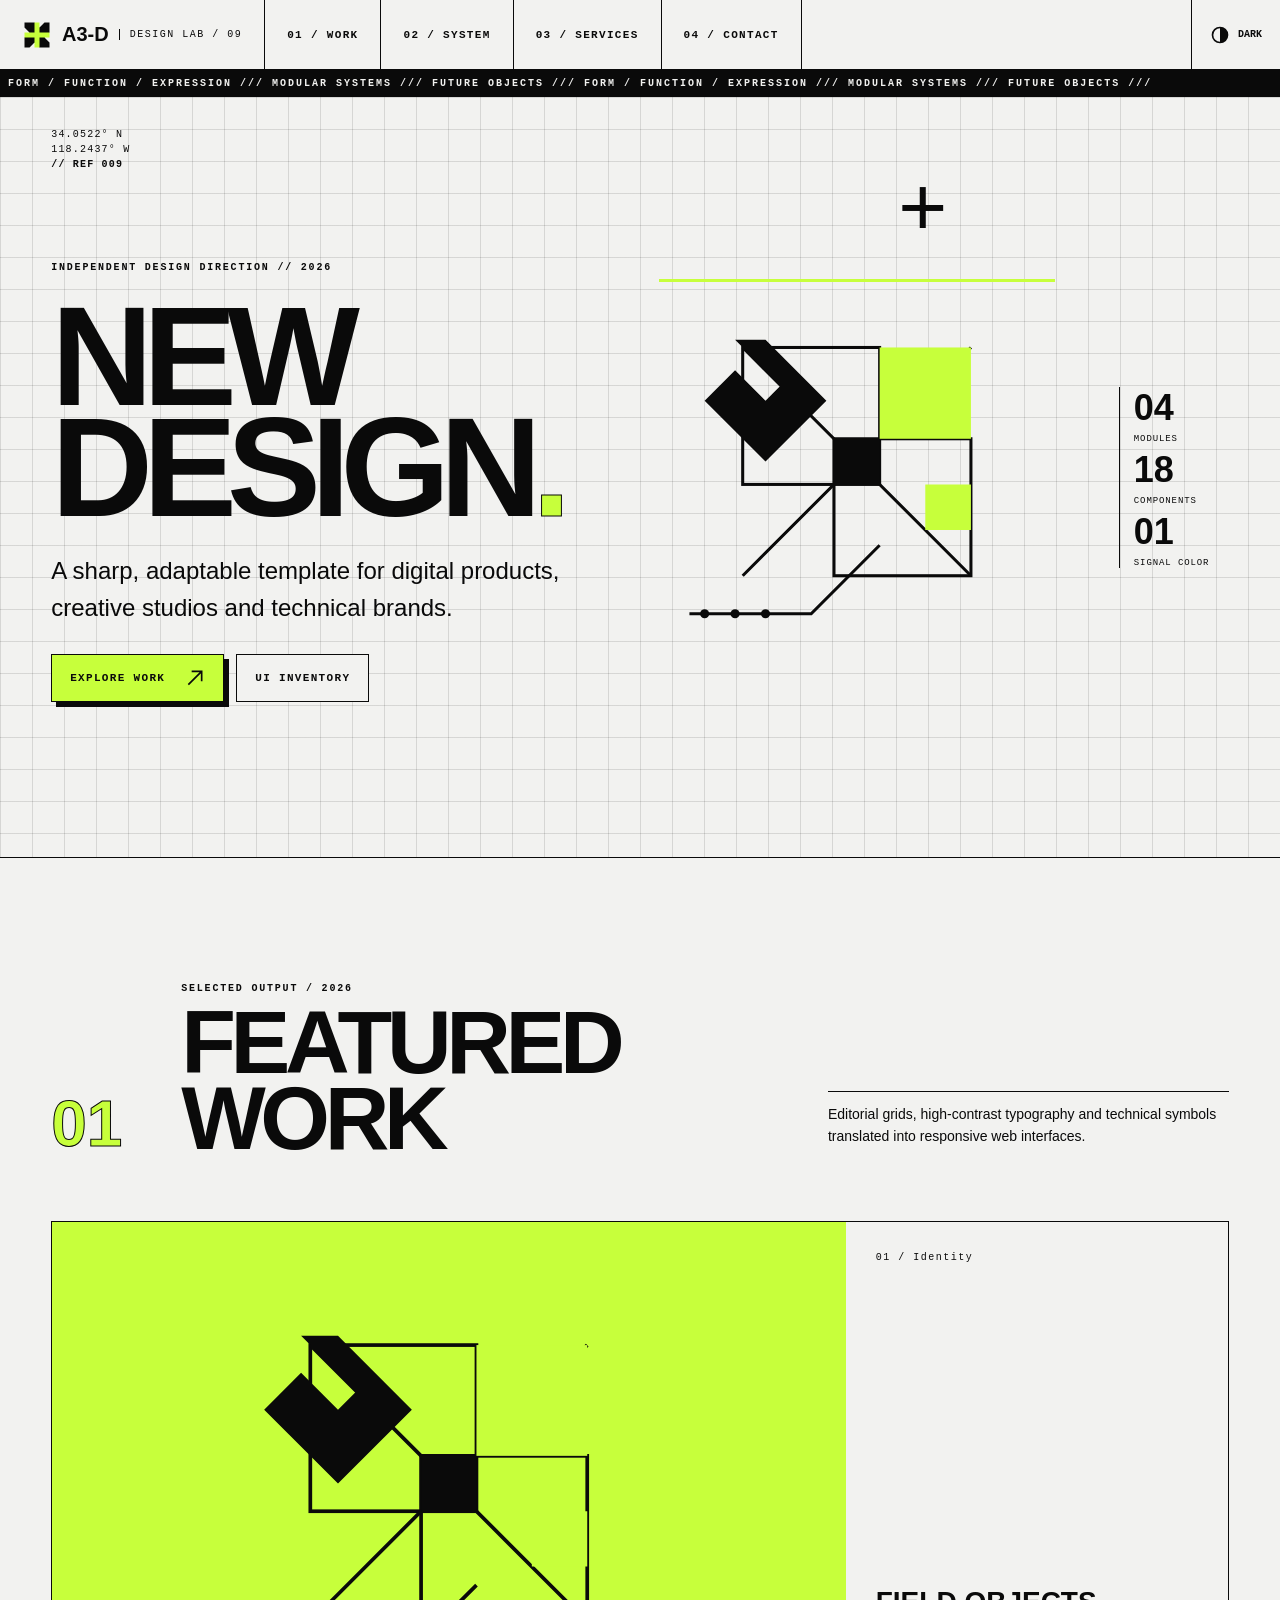
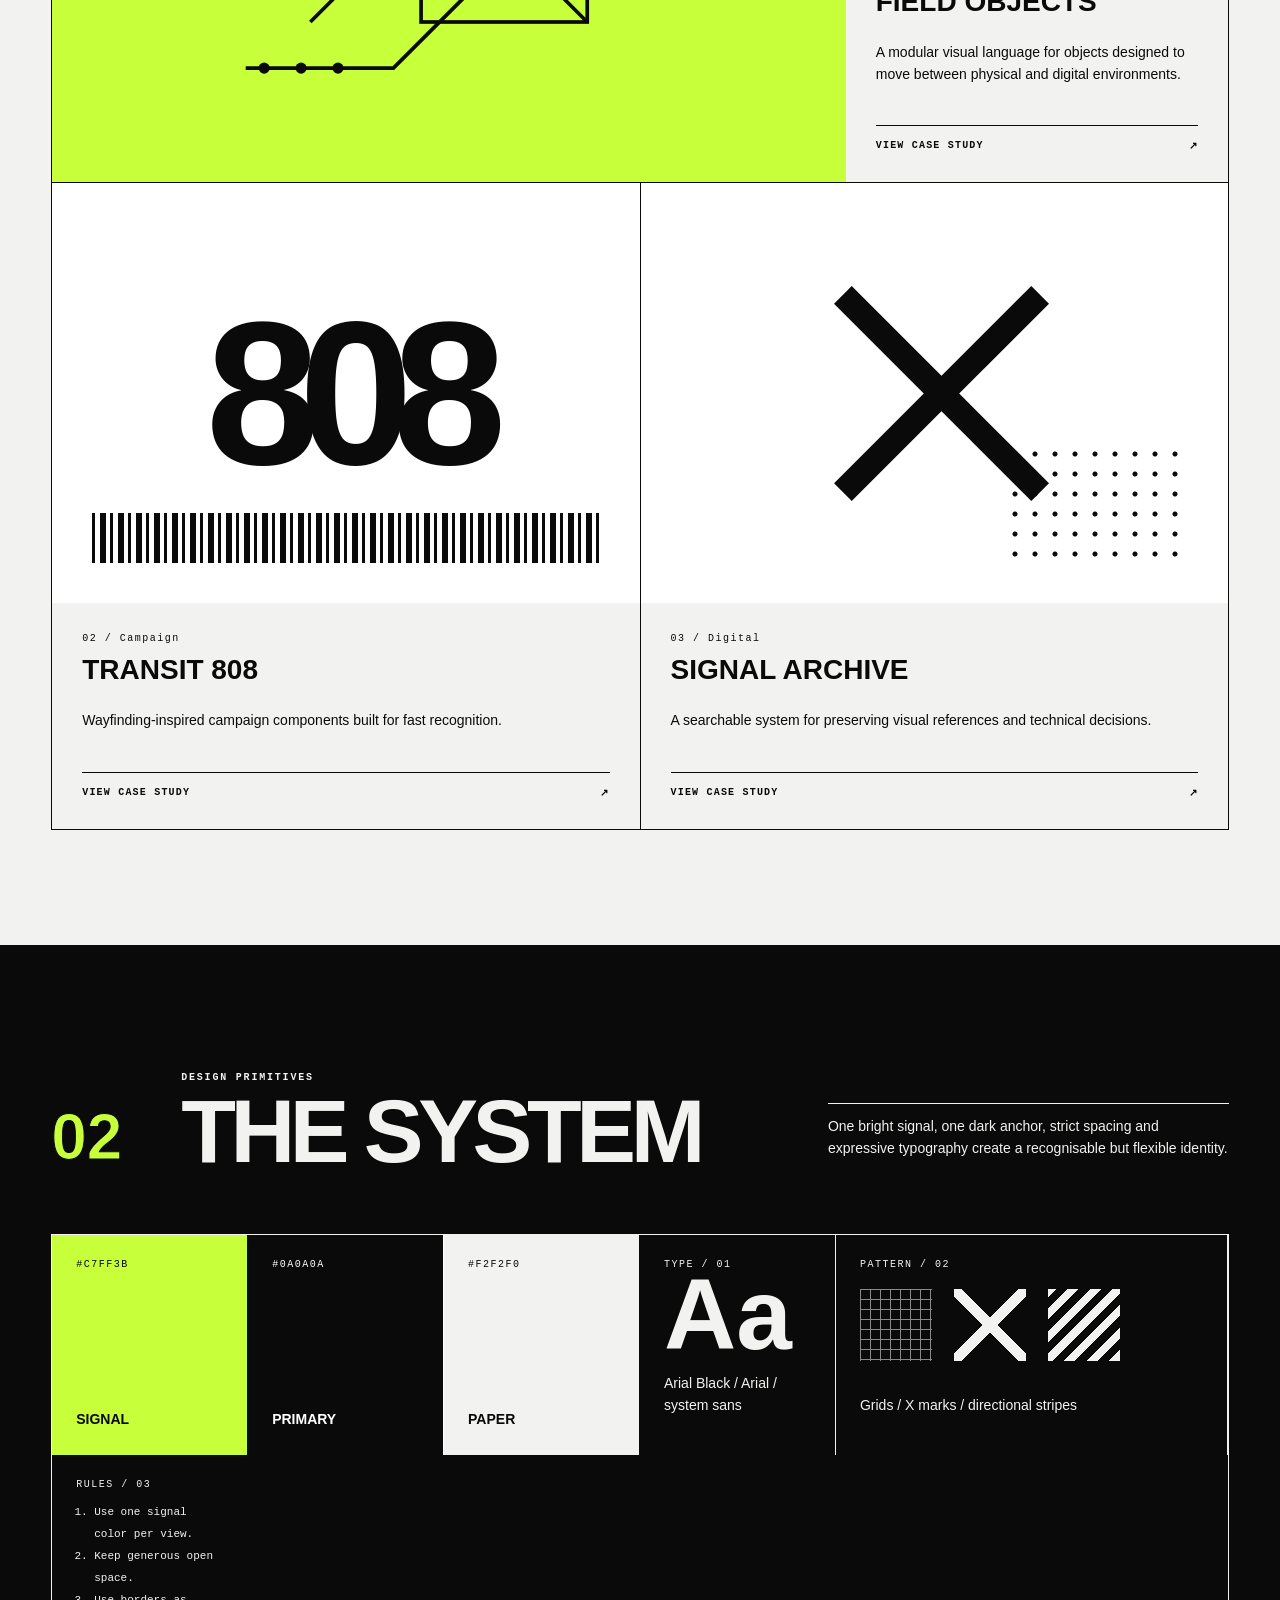
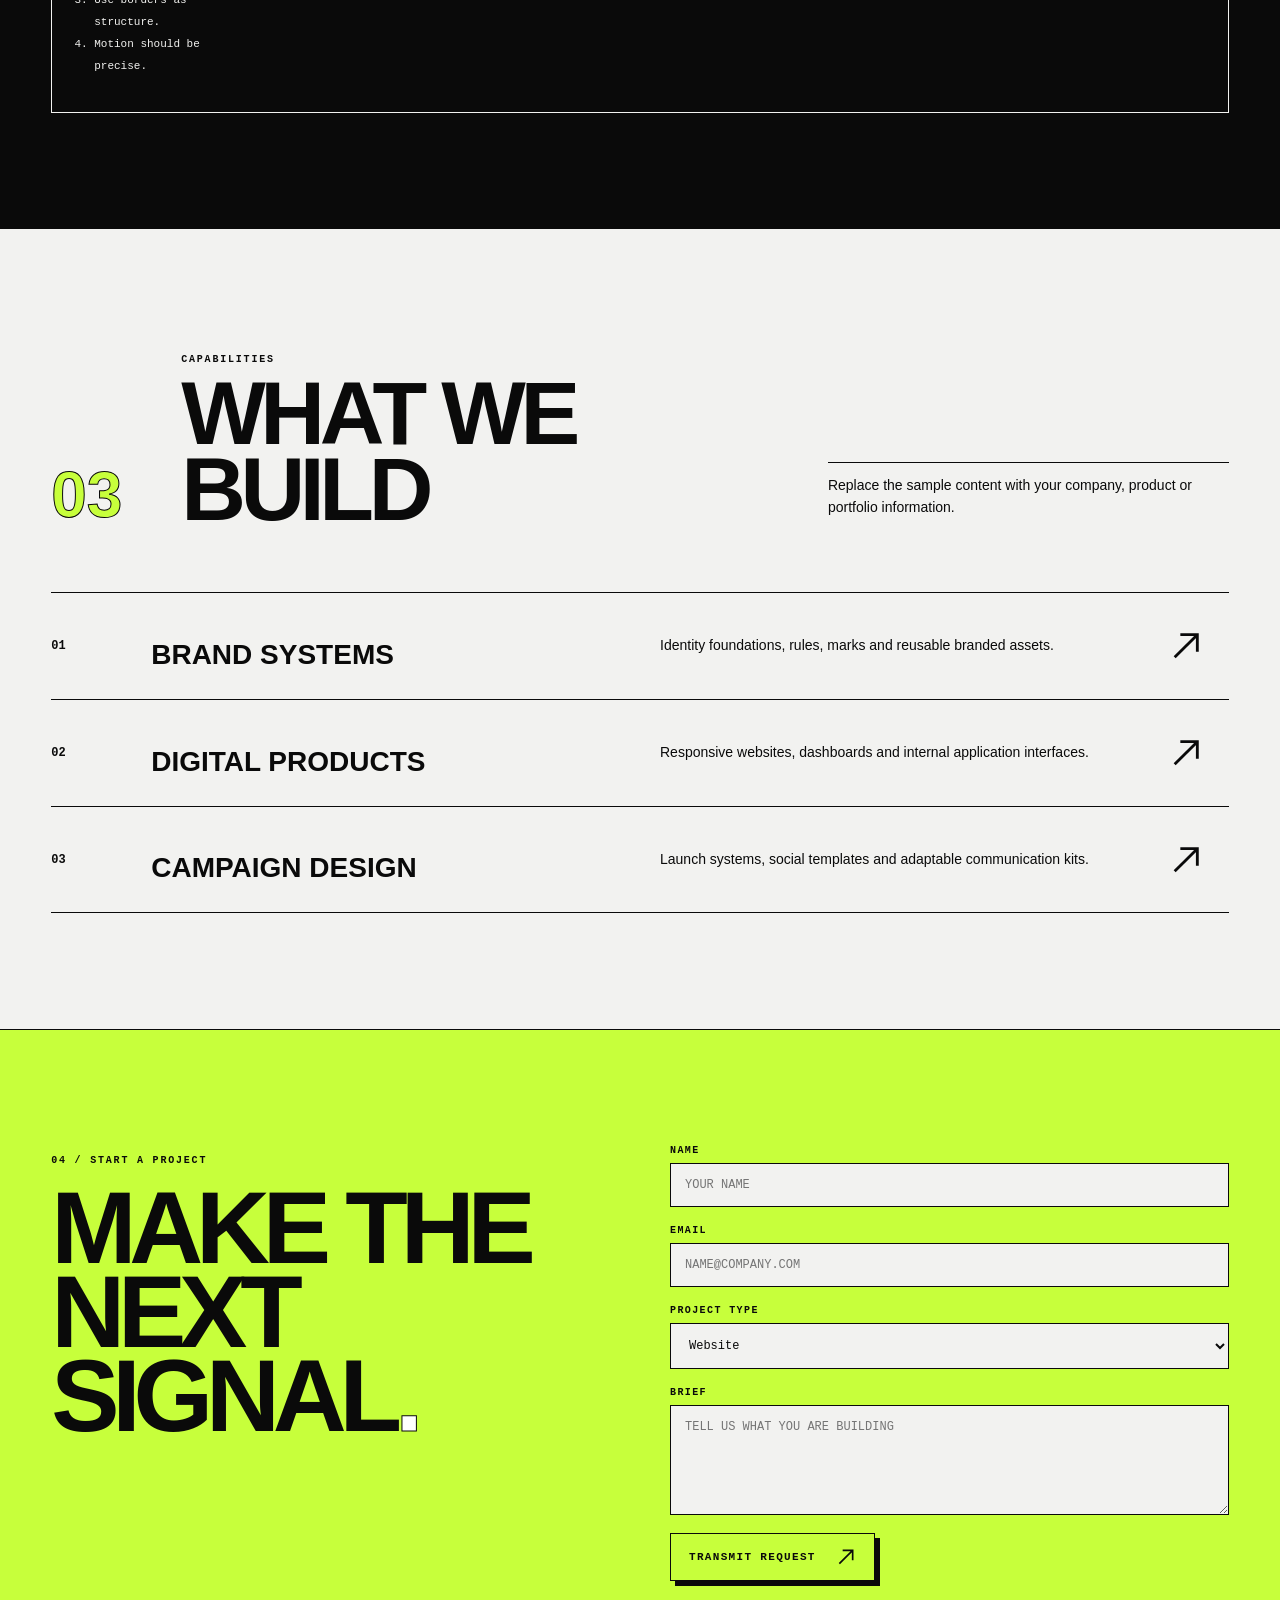
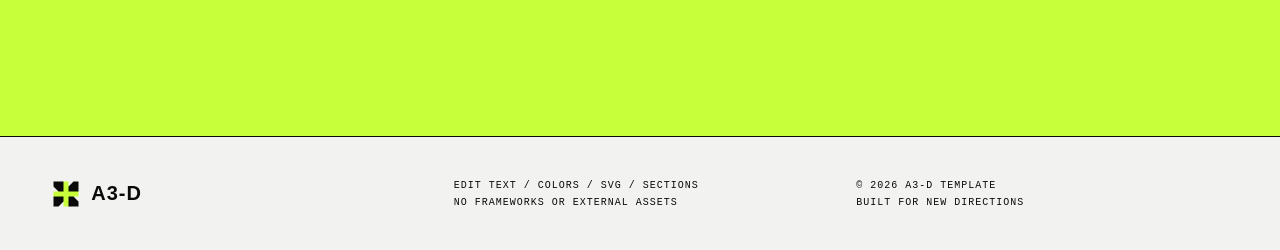
<file: a3d-tech-template/index.html>
<!doctype html>
<html lang="en" data-theme="light">
<head>
  <meta charset="utf-8">
  <meta name="viewport" content="width=device-width,initial-scale=1">
  <meta name="description" content="A3-D technical editorial website template">
  <title>A3-D // New Design System</title>
  <link rel="icon" href="assets/svg/mark.svg" type="image/svg+xml">
  <link rel="stylesheet" href="assets/css/a3d.css">
  <script>try{document.documentElement.dataset.theme=localStorage.getItem('a3d-theme')||'light'}catch(e){}</script>
</head>
<body>
<a class="skip" href="#main">Skip to content</a>
<header class="topbar" data-nav>
  <a class="brand" href="#top" aria-label="A3-D home"><svg aria-hidden="true"><use href="assets/svg/icons.svg#mark"></use></svg><span>A3-D</span><small>DESIGN LAB / 09</small></a>
  <button class="menu" type="button" data-menu aria-expanded="false" aria-controls="navlinks"><svg><use href="assets/svg/icons.svg#menu"></use></svg><span>Menu</span></button>
  <nav id="navlinks" aria-label="Primary"><a href="#work">01 / Work</a><a href="#system">02 / System</a><a href="#services">03 / Services</a><a href="#contact">04 / Contact</a></nav>
  <button class="theme" type="button" data-theme-toggle aria-label="Toggle dark mode"><svg><use href="assets/svg/icons.svg#contrast"></use></svg><span data-theme-label>Dark</span></button>
</header>
<div class="ticker" aria-hidden="true"><span>FORM / FUNCTION / EXPRESSION /// MODULAR SYSTEMS /// FUTURE OBJECTS /// FORM / FUNCTION / EXPRESSION /// MODULAR SYSTEMS /// FUTURE OBJECTS ///</span></div>
<main id="main">
  <section class="hero grid-field" id="top">
    <div class="hero-code">34.0522° N<br>118.2437° W<br><b>// REF 009</b></div>
    <div class="hero-copy"><p class="eyebrow">Independent design direction // 2026</p><h1>NEW<br>DESIGN<span>.</span></h1><p class="lead">A sharp, adaptable template for digital products, creative studios and technical brands.</p><div class="actions"><a class="button primary" href="#work">Explore work <svg><use href="assets/svg/icons.svg#arrow"></use></svg></a><a class="button" href="components.html">UI inventory</a></div></div>
    <div class="hero-art" aria-hidden="true"><svg viewBox="0 0 520 520"><use href="assets/svg/icons.svg#construct"></use></svg><span class="scan"></span></div>
    <aside class="hero-index"><b>04</b><span>MODULES</span><b>18</b><span>COMPONENTS</span><b>01</b><span>SIGNAL COLOR</span></aside>
  </section>

  <section class="section" id="work">
    <header class="section-head"><span class="section-no">01</span><div><p class="eyebrow">Selected output / 2026</p><h2>Featured work</h2></div><p>Editorial grids, high-contrast typography and technical symbols translated into responsive web interfaces.</p></header>
    <div class="project-grid">
      <article class="project project-wide"><div class="project-visual visual-a"><svg><use href="assets/svg/icons.svg#construct"></use></svg></div><div class="project-meta"><span>01 / Identity</span><h3>Field Objects</h3><p>A modular visual language for objects designed to move between physical and digital environments.</p><a href="#contact">View case study <span>↗</span></a></div></article>
      <article class="project"><div class="project-visual visual-b"><div class="big-number">808</div><div class="barcode"></div></div><div class="project-meta"><span>02 / Campaign</span><h3>Transit 808</h3><p>Wayfinding-inspired campaign components built for fast recognition.</p><a href="#contact">View case study <span>↗</span></a></div></article>
      <article class="project"><div class="project-visual visual-c"><span class="xmark"></span><div class="dot-matrix"></div></div><div class="project-meta"><span>03 / Digital</span><h3>Signal Archive</h3><p>A searchable system for preserving visual references and technical decisions.</p><a href="#contact">View case study <span>↗</span></a></div></article>
    </div>
  </section>

  <section class="section inverse" id="system">
    <header class="section-head"><span class="section-no">02</span><div><p class="eyebrow">Design primitives</p><h2>The system</h2></div><p>One bright signal, one dark anchor, strict spacing and expressive typography create a recognisable but flexible identity.</p></header>
    <div class="system-grid">
      <div class="swatch lime"><span>#C7FF3B</span><b>SIGNAL</b></div><div class="swatch ink"><span>#0A0A0A</span><b>PRIMARY</b></div><div class="swatch paper"><span>#F2F2F0</span><b>PAPER</b></div>
      <div class="type-card"><span>TYPE / 01</span><b>Aa</b><p>Arial Black / Arial / system sans</p></div>
      <div class="pattern-card"><span>PATTERN / 02</span><div class="pattern-row"><i class="grid-mini"></i><i class="xmini"></i><i class="stripe-mini"></i></div><p>Grids / X marks / directional stripes</p></div>
      <div class="rules"><span>RULES / 03</span><ol><li>Use one signal color per view.</li><li>Keep generous open space.</li><li>Use borders as structure.</li><li>Motion should be precise.</li></ol></div>
    </div>
  </section>

  <section class="section" id="services">
    <header class="section-head"><span class="section-no">03</span><div><p class="eyebrow">Capabilities</p><h2>What we build</h2></div><p>Replace the sample content with your company, product or portfolio information.</p></header>
    <div class="service-list">
      <article><span>01</span><h3>Brand systems</h3><p>Identity foundations, rules, marks and reusable branded assets.</p><svg><use href="assets/svg/icons.svg#arrow"></use></svg></article>
      <article><span>02</span><h3>Digital products</h3><p>Responsive websites, dashboards and internal application interfaces.</p><svg><use href="assets/svg/icons.svg#arrow"></use></svg></article>
      <article><span>03</span><h3>Campaign design</h3><p>Launch systems, social templates and adaptable communication kits.</p><svg><use href="assets/svg/icons.svg#arrow"></use></svg></article>
    </div>
  </section>

  <section class="contact" id="contact">
    <div><p class="eyebrow">04 / Start a project</p><h2>MAKE THE<br>NEXT SIGNAL<span>.</span></h2></div>
    <form class="contact-form" data-contact-form novalidate><label>Name<input name="name" required placeholder="YOUR NAME"></label><label>Email<input name="email" type="email" required placeholder="NAME@COMPANY.COM"></label><label>Project type<select name="type"><option>Website</option><option>Design system</option><option>Digital product</option><option>Brand identity</option></select></label><label>Brief<textarea name="brief" required placeholder="TELL US WHAT YOU ARE BUILDING"></textarea></label><button class="button primary" type="submit">Transmit request <svg><use href="assets/svg/icons.svg#arrow"></use></svg></button><p class="form-status" data-form-status role="status" aria-live="polite"></p></form>
  </section>
</main>
<footer><div class="brand-foot"><svg><use href="assets/svg/icons.svg#mark"></use></svg><b>A3-D</b></div><p>EDIT TEXT / COLORS / SVG / SECTIONS<br>NO FRAMEWORKS OR EXTERNAL ASSETS</p><p>© <span data-year></span> A3-D TEMPLATE<br>BUILT FOR NEW DIRECTIONS</p></footer>
<script src="assets/js/a3d.js" defer></script>
</body></html>
</file>
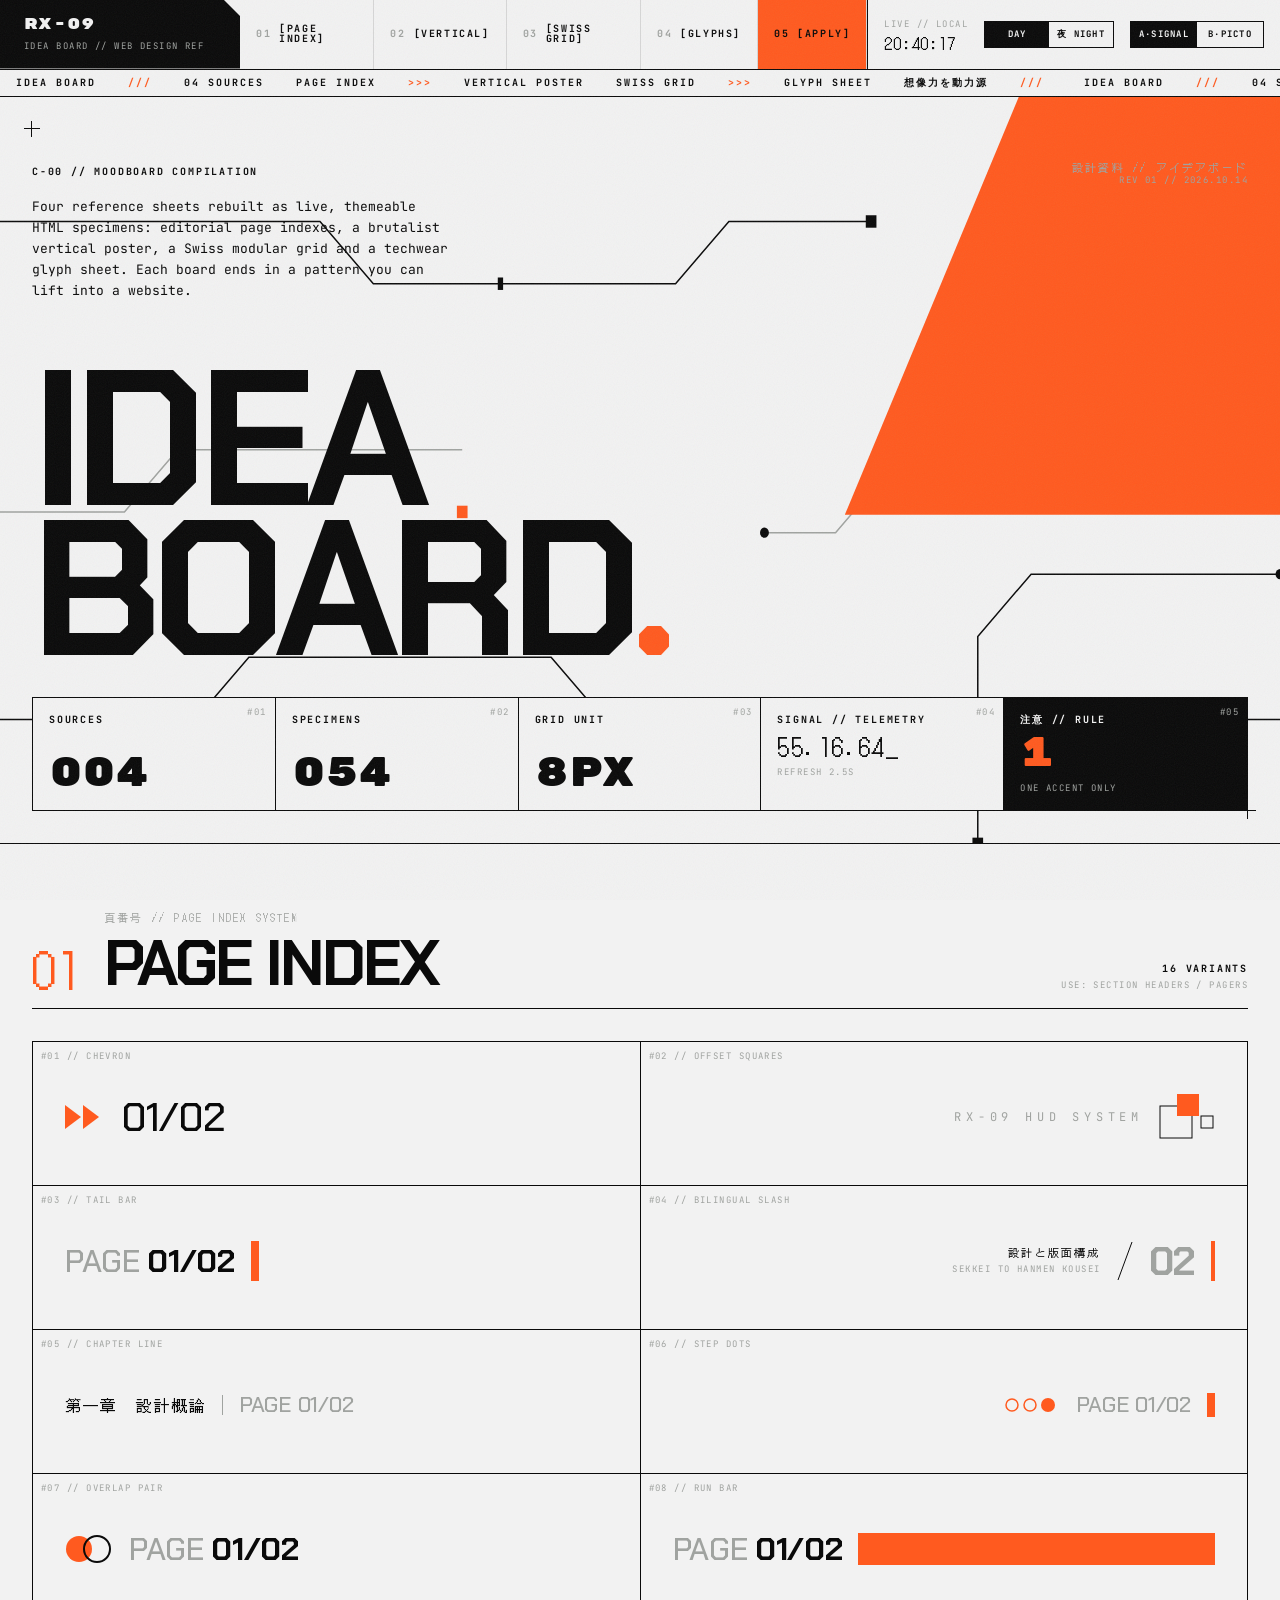
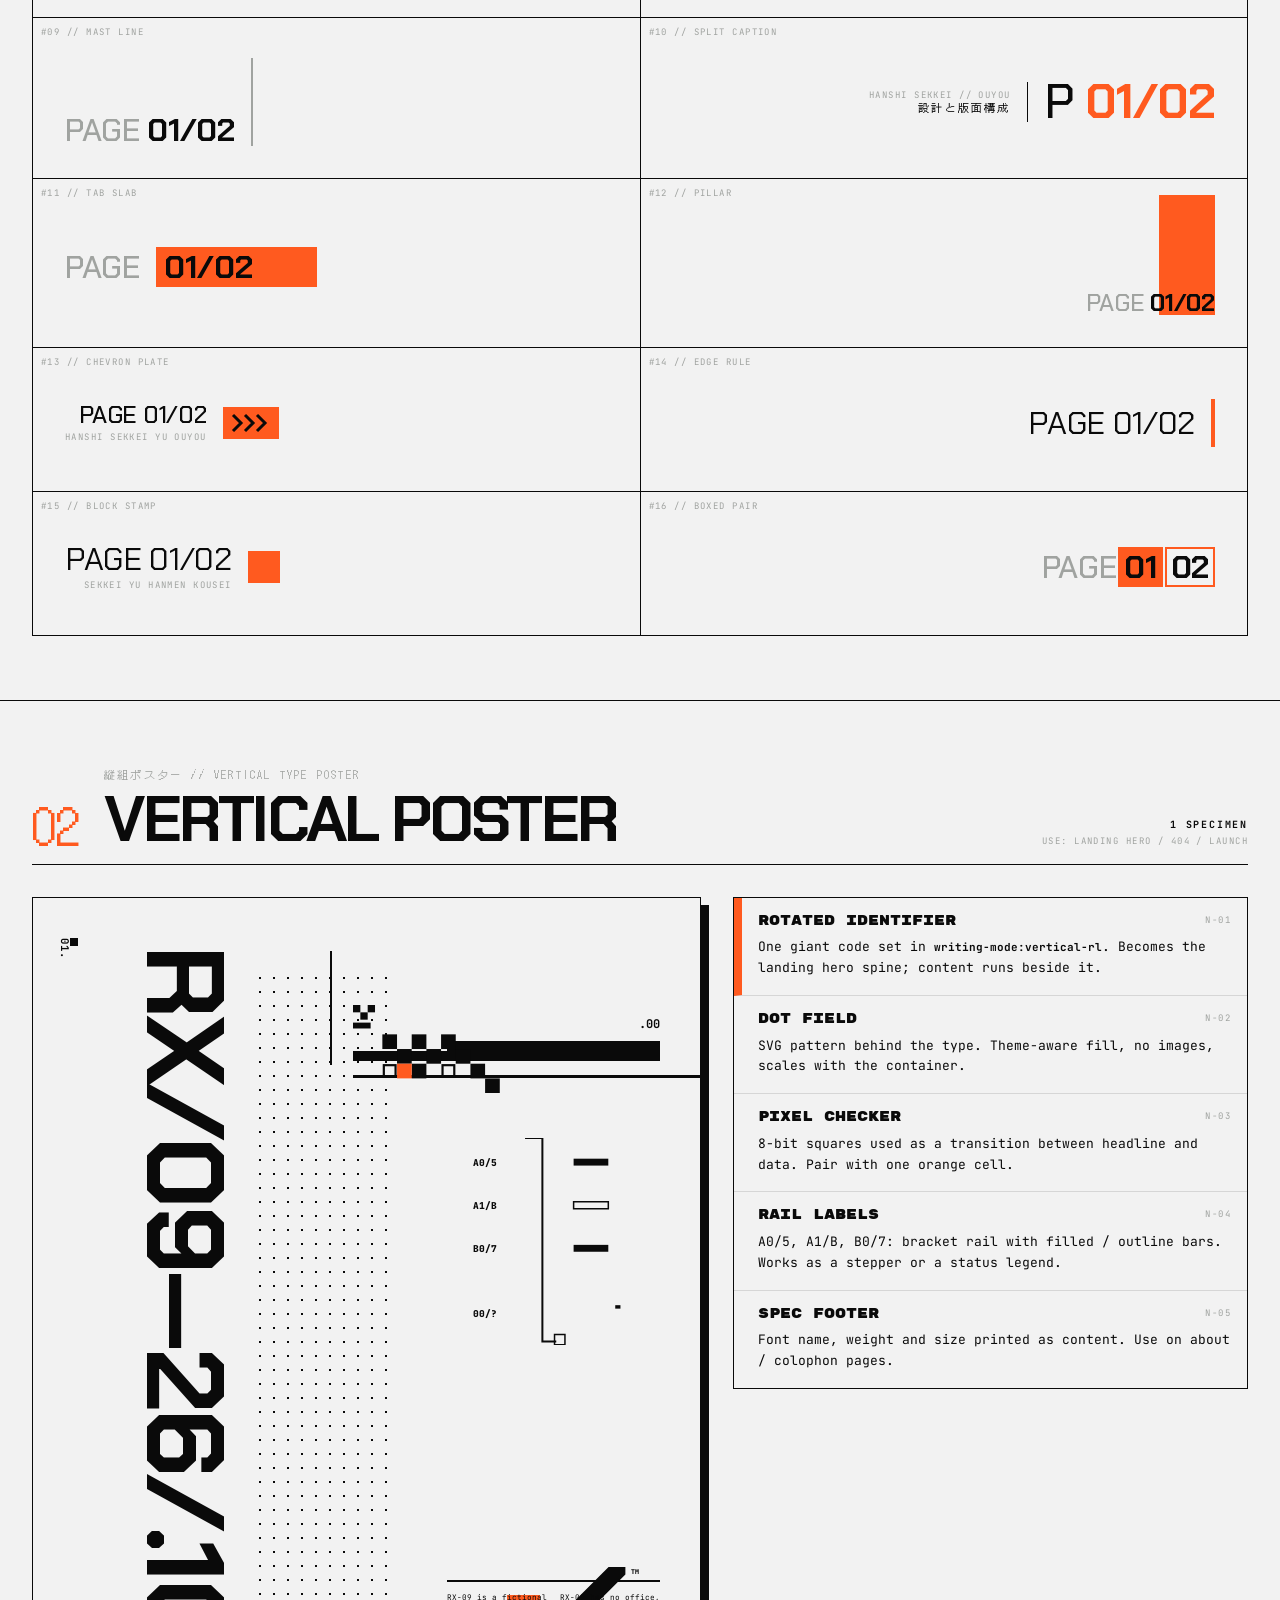
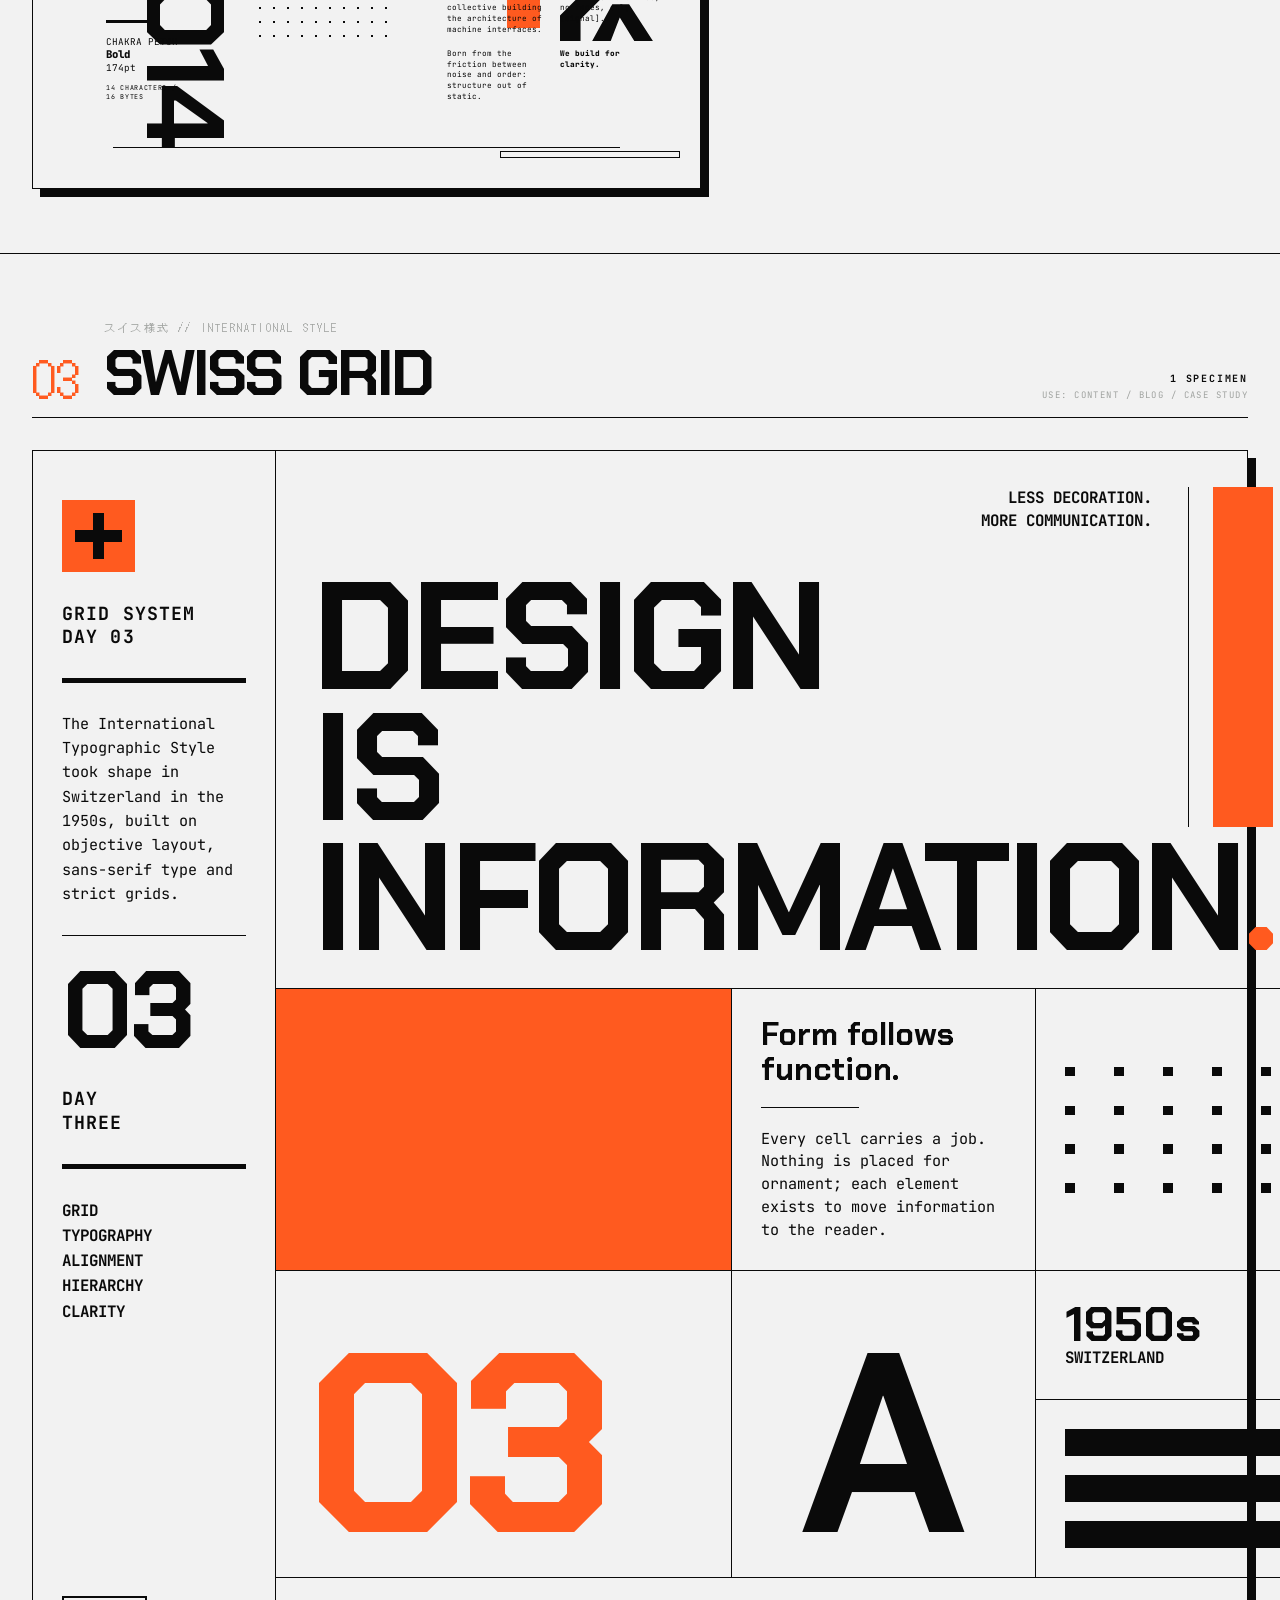
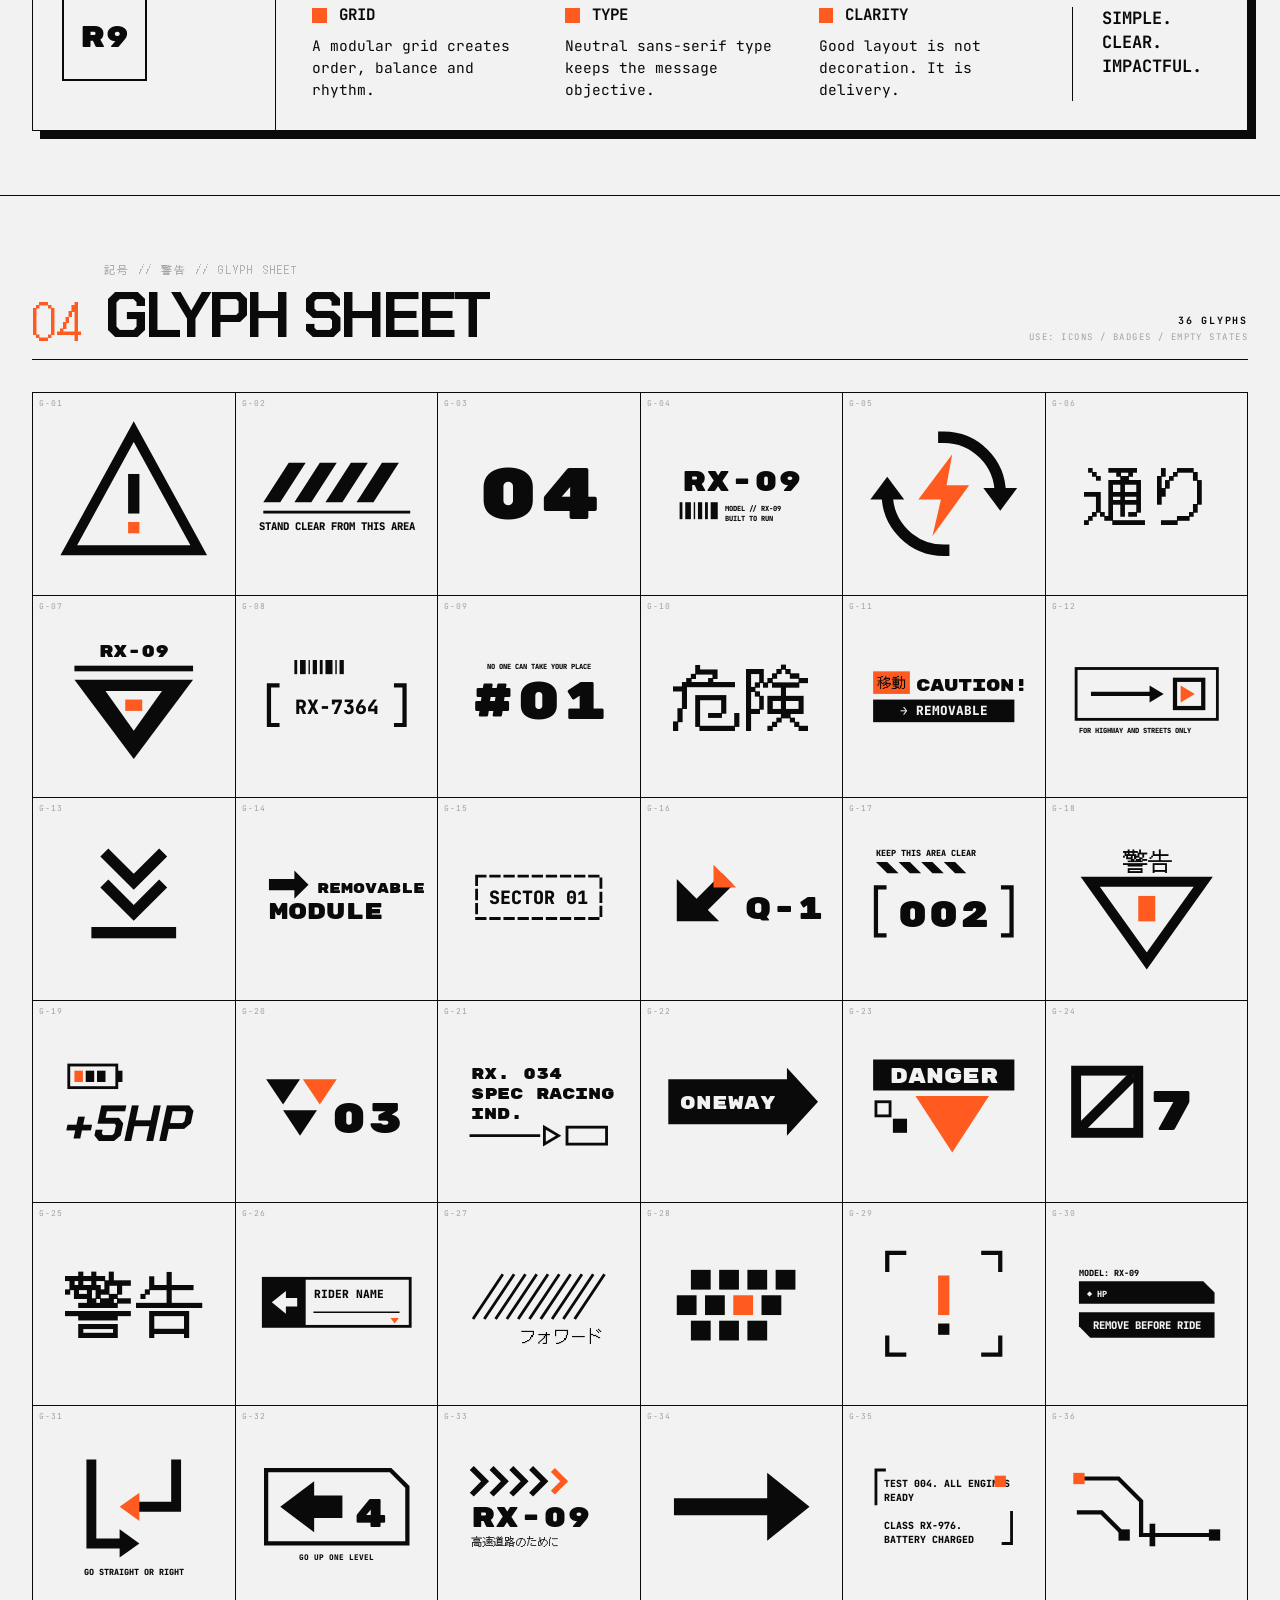
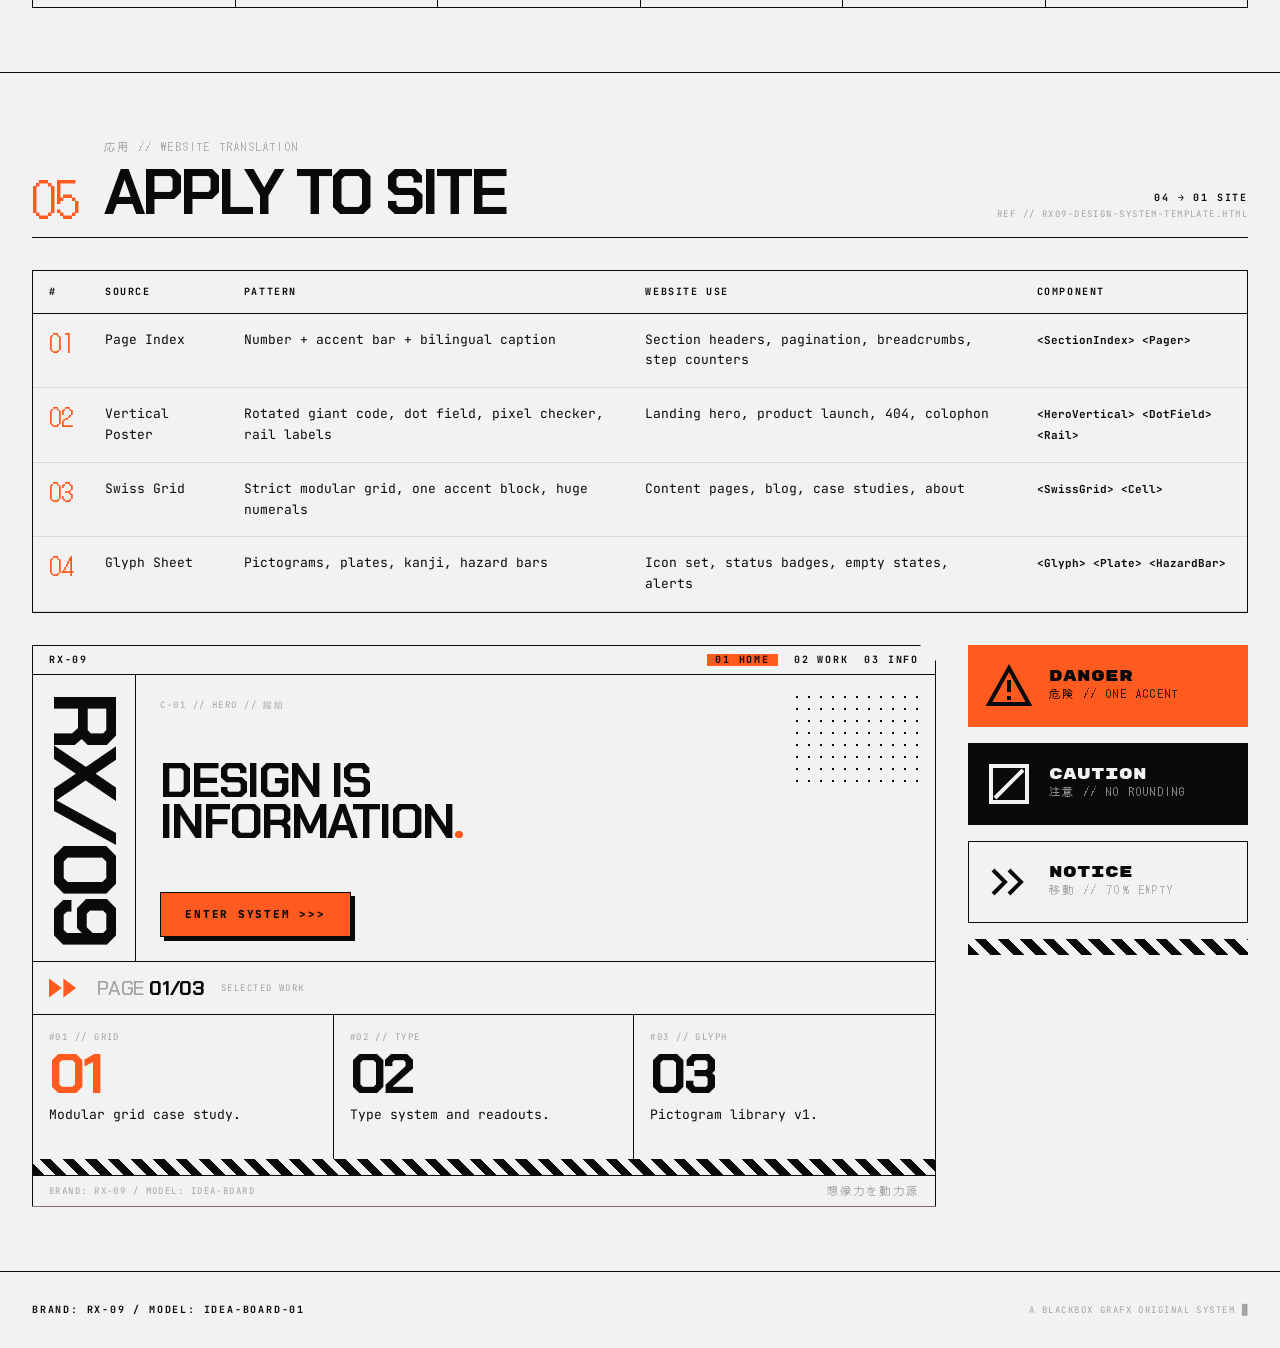
<file: rx09-idea-board.html>
<!DOCTYPE html>
<html lang="en" data-theme="light" data-accent="signal">
<head>
<meta charset="UTF-8">
<meta name="viewport" content="width=device-width, initial-scale=1">
<title>RX-09 // IDEA BOARD — WEBSITE DESIGN REFERENCE</title>
<script>
/* no-flash theme boot */
(function(){var d=document.documentElement;try{var t=localStorage.getItem("app_theme");var a=localStorage.getItem("app_accent");if(!t){t=window.matchMedia&&matchMedia("(prefers-color-scheme: dark)").matches?"dark":"light";}d.setAttribute("data-theme",t);d.setAttribute("data-accent",a==="mono"?"mono":"signal");}catch(e){d.setAttribute("data-theme","light");d.setAttribute("data-accent","signal");}})();
</script>
<link rel="preconnect" href="https://fonts.googleapis.com">
<link rel="preconnect" href="https://fonts.gstatic.com" crossorigin>
<link href="https://fonts.googleapis.com/css2?family=Chakra+Petch:wght@400;500;700&family=DotGothic16&family=JetBrains+Mono:wght@400;700;800&family=Rubik+Mono+One&display=swap" rel="stylesheet">
<style>
/* ===== 00 // TOKENS ===== */
:root{
  --bg:#F2F2F2;--ink:#0A0A0A;--line:#D6D6D6;--gray:#A0A3A0;--slate:#3A4550;
  --accent:#FF5A1F;--on-accent:#0A0A0A;--field-focus:#FFF4EE;--u:8px;
  --hero:"Chakra Petch","Rubik Mono One",sans-serif;
  --display:"Rubik Mono One","Orbitron",sans-serif;
  --mono:"JetBrains Mono","Space Mono",monospace;
  --dot:"DotGothic16","JetBrains Mono",monospace;
  color-scheme:light;
}
[data-theme="dark"]{--bg:#0D0E0F;--ink:#ECECEC;--line:#2A2D30;--gray:#7F8481;--field-focus:#1A1410;color-scheme:dark}
[data-accent="mono"],.mode-b{--accent:var(--ink);--on-accent:var(--bg)}

/* ===== 01 // BASE ===== */
*,*::before,*::after{box-sizing:border-box;margin:0;padding:0;border-radius:0}
html{background:var(--bg);color:var(--ink);scroll-behavior:smooth}
body{font:400 13px/1.6 var(--mono);background:var(--bg);color:var(--ink);overflow-x:hidden;min-width:320px}
body::after{content:"";position:fixed;inset:0;pointer-events:none;z-index:200;opacity:.06;
  background-image:url("data:image/svg+xml,%3Csvg xmlns='http://www.w3.org/2000/svg' width='160' height='160'%3E%3Cfilter id='n'%3E%3CfeTurbulence type='fractalNoise' baseFrequency='.9' numOctaves='2' stitchTiles='stitch'/%3E%3C/filter%3E%3Crect width='100%25' height='100%25' filter='url(%23n)'/%3E%3C/svg%3E")}
[data-theme="dark"] body::after{opacity:.08;filter:invert(1)}
a{color:inherit;text-decoration:none}
button{font:inherit;color:inherit;background:none;border:0;cursor:pointer}
:focus-visible{outline:2px solid var(--accent);outline-offset:2px}
.sr-only{position:absolute;width:1px;height:1px;overflow:hidden;clip:rect(0 0 0 0);white-space:nowrap}
.skip{position:absolute;left:-9999px;top:8px;background:var(--ink);color:var(--bg);padding:8px 16px;z-index:300}
.skip:focus{left:8px}

/* ===== 02 // PRIMITIVES ===== */
.label{font:700 10px/1.2 var(--mono);letter-spacing:.18em;text-transform:uppercase}
.micro{font:400 9px/1.4 var(--mono);letter-spacing:.16em;text-transform:uppercase;color:var(--gray)}
.jp{font:400 11px/1.2 var(--dot);letter-spacing:.2em;color:var(--gray)}
.readout{font:400 48px/1 var(--display);letter-spacing:-.02em}
.lcd{font:400 24px/1 var(--dot);letter-spacing:.06em}
.svg-ink{stroke:var(--ink);fill:none}
.svg-gray{stroke:var(--gray);fill:none}
.svg-track{stroke:var(--line);fill:none}
.svg-accent{stroke:var(--accent);fill:none}
.svg-fill-ink{fill:var(--ink)}
.svg-fill-accent{fill:var(--accent)}
.svg-fill-bg{fill:var(--bg)}
.svg-fill-gray{fill:var(--gray)}
.nss{vector-effect:non-scaling-stroke}
.hazard{background:repeating-linear-gradient(45deg,var(--ink) 0 8px,var(--bg) 8px 16px);height:16px}
.cross{position:absolute;width:16px;height:16px}
.cross::before,.cross::after{content:"";position:absolute;background:var(--ink)}
.cross::before{left:7px;top:0;width:1px;height:16px}
.cross::after{top:7px;left:0;height:1px;width:16px}
.brackets{position:relative}
.brackets::before,.brackets::after{content:"";position:absolute;width:16px;height:16px;pointer-events:none}
.brackets::before{top:-1px;left:-1px;border-top:2px solid var(--ink);border-left:2px solid var(--ink)}
.brackets::after{bottom:-1px;right:-1px;border-bottom:2px solid var(--ink);border-right:2px solid var(--ink)}
.chip{display:inline-block;font:700 9px/1 var(--mono);letter-spacing:.16em;text-transform:uppercase;padding:4px 8px;border:1px solid var(--ink)}
.chip.ok{background:var(--ink);color:var(--bg)}
.chip.warn{background:var(--accent);color:var(--on-accent);border-color:var(--accent)}
.blink{animation:blink 1s steps(1) infinite}
@keyframes blink{50%{opacity:0}}

/* ===== 03 // CONTROLS ===== */
.mode-switch{display:inline-grid;grid-template-columns:1fr 1fr;border:1px solid var(--ink);font:700 9px/1 var(--mono);letter-spacing:.14em;text-transform:uppercase}
.mode-switch span{padding:8px;white-space:nowrap}
.mode-switch[aria-checked="false"] span:first-child,.mode-switch[aria-checked="true"] span:last-child{background:var(--ink);color:var(--bg)}
.mode-switch:hover{box-shadow:4px 4px 0 var(--ink)}
.mode-switch:active{transform:translate(4px,4px);box-shadow:none}

/* ===== 04 // LAYOUT ===== */
.top{position:sticky;top:0;z-index:50;background:var(--bg);border-bottom:1px solid var(--ink);display:grid;grid-template-columns:240px 1fr auto;align-items:stretch}
.brand{background:var(--ink);color:var(--bg);padding:16px 24px;clip-path:polygon(0 0,calc(100% - 16px) 0,100% 16px,100% 100%,0 100%);display:flex;flex-direction:column;justify-content:center}
.brand b{font:400 16px/1 var(--display);letter-spacing:.02em}
.brand .micro{color:var(--gray);margin-top:8px}
.nav{display:flex;align-items:stretch}
.nav a{display:flex;align-items:center;gap:8px;padding:0 16px;border-right:1px solid var(--line);font:700 10px/1 var(--mono);letter-spacing:.16em;text-transform:uppercase}
.nav a i{font-style:normal;color:var(--gray)}
.nav a:hover{background:var(--ink);color:var(--bg)}
.nav a[aria-current="true"]{background:var(--accent);color:var(--on-accent)}
.nav a[aria-current="true"] i{color:var(--on-accent)}
.top-r{display:flex;align-items:center;gap:16px;padding:8px 16px;border-left:1px solid var(--ink)}
.clock{display:flex;flex-direction:column;gap:4px}
.clock .lcd{font-size:16px}
.ticker{border-bottom:1px solid var(--ink);overflow:hidden;white-space:nowrap;font:700 10px/1 var(--mono);letter-spacing:.2em;text-transform:uppercase;padding:8px 0}
.ticker-in{display:inline-block;animation:tick 40s steps(400) infinite}
.ticker-in span{padding:0 16px}
.ticker-in .hl{color:var(--accent)}
@keyframes tick{to{transform:translateX(-50%)}}

.sec{position:relative;padding:64px 32px;border-bottom:1px solid var(--ink)}
.sec-head{display:grid;grid-template-columns:auto 1fr auto;gap:24px;align-items:end;margin-bottom:32px;padding-bottom:16px;border-bottom:1px solid var(--ink)}
.sec-idx{font:400 48px/1 var(--dot);color:var(--accent)}
.sec-title{font:700 clamp(32px,5vw,64px)/.85 var(--hero);text-transform:uppercase;letter-spacing:-.045em;margin-top:8px}
.sec-meta{text-align:right;display:flex;flex-direction:column;gap:4px}

/* ===== 05 // HERO ===== */
.hero{position:relative;overflow:hidden;padding:64px 32px 32px;border-bottom:1px solid var(--ink);min-height:640px;display:flex;flex-direction:column;justify-content:space-between}
.trace{position:absolute;inset:0;width:100%;height:100%;pointer-events:none}
.hero-diag{position:absolute;right:0;top:0;width:34%;height:56%;background:var(--accent);clip-path:polygon(40% 0,100% 0,100% 100%,0 100%)}
.hero-top{position:relative;display:flex;justify-content:space-between;gap:24px;flex-wrap:wrap}
.hero-top .lead{max-width:420px}
.hero-top p{margin-top:16px}
.giant{position:relative;font:700 clamp(64px,15vw,232px)/.78 var(--hero);letter-spacing:-.045em;text-transform:uppercase;margin:64px 0 32px}
.giant em{font-style:normal;color:var(--accent)}
.hero .cross.c1{top:24px;left:24px}.hero .cross.c2{bottom:24px;right:24px}
.cells{position:relative;display:grid;grid-template-columns:repeat(5,1fr);border:1px solid var(--ink);background:var(--bg)}
.cell{position:relative;padding:16px;border-right:1px solid var(--ink);display:flex;flex-direction:column;gap:8px;min-height:112px}
.cell:last-child{border-right:0}
.cell .tag{position:absolute;top:8px;right:8px}
.cell .readout{font-size:40px;margin-top:auto}
.cell.warn{background:var(--ink);color:var(--bg)}
.cell.warn .readout{color:var(--accent)}

/* ===== 06 // BOARD 01 PAGE INDEX ===== */
.pg-grid{display:grid;grid-template-columns:repeat(2,1fr);border-top:1px solid var(--ink);border-left:1px solid var(--ink)}
.pg-cell{position:relative;border-right:1px solid var(--ink);border-bottom:1px solid var(--ink);padding:40px 32px 32px;min-height:144px;display:flex;align-items:center}
.pg-cell:nth-child(even){justify-content:flex-end}
.pg-cell .tag{position:absolute;top:8px;left:8px}
.pg{display:flex;align-items:center;gap:16px;flex-wrap:wrap}
.pg-t{font:500 clamp(22px,3.2vw,32px)/1 var(--hero);letter-spacing:-.01em;color:var(--gray);text-transform:uppercase;white-space:nowrap}
.pg-t b{font-weight:700;color:var(--ink)}
.pg-num{font:500 clamp(28px,3.6vw,40px)/1 var(--hero);letter-spacing:-.02em}
.pg-bar{width:8px;height:40px;background:var(--accent);flex:none}
.pg-sub{display:block;margin-top:4px}
.stack{display:flex;flex-direction:column}
.stack.r{align-items:flex-end;text-align:right}
.spaced{font:400 12px/1 var(--mono);letter-spacing:.4em;color:var(--gray);text-transform:uppercase}
.v8 .long{flex:1;min-width:96px;height:32px;background:var(--accent)}
.v8{flex-wrap:nowrap;width:100%}
.v9 .tall{width:2px;height:88px;background:var(--gray);align-self:flex-end}
.v9{align-items:flex-end}
.v10 .rule{width:1px;height:40px;background:var(--ink)}
.v10 .big{font:500 48px/1 var(--hero);letter-spacing:-.02em}
.v10 .big b{font-weight:700;color:var(--accent)}
.v11 .blk{display:flex;align-items:center;background:var(--accent);color:var(--on-accent);padding:4px 64px 4px 8px;font:700 clamp(22px,3.2vw,32px)/1 var(--hero)}
.v12{position:relative;height:96px;width:160px;justify-content:flex-end;align-items:flex-end}
.v12 .tblk{position:absolute;right:0;top:-24px;width:56px;height:120px;background:var(--accent)}
.v12 .pg-t{position:relative}
.v12 .pg-t b{color:var(--on-accent)}
.chev-blk{display:flex;align-items:center;background:var(--accent);padding:4px 8px;height:32px}
.sq{width:32px;height:32px;background:var(--accent)}
.v14 .vl{width:4px;height:48px;background:var(--accent)}
.v16 .b1,.v16 .b2{display:inline-block;padding:2px 4px;margin-left:2px;font-weight:700}
.v16 .b1{background:var(--accent);color:var(--on-accent);border:2px solid var(--accent)}
.v16 .b2{border:2px solid var(--accent);color:var(--ink)}

/* ===== 07 // BOARD 02 VERTICAL POSTER ===== */
.two-up{display:grid;grid-template-columns:minmax(0,1.3fr) minmax(0,1fr);gap:32px;align-items:start}
.poster{position:relative;container-type:inline-size;aspect-ratio:3/4;border:1px solid var(--ink);background:var(--bg);overflow:hidden;box-shadow:8px 8px 0 var(--ink)}
.poster>*{position:absolute}
.ps-idx{left:4cqw;top:6cqw;writing-mode:vertical-rl;font:700 1.6cqw/1 var(--mono);letter-spacing:.1em}
.ps-idx::before{content:"";display:block;width:1.2cqw;height:1.2cqw;background:var(--ink);margin-bottom:1cqw}
.ps-vt{left:16cqw;top:7cqw;writing-mode:vertical-rl;font:700 16.5cqw/.8 var(--hero);letter-spacing:-.03em;text-transform:uppercase;white-space:nowrap}
.ps-dots{left:33cqw;top:11cqw;width:21cqw;height:76%}
.ps-vline{left:44.5cqw;top:8cqw;width:.3cqw;height:17cqw;background:var(--ink)}
.ps-h1{left:48cqw;right:6cqw;top:23cqw;height:1.4cqw;background:var(--ink)}
.ps-h1b{left:62cqw;right:6cqw;top:21.4cqw;height:1.6cqw;background:var(--ink)}
.ps-h2{left:48cqw;right:0;top:26.5cqw;height:.5cqw;background:var(--ink)}
.ps-00{right:6cqw;top:18cqw;font:700 1.8cqw/1 var(--mono)}
.ps-chk{left:48cqw;top:16cqw;width:22cqw}
.ps-rail{left:66cqw;top:36cqw;width:26cqw;height:31cqw}
.ps-mark{right:7cqw;bottom:22cqw;width:14cqw}
.ps-acc{right:24cqw;bottom:24cqw;width:5cqw;height:5cqw;background:var(--accent)}
.ps-txt{left:62cqw;right:6cqw;bottom:13cqw;display:grid;grid-template-columns:1fr 1fr;gap:2cqw;border-top:.3cqw solid var(--ink);padding-top:1.4cqw;font:400 1.15cqw/1.4 var(--mono)}
.ps-txt b{font-weight:800}
.ps-spec{left:11cqw;bottom:13cqw;font:400 1.4cqw/1.3 var(--mono)}
.ps-spec::before{content:"";display:block;width:7cqw;height:.4cqw;background:var(--ink);margin-bottom:2cqw}
.ps-spec strong{display:block;font-weight:800;font-size:1.6cqw}
.ps-spec small{display:block;margin-top:1.5cqw;font-size:1cqw;letter-spacing:.1em}
.ps-foot{left:12cqw;right:12cqw;bottom:6cqw;height:.2cqw;background:var(--ink)}
.ps-foot2{right:3cqw;bottom:4.6cqw;width:27cqw;height:1cqw;border:.25cqw solid var(--ink)}
.notes{display:flex;flex-direction:column;border:1px solid var(--ink)}
.note{position:relative;padding:16px 16px 16px 24px;border-bottom:1px solid var(--line)}
.note:last-child{border-bottom:0}
.note h3{font:400 13px/1.2 var(--display);margin-bottom:8px;text-transform:uppercase}
.note p{color:var(--ink)}
.note .tag{position:absolute;top:16px;right:16px}
.note.hot{border-left:8px solid var(--accent);padding-left:16px}

/* ===== 08 // BOARD 03 SWISS GRID ===== */
.swiss{container-type:inline-size;border:1px solid var(--ink);background:var(--bg);box-shadow:8px 8px 0 var(--ink)}
.sw{display:grid;grid-template-columns:20% 1fr;min-height:100%}
.sw-aside{padding:4cqw 2.4cqw;border-right:1px solid var(--ink);display:flex;flex-direction:column;gap:2.4cqw;font-size:max(9px,1.25cqw)}
.sw-plus{width:6cqw;height:6cqw;background:var(--accent);position:relative}
.sw-plus::before,.sw-plus::after{content:"";position:absolute;background:var(--on-accent)}
.sw-plus::before{left:42%;top:18%;width:16%;height:64%}
.sw-plus::after{top:42%;left:18%;height:16%;width:64%}
.sw-aside h4{font:700 max(10px,1.5cqw)/1.3 var(--mono);text-transform:uppercase;letter-spacing:.06em}
.sw-rule{height:.4cqw;background:var(--ink)}
.sw-thin{height:1px;background:var(--ink)}
.sw-big{font:700 9cqw/.85 var(--hero);letter-spacing:-.03em}
.sw-list{list-style:none;font:700 max(9px,1.3cqw)/1.6 var(--mono);text-transform:uppercase}
.sw-mono{margin-top:auto;width:7cqw;height:7cqw;border:2px solid var(--ink);display:grid;place-items:center;font:400 2.4cqw/1 var(--display)}
.sw-main{display:grid;grid-template-rows:auto auto auto}
.sw-head{position:relative;padding:4cqw 3cqw 2cqw;border-bottom:1px solid var(--ink)}
.sw-tag{position:absolute;right:13cqw;top:3cqw;text-align:right;font:700 max(9px,1.3cqw)/1.4 var(--mono);text-transform:uppercase}
.sw-vbar{position:absolute;right:3cqw;top:3cqw;width:5cqw;height:28cqw;background:var(--accent)}
.sw-vl{position:absolute;right:10cqw;top:3cqw;width:1px;height:28cqw;background:var(--ink)}
.sw-h{font:700 12.5cqw/.86 var(--hero);text-transform:uppercase;letter-spacing:-.035em;margin-top:6cqw;position:relative}
.sw-h i{font-style:normal;color:var(--accent)}
.sw-grid{display:grid;grid-template-columns:1.5fr 1fr .9fr;grid-template-rows:auto auto;border-bottom:1px solid var(--ink)}
.sw-grid>div{border-right:1px solid var(--ink);border-bottom:1px solid var(--ink);padding:2.4cqw}
.sw-grid>div:nth-child(3n){border-right:0}
.sw-grid>div:nth-child(n+4){border-bottom:0}
.sw-red{background:var(--accent);min-height:22cqw}
.sw-form h5{font:700 2.6cqw/1.1 var(--hero);margin-bottom:1.6cqw}
.sw-form hr{border:0;height:1px;background:var(--ink);width:40%;margin-bottom:1.6cqw}
.sw-form p{font-size:max(9px,1.25cqw);line-height:1.5}
.sw-dots{display:grid;grid-template-columns:repeat(5,1fr);gap:2.4cqw;align-content:center}
.sw-dots span{width:.8cqw;height:.8cqw;background:var(--ink)}
.sw-03{font:700 21cqw/.8 var(--hero);color:var(--accent);letter-spacing:-.04em;display:flex;align-items:flex-end}
.sw-A{font:700 21cqw/.8 var(--hero);display:flex;align-items:flex-end;justify-content:center}
.sw-yr{display:flex;flex-direction:column;justify-content:space-between;gap:2.4cqw;padding:0!important}
.sw-yr .y{padding:2.4cqw;border-bottom:1px solid var(--ink)}
.sw-yr .y b{display:block;font:700 4cqw/1 var(--hero)}
.sw-yr .y span{font:700 max(9px,1.3cqw)/1 var(--mono)}
.sw-bars{padding:0 2.4cqw 2.4cqw;display:flex;flex-direction:column;gap:1.6cqw}
.sw-bars span{height:2.2cqw;background:var(--ink)}
.sw-foot{display:grid;grid-template-columns:1fr 1fr 1fr .9fr;gap:2.4cqw;padding:2.4cqw 3cqw;font-size:max(9px,1.2cqw);line-height:1.5}
.sw-foot h6{font:700 max(9px,1.3cqw)/1 var(--mono);text-transform:uppercase;margin-bottom:1cqw;display:flex;align-items:center;gap:1cqw}
.sw-foot h6::before{content:"";width:1.2cqw;height:1.2cqw;background:var(--accent)}
.sw-foot .end{border-left:1px solid var(--ink);padding-left:2.4cqw;font:700 max(9px,1.4cqw)/1.4 var(--mono);text-transform:uppercase}

/* ===== 09 // BOARD 04 GLYPH SHEET ===== */
.gl-grid{display:grid;grid-template-columns:repeat(6,1fr);border-top:1px solid var(--ink);border-left:1px solid var(--ink)}
.gl{position:relative;aspect-ratio:1;border-right:1px solid var(--ink);border-bottom:1px solid var(--ink);display:grid;place-items:center;padding:16px;color:var(--ink)}
.gl:hover{background:var(--ink);color:var(--bg)}
[data-accent="mono"] .gl:hover .a{fill:var(--bg)}
.gl .tag{position:absolute;top:6px;left:6px;font:400 8px/1 var(--mono);letter-spacing:.14em;color:var(--gray)}
.gl svg{width:100%;height:100%;overflow:visible}
.gl .f{fill:currentColor}
.gl .s{fill:none;stroke:currentColor;stroke-linecap:square;stroke-linejoin:miter}
.gl .a{fill:var(--accent)}
.gl .as{fill:none;stroke:var(--accent)}
.gl .oa{fill:var(--on-accent)}
.gl .bgf{fill:var(--bg)}
.gl:hover .bgf{fill:var(--ink)}
.t-hero{font-family:var(--hero);font-weight:700}
.t-disp{font-family:var(--display)}
.t-mono{font-family:var(--mono);font-weight:800}
.t-dot{font-family:var(--dot)}

/* ===== 10 // BOARD 05 APPLY ===== */
.tbl-wrap{overflow-x:auto;border:1px solid var(--ink)}
table{width:100%;border-collapse:collapse;min-width:720px}
th{font:700 10px/1 var(--mono);letter-spacing:.16em;text-transform:uppercase;text-align:left;padding:16px;border-bottom:1px solid var(--ink)}
td{padding:16px;border-bottom:1px solid var(--line);vertical-align:top}
tbody tr:hover{background:var(--ink);color:var(--bg)}
td .dot-n{font:400 24px/1 var(--dot);color:var(--accent)}
tbody tr:hover .dot-n{color:var(--accent)}
code{font:700 11px/1 var(--mono)}
.comp{margin-top:32px;display:grid;grid-template-columns:minmax(0,1fr) 280px;gap:32px}
.site{border:1px solid var(--ink);box-shadow:8px 8px 0 var(--accent);clip-path:polygon(0 0,calc(100% - 16px) 0,100% 16px,100% 100%,0 100%);background:var(--bg)}
.s-nav{display:flex;align-items:center;justify-content:space-between;border-bottom:1px solid var(--ink);padding:8px 16px;gap:16px;flex-wrap:wrap}
.s-nav ul{list-style:none;display:flex;gap:16px}
.s-nav li.on{background:var(--accent);color:var(--on-accent);padding:0 8px}
.s-hero{display:grid;grid-template-columns:auto 1fr;border-bottom:1px solid var(--ink);min-height:240px}
.s-vt{writing-mode:vertical-rl;font:700 88px/.8 var(--hero);letter-spacing:-.04em;padding:16px;border-right:1px solid var(--ink)}
.s-hero-r{position:relative;padding:24px;display:flex;flex-direction:column;justify-content:space-between;gap:16px}
.s-hero-r .dots{position:absolute;right:16px;top:16px;width:128px;height:96px}
.s-hero-r h3{font:700 clamp(28px,4vw,48px)/.85 var(--hero);text-transform:uppercase;letter-spacing:-.04em;position:relative;max-width:420px}
.s-hero-r h3 i{font-style:normal;color:var(--accent)}
.s-cta{align-self:flex-start;font:800 11px/1 var(--mono);letter-spacing:.16em;text-transform:uppercase;padding:16px 24px;background:var(--accent);color:var(--on-accent);border:1px solid var(--ink);box-shadow:4px 4px 0 var(--ink)}
.s-cta:hover{background:var(--ink);color:var(--bg)}
.s-cta:active{transform:translate(4px,4px);box-shadow:none}
.s-idx{display:flex;align-items:center;gap:16px;padding:16px;border-bottom:1px solid var(--ink)}
.s-cards{display:grid;grid-template-columns:repeat(3,1fr)}
.s-cards article{padding:16px;border-right:1px solid var(--ink);display:flex;flex-direction:column;gap:8px;min-height:144px}
.s-cards article:last-child{border-right:0}
.s-cards b{font:700 56px/.8 var(--hero);letter-spacing:-.04em}
.s-cards article:first-child b{color:var(--accent)}
.s-foot{border-top:1px solid var(--ink);display:flex;justify-content:space-between;align-items:center;gap:16px;padding:8px 16px;flex-wrap:wrap}
.plates{display:flex;flex-direction:column;gap:16px}
.plate{display:grid;grid-template-columns:48px 1fr;align-items:center;gap:16px;padding:16px;border:1px solid var(--ink)}
.plate svg{width:48px;height:48px}
.plate b{font:400 16px/1 var(--display);display:block}
.plate.danger{background:var(--accent);color:var(--on-accent);border-color:var(--accent)}
.plate.danger .jp{color:var(--on-accent)}
.plate.caution{background:var(--ink);color:var(--bg)}
.plate.notice{background:var(--bg)}

/* ===== 11 // FOOTER ===== */
.foot{padding:32px;display:flex;justify-content:space-between;align-items:center;gap:16px;flex-wrap:wrap}

/* ===== 12 // RESPONSIVE ===== */
@media (max-width:1100px){
  .two-up,.comp{grid-template-columns:1fr}
  .gl-grid{grid-template-columns:repeat(4,1fr)}
  .cells{grid-template-columns:repeat(3,1fr)}
  .cell:nth-child(3){border-right:0}
  .cell:nth-child(-n+3){border-bottom:1px solid var(--ink)}
  .nav a{padding:0 8px}
  .nav a span{display:none}
}
@media (max-width:960px){
  .top{position:relative;grid-template-columns:1fr}
  .nav{display:grid;grid-template-columns:1fr 1fr;border-top:1px solid var(--ink)}
  .nav a{padding:16px;border-bottom:1px solid var(--line)}
  .nav a span{display:inline}
  .top-r{border-left:0;border-top:1px solid var(--ink);flex-wrap:wrap}
  .pg-grid{grid-template-columns:1fr}
  .pg-cell:nth-child(even){justify-content:flex-start}
  .hero-diag{width:50%;height:32%}
}
@media (max-width:640px){
  .sec{padding:48px 16px}
  .hero{padding:48px 16px 16px;min-height:0}
  .sec-head{grid-template-columns:1fr}
  .sec-meta{text-align:left}
  .meta-ne{display:none}
  .cells{grid-template-columns:1fr 1fr}
  .cell{border-bottom:1px solid var(--ink)}
  .cell:nth-child(odd){border-right:1px solid var(--ink)}
  .cell:nth-child(even),.cell:last-child{border-right:0}
  .gl-grid{grid-template-columns:repeat(2,1fr)}
  .pg-cell{padding:40px 16px 24px}
  .v8 .long{min-width:40px}
  .s-hero{grid-template-columns:1fr}
  .s-vt{writing-mode:horizontal-tb;font-size:48px;border-right:0;border-bottom:1px solid var(--ink)}
  .s-cards{grid-template-columns:1fr}
  .s-cards article{border-right:0;border-bottom:1px solid var(--ink)}
  .poster,.swiss,.site{box-shadow:4px 4px 0 var(--ink)}
}

/* ===== 13 // MOTION ===== */
@media (prefers-reduced-motion:reduce){*,*::before,*::after{animation:none!important;transition:none!important}html{scroll-behavior:auto}}
</style>
</head>
<body>
<a class="skip" href="#main">SKIP TO CONTENT</a>

<header class="top">
  <div class="brand">
    <b>RX-09</b>
    <span class="micro">IDEA BOARD // WEB DESIGN REF</span>
  </div>
  <nav class="nav" aria-label="Board sections">
    <a href="#b01" data-sec="b01"><i>01</i><span>[PAGE INDEX]</span></a>
    <a href="#b02" data-sec="b02"><i>02</i><span>[VERTICAL]</span></a>
    <a href="#b03" data-sec="b03"><i>03</i><span>[SWISS GRID]</span></a>
    <a href="#b04" data-sec="b04"><i>04</i><span>[GLYPHS]</span></a>
    <a href="#b05" data-sec="b05"><i>05</i><span>[APPLY]</span></a>
  </nav>
  <div class="top-r">
    <div class="clock"><span class="micro">LIVE // LOCAL</span><span class="lcd" id="clock">00:00:00</span></div>
    <button class="mode-switch" id="sw-theme" role="switch" aria-checked="false" aria-label="Dark mode"><span>DAY</span><span>夜 NIGHT</span></button>
    <button class="mode-switch" id="sw-accent" role="switch" aria-checked="false" aria-label="Pictogram mode"><span>A·SIGNAL</span><span>B·PICTO</span></button>
  </div>
</header>

<div class="ticker" aria-hidden="true"><div class="ticker-in">
  <span>IDEA BOARD</span><span class="hl">///</span><span>04 SOURCES</span><span>PAGE INDEX</span><span class="hl">&gt;&gt;&gt;</span><span>VERTICAL POSTER</span><span>SWISS GRID</span><span class="hl">&gt;&gt;&gt;</span><span>GLYPH SHEET</span><span>想像力を動力源</span><span class="hl">///</span>
  <span>IDEA BOARD</span><span class="hl">///</span><span>04 SOURCES</span><span>PAGE INDEX</span><span class="hl">&gt;&gt;&gt;</span><span>VERTICAL POSTER</span><span>SWISS GRID</span><span class="hl">&gt;&gt;&gt;</span><span>GLYPH SHEET</span><span>想像力を動力源</span><span class="hl">///</span>
</div></div>

<main id="main">

<!-- ===== HERO ===== -->
<section class="hero" aria-labelledby="hero-t">
  <svg class="trace" viewBox="0 0 1440 720" preserveAspectRatio="none" aria-hidden="true">
    <g stroke-width="1.5">
      <path class="svg-ink nss" d="M0 120 H360 L420 180 H760 L820 120 H980"/>
      <path class="svg-ink nss" d="M0 600 H220 L280 540 H620 L680 600 H1440"/>
      <path class="svg-ink nss" d="M1100 720 V520 L1160 460 H1440"/>
      <path class="svg-gray nss" d="M0 400 H140 L200 340 H520"/>
      <path class="svg-gray nss" d="M1440 300 H1240 L1180 360 H1000 L940 420 H860"/>
    </g>
    <rect class="svg-fill-ink" x="974" y="114" width="12" height="12"/>
    <rect class="svg-fill-ink" x="1094" y="714" width="12" height="6"/>
    <rect class="svg-fill-accent" x="514" y="394" width="12" height="12"/>
    <circle class="svg-fill-ink" cx="860" cy="420" r="5"/>
    <circle class="svg-fill-ink" cx="1440" cy="460" r="5"/>
    <rect class="svg-fill-ink" x="560" y="174" width="6" height="12"/>
    <rect class="svg-fill-ink" x="400" y="594" width="6" height="12"/>
  </svg>
  <div class="hero-diag" aria-hidden="true"></div>
  <span class="cross c1" aria-hidden="true"></span>
  <span class="cross c2" aria-hidden="true"></span>

  <div class="hero-top">
    <div class="lead">
      <span class="label">C-00 // MOODBOARD COMPILATION</span>
      <p>Four reference sheets rebuilt as live, themeable HTML specimens: editorial page indexes, a brutalist vertical poster, a Swiss modular grid and a techwear glyph sheet. Each board ends in a pattern you can lift into a website.</p>
    </div>
    <div class="stack r">
      <span class="jp">設計資料 // アイデアボード</span>
      <span class="micro">REV 01 // 2026.10.14</span>
    </div>
  </div>

  <h1 class="giant" id="hero-t">IDEA<br>BOARD<em>.</em></h1>

  <div class="cells">
    <div class="cell"><span class="micro tag">#01</span><span class="label">SOURCES</span><span class="readout" data-count="4" data-pad="3">004</span></div>
    <div class="cell"><span class="micro tag">#02</span><span class="label">SPECIMENS</span><span class="readout" data-count="54" data-pad="3">054</span></div>
    <div class="cell"><span class="micro tag">#03</span><span class="label">GRID UNIT</span><span class="readout">8PX</span></div>
    <div class="cell"><span class="micro tag">#04</span><span class="label">SIGNAL // TELEMETRY</span><span class="lcd" id="telemetry">00.19.90_</span><span class="micro">REFRESH 2.5S</span></div>
    <div class="cell warn"><span class="micro tag">#05</span><span class="label">注意 // RULE</span><span class="readout">1</span><span class="micro">ONE ACCENT ONLY</span></div>
  </div>
</section>

<!-- ===== BOARD 01 ===== -->
<section class="sec" id="b01" aria-labelledby="b01-t">
  <div class="sec-head">
    <span class="sec-idx" aria-hidden="true">01</span>
    <div><span class="jp">頁番号 // PAGE INDEX SYSTEM</span><h2 class="sec-title" id="b01-t">Page Index</h2></div>
    <div class="sec-meta"><span class="label">16 VARIANTS</span><span class="micro meta-ne">USE: SECTION HEADERS / PAGERS</span></div>
  </div>

  <div class="pg-grid">
    <div class="pg-cell"><span class="micro tag">#01 // CHEVRON</span>
      <div class="pg"><svg width="40" height="24" viewBox="0 0 40 24" aria-hidden="true"><polygon class="svg-fill-accent" points="0,0 16,12 0,24"/><polygon class="svg-fill-accent" points="18,0 34,12 18,24"/></svg><span class="pg-num">01/02</span></div>
    </div>
    <div class="pg-cell"><span class="micro tag">#02 // OFFSET SQUARES</span>
      <div class="pg"><span class="spaced">RX-09 HUD SYSTEM</span><svg width="56" height="48" viewBox="0 0 56 48" aria-hidden="true"><rect class="svg-ink" x="1" y="13" width="32" height="32" stroke-width="1"/><rect class="svg-fill-accent" x="18" y="1" width="22" height="22"/><rect class="svg-ink" x="42" y="23" width="12" height="12" stroke-width="1"/></svg></div>
    </div>
    <div class="pg-cell"><span class="micro tag">#03 // TAIL BAR</span>
      <div class="pg"><span class="pg-t">PAGE <b>01/02</b></span><span class="pg-bar"></span></div>
    </div>
    <div class="pg-cell"><span class="micro tag">#04 // BILINGUAL SLASH</span>
      <div class="pg"><span class="stack r"><span class="jp" style="color:var(--ink)">設計と版面構成</span><span class="micro pg-sub">SEKKEI TO HANMEN KOUSEI</span></span>
        <svg width="16" height="40" viewBox="0 0 16 40" aria-hidden="true"><line class="svg-ink" x1="15" y1="1" x2="1" y2="39" stroke-width="1"/></svg>
        <span class="pg-num" style="color:var(--gray);font-weight:700">02</span><span class="pg-bar" style="width:4px"></span></div>
    </div>
    <div class="pg-cell"><span class="micro tag">#05 // CHAPTER LINE</span>
      <div class="pg"><span class="jp" style="color:var(--ink);font-size:16px;letter-spacing:.1em">第一章　設計概論</span><span style="width:1px;height:20px;background:var(--gray)"></span><span class="pg-t" style="font-size:22px">PAGE 01/02</span></div>
    </div>
    <div class="pg-cell"><span class="micro tag">#06 // STEP DOTS</span>
      <div class="pg"><svg width="56" height="16" viewBox="0 0 56 16" aria-hidden="true"><circle class="svg-accent" cx="8" cy="8" r="6" stroke-width="1.5"/><circle class="svg-accent" cx="26" cy="8" r="6" stroke-width="1.5"/><circle class="svg-fill-accent" cx="44" cy="8" r="7"/></svg><span class="pg-t" style="font-size:22px">PAGE 01/02</span><span class="pg-bar" style="height:24px"></span></div>
    </div>
    <div class="pg-cell"><span class="micro tag">#07 // OVERLAP PAIR</span>
      <div class="pg"><svg width="48" height="28" viewBox="0 0 48 28" aria-hidden="true"><circle class="svg-fill-accent" cx="14" cy="14" r="13"/><circle class="svg-ink" cx="32" cy="14" r="13" stroke-width="2"/></svg><span class="pg-t">PAGE <b>01/02</b></span></div>
    </div>
    <div class="pg-cell"><span class="micro tag">#08 // RUN BAR</span>
      <div class="pg v8"><span class="pg-t">PAGE <b>01/02</b></span><span class="long"></span></div>
    </div>
    <div class="pg-cell"><span class="micro tag">#09 // MAST LINE</span>
      <div class="pg v9"><span class="pg-t">PAGE <b>01/02</b></span><span class="tall"></span></div>
    </div>
    <div class="pg-cell"><span class="micro tag">#10 // SPLIT CAPTION</span>
      <div class="pg v10"><span class="stack r"><span class="micro">HANSHI SEKKEI // OUYOU</span><span class="jp" style="color:var(--ink)">設計と版面構成</span></span><span class="rule"></span><span class="big">P <b>01/02</b></span></div>
    </div>
    <div class="pg-cell"><span class="micro tag">#11 // TAB SLAB</span>
      <div class="pg v11"><span class="pg-t">PAGE</span><span class="blk">01/02</span></div>
    </div>
    <div class="pg-cell"><span class="micro tag">#12 // PILLAR</span>
      <div class="pg v12"><span class="tblk" aria-hidden="true"></span><span class="pg-t" style="font-size:24px">PAGE <b>01/02</b></span></div>
    </div>
    <div class="pg-cell"><span class="micro tag">#13 // CHEVRON PLATE</span>
      <div class="pg"><span class="stack r"><span class="pg-t" style="font-size:24px;color:var(--ink)">PAGE 01/02</span><span class="micro pg-sub">HANSHI SEKKEI YU OUYOU</span></span>
        <span class="chev-blk" aria-hidden="true"><svg width="40" height="20" viewBox="0 0 40 20"><g fill="none" stroke="var(--on-accent)" stroke-width="3"><polyline points="2,2 10,10 2,18"/><polyline points="14,2 22,10 14,18"/><polyline points="26,2 34,10 26,18"/></g></svg></span></div>
    </div>
    <div class="pg-cell"><span class="micro tag">#14 // EDGE RULE</span>
      <div class="pg v14"><span class="pg-t" style="color:var(--ink);font-weight:400">PAGE 01/02</span><span class="vl"></span></div>
    </div>
    <div class="pg-cell"><span class="micro tag">#15 // BLOCK STAMP</span>
      <div class="pg"><span class="stack r"><span class="pg-t" style="color:var(--ink);font-weight:400">PAGE 01/02</span><span class="micro pg-sub">SEKKEI YU HANMEN KOUSEI</span></span><span class="sq"></span></div>
    </div>
    <div class="pg-cell"><span class="micro tag">#16 // BOXED PAIR</span>
      <div class="pg v16"><span class="pg-t">PAGE<span class="b1">01</span><span class="b2">02</span></span></div>
    </div>
  </div>
</section>

<!-- ===== BOARD 02 ===== -->
<section class="sec" id="b02" aria-labelledby="b02-t">
  <div class="sec-head">
    <span class="sec-idx" aria-hidden="true">02</span>
    <div><span class="jp">縦組ポスター // VERTICAL TYPE POSTER</span><h2 class="sec-title" id="b02-t">Vertical Poster</h2></div>
    <div class="sec-meta"><span class="label">1 SPECIMEN</span><span class="micro meta-ne">USE: LANDING HERO / 404 / LAUNCH</span></div>
  </div>

  <div class="two-up">
    <figure class="poster" role="img" aria-label="Brutalist poster with vertical identifier RX/09-26/.1014, dot field, pixel checker and rail labels">
      <span class="ps-idx" aria-hidden="true">01.</span>
      <span class="ps-vt" aria-hidden="true">RX/09—26/.1014</span>
      <svg class="ps-dots" aria-hidden="true"><defs><pattern id="dp" width="14" height="14" patternUnits="userSpaceOnUse"><rect class="svg-fill-ink" x="6" y="6" width="2" height="2"/></pattern></defs><rect width="100%" height="100%" fill="url(#dp)"/></svg>
      <span class="ps-vline"></span>
      <span class="ps-00">.00</span>
      <span class="ps-h1b"></span><span class="ps-h1"></span><span class="ps-h2"></span>
      <svg class="ps-chk" viewBox="0 0 100 60" aria-hidden="true">
        <g class="svg-fill-ink"><rect x="0" y="0" width="5" height="5"/><rect x="10" y="0" width="5" height="5"/><rect x="5" y="5" width="5" height="5"/><rect x="0" y="12" width="12" height="4"/>
        <rect x="20" y="20" width="10" height="10"/><rect x="40" y="20" width="10" height="10"/><rect x="60" y="20" width="10" height="10"/>
        <rect x="30" y="30" width="10" height="10"/><rect x="50" y="30" width="10" height="10"/><rect x="70" y="30" width="10" height="10"/>
        <rect x="40" y="40" width="10" height="10"/><rect x="80" y="40" width="10" height="10"/><rect x="90" y="50" width="10" height="10"/></g>
        <g class="svg-ink" stroke-width="1.5"><rect x="21" y="41" width="8" height="8"/><rect x="61" y="41" width="8" height="8"/></g>
        <rect class="svg-fill-accent" x="30" y="40" width="10" height="10"/>
      </svg>
      <svg class="ps-rail" viewBox="0 0 100 120" preserveAspectRatio="none" aria-hidden="true">
        <polyline class="svg-ink nss" points="30,0 40,0 40,118 48,118" stroke-width="2"/>
        <rect class="svg-ink nss" x="47" y="114" width="6" height="6" stroke-width="1.5"/>
        <g class="svg-fill-ink"><rect x="58" y="12" width="20" height="4"/><rect x="58" y="62" width="20" height="4"/><rect x="82" y="97" width="3" height="2"/></g>
        <rect class="svg-ink nss" x="58" y="37" width="20" height="4" stroke-width="1.5"/>
        <g class="t-mono svg-fill-ink" font-size="5.5"><text x="0" y="16">A0/5</text><text x="0" y="41">A1/B</text><text x="0" y="66">B0/7</text><text x="0" y="104">00/?</text></g>
      </svg>
      <span class="ps-acc" aria-hidden="true"></span>
      <svg class="ps-mark" viewBox="0 0 100 80" aria-hidden="true"><polygon class="svg-fill-ink" points="0,52 52,0 70,0 70,8 22,56 22,80 0,80"/><polygon class="svg-fill-ink" points="34,80 56,40 74,40 100,80 80,80 64,54 54,80"/><text x="76" y="8" font-size="7" class="t-mono" fill="var(--ink)">TM</text></svg>
      <div class="ps-txt">
        <p>RX-09 is a fictional collective building the architecture of machine interfaces.</p>
        <p>RX-09 has no office, no faces, only [signal].</p>
        <p>Born from the friction between noise and order: structure out of static.</p>
        <p><b>We build for clarity.</b></p>
      </div>
      <div class="ps-spec"><span>CHAKRA PETCH</span><strong>Bold</strong><span>174pt</span><small>14 CHARACTERS /<br>16 BYTES</small></div>
      <span class="ps-foot"></span><span class="ps-foot2"></span>
    </figure>

    <div class="notes">
      <div class="note hot"><span class="micro tag">N-01</span><h3>Rotated Identifier</h3><p>One giant code set in <code>writing-mode:vertical-rl</code>. Becomes the landing hero spine; content runs beside it.</p></div>
      <div class="note"><span class="micro tag">N-02</span><h3>Dot Field</h3><p>SVG pattern behind the type. Theme-aware fill, no images, scales with the container.</p></div>
      <div class="note"><span class="micro tag">N-03</span><h3>Pixel Checker</h3><p>8-bit squares used as a transition between headline and data. Pair with one orange cell.</p></div>
      <div class="note"><span class="micro tag">N-04</span><h3>Rail Labels</h3><p>A0/5, A1/B, B0/7: bracket rail with filled / outline bars. Works as a stepper or a status legend.</p></div>
      <div class="note"><span class="micro tag">N-05</span><h3>Spec Footer</h3><p>Font name, weight and size printed as content. Use on about / colophon pages.</p></div>
    </div>
  </div>
</section>

<!-- ===== BOARD 03 ===== -->
<section class="sec" id="b03" aria-labelledby="b03-t">
  <div class="sec-head">
    <span class="sec-idx" aria-hidden="true">03</span>
    <div><span class="jp">スイス様式 // INTERNATIONAL STYLE</span><h2 class="sec-title" id="b03-t">Swiss Grid</h2></div>
    <div class="sec-meta"><span class="label">1 SPECIMEN</span><span class="micro meta-ne">USE: CONTENT / BLOG / CASE STUDY</span></div>
  </div>

  <article class="swiss" aria-label="Swiss grid poster: Design is information">
    <div class="sw">
      <aside class="sw-aside">
        <span class="sw-plus" aria-hidden="true"></span>
        <h4>Grid System<br>Day 03</h4>
        <span class="sw-rule"></span>
        <p>The International Typographic Style took shape in Switzerland in the 1950s, built on objective layout, sans-serif type and strict grids.</p>
        <span class="sw-thin"></span>
        <span class="sw-big">03</span>
        <h4>Day<br>Three</h4>
        <span class="sw-rule"></span>
        <ul class="sw-list"><li>Grid</li><li>Typography</li><li>Alignment</li><li>Hierarchy</li><li>Clarity</li></ul>
        <span class="sw-mono" aria-hidden="true">R9</span>
      </aside>
      <div class="sw-main">
        <div class="sw-head">
          <span class="sw-tag">Less decoration.<br>More communication.</span>
          <span class="sw-vl" aria-hidden="true"></span>
          <span class="sw-vbar" aria-hidden="true"></span>
          <h3 class="sw-h">Design<br>is<br>information<i>.</i></h3>
        </div>
        <div class="sw-grid">
          <div class="sw-red" aria-hidden="true"></div>
          <div class="sw-form"><h5>Form follows function.</h5><hr><p>Every cell carries a job. Nothing is placed for ornament; each element exists to move information to the reader.</p></div>
          <div class="sw-dots" aria-hidden="true"><span></span><span></span><span></span><span></span><span></span><span></span><span></span><span></span><span></span><span></span><span></span><span></span><span></span><span></span><span></span><span></span><span></span><span></span><span></span><span></span></div>
          <div class="sw-03">03</div>
          <div class="sw-A" aria-hidden="true">A</div>
          <div class="sw-yr"><div class="y"><b>1950s</b><span>SWITZERLAND</span></div><div class="sw-bars" aria-hidden="true"><span></span><span></span><span></span></div></div>
        </div>
        <div class="sw-foot">
          <div><h6>Grid</h6><p>A modular grid creates order, balance and rhythm.</p></div>
          <div><h6>Type</h6><p>Neutral sans-serif type keeps the message objective.</p></div>
          <div><h6>Clarity</h6><p>Good layout is not decoration. It is delivery.</p></div>
          <div class="end">Simple.<br>Clear.<br>Impactful.</div>
        </div>
      </div>
    </div>
  </article>
</section>

<!-- ===== BOARD 04 ===== -->
<section class="sec" id="b04" aria-labelledby="b04-t">
  <div class="sec-head">
    <span class="sec-idx" aria-hidden="true">04</span>
    <div><span class="jp">記号 // 警告 // GLYPH SHEET</span><h2 class="sec-title" id="b04-t">Glyph Sheet</h2></div>
    <div class="sec-meta"><span class="label">36 GLYPHS</span><span class="micro meta-ne">USE: ICONS / BADGES / EMPTY STATES</span></div>
  </div>

  <div class="gl-grid" role="list" aria-label="Techwear glyph specimens">
    <div class="gl" role="listitem" aria-label="Warning triangle"><span class="tag">G-01</span><svg viewBox="0 0 120 120"><polygon class="s" points="60,16 106,100 14,100" stroke-width="7"/><rect class="f" x="56" y="46" width="8" height="28"/><rect class="a" x="56" y="80" width="8" height="8"/></svg></div>
    <div class="gl" role="listitem" aria-label="Stand clear hazard"><span class="tag">G-02</span><svg viewBox="0 0 120 120"><g class="f"><polygon points="8,66 20,66 38,38 26,38"/><polygon points="30,66 42,66 60,38 48,38"/><polygon points="52,66 64,66 82,38 70,38"/><polygon points="74,66 86,66 104,38 92,38"/></g><rect class="f" x="8" y="72" width="104" height="2"/><text class="t-mono f" x="60" y="86" font-size="7.5" text-anchor="middle">STAND CLEAR FROM THIS AREA</text></svg></div>
    <div class="gl" role="listitem" aria-label="04"><span class="tag">G-03</span><svg viewBox="0 0 120 120"><text class="t-disp f" x="60" y="78" font-size="52" text-anchor="middle">04</text></svg></div>
    <div class="gl" role="listitem" aria-label="RX-09 wordmark"><span class="tag">G-04</span><svg viewBox="0 0 120 120"><text class="t-disp f" x="60" y="58" font-size="20" text-anchor="middle">RX-09</text><g class="f"><rect x="16" y="66" width="2" height="12"/><rect x="20" y="66" width="4" height="12"/><rect x="26" y="66" width="1" height="12"/><rect x="29" y="66" width="3" height="12"/><rect x="34" y="66" width="2" height="12"/><rect x="38" y="66" width="5" height="12"/></g><text class="t-mono f" x="48" y="72" font-size="5">MODEL // RX-09</text><text class="t-mono f" x="48" y="79" font-size="5">BUILT TO RUN</text></svg></div>
    <div class="gl" role="listitem" aria-label="Power cycle bolt"><span class="tag">G-05</span><svg viewBox="0 0 120 120"><path class="s" d="M60 20 A40 40 0 0 1 100 60" stroke-width="8"/><path class="s" d="M60 100 A40 40 0 0 1 20 60" stroke-width="8"/><polygon class="f" points="100,72 88,56 112,56"/><polygon class="f" points="20,48 8,64 32,64"/><polygon class="a" points="66,32 42,64 58,64 52,90 78,54 62,54"/></svg></div>
    <div class="gl" role="listitem" aria-label="Kanji: street"><span class="tag">G-06</span><svg viewBox="0 0 120 120"><text class="t-dot f" x="60" y="78" font-size="46" text-anchor="middle">通り</text></svg></div>

    <div class="gl" role="listitem" aria-label="RX-09 chevron badge"><span class="tag">G-07</span><svg viewBox="0 0 120 120"><text class="t-disp f" x="60" y="32" font-size="12" text-anchor="middle">RX-09</text><rect class="f" x="18" y="38" width="84" height="4"/><polygon class="f" points="18,48 102,48 60,104"/><polygon class="bgf" points="40,56 80,56 60,84"/><rect class="a" x="54" y="62" width="12" height="8"/></svg></div>
    <div class="gl" role="listitem" aria-label="Bracket code RX-7364"><span class="tag">G-08</span><svg viewBox="0 0 120 120"><g class="f"><rect x="30" y="34" width="2" height="10"/><rect x="34" y="34" width="4" height="10"/><rect x="40" y="34" width="1" height="10"/><rect x="43" y="34" width="3" height="10"/><rect x="48" y="34" width="2" height="10"/><rect x="52" y="34" width="5" height="10"/><rect x="59" y="34" width="1" height="10"/><rect x="62" y="34" width="3" height="10"/></g><polyline class="s" points="18,52 12,52 12,80 18,80" stroke-width="3"/><polyline class="s" points="102,52 108,52 108,80 102,80" stroke-width="3"/><text class="t-mono f" x="60" y="72" font-size="14" text-anchor="middle">RX-7364</text></svg></div>
    <div class="gl" role="listitem" aria-label="#01"><span class="tag">G-09</span><svg viewBox="0 0 120 120"><text class="t-disp f" x="60" y="76" font-size="38" text-anchor="middle">#01</text><text class="t-mono f" x="60" y="40" font-size="5" text-anchor="middle">NO ONE CAN TAKE YOUR PLACE</text></svg></div>
    <div class="gl" role="listitem" aria-label="Kanji: danger"><span class="tag">G-10</span><svg viewBox="0 0 120 120"><text class="t-dot f" x="60" y="80" font-size="50" text-anchor="middle">危険</text></svg></div>
    <div class="gl" role="listitem" aria-label="Caution removable"><span class="tag">G-11</span><svg viewBox="0 0 120 120"><rect class="a" x="10" y="42" width="26" height="16"/><text class="t-dot oa" x="23" y="54" font-size="10" text-anchor="middle">移動</text><text class="t-disp f" x="40" y="56" font-size="12">CAUTION!</text><rect class="f" x="10" y="62" width="100" height="16"/><text class="t-mono bgf" x="60" y="73" font-size="9" text-anchor="middle">→ REMOVABLE</text></svg></div>
    <div class="gl" role="listitem" aria-label="Exit route"><span class="tag">G-12</span><svg viewBox="0 0 120 120"><rect class="s" x="10" y="40" width="100" height="36" stroke-width="2"/><polyline class="s" points="22,58 62,58" stroke-width="3"/><polygon class="f" points="62,52 72,58 62,64"/><rect class="s" x="80" y="48" width="20" height="20" stroke-width="3"/><polygon class="a" points="84,52 94,58 84,64"/><text class="t-mono f" x="12" y="86" font-size="5">FOR HIGHWAY AND STREETS ONLY</text></svg></div>

    <div class="gl" role="listitem" aria-label="Drop zone"><span class="tag">G-13</span><svg viewBox="0 0 120 120"><polyline class="s" points="42,30 60,48 78,30" stroke-width="8"/><polyline class="s" points="42,52 60,70 78,52" stroke-width="8"/><rect class="f" x="30" y="80" width="60" height="8"/></svg></div>
    <div class="gl" role="listitem" aria-label="Removable module"><span class="tag">G-14</span><svg viewBox="0 0 120 120"><polygon class="f" points="12,46 30,46 30,40 40,50 30,60 30,54 12,54"/><text class="t-disp f" x="46" y="56" font-size="10">REMOVABLE</text><text class="t-disp f" x="12" y="74" font-size="16">MODULE</text></svg></div>
    <div class="gl" role="listitem" aria-label="Sector 01"><span class="tag">G-15</span><svg viewBox="0 0 120 120"><rect class="s" x="16" y="44" width="88" height="30" stroke-width="2" stroke-dasharray="6 4"/><text class="t-mono f" x="60" y="64" font-size="13" text-anchor="middle">SECTOR 01</text></svg></div>
    <div class="gl" role="listitem" aria-label="Diagonal arrows Q-1"><span class="tag">G-16</span><svg viewBox="0 0 120 120"><polygon class="f" points="14,46 14,76 44,76 36,68 54,50 46,42 28,60 22,54"/><polygon class="a" points="40,36 40,52 56,52"/><text class="t-disp f" x="62" y="74" font-size="22">Q-1</text></svg></div>
    <div class="gl" role="listitem" aria-label="Keep clear 002"><span class="tag">G-17</span><svg viewBox="0 0 120 120"><text class="t-mono f" x="12" y="30" font-size="6">KEEP THIS AREA CLEAR</text><g class="f"><polygon points="12,34 20,34 28,42 20,42"/><polygon points="28,34 36,34 44,42 36,42"/><polygon points="44,34 52,34 60,42 52,42"/><polygon points="60,34 68,34 76,42 68,42"/></g><polyline class="s" points="18,52 12,52 12,86 18,86" stroke-width="3"/><polyline class="s" points="102,52 108,52 108,86 102,86" stroke-width="3"/><text class="t-disp f" x="60" y="80" font-size="26" text-anchor="middle">002</text></svg></div>
    <div class="gl" role="listitem" aria-label="Warning kanji triangle"><span class="tag">G-18</span><svg viewBox="0 0 120 120"><text class="t-dot f" x="60" y="40" font-size="18" text-anchor="middle">警告</text><polygon class="s" points="20,48 100,48 60,104" stroke-width="7"/><rect class="a" x="54" y="58" width="12" height="18"/></svg></div>

    <div class="gl" role="listitem" aria-label="Battery plus 5 HP"><span class="tag">G-19</span><svg viewBox="0 0 120 120"><rect class="s" x="14" y="34" width="34" height="16" stroke-width="2"/><rect class="f" x="48" y="38" width="4" height="8"/><rect class="a" x="18" y="38" width="6" height="8"/><rect class="f" x="26" y="38" width="6" height="8"/><rect class="f" x="34" y="38" width="6" height="8"/><text class="t-hero f" x="14" y="88" font-size="36" transform="skewX(-12) translate(14 0)">+5HP</text></svg></div>
    <div class="gl" role="listitem" aria-label="Down triangles 03"><span class="tag">G-20</span><svg viewBox="0 0 120 120"><polygon class="f" points="10,44 34,44 22,62"/><polygon class="f" points="22,66 46,66 34,84"/><polygon class="a" points="36,44 60,44 48,62"/><text class="t-disp f" x="56" y="82" font-size="30">03</text></svg></div>
    <div class="gl" role="listitem" aria-label="Spec racing"><span class="tag">G-21</span><svg viewBox="0 0 120 120"><text class="t-disp f" x="12" y="44" font-size="11">RX. 034</text><text class="t-disp f" x="12" y="58" font-size="11">SPEC RACING</text><text class="t-disp f" x="12" y="72" font-size="11">IND.</text><polyline class="s" points="12,84 60,84" stroke-width="2"/><polygon class="s" points="64,78 74,84 64,90" stroke-width="2"/><rect class="s" x="80" y="78" width="28" height="12" stroke-width="2"/></svg></div>
    <div class="gl" role="listitem" aria-label="One way"><span class="tag">G-22</span><svg viewBox="0 0 120 120"><polygon class="f" points="8,44 92,44 92,36 114,60 92,84 92,76 8,76"/><text class="t-disp bgf" x="50" y="65" font-size="13" text-anchor="middle">ONEWAY</text></svg></div>
    <div class="gl" role="listitem" aria-label="Danger plate"><span class="tag">G-23</span><svg viewBox="0 0 120 120"><polygon class="f" points="10,30 110,30 110,52 10,52"/><text class="t-disp bgf" x="60" y="47" font-size="15" text-anchor="middle">DANGER</text><polygon class="a" points="40,56 92,56 66,96"/><rect class="s" x="12" y="60" width="10" height="10" stroke-width="2"/><rect class="f" x="24" y="72" width="10" height="10"/></svg></div>
    <div class="gl" role="listitem" aria-label="No entry 07"><span class="tag">G-24</span><svg viewBox="0 0 120 120"><rect class="s" x="10" y="38" width="44" height="44" stroke-width="7"/><line class="s" x1="16" y1="76" x2="48" y2="44" stroke-width="7"/><text class="t-disp f" x="60" y="80" font-size="40">7</text></svg></div>

    <div class="gl" role="listitem" aria-label="Kanji: warning"><span class="tag">G-25</span><svg viewBox="0 0 120 120"><text class="t-dot f" x="60" y="80" font-size="50" text-anchor="middle">警告</text></svg></div>
    <div class="gl" role="listitem" aria-label="Rider name plate"><span class="tag">G-26</span><svg viewBox="0 0 120 120"><rect class="s" x="8" y="42" width="104" height="34" stroke-width="2"/><rect class="f" x="8" y="42" width="30" height="34"/><polygon class="bgf" points="14,59 24,51 24,56 32,56 32,62 24,62 24,67"/><text class="t-mono f" x="44" y="56" font-size="8">RIDER NAME</text><line class="s" x1="44" y1="66" x2="104" y2="66" stroke-width="1"/><polygon class="a" points="98,70 104,70 101,74"/></svg></div>
    <div class="gl" role="listitem" aria-label="Forward hatching"><span class="tag">G-27</span><svg viewBox="0 0 120 120"><g class="s" stroke-width="2"><line x1="14" y1="70" x2="34" y2="40"/><line x1="22" y1="70" x2="42" y2="40"/><line x1="30" y1="70" x2="50" y2="40"/><line x1="38" y1="70" x2="58" y2="40"/><line x1="46" y1="70" x2="66" y2="40"/><line x1="54" y1="70" x2="74" y2="40"/><line x1="62" y1="70" x2="82" y2="40"/><line x1="70" y1="70" x2="90" y2="40"/><line x1="78" y1="70" x2="98" y2="40"/><line x1="86" y1="70" x2="106" y2="40"/></g><text class="t-dot f" x="106" y="88" font-size="12" text-anchor="end">フォワード</text></svg></div>
    <div class="gl" role="listitem" aria-label="Module cluster"><span class="tag">G-28</span><svg viewBox="0 0 120 120"><g class="f"><rect x="24" y="36" width="14" height="14"/><rect x="44" y="36" width="14" height="14"/><rect x="64" y="36" width="14" height="14"/><rect x="84" y="36" width="14" height="14"/><rect x="14" y="54" width="14" height="14"/><rect x="34" y="54" width="14" height="14"/><rect x="74" y="54" width="14" height="14"/><rect x="24" y="72" width="14" height="14"/><rect x="44" y="72" width="14" height="14"/><rect x="64" y="72" width="14" height="14"/></g><rect class="a" x="54" y="54" width="14" height="14"/></svg></div>
    <div class="gl" role="listitem" aria-label="Alert brackets"><span class="tag">G-29</span><svg viewBox="0 0 120 120"><g class="s" stroke-width="3"><polyline points="20,36 20,24 32,24"/><polyline points="88,24 100,24 100,36"/><polyline points="100,84 100,96 88,96"/><polyline points="32,96 20,96 20,84"/></g><rect class="a" x="56" y="40" width="8" height="28"/><rect class="f" x="56" y="74" width="8" height="8"/></svg></div>
    <div class="gl" role="listitem" aria-label="Remove before ride tag"><span class="tag">G-30</span><svg viewBox="0 0 120 120"><text class="t-mono f" x="12" y="40" font-size="6">MODEL: RX-09</text><polygon class="f" points="12,44 100,44 108,52 108,60 12,60"/><text class="t-mono bgf" x="18" y="55" font-size="6">◆ HP</text><polygon class="f" points="12,66 108,66 108,84 20,84 12,76"/><text class="t-mono bgf" x="60" y="78" font-size="7.5" text-anchor="middle">REMOVE BEFORE RIDE</text></svg></div>

    <div class="gl" role="listitem" aria-label="Turn route"><span class="tag">G-31</span><svg viewBox="0 0 120 120"><polyline class="s" points="30,30 30,86 50,86" stroke-width="7"/><polyline class="s" points="90,30 90,60 64,60" stroke-width="7"/><polygon class="f" points="50,76 64,86 50,96"/><polygon class="a" points="64,50 50,60 64,70"/><text class="t-mono f" x="60" y="108" font-size="6" text-anchor="middle">GO STRAIGHT OR RIGHT</text></svg></div>
    <div class="gl" role="listitem" aria-label="Up one level 4"><span class="tag">G-32</span><svg viewBox="0 0 120 120"><polygon class="s" points="10,34 98,34 110,46 110,86 10,86" stroke-width="3"/><polygon class="f" points="20,60 44,42 44,52 64,52 64,68 44,68 44,78"/><text class="t-disp f" x="72" y="74" font-size="28">4</text><text class="t-mono f" x="60" y="98" font-size="5.5" text-anchor="middle">GO UP ONE LEVEL</text></svg></div>
    <div class="gl" role="listitem" aria-label="Chevrons RX-09 highway"><span class="tag">G-33</span><svg viewBox="0 0 120 120"><g class="s" stroke-width="4"><polyline points="14,34 22,42 14,50"/><polyline points="28,34 36,42 28,50"/><polyline points="42,34 50,42 42,50"/><polyline points="56,34 64,42 56,50"/></g><polyline class="as" points="70,34 78,42 70,50" stroke-width="4"/><text class="t-disp f" x="12" y="74" font-size="20">RX-09</text><text class="t-dot f" x="12" y="88" font-size="8">高速道路のために</text></svg></div>
    <div class="gl" role="listitem" aria-label="Arrow"><span class="tag">G-34</span><svg viewBox="0 0 120 120"><polygon class="f" points="12,54 78,54 78,36 108,60 78,84 78,66 12,66"/></svg></div>
    <div class="gl" role="listitem" aria-label="Engines ready"><span class="tag">G-35</span><svg viewBox="0 0 120 120"><polyline class="s" points="18,34 12,34 12,58" stroke-width="2"/><text class="t-mono f" x="18" y="46" font-size="7">TEST 004. ALL ENGINES</text><text class="t-mono f" x="18" y="56" font-size="7">READY</text><text class="t-mono f" x="18" y="76" font-size="7">CLASS RX-976.</text><text class="t-mono f" x="18" y="86" font-size="7">BATTERY CHARGED</text><polyline class="s" points="102,86 108,86 108,64" stroke-width="2"/><rect class="a" x="96" y="38" width="8" height="8"/></svg></div>
    <div class="gl" role="listitem" aria-label="Circuit route"><span class="tag">G-36</span><svg viewBox="0 0 120 120"><polyline class="s" points="12,40 40,40 56,56 56,80 108,80" stroke-width="3"/><polyline class="s" points="12,64 28,64 44,80" stroke-width="3"/><rect class="f" x="104" y="76" width="8" height="8"/><rect class="a" x="8" y="36" width="8" height="8"/><rect class="f" x="40" y="76" width="8" height="8"/><rect class="f" x="62" y="72" width="4" height="16"/></svg></div>
  </div>
</section>

<!-- ===== BOARD 05 ===== -->
<section class="sec" id="b05" aria-labelledby="b05-t">
  <div class="sec-head">
    <span class="sec-idx" aria-hidden="true">05</span>
    <div><span class="jp">応用 // WEBSITE TRANSLATION</span><h2 class="sec-title" id="b05-t">Apply to Site</h2></div>
    <div class="sec-meta"><span class="label">04 → 01 SITE</span><span class="micro meta-ne">REF // rx09-design-system-template.html</span></div>
  </div>

  <div class="tbl-wrap">
    <table>
      <thead><tr><th scope="col">#</th><th scope="col">Source</th><th scope="col">Pattern</th><th scope="col">Website use</th><th scope="col">Component</th></tr></thead>
      <tbody>
        <tr><td><span class="dot-n">01</span></td><td>Page Index</td><td>Number + accent bar + bilingual caption</td><td>Section headers, pagination, breadcrumbs, step counters</td><td><code>&lt;SectionIndex&gt; &lt;Pager&gt;</code></td></tr>
        <tr><td><span class="dot-n">02</span></td><td>Vertical Poster</td><td>Rotated giant code, dot field, pixel checker, rail labels</td><td>Landing hero, product launch, 404, colophon</td><td><code>&lt;HeroVertical&gt; &lt;DotField&gt; &lt;Rail&gt;</code></td></tr>
        <tr><td><span class="dot-n">03</span></td><td>Swiss Grid</td><td>Strict modular grid, one accent block, huge numerals</td><td>Content pages, blog, case studies, about</td><td><code>&lt;SwissGrid&gt; &lt;Cell&gt;</code></td></tr>
        <tr><td><span class="dot-n">04</span></td><td>Glyph Sheet</td><td>Pictograms, plates, kanji, hazard bars</td><td>Icon set, status badges, empty states, alerts</td><td><code>&lt;Glyph&gt; &lt;Plate&gt; &lt;HazardBar&gt;</code></td></tr>
      </tbody>
    </table>
  </div>

  <div class="comp">
    <div class="site" aria-label="Composite homepage wireframe">
      <div class="s-nav"><span class="label">RX-09</span><ul class="label"><li class="on">01 HOME</li><li>02 WORK</li><li>03 INFO</li></ul></div>
      <div class="s-hero">
        <span class="s-vt" aria-hidden="true">RX/09</span>
        <div class="s-hero-r">
          <svg class="dots" aria-hidden="true"><defs><pattern id="dp2" width="12" height="12" patternUnits="userSpaceOnUse"><rect class="svg-fill-ink" x="5" y="5" width="2" height="2"/></pattern></defs><rect width="100%" height="100%" fill="url(#dp2)"/></svg>
          <span class="micro">C-01 // HERO // 縦組</span>
          <h3>Design is information<i>.</i></h3>
          <a class="s-cta" href="#b01">Enter system &gt;&gt;&gt;</a>
        </div>
      </div>
      <div class="s-idx">
        <svg width="32" height="20" viewBox="0 0 40 24" aria-hidden="true"><polygon class="svg-fill-accent" points="0,0 16,12 0,24"/><polygon class="svg-fill-accent" points="18,0 34,12 18,24"/></svg>
        <span class="pg-t" style="font-size:20px">PAGE <b>01/03</b></span><span class="micro">SELECTED WORK</span>
      </div>
      <div class="s-cards">
        <article><span class="micro">#01 // GRID</span><b>01</b><p>Modular grid case study.</p></article>
        <article><span class="micro">#02 // TYPE</span><b>02</b><p>Type system and readouts.</p></article>
        <article><span class="micro">#03 // GLYPH</span><b>03</b><p>Pictogram library v1.</p></article>
      </div>
      <div class="hazard" aria-hidden="true"></div>
      <div class="s-foot"><span class="micro">BRAND: RX-09 / MODEL: IDEA-BOARD</span><span class="jp">想像力を動力源</span></div>
    </div>

    <div class="plates">
      <div class="plate danger" role="note"><svg viewBox="0 0 24 24" aria-hidden="true"><polygon points="12,3 22,21 2,21" fill="none" stroke="currentColor" stroke-width="2" stroke-linejoin="miter"/><rect x="11" y="9" width="2" height="6" fill="currentColor"/><rect x="11" y="17" width="2" height="2" fill="currentColor"/></svg><div><b>DANGER</b><span class="jp">危険 // ONE ACCENT</span></div></div>
      <div class="plate caution" role="note"><svg viewBox="0 0 24 24" aria-hidden="true"><rect x="3" y="3" width="18" height="18" fill="none" stroke="currentColor" stroke-width="2"/><line x1="5" y1="19" x2="19" y2="5" stroke="currentColor" stroke-width="2"/></svg><div><b>CAUTION</b><span class="jp" style="color:var(--gray)">注意 // NO ROUNDING</span></div></div>
      <div class="plate notice" role="note"><svg viewBox="0 0 24 24" aria-hidden="true"><polyline points="4,6 10,12 4,18" fill="none" stroke="currentColor" stroke-width="2"/><polyline points="12,6 18,12 12,18" fill="none" stroke="currentColor" stroke-width="2"/></svg><div><b>NOTICE</b><span class="jp">移動 // 70% EMPTY</span></div></div>
      <div class="hazard" aria-hidden="true"></div>
    </div>
  </div>
</section>
</main>

<footer class="foot">
  <span class="label">BRAND: RX-09 / MODEL: IDEA-BOARD-01</span>
  <span class="micro">A BLACKBOX GRAFX ORIGINAL SYSTEM <span class="blink" aria-hidden="true">█</span></span>
</footer>

<script>
(function(){
  var d=document.documentElement;
  var reduced=window.matchMedia&&matchMedia("(prefers-reduced-motion: reduce)").matches;
  var timers=[];

  /* mode switches */
  var swT=document.getElementById("sw-theme"),swA=document.getElementById("sw-accent");
  function sync(){
    swT.setAttribute("aria-checked",d.getAttribute("data-theme")==="dark"?"true":"false");
    swA.setAttribute("aria-checked",d.getAttribute("data-accent")==="mono"?"true":"false");
  }
  function save(k,v){try{localStorage.setItem(k,v);}catch(e){}}
  swT.addEventListener("click",function(){var v=d.getAttribute("data-theme")==="dark"?"light":"dark";d.setAttribute("data-theme",v);save("app_theme",v);sync();});
  swA.addEventListener("click",function(){var v=d.getAttribute("data-accent")==="mono"?"signal":"mono";d.setAttribute("data-accent",v);save("app_accent",v);sync();});
  sync();

  /* live clock */
  var clk=document.getElementById("clock");
  function p2(n){return (n<10?"0":"")+n;}
  function tickClock(){var t=new Date();clk.textContent=p2(t.getHours())+":"+p2(t.getMinutes())+":"+p2(t.getSeconds());}
  tickClock();timers.push(setInterval(tickClock,1000));

  /* count-up readouts */
  function pad(n,l){n=String(n);while(n.length<l)n="0"+n;return n;}
  if(!reduced){
    Array.prototype.forEach.call(document.querySelectorAll("[data-count]"),function(el){
      var end=+el.getAttribute("data-count"),len=+el.getAttribute("data-pad")||3,i=0,steps=12;
      el.textContent=pad(0,len);
      var id=setInterval(function(){i++;el.textContent=pad(Math.round(end*i/steps),len);if(i>=steps)clearInterval(id);},60);
      timers.push(id);
    });
  }

  /* telemetry (seeded, stable sequence) */
  var tel=document.getElementById("telemetry"),seed=1990;
  function rnd(){seed=(seed*9301+49297)%233280;return seed/233280;}
  if(!reduced){
    timers.push(setInterval(function(){tel.textContent=pad(Math.floor(rnd()*100),2)+"."+pad(Math.floor(rnd()*100),2)+"."+pad(Math.floor(rnd()*100),2)+"_";},2500));
  }

  /* active nav on scroll */
  var links=document.querySelectorAll(".nav a");
  if("IntersectionObserver" in window){
    var io=new IntersectionObserver(function(es){
      es.forEach(function(e){
        if(e.isIntersecting){
          Array.prototype.forEach.call(links,function(a){
            if(a.getAttribute("data-sec")===e.target.id)a.setAttribute("aria-current","true");else a.removeAttribute("aria-current");
          });
        }
      });
    },{rootMargin:"-40% 0px -55% 0px"});
    Array.prototype.forEach.call(document.querySelectorAll(".sec"),function(s){io.observe(s);});
  }

  window.addEventListener("pagehide",function(){timers.forEach(clearInterval);});
})();
</script>
</body>
</html>
</file>
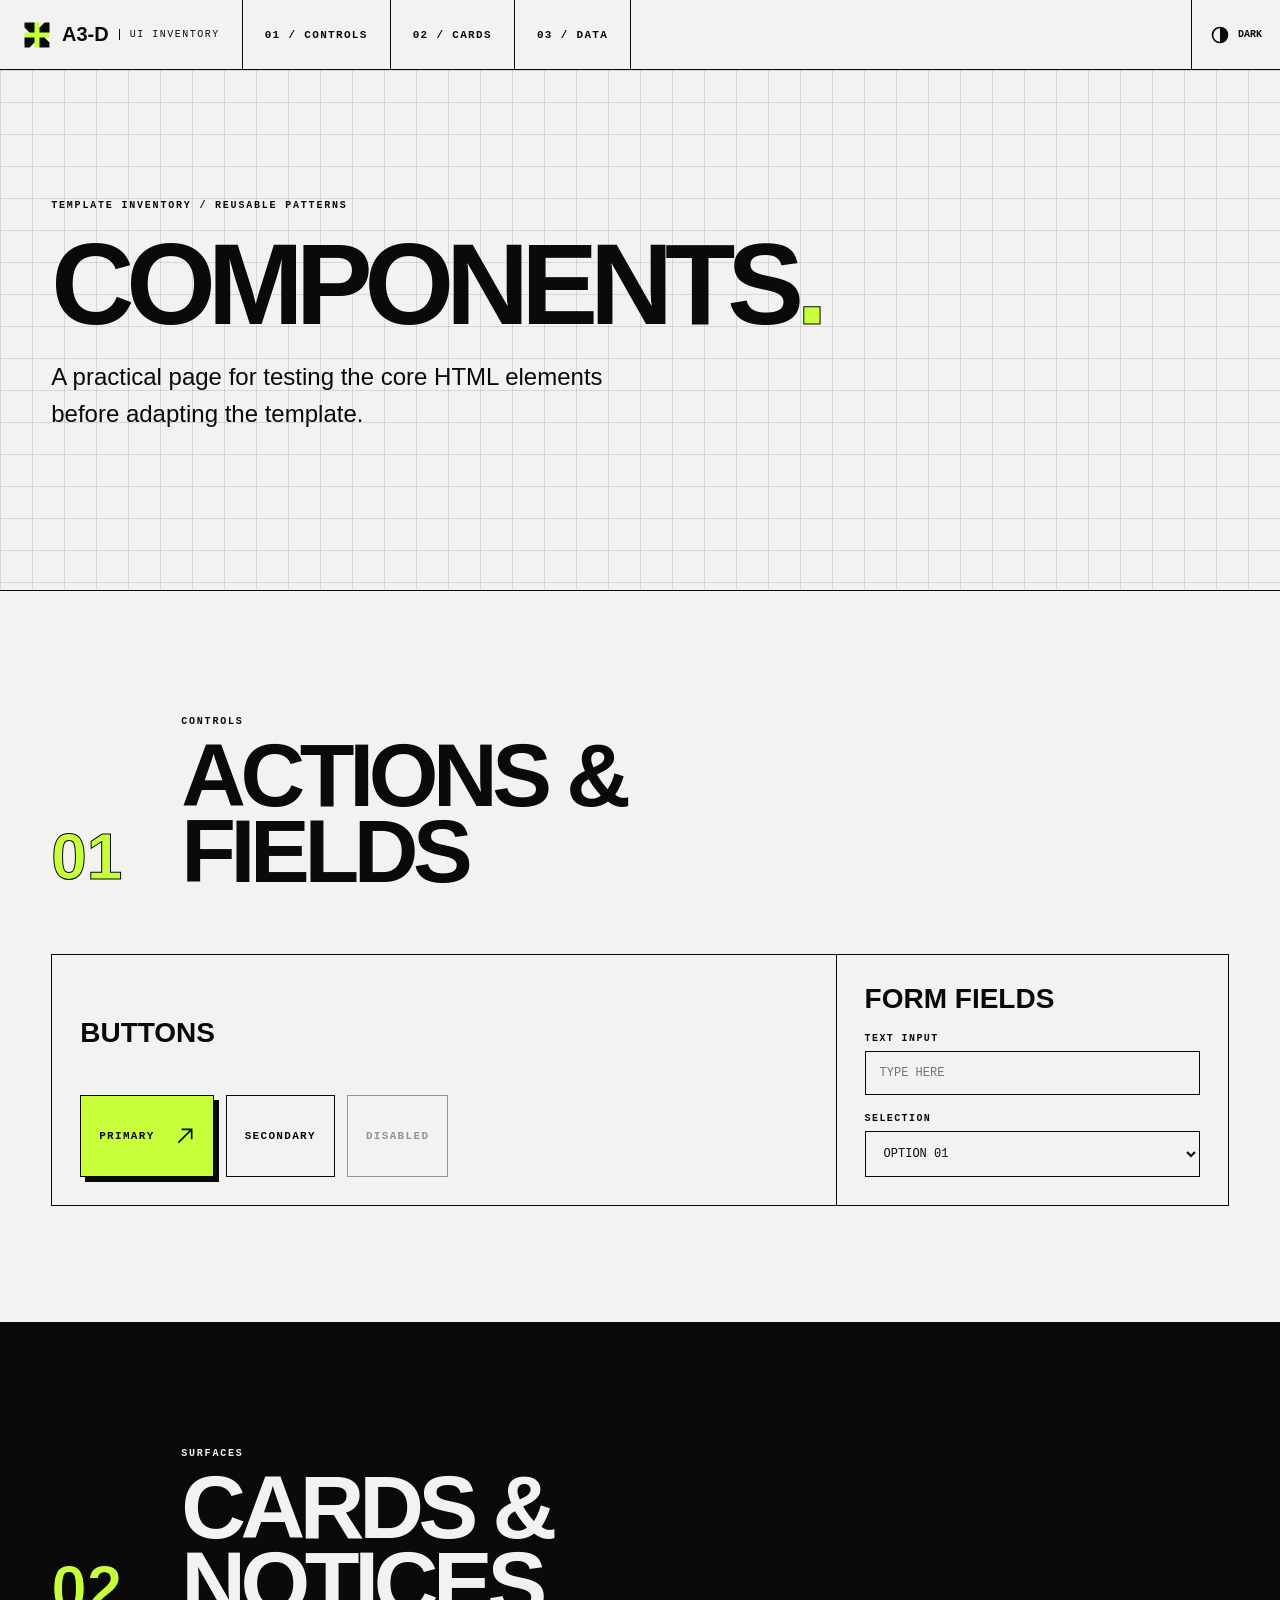
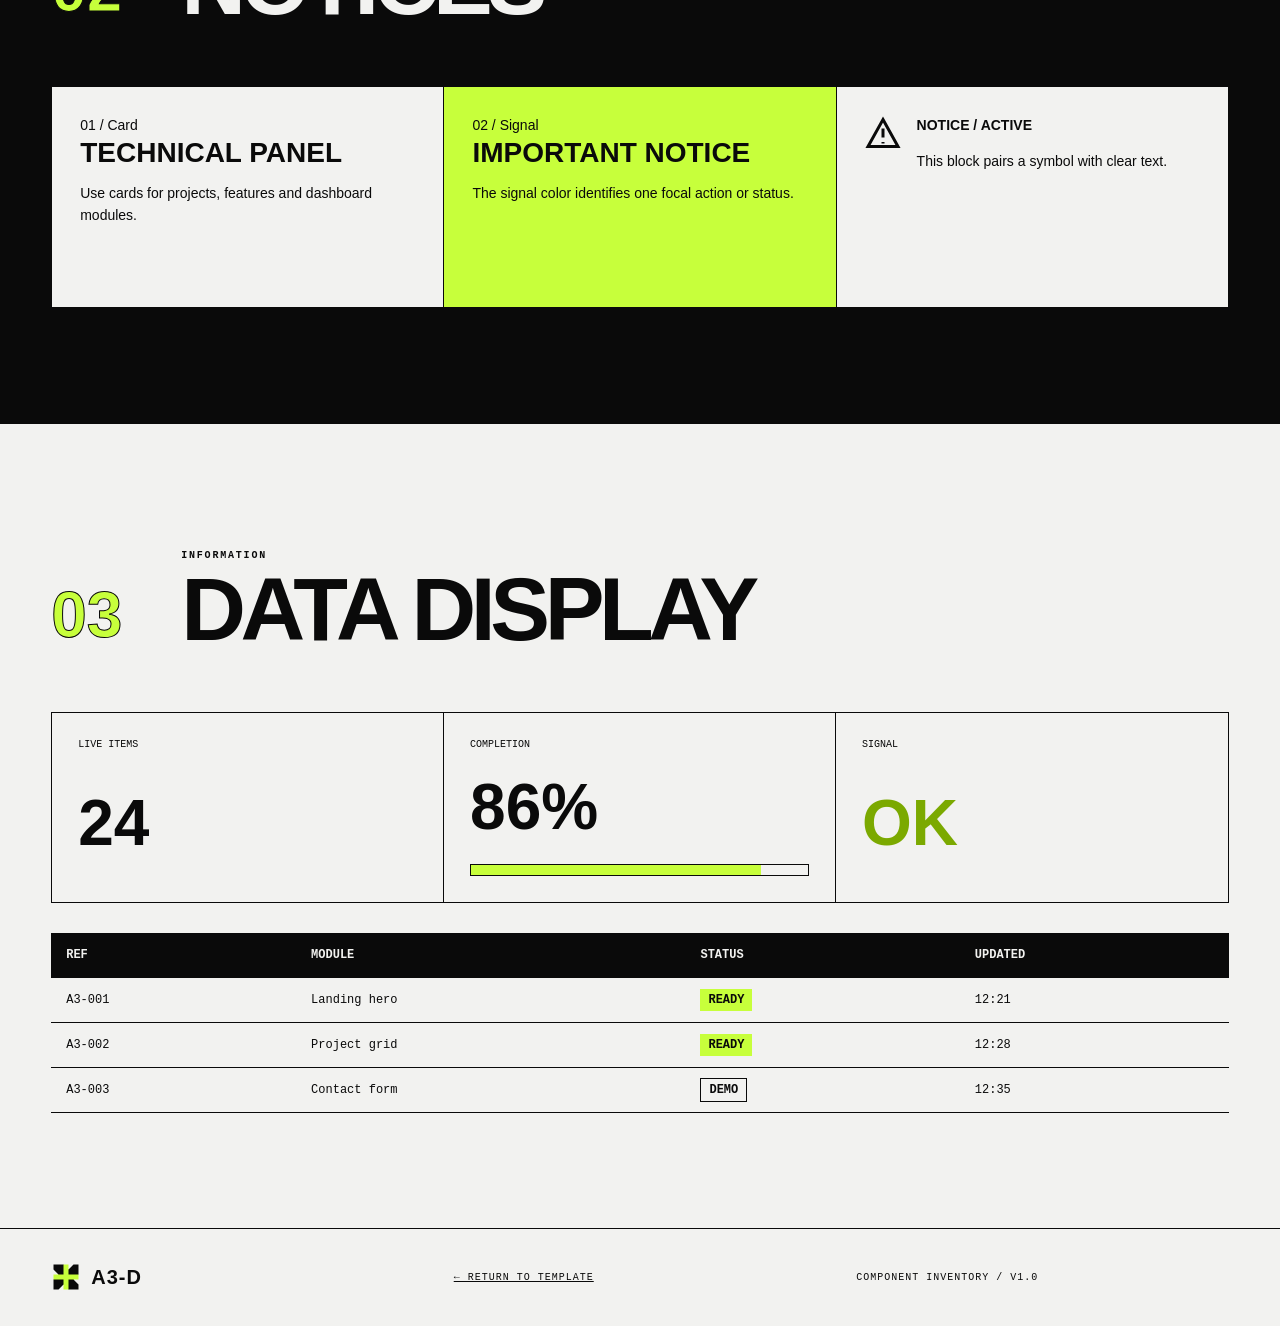
<file: a3d-tech-template/components.html>
<!doctype html><html lang="en" data-theme="light"><head><meta charset="utf-8"><meta name="viewport" content="width=device-width,initial-scale=1"><title>A3-D // Components</title><link rel="icon" href="assets/svg/mark.svg" type="image/svg+xml"><link rel="stylesheet" href="assets/css/a3d.css"></head><body><header class="topbar"><a class="brand" href="index.html"><svg><use href="assets/svg/icons.svg#mark"></use></svg><span>A3-D</span><small>UI INVENTORY</small></a><nav><a href="#buttons">01 / Controls</a><a href="#cards">02 / Cards</a><a href="#data">03 / Data</a></nav><button class="theme" type="button" data-theme-toggle><svg><use href="assets/svg/icons.svg#contrast"></use></svg><span data-theme-label>Dark</span></button></header><main class="component-main"><section class="component-hero grid-field"><p class="eyebrow">Template inventory / reusable patterns</p><h1>COMPONENTS<span>.</span></h1><p class="lead">A practical page for testing the core HTML elements before adapting the template.</p></section><section class="section" id="buttons"><header class="section-head"><span class="section-no">01</span><div><p class="eyebrow">Controls</p><h2>Actions & fields</h2></div></header><div class="component-grid"><div class="demo"><h3>Buttons</h3><div class="actions"><button class="button primary">Primary <svg><use href="assets/svg/icons.svg#arrow"></use></svg></button><button class="button">Secondary</button><button class="button" disabled>Disabled</button></div></div><div class="demo"><h3>Form fields</h3><label>Text input<input placeholder="TYPE HERE"></label><label>Selection<select><option>OPTION 01</option><option>OPTION 02</option></select></label></div></div></section><section class="section inverse" id="cards"><header class="section-head"><span class="section-no">02</span><div><p class="eyebrow">Surfaces</p><h2>Cards & notices</h2></div></header><div class="component-grid"><article class="ui-card"><span>01 / Card</span><h3>Technical panel</h3><p>Use cards for projects, features and dashboard modules.</p></article><article class="ui-card signal"><span>02 / Signal</span><h3>Important notice</h3><p>The signal color identifies one focal action or status.</p></article><article class="notice"><svg><use href="assets/svg/icons.svg#warning"></use></svg><div><b>NOTICE / ACTIVE</b><p>This block pairs a symbol with clear text.</p></div></article></div></section><section class="section" id="data"><header class="section-head"><span class="section-no">03</span><div><p class="eyebrow">Information</p><h2>Data display</h2></div></header><div class="stats"><div><span>LIVE ITEMS</span><b data-count="24">00</b></div><div><span>COMPLETION</span><b>86%</b><i style="--value:86%"></i></div><div><span>SIGNAL</span><b class="signal-text">OK</b></div></div><div class="table-wrap"><table><thead><tr><th>REF</th><th>MODULE</th><th>STATUS</th><th>UPDATED</th></tr></thead><tbody><tr><td>A3-001</td><td>Landing hero</td><td><span class="badge">READY</span></td><td>12:21</td></tr><tr><td>A3-002</td><td>Project grid</td><td><span class="badge">READY</span></td><td>12:28</td></tr><tr><td>A3-003</td><td>Contact form</td><td><span class="badge outline">DEMO</span></td><td>12:35</td></tr></tbody></table></div></section></main><footer><div class="brand-foot"><svg><use href="assets/svg/icons.svg#mark"></use></svg><b>A3-D</b></div><p><a href="index.html">← RETURN TO TEMPLATE</a></p><p>COMPONENT INVENTORY / V1.0</p></footer><script src="assets/js/a3d.js" defer></script></body></html>
</file>
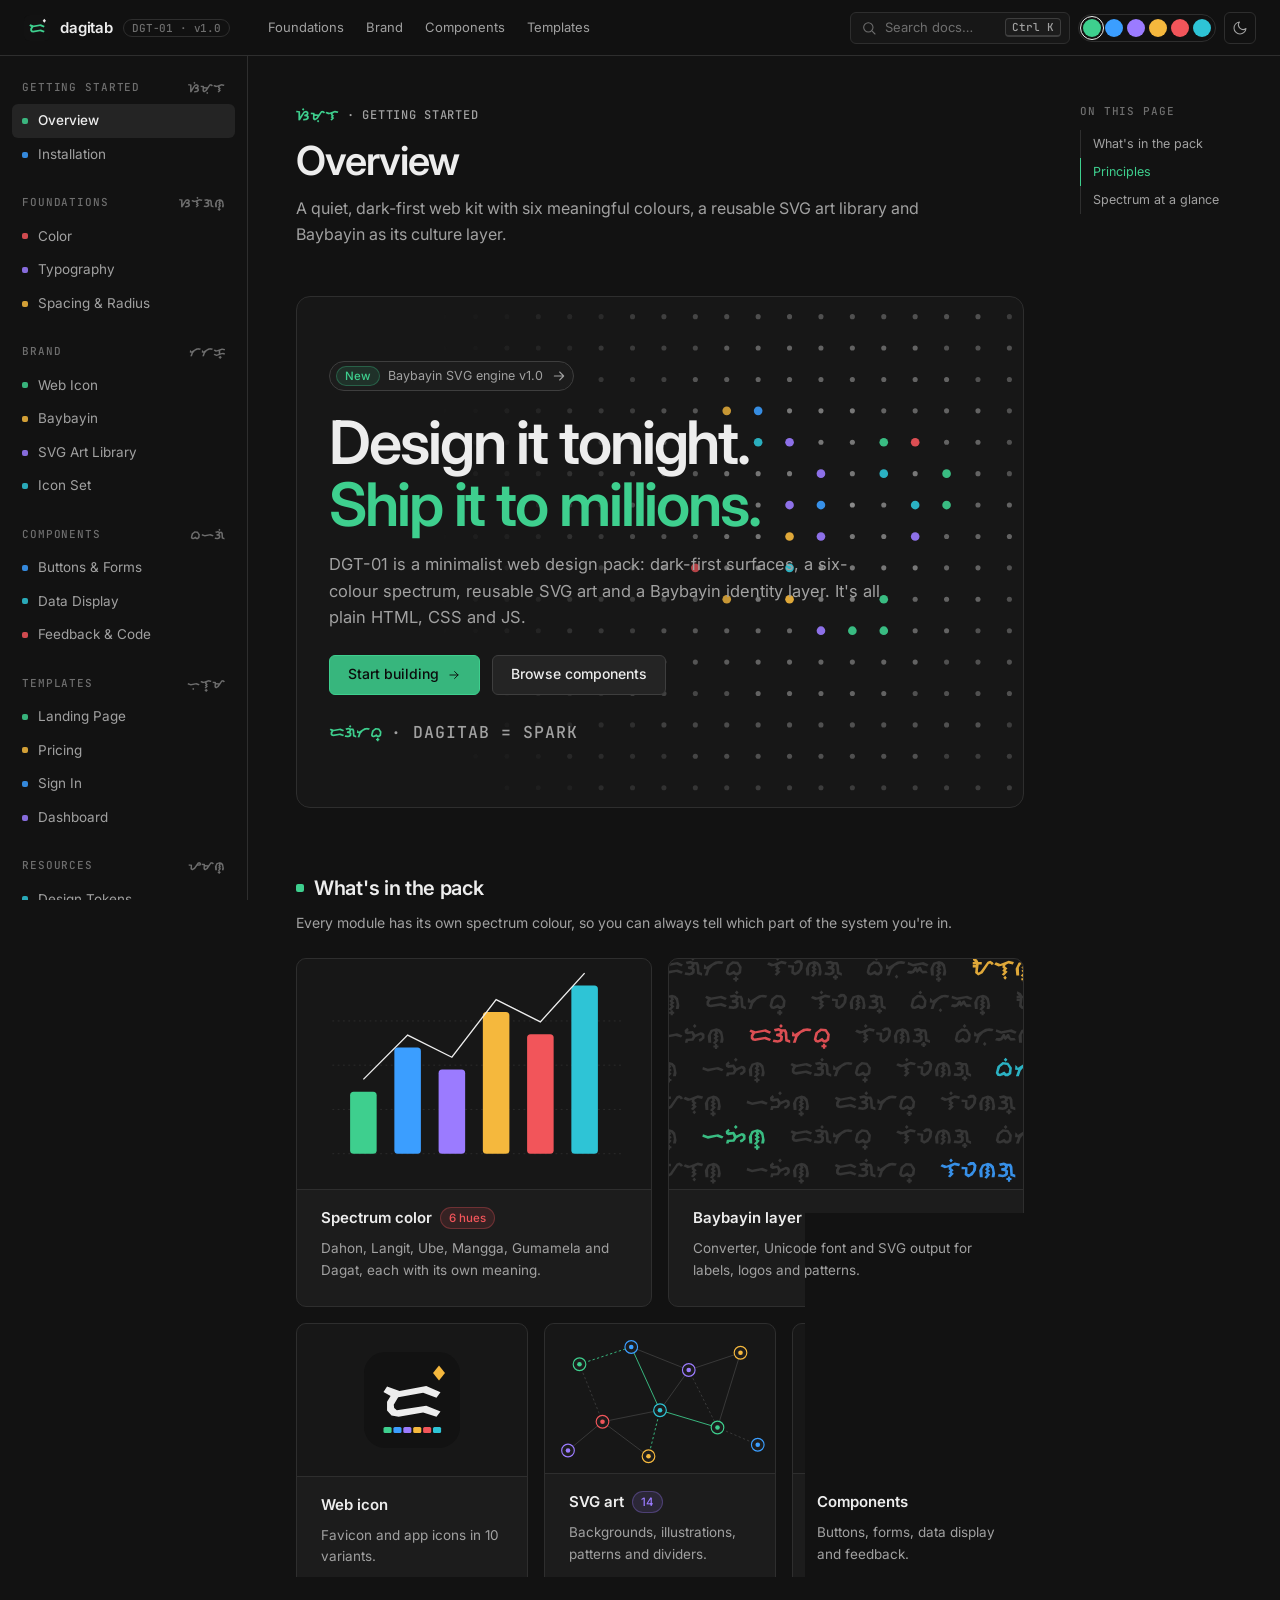
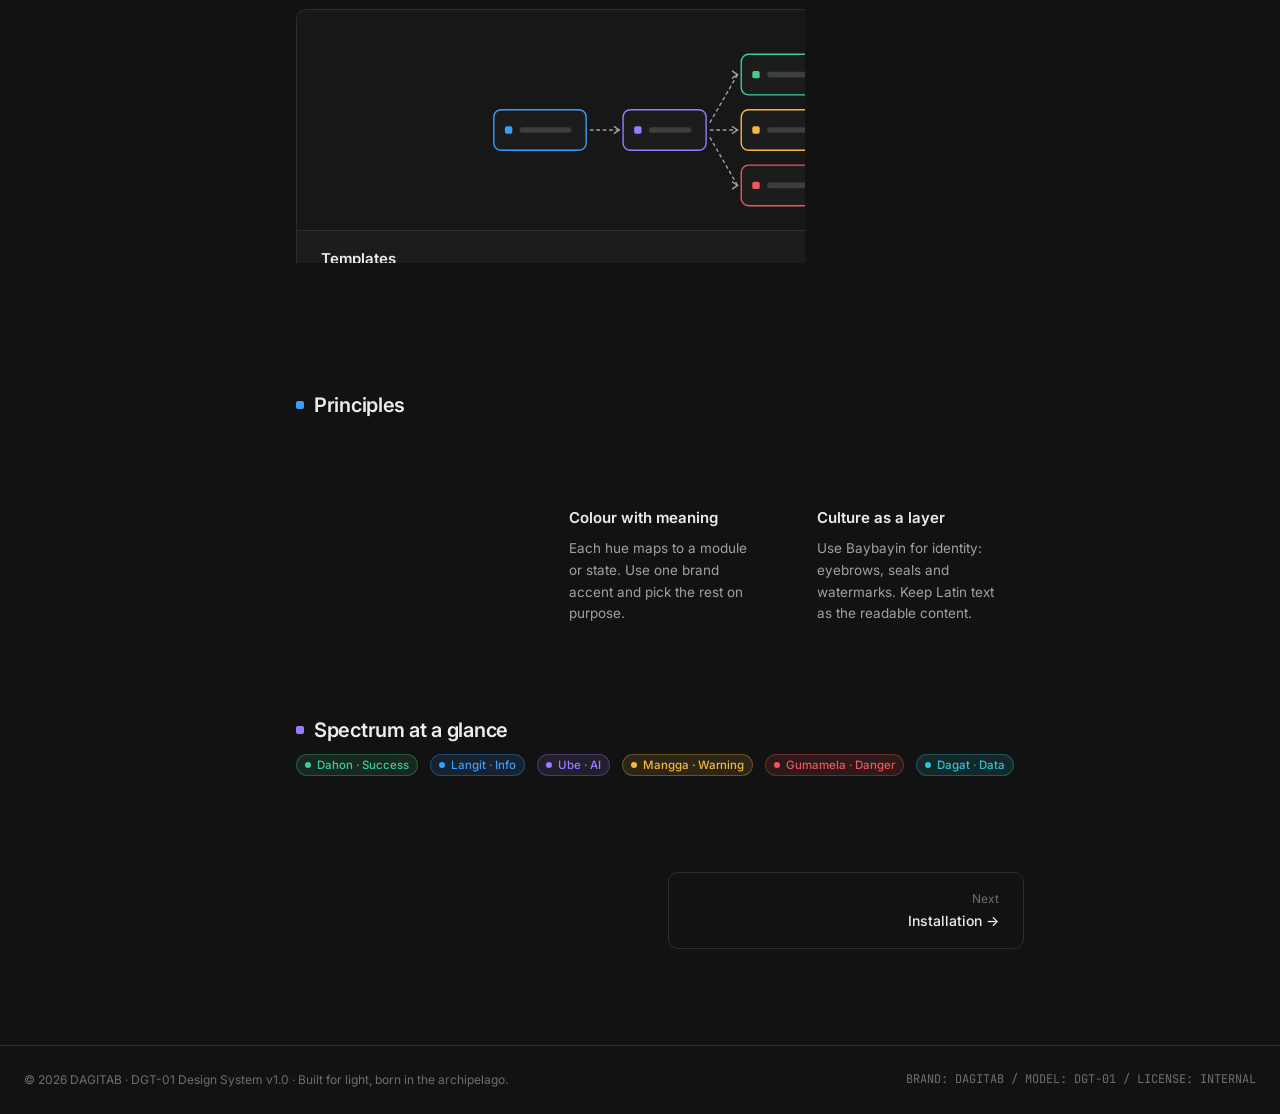
<file: digiTab/dgt01-dagitab-design-system.html>
<!DOCTYPE html>
<html lang="en" data-theme="dark" data-accent="dahon">
<head>
<meta charset="UTF-8">
<meta name="viewport" content="width=device-width, initial-scale=1.0">
<title>Dagitab DGT-01 // Design System</title>
<meta name="theme-color" content="#121212">
<link rel="icon" href="data:,">
<!-- set theme + accent before first paint (no flash) -->
<script>(function(d,g){d.setAttribute("data-theme",g("dgt_theme","dark"));d.setAttribute("data-accent",g("dgt_accent","dahon"));})(document.documentElement,function(k,f){try{return localStorage.getItem(k)||f}catch(e){return f}});</script>
<link rel="preconnect" href="https://fonts.googleapis.com">
<link rel="preconnect" href="https://fonts.gstatic.com" crossorigin>
<link href="https://fonts.googleapis.com/css2?family=Inter:wght@400;500;600&family=JetBrains+Mono:wght@400;500&display=swap" rel="stylesheet">
<style>
/* 00 // RX09 BAYBAYIN FONT (embedded WOFF2 · angular derivative of Noto Sans Tagalog · SIL OFL 1.1) */
@font-face{font-family:"RX09 Baybayin";src:url([data-uri]) format("woff2");font-weight:400;font-style:normal;font-display:swap;unicode-range:U+1700-171F,U+1735-1736,U+25CC}
@font-face{font-family:"RX09 Baybayin";src:url([data-uri]) format("woff2");font-weight:700;font-style:normal;font-display:swap;unicode-range:U+1700-171F,U+1735-1736,U+25CC}
/* =========================================================
   DGT-01 // DAGITAB DESIGN SYSTEM v1.0
   Minimal dark-first web kit · six-colour spectrum · Baybayin layer
   01 TOKENS
   ========================================================= */
:root{
  --c-dahon:#3ECF8E; --c-langit:#3B9EFF; --c-ube:#9B7BFF;
  --c-mangga:#F5B83D; --c-gumamela:#F2555A; --c-dagat:#2EC4D6;
  --accent:var(--c-dahon); --on-accent:#0B0B0B;
  --sans:"Inter",ui-sans-serif,system-ui,-apple-system,"Segoe UI",Roboto,"RX09 Baybayin",sans-serif;
  --mono:"JetBrains Mono",ui-monospace,"SFMono-Regular",Consolas,"RX09 Baybayin",monospace;
  --bb:"RX09 Baybayin","Noto Sans Tagalog",sans-serif;
  --r-sm:4px; --r:6px; --r-lg:10px; --r-xl:14px; --r-pill:999px;
  --s1:4px; --s2:8px; --s3:12px; --s4:16px; --s5:24px; --s6:32px; --s7:48px; --s8:64px; --s9:96px;
  --hdr:56px; --side:248px; --toc:208px; --max:880px;
  --ease:cubic-bezier(.2,.8,.2,1);
}
[data-theme="dark"]{
  --bg:#121212; --bg-alt:#171717; --surface:#1C1C1C; --surface-2:#242424;
  --border:#2E2E2E; --border-strong:#3E3E3E;
  --text:#EDEDED; --text-muted:#A1A1A1; --text-faint:#6E6E6E;
  --accent-text:var(--accent); --shadow:0 8px 24px rgba(0,0,0,.45);
  color-scheme:dark;
}
[data-theme="light"]{
  --bg:#FCFCFC; --bg-alt:#F6F6F6; --surface:#FFFFFF; --surface-2:#F1F1F1;
  --border:#E6E6E6; --border-strong:#D2D2D2;
  --text:#171717; --text-muted:#5E5E5E; --text-faint:#8C8C8C;
  --accent-text:color-mix(in srgb,var(--accent) 62%,#000); --shadow:0 8px 24px rgba(0,0,0,.08);
  color-scheme:light;
}
[data-accent="dahon"]{--accent:var(--c-dahon)}
[data-accent="langit"]{--accent:var(--c-langit)}
[data-accent="ube"]{--accent:var(--c-ube)}
[data-accent="mangga"]{--accent:var(--c-mangga)}
[data-accent="gumamela"]{--accent:var(--c-gumamela)}
[data-accent="dagat"]{--accent:var(--c-dagat)}
/* tone helper: any element can carry its own spectrum colour via --t */
.t-dahon{--t:var(--c-dahon)} .t-langit{--t:var(--c-langit)} .t-ube{--t:var(--c-ube)}
.t-mangga{--t:var(--c-mangga)} .t-gumamela{--t:var(--c-gumamela)} .t-dagat{--t:var(--c-dagat)}
.t-accent{--t:var(--accent)}

/* 02 BASE */
*{box-sizing:border-box;margin:0;padding:0}
html{scroll-padding-top:calc(var(--hdr) + 16px)}
body{background:var(--bg);color:var(--text);font:14px/1.6 var(--sans);-webkit-font-smoothing:antialiased;min-height:100vh}
a{color:inherit;text-decoration:none}
button{font:inherit;color:inherit}
svg{display:block;max-width:100%}
::selection{background:color-mix(in srgb,var(--accent) 35%,transparent)}
:focus-visible{outline:2px solid var(--accent);outline-offset:2px;border-radius:var(--r-sm)}
code,kbd,pre{font-family:var(--mono)}
.mono{font-family:var(--mono)}
.muted{color:var(--text-muted)} .faint{color:var(--text-faint)}
.accent-text{color:var(--accent-text)}
.rx-bb{font-family:var(--bb);font-weight:700;letter-spacing:0;text-transform:none;line-height:1.35}
.sr{position:absolute;width:1px;height:1px;overflow:hidden;clip:rect(0 0 0 0);white-space:nowrap}
.eyebrow{font:500 12px/1 var(--mono);letter-spacing:.06em;text-transform:uppercase;color:var(--text-muted);display:inline-flex;gap:8px;align-items:center}
.eyebrow .rx-bb{font-size:14px;color:var(--t,var(--accent-text))}
.ic{width:16px;height:16px;flex:none;stroke:currentColor;fill:none;stroke-width:1.6;stroke-linecap:round;stroke-linejoin:round}
.ic.lg{width:20px;height:20px}

/* 03 SHELL // header + sidebar + content + toc */
.hdr{position:sticky;top:0;z-index:50;height:var(--hdr);display:flex;align-items:center;gap:var(--s4);padding:0 var(--s5);
  background:color-mix(in srgb,var(--bg) 82%,transparent);backdrop-filter:saturate(1.4) blur(10px);-webkit-backdrop-filter:saturate(1.4) blur(10px);border-bottom:1px solid var(--border)}
.logo{display:flex;align-items:center;gap:10px;font-weight:600;font-size:15px;letter-spacing:-.01em;flex:none}
.logo svg{width:26px;height:26px}
.logo .ver{font:500 11px var(--mono);color:var(--text-faint);border:1px solid var(--border);border-radius:var(--r-pill);padding:1px 8px}
.hdr-nav{display:flex;gap:2px;margin-left:var(--s3)}
.hdr-nav a{padding:6px 10px;border-radius:var(--r);color:var(--text-muted);font-size:13px}
.hdr-nav a:hover,.hdr-nav a.on{color:var(--text);background:var(--surface-2)}
.hdr-tools{margin-left:auto;display:flex;align-items:center;gap:var(--s2)}
.search{display:flex;align-items:center;gap:8px;height:32px;min-width:220px;padding:0 8px 0 10px;border:1px solid var(--border);border-radius:var(--r);background:var(--bg-alt);color:var(--text-faint);cursor:pointer;font-size:13px}
.search:hover{border-color:var(--border-strong);color:var(--text-muted)}
.search kbd{margin-left:auto}
kbd{font:500 11px var(--mono);padding:1px 6px;border:1px solid var(--border-strong);border-bottom-width:2px;border-radius:var(--r-sm);background:var(--surface);color:var(--text-muted)}
.dots{display:flex;gap:4px;padding:4px;border:1px solid var(--border);border-radius:var(--r-pill)}
.dot{width:18px;height:18px;border-radius:50%;border:0;background:var(--t);cursor:pointer;position:relative}
.dot[aria-pressed="true"]::after{content:"";position:absolute;inset:-3px;border-radius:50%;border:1.5px solid var(--text)}
.icon-btn{width:32px;height:32px;display:grid;place-items:center;border:1px solid var(--border);border-radius:var(--r);background:transparent;cursor:pointer;color:var(--text-muted)}
.icon-btn:hover{color:var(--text);border-color:var(--border-strong);background:var(--surface-2)}
.theme-ic-sun{display:none}
[data-theme="light"] .theme-ic-sun{display:block}[data-theme="light"] .theme-ic-moon{display:none}
.menu-btn{display:none}

.shell{display:grid;grid-template-columns:var(--side) minmax(0,1fr) var(--toc);max-width:1440px;margin:0 auto}
.side{position:sticky;top:var(--hdr);height:calc(100vh - var(--hdr));overflow-y:auto;padding:var(--s5) var(--s3) var(--s7);border-right:1px solid var(--border);scrollbar-width:thin}
.side h6{font:500 11px var(--mono);letter-spacing:.08em;text-transform:uppercase;color:var(--text-faint);padding:0 10px;margin:var(--s5) 0 var(--s2);display:flex;justify-content:space-between}
.side h6:first-child{margin-top:0}
.side h6 .rx-bb{font-size:12px;letter-spacing:0}
.side a{display:flex;align-items:center;gap:10px;padding:6px 10px;border-radius:var(--r);color:var(--text-muted);font-size:13.5px}
.side a .pip{width:6px;height:6px;border-radius:2px;background:var(--t);opacity:.85;flex:none}
.side a:hover{color:var(--text);background:var(--surface)}
.side a[aria-current="page"]{color:var(--text);background:var(--surface-2);font-weight:500}
.side-foot{margin-top:var(--s6);padding:var(--s4) 10px 0;border-top:1px solid var(--border)}

.page{min-width:0;padding:var(--s7) var(--s7) var(--s9)}
.page-in{max-width:var(--max);margin:0 auto}
.page.wide .page-in{max-width:1080px}
.toc{position:sticky;top:var(--hdr);height:calc(100vh - var(--hdr));padding:var(--s7) var(--s4) 0 var(--s2);font-size:12.5px}
.toc p{font:500 11px var(--mono);letter-spacing:.08em;text-transform:uppercase;color:var(--text-faint);margin-bottom:var(--s3)}
.toc a{display:block;padding:4px 0 4px 12px;border-left:1px solid var(--border);color:var(--text-muted)}
.toc a:hover{color:var(--text)}
.toc a.on{color:var(--accent-text);border-left-color:var(--accent)}
.page-head{margin-bottom:var(--s7)}
.page-head h1{font-size:clamp(28px,4vw,40px);line-height:1.15;letter-spacing:-.025em;font-weight:600;margin:var(--s3) 0 var(--s3)}
.page-head p{font-size:16px;color:var(--text-muted);max-width:640px}
.page h2{font-size:20px;letter-spacing:-.015em;font-weight:600;margin:var(--s8) 0 var(--s2);display:flex;align-items:center;gap:10px}
.page h2::before{content:"";width:8px;height:8px;border-radius:2px;background:var(--t,var(--accent));flex:none}
.page h2 + .lead{margin-bottom:var(--s5)}
.page h3{font-size:15px;font-weight:600;margin-bottom:var(--s2)}
.lead{color:var(--text-muted);max-width:680px}
.pager{display:grid;grid-template-columns:1fr 1fr;gap:var(--s4);margin-top:var(--s9)}
.pager a{border:1px solid var(--border);border-radius:var(--r-lg);padding:var(--s4) var(--s5);display:grid;gap:2px}
.pager a:hover{border-color:var(--border-strong);background:var(--surface)}
.pager a span{font-size:12px;color:var(--text-faint)} .pager a b{font-weight:500}
.pager a.next{text-align:right;grid-column:2}
.site-foot{border-top:1px solid var(--border);padding:var(--s5);display:flex;justify-content:space-between;flex-wrap:wrap;gap:var(--s3);color:var(--text-faint);font-size:12px}

/* 04 PRIMITIVES */
.row{display:flex;gap:var(--s3);align-items:center;flex-wrap:wrap}
.stack{display:grid;gap:var(--s3)}
.grid{display:grid;gap:var(--s4)}
.g2{grid-template-columns:repeat(2,minmax(0,1fr))}
.g3{grid-template-columns:repeat(3,minmax(0,1fr))}
.g4{grid-template-columns:repeat(4,minmax(0,1fr))}
.card{background:var(--surface);border:1px solid var(--border);border-radius:var(--r-lg);padding:var(--s5);position:relative;min-width:0;transition:border-color .15s var(--ease)}
a.card:hover,.card.hover:hover{border-color:var(--border-strong)}
.card.tone{border-color:color-mix(in srgb,var(--t) 30%,var(--border))}
.card .art{color:var(--text);margin:calc(var(--s5) * -1) calc(var(--s5) * -1) var(--s4);border-bottom:1px solid var(--border);border-radius:var(--r-lg) var(--r-lg) 0 0;overflow:hidden;background:var(--bg-alt)}
.card .art svg{width:100%;height:auto}
.card-ic{width:36px;height:36px;border-radius:var(--r);display:grid;place-items:center;color:var(--t);background:color-mix(in srgb,var(--t) 12%,transparent);border:1px solid color-mix(in srgb,var(--t) 30%,transparent);margin-bottom:var(--s4)}
.card h3{display:flex;gap:8px;align-items:center}
.card p{color:var(--text-muted);font-size:13.5px}
.panel{border:1px solid var(--border);border-radius:var(--r-lg);overflow:hidden;background:var(--surface)}
.panel-head{display:flex;align-items:center;justify-content:space-between;gap:var(--s3);padding:10px var(--s4);border-bottom:1px solid var(--border);background:var(--bg-alt);font-size:12.5px;color:var(--text-muted)}
.panel-body{padding:var(--s5)}
.demo{border:1px solid var(--border);border-radius:var(--r-lg);background:var(--bg-alt);background-image:radial-gradient(var(--border) 1px,transparent 1px);background-size:16px 16px;padding:var(--s6) var(--s5);display:flex;flex-wrap:wrap;gap:var(--s3);align-items:center}
.hr{height:1px;background:var(--border);border:0;margin:var(--s6) 0}

/* 05 COMPONENTS */
.btn{--t:var(--accent);display:inline-flex;align-items:center;justify-content:center;gap:8px;height:32px;padding:0 12px;border-radius:var(--r);border:1px solid var(--border-strong);background:var(--surface-2);color:var(--text);font-size:13px;font-weight:500;cursor:pointer;white-space:nowrap;transition:background .15s var(--ease),border-color .15s var(--ease),color .15s var(--ease)}
.btn:hover{background:color-mix(in srgb,var(--surface-2) 70%,var(--text) 8%);border-color:color-mix(in srgb,var(--border-strong) 70%,var(--text) 20%)}
.btn-primary{background:color-mix(in srgb,var(--t) 88%,#000);border-color:var(--t);color:var(--on-accent)}
.btn-primary:hover{background:var(--t);border-color:var(--t)}
.btn-soft{background:color-mix(in srgb,var(--t) 14%,transparent);border-color:color-mix(in srgb,var(--t) 40%,transparent);color:var(--t)}
[data-theme="light"] .btn-soft{color:color-mix(in srgb,var(--t) 62%,#000)}
.btn-soft:hover{background:color-mix(in srgb,var(--t) 22%,transparent);border-color:var(--t)}
.btn-outline{background:transparent}
.btn-ghost{background:transparent;border-color:transparent;color:var(--text-muted)}
.btn-ghost:hover{background:var(--surface-2);border-color:transparent;color:var(--text)}
.btn-danger{--t:var(--c-gumamela)}
.btn-link{background:none;border:0;padding:0;height:auto;color:var(--accent-text)}
.btn-link:hover{background:none;text-decoration:underline;text-underline-offset:3px}
.btn-sm{height:26px;padding:0 10px;font-size:12px}
.btn-lg{height:40px;padding:0 18px;font-size:14px}
.btn[disabled]{opacity:.45;cursor:not-allowed}
.btn .ic{width:14px;height:14px}
.badge{--t:var(--text-muted);display:inline-flex;align-items:center;gap:6px;height:22px;padding:0 8px;border-radius:var(--r-pill);font:500 11.5px var(--sans);color:var(--t);background:color-mix(in srgb,var(--t) 12%,transparent);border:1px solid color-mix(in srgb,var(--t) 30%,transparent);white-space:nowrap}
[data-theme="light"] .badge{color:color-mix(in srgb,var(--t) 65%,#000)}
.badge.dot-b::before{content:"";width:6px;height:6px;border-radius:50%;background:var(--t)}
.pill{display:inline-flex;align-items:center;gap:8px;height:30px;padding:0 6px 0 6px;border:1px solid var(--border-strong);border-radius:var(--r-pill);font-size:12.5px;color:var(--text-muted);background:var(--surface)}
.pill .badge{height:20px}
.field{display:grid;gap:6px}
.field label{font-size:13px;color:var(--text-muted)}
.field .hint{font-size:12px;color:var(--text-faint)}
.field.err .hint{color:var(--c-gumamela)}
.field.err .input{border-color:var(--c-gumamela)}
.input,.select,.textarea{width:100%;height:36px;padding:0 12px;border-radius:var(--r);border:1px solid var(--border-strong);background:var(--bg-alt);color:var(--text);font:14px var(--sans);transition:border-color .15s,box-shadow .15s}
.textarea{height:auto;min-height:88px;padding:10px 12px;resize:vertical}
.input::placeholder,.textarea::placeholder{color:var(--text-faint)}
.input:focus,.select:focus,.textarea:focus{outline:0;border-color:var(--accent);box-shadow:0 0 0 3px color-mix(in srgb,var(--accent) 22%,transparent)}
.input-group{display:flex;align-items:center;border:1px solid var(--border-strong);border-radius:var(--r);background:var(--bg-alt);padding-left:10px;color:var(--text-faint)}
.input-group .input{border:0;background:transparent;box-shadow:none!important}
.input-group:focus-within{border-color:var(--accent);box-shadow:0 0 0 3px color-mix(in srgb,var(--accent) 22%,transparent)}
.switch{appearance:none;-webkit-appearance:none;width:34px;height:20px;border-radius:var(--r-pill);background:var(--border-strong);position:relative;cursor:pointer;flex:none;transition:background .15s}
.switch::after{content:"";position:absolute;top:2px;left:2px;width:16px;height:16px;border-radius:50%;background:#fff;transition:transform .18s var(--ease)}
.switch:checked{background:var(--t,var(--accent))}
.switch:checked::after{transform:translateX(14px)}
.chk{appearance:none;-webkit-appearance:none;width:16px;height:16px;border-radius:var(--r-sm);border:1px solid var(--border-strong);background:var(--bg-alt);cursor:pointer;display:inline-grid;place-content:center;flex:none}
.chk:checked{background:var(--t,var(--accent));border-color:var(--t,var(--accent))}
.chk:checked::after{content:"";width:8px;height:4px;border-left:2px solid var(--on-accent);border-bottom:2px solid var(--on-accent);transform:rotate(-45deg) translate(1px,-1px)}
.opt{display:flex;gap:10px;align-items:center;font-size:13.5px;cursor:pointer}
.range{width:100%;accent-color:var(--accent)}
.tabs{display:flex;gap:var(--s4);border-bottom:1px solid var(--border);overflow-x:auto;scrollbar-width:none}
.tabs button{background:none;border:0;padding:10px 0;color:var(--text-muted);font-size:13px;cursor:pointer;border-bottom:2px solid transparent;margin-bottom:-1px;white-space:nowrap}
.tabs button:hover{color:var(--text)}
.tabs button[aria-selected="true"]{color:var(--text);border-bottom-color:var(--accent)}
.seg{display:inline-flex;padding:3px;border:1px solid var(--border);border-radius:var(--r);background:var(--bg-alt);gap:2px}
.seg button{border:0;background:none;padding:4px 10px;border-radius:var(--r-sm);font-size:12.5px;color:var(--text-muted);cursor:pointer}
.seg button[aria-pressed="true"]{background:var(--surface-2);color:var(--text);box-shadow:0 0 0 1px var(--border-strong)}
.alert{--t:var(--c-langit);display:grid;grid-template-columns:auto 1fr;gap:12px;padding:12px 14px;border-radius:var(--r-lg);border:1px solid color-mix(in srgb,var(--t) 35%,var(--border));background:color-mix(in srgb,var(--t) 7%,var(--surface));font-size:13.5px}
.alert .ic{color:var(--t);margin-top:3px}
.alert b{font-weight:600;display:block}
.alert p{color:var(--text-muted)}
.avatar{width:28px;height:28px;border-radius:50%;display:grid;place-items:center;font:600 11px var(--sans);color:var(--on-accent);background:var(--t);border:2px solid var(--bg)}
.avatars{display:flex}.avatars .avatar+.avatar{margin-left:-8px}
.tbl{width:100%;border-collapse:collapse;font-size:13px}
.tbl th{font:500 12px var(--sans);color:var(--text-muted);text-align:left;padding:8px 12px;border-bottom:1px solid var(--border);background:var(--bg-alt);white-space:nowrap}
.tbl td{padding:9px 12px;border-bottom:1px solid var(--border);white-space:nowrap}
.tbl tr:last-child td{border-bottom:0}
.tbl tbody tr:hover td{background:var(--surface-2)}
.tbl .mono{font-size:12px;color:var(--text-muted)}
.progress{height:6px;border-radius:var(--r-pill);background:var(--surface-2);overflow:hidden}
.progress i{display:block;height:100%;background:var(--t,var(--accent));border-radius:inherit}
.tip{position:relative}
.tip:hover::after,.tip:focus-visible::after{content:attr(data-tip);position:absolute;bottom:calc(100% + 8px);left:50%;transform:translateX(-50%);background:var(--text);color:var(--bg);font-size:12px;padding:4px 8px;border-radius:var(--r);white-space:nowrap;z-index:5}
.crumbs{display:flex;gap:6px;align-items:center;font-size:13px;color:var(--text-muted)}
.crumbs b{color:var(--text);font-weight:500}
.pages{display:flex;gap:4px}
.pages button{min-width:30px;height:30px;border-radius:var(--r);border:1px solid var(--border);background:var(--surface);cursor:pointer;font-size:12.5px;color:var(--text-muted)}
.pages button[aria-current="true"]{border-color:var(--accent);color:var(--accent-text);background:color-mix(in srgb,var(--accent) 10%,transparent)}
.skeleton{background:linear-gradient(90deg,var(--surface-2),var(--border),var(--surface-2));background-size:200% 100%;animation:sk 1.4s linear infinite;border-radius:var(--r-sm)}
@keyframes sk{to{background-position:-200% 0}}

/* code block */
.code{border:1px solid var(--border);border-radius:var(--r-lg);background:var(--bg-alt);overflow:hidden}
.code-head{display:flex;align-items:center;justify-content:space-between;border-bottom:1px solid var(--border);padding:0 8px 0 14px}
.code-head .tabs{border:0;gap:var(--s4)}
.code pre{padding:14px 16px;overflow-x:auto;font-size:12.5px;line-height:1.7;color:var(--text);margin:0;tab-size:2}
.tk-k{color:var(--c-ube)} .tk-s{color:var(--c-dahon)} .tk-f{color:var(--c-langit)} .tk-n{color:var(--c-mangga)} .tk-c{color:var(--text-faint)} .tk-p{color:var(--c-dagat)}
[data-theme="light"] .tk-k{color:#6D45E8}[data-theme="light"] .tk-s{color:#13834F}[data-theme="light"] .tk-f{color:#1666C5}[data-theme="light"] .tk-n{color:#9A6400}[data-theme="light"] .tk-p{color:#0B7F8D}

/* toast + palette */
.toasts{position:fixed;right:16px;bottom:16px;z-index:200;display:grid;gap:8px;max-width:min(360px,calc(100vw - 32px))}
.toast{display:flex;gap:10px;align-items:center;background:var(--surface);border:1px solid var(--border-strong);border-radius:var(--r-lg);padding:10px 14px;font-size:13px;box-shadow:var(--shadow);animation:tin .2s var(--ease)}
.toast .ic{color:var(--c-dahon)}
@keyframes tin{from{opacity:0;transform:translateY(6px)}}
.overlay{position:fixed;inset:0;z-index:150;background:rgba(0,0,0,.55);display:flex;justify-content:center;align-items:flex-start;padding:12vh 16px 16px}
.cmd{width:min(560px,100%);background:var(--surface);border:1px solid var(--border-strong);border-radius:var(--r-xl);box-shadow:var(--shadow);overflow:hidden}
.cmd .input-group{border:0;border-bottom:1px solid var(--border);border-radius:0;background:transparent;padding-left:16px;box-shadow:none}
.cmd .input-group .input{height:48px;font-size:15px}
.cmd ul{list-style:none;max-height:340px;overflow-y:auto;padding:6px}
.cmd li button{width:100%;display:flex;align-items:center;gap:10px;padding:9px 10px;border-radius:var(--r);border:0;background:none;cursor:pointer;text-align:left;font-size:13.5px;color:var(--text-muted)}
.cmd li button .pip{width:8px;height:8px;border-radius:2px;background:var(--t)}
.cmd li button small{margin-left:auto;color:var(--text-faint);font-size:11.5px}
.cmd li button[aria-selected="true"]{background:var(--surface-2);color:var(--text)}
.cmd-foot{display:flex;gap:14px;padding:8px 14px;border-top:1px solid var(--border);font-size:11.5px;color:var(--text-faint)}

/* 06 PAGE-SPECIFIC */
.hero{position:relative;border:1px solid var(--border);border-radius:var(--r-xl);overflow:hidden;padding:var(--s8) var(--s6);background:var(--bg-alt);isolation:isolate}
.hero .bgart{position:absolute;inset:0;z-index:-1;opacity:.9;color:var(--text)}
.hero .bgart svg{width:100%;height:100%;object-fit:cover}
.hero h1{font-size:clamp(34px,5.4vw,60px);line-height:1.04;letter-spacing:-.035em;font-weight:600;max-width:720px}
.hero h1 span{color:var(--accent-text)}
.hero p{font-size:16.5px;color:var(--text-muted);max-width:560px;margin:var(--s4) 0 var(--s5)}
.bento{display:grid;grid-template-columns:repeat(6,minmax(0,1fr));gap:var(--s4)}
.bento > *{grid-column:span 2}
.bento .w3{grid-column:span 3}.bento .w4{grid-column:span 4}.bento .w6{grid-column:span 6}
.sw{border:1px solid var(--border);border-radius:var(--r-lg);overflow:hidden;background:var(--surface);cursor:pointer;text-align:left;padding:0;display:grid}
.sw:hover{border-color:var(--border-strong)}
.sw .chipc{height:84px;background:var(--t);position:relative}
.sw .chipc .rx-bb{position:absolute;right:12px;bottom:6px;font-size:26px;color:rgba(0,0,0,.55)}
.sw .meta{padding:12px 14px;display:grid;gap:2px}
.sw .meta b{font-weight:600}
.sw .meta code{font-size:12px;color:var(--text-muted)}
.sw .meta small{font-size:12px;color:var(--text-faint)}
.scale{display:grid;grid-template-columns:repeat(10,1fr);border-radius:var(--r);overflow:hidden;border:1px solid var(--border)}
.scale div{height:40px;display:flex;align-items:flex-end;padding:4px;font:500 9.5px var(--mono)}
.surf{display:grid;grid-template-columns:repeat(4,1fr);gap:var(--s3)}
.surf div{border:1px solid var(--border);border-radius:var(--r);padding:var(--s3);height:96px;display:flex;flex-direction:column;justify-content:flex-end;font-size:12px}
.surf code{font-size:11px;color:var(--text-muted)}
.type-row{display:grid;grid-template-columns:140px 1fr;gap:var(--s4);align-items:baseline;padding:var(--s4) 0;border-bottom:1px solid var(--border)}
.type-row .k{font:500 12px var(--mono);color:var(--text-faint)}
.type-row .k b{display:block;color:var(--text-muted);font-weight:500}
.space-row{display:grid;grid-template-columns:60px 70px 1fr;align-items:center;gap:var(--s3);padding:6px 0;font-size:12.5px}
.space-row i{display:block;height:12px;background:var(--accent);border-radius:2px;opacity:.85}
.rad-grid{display:grid;grid-template-columns:repeat(5,1fr);gap:var(--s3)}
.rad-grid div{height:88px;border:1px solid var(--border-strong);background:var(--surface);display:flex;align-items:flex-end;padding:10px;font:500 11.5px var(--mono);color:var(--text-muted)}
.icon-hero{display:grid;grid-template-columns:auto 1fr;gap:var(--s6);align-items:center}
.icon-hero .big svg{width:180px;height:180px}
.variants{display:grid;grid-template-columns:repeat(auto-fill,minmax(150px,1fr));gap:var(--s3)}
.variant{border:1px solid var(--border);border-radius:var(--r-lg);padding:var(--s4);display:grid;gap:10px;justify-items:center;background:var(--surface)}
.variant svg{width:72px;height:72px}
.variant .row{gap:6px;justify-content:center}
.ladder{display:flex;align-items:flex-end;gap:var(--s5);flex-wrap:wrap}
.ladder div{display:grid;gap:6px;justify-items:center;font:500 11px var(--mono);color:var(--text-faint)}
.browser-tab{display:inline-flex;align-items:center;gap:8px;padding:8px 14px;border:1px solid var(--border);border-bottom:0;border-radius:var(--r-lg) var(--r-lg) 0 0;background:var(--surface);font-size:12.5px}
.browser-tab svg{width:16px;height:16px}
.icons{display:grid;grid-template-columns:repeat(auto-fill,minmax(104px,1fr));gap:2px;border:1px solid var(--border);border-radius:var(--r-lg);overflow:hidden;background:var(--border)}
.icons button{background:var(--surface);border:0;padding:18px 6px 12px;display:grid;justify-items:center;gap:10px;cursor:pointer;color:var(--text-muted);font-size:11.5px}
.icons button:hover{background:var(--surface-2);color:var(--text)}
.icons .ic{width:22px;height:22px}
.art-grid{display:grid;grid-template-columns:repeat(auto-fill,minmax(250px,1fr));gap:var(--s4)}
.art-card{border:1px solid var(--border);border-radius:var(--r-lg);overflow:hidden;background:var(--surface);display:grid}
.art-card .pv{background:var(--bg-alt);border-bottom:1px solid var(--border);color:var(--text)}
.art-card .pv svg{width:100%;height:auto}
.art-card .ft{display:flex;align-items:center;justify-content:space-between;gap:8px;padding:10px 12px}
.art-card .ft b{font-weight:500;font-size:13px}
.art-card .ft small{display:block;font:500 10.5px var(--mono);color:var(--text-faint);letter-spacing:.04em}
.chips{display:flex;gap:6px;flex-wrap:wrap;margin-bottom:var(--s4)}
.chips button{height:28px;padding:0 12px;border-radius:var(--r-pill);border:1px solid var(--border);background:transparent;color:var(--text-muted);cursor:pointer;font-size:12.5px}
.chips button[aria-pressed="true"]{background:var(--text);color:var(--bg);border-color:var(--text)}
.bb-conv{display:grid;grid-template-columns:minmax(0,1fr) minmax(0,1.3fr);gap:var(--s4)}
.bb-out{min-height:140px;display:flex;align-items:center;overflow-x:auto;color:var(--accent-text)}
.bb-out svg{height:var(--bb-h,96px);width:auto;max-width:none;flex:none}
.bb-uni{font-size:30px;word-break:break-all;color:var(--text)}
.bb-chart{display:grid;grid-template-columns:repeat(auto-fill,minmax(76px,1fr));gap:2px;background:var(--border);border:1px solid var(--border);border-radius:var(--r-lg);overflow:hidden}
.bb-chart button{background:var(--surface);border:0;padding:12px 4px 8px;display:grid;justify-items:center;gap:2px;cursor:pointer}
.bb-chart button:hover{background:var(--surface-2)}
.bb-chart .g{font-family:var(--bb);font-weight:700;font-size:32px;line-height:1.3;color:var(--t,var(--text))}
.bb-chart small{font:500 10.5px var(--mono);color:var(--text-faint)}
.frame{border:1px solid var(--border-strong);border-radius:var(--r-xl);overflow:hidden;background:var(--bg);box-shadow:var(--shadow)}
.frame-bar{display:flex;align-items:center;gap:6px;padding:10px 14px;border-bottom:1px solid var(--border);background:var(--bg-alt)}
.frame-bar i{width:10px;height:10px;border-radius:50%;background:var(--border-strong)}
.frame-bar span{margin:0 auto;font:500 11.5px var(--mono);color:var(--text-faint);border:1px solid var(--border);padding:2px 14px;border-radius:var(--r-pill);background:var(--surface)}
/* landing template */
.lp-nav{display:flex;align-items:center;gap:var(--s5);padding:14px var(--s5);border-bottom:1px solid var(--border)}
.lp-nav nav{display:flex;gap:var(--s4);font-size:13px;color:var(--text-muted)}
.lp-hero{text-align:center;padding:var(--s9) var(--s5) var(--s8);position:relative;isolation:isolate;overflow:hidden}
.lp-hero .bgart{position:absolute;inset:0;z-index:-1;opacity:.55}
.lp-hero .bgart svg{width:100%;height:100%}
.lp-hero h2{display:block;font-size:clamp(32px,5.5vw,64px);line-height:1.02;letter-spacing:-.04em;margin:var(--s4) auto 0;font-weight:600}
.lp-hero h2::before{display:none}
.lp-hero h2 span{color:var(--accent-text);display:block}
.lp-hero p{max-width:540px;margin:var(--s4) auto var(--s5);color:var(--text-muted);font-size:16px}
.logos{display:flex;justify-content:center;flex-wrap:wrap;gap:var(--s6);padding:var(--s5);border-top:1px solid var(--border);border-bottom:1px solid var(--border);color:var(--text-faint);font:600 15px var(--sans);letter-spacing:.12em}
.lp-sec{padding:var(--s8) var(--s5)}
.lp-foot{display:grid;grid-template-columns:1.4fr repeat(3,1fr);gap:var(--s5);padding:var(--s7) var(--s5);border-top:1px solid var(--border);font-size:13px}
.lp-foot ul{list-style:none;display:grid;gap:6px;color:var(--text-muted)}
.lp-foot h5{font-size:13px;font-weight:500;margin-bottom:var(--s2)}
.tier{border:1px solid var(--border);border-radius:var(--r-xl);padding:var(--s5);background:var(--surface);display:grid;gap:var(--s4);align-content:start}
.tier.feat{border-color:var(--accent);box-shadow:0 0 0 1px var(--accent)}
.tier .price{font-size:34px;font-weight:600;letter-spacing:-.03em}
.tier .price small{font-size:13px;color:var(--text-muted);font-weight:400;letter-spacing:0}
.tier ul{list-style:none;display:grid;gap:8px;font-size:13px;color:var(--text-muted)}
.tier li{display:flex;gap:8px;align-items:flex-start}
.tier li .ic{color:var(--t,var(--accent));margin-top:3px;width:14px;height:14px}
.auth{display:grid;grid-template-columns:1fr 1fr;min-height:520px}
.auth-form{padding:var(--s7) var(--s6);display:grid;gap:var(--s4);align-content:center;max-width:420px;width:100%;margin:0 auto}
.auth-art{border-left:1px solid var(--border);background:var(--bg-alt);position:relative;overflow:hidden;display:flex;flex-direction:column;justify-content:flex-end;padding:var(--s6);isolation:isolate}
.auth-art .bgart{position:absolute;inset:0;z-index:-1;color:var(--text)}
.auth-art .bgart svg{width:100%;height:100%}
.or{display:flex;align-items:center;gap:10px;color:var(--text-faint);font-size:12px}
.or::before,.or::after{content:"";flex:1;height:1px;background:var(--border)}
.studio{display:grid;grid-template-columns:52px 210px 1fr;min-height:560px;font-size:13px}
.rail{border-right:1px solid var(--border);display:flex;flex-direction:column;align-items:center;gap:6px;padding:10px 0;background:var(--bg-alt)}
.rail button{width:36px;height:36px;border-radius:var(--r);border:0;background:none;display:grid;place-items:center;color:var(--text-faint);cursor:pointer}
.rail button:hover{color:var(--text);background:var(--surface-2)}
.rail button[aria-current="page"]{color:var(--accent-text);background:color-mix(in srgb,var(--accent) 12%,transparent)}
.studio-side{border-right:1px solid var(--border);padding:var(--s4) var(--s3);display:grid;gap:4px;align-content:start}
.studio-side a{display:flex;align-items:center;gap:8px;padding:6px 8px;border-radius:var(--r);color:var(--text-muted);cursor:pointer}
.studio-side a.on{background:var(--surface-2);color:var(--text)}
.studio-main{min-width:0;display:flex;flex-direction:column}
.studio-top{display:flex;align-items:center;justify-content:space-between;gap:var(--s3);padding:10px var(--s4);border-bottom:1px solid var(--border);flex-wrap:wrap}
.stat{display:grid;gap:6px}
.stat .v{font-size:26px;font-weight:600;letter-spacing:-.02em}
.stat .d{font-size:12px}
.stat svg{height:40px;width:100%}

/* 07 RESPONSIVE */
@media (max-width:1240px){.shell{grid-template-columns:var(--side) minmax(0,1fr)}.toc{display:none}}
@media (max-width:960px){
  .hdr-nav,.search span.txt{display:none}.search{min-width:0}
  .menu-btn{display:grid}
  .shell{grid-template-columns:1fr}
  .side{position:fixed;left:0;top:var(--hdr);bottom:0;width:min(300px,86vw);z-index:60;background:var(--bg);transform:translateX(-100%);transition:transform .2s var(--ease);height:auto}
  body.nav-open .side{transform:none;box-shadow:var(--shadow)}
  .page{padding:var(--s6) var(--s4) var(--s8)}
  .g3,.g4{grid-template-columns:repeat(2,minmax(0,1fr))}
  .bento > *,.bento .w3,.bento .w4{grid-column:span 3}
  .auth{grid-template-columns:1fr}.auth-art{border-left:0;border-top:1px solid var(--border);min-height:260px}
  .studio{grid-template-columns:52px 1fr}.studio-side{display:none}
  .lp-foot{grid-template-columns:1fr 1fr}
  .surf{grid-template-columns:repeat(2,1fr)}
}
@media (max-width:640px){
  .hdr{padding:0 var(--s3);gap:var(--s2)}.logo .ver,.dots{display:none}
  .g2,.g3,.g4,.bb-conv{grid-template-columns:1fr}
  .bento > *,.bento .w3,.bento .w4,.bento .w6{grid-column:span 6}
  .hero{padding:var(--s6) var(--s4)}
  .icon-hero{grid-template-columns:1fr}
  .type-row{grid-template-columns:1fr;gap:4px}
  .rad-grid{grid-template-columns:repeat(2,1fr)}
  .pager{grid-template-columns:1fr}.pager a.next{grid-column:1}
  .scale{grid-template-columns:repeat(5,1fr)}
  .lp-nav nav{display:none}
}
@media (prefers-reduced-motion:reduce){*,*::before,*::after{animation:none!important;transition:none!important}html{scroll-behavior:auto}}
/* 08 FIXES */
.card .art .mk svg{width:96px;height:96px}
.hero .bgart{-webkit-mask-image:linear-gradient(90deg,transparent 15%,#000 65%);mask-image:linear-gradient(90deg,transparent 15%,#000 65%)}
.card .art svg{max-height:240px}
.bb-chart,.icons{gap:0;background:var(--surface)}
.bb-chart button,.icons button{box-shadow:inset -1px -1px 0 var(--border)}

</style>
</head>
<body>
<div class="shell">
  <aside class="side" id="side" aria-label="Documentation"></aside>
  <main class="page" id="page"></main>
  <aside class="toc" id="toc" aria-label="On this page"></aside>
</div>
<footer class="site-foot"><span>© 2026 DAGITAB · DGT-01 Design System v1.0 · Built for light, born in the archipelago.</span><span class="mono">BRAND: DAGITAB / MODEL: DGT-01 / LICENSE: INTERNAL</span></footer>
<div class="toasts" id="toasts" aria-live="polite"></div>
<!-- RX09 BAYBAYIN SVG ENGINE // window.RX09Baybayin -->
<script>


/*! RX09 Baybayin SVG Engine v1.0 | glyph outlines: angular derivative of Noto Sans Tagalog (SIL OFL 1.1) */
(function(root){
"use strict";
var DATA={"unitsHeight":1300,"baselineY":1000,"units":{"a":{"d":"M196 904 220 648H84V528H236V504H84V392H188L92 296L116 184L292 280L348 392H508V504H364L324 824L356 896L460 832L780 376L908 336L1028 400L1076 480L972 528L908 464L836 488L548 920L340 1032Z","w":1066,"u":"ᜀ"},"i":{"d":"M96 392 328 480 808 392 1056 504 984 600 744 520 320 600 64 512ZM96 800H288L408 616H488L536 720L608 616H688L776 800H952L1016 904L760 936L632 800L512 912L440 816L360 904L224 952L32 904Z","w":1063,"u":"ᜁ"},"u":{"d":"M48 992 88 872 296 904 392 856 400 752 208 712V600L360 576L392 504L328 464L152 496L104 384L360 344L520 448L512 584L448 640L520 696L544 832L456 976L280 1024Z","w":587,"u":"ᜂ"},"e":{"d":"M96 392 328 480 808 392 1056 504 984 600 744 520 320 600 64 512ZM96 800H288L408 616H488L536 720L608 616H688L776 800H952L1016 904L760 936L632 800L512 912L440 816L360 904L224 952L32 904Z","w":1063,"u":"ᜁ"},"o":{"d":"M48 992 88 872 296 904 392 856 400 752 208 712V600L360 576L392 504L328 464L152 496L104 384L360 344L520 448L512 584L448 640L520 696L544 832L456 976L280 1024Z","w":587,"u":"ᜂ"},"ka":{"d":"M51 904 131 808 299 888 475 824V592L227 648L59 544L131 456L307 528L747 368L1011 424L963 536L779 488L603 552V776L843 728L1011 784L963 888L755 848L291 1008Z","w":1036,"u":"ᜃ"},"ki":{"d":"M51 904 131 808 299 888 475 824V592L227 648L59 544L131 456L307 528L747 368L1011 424L963 536L779 488L603 552V776L843 728L1011 784L963 888L755 848L291 1008Z M439 240 527 144 615 240 527 336Z","w":1036,"u":"ᜃᜒ"},"ku":{"d":"M51 904 131 808 299 888 475 824V592L227 648L59 544L131 456L307 528L747 368L1011 424L963 536L779 488L603 552V776L843 728L1011 784L963 888L755 848L291 1008Z M487 1080 575 984 655 1080 575 1176Z","w":1036,"u":"ᜃᜓ"},"k":{"d":"M51 904 131 808 299 888 475 824V592L227 648L59 544L131 456L307 528L747 368L1011 424L963 536L779 488L603 552V776L843 728L1011 784L963 888L755 848L291 1008Z M517 1160H445V1064H517V992H621V1064H685V1160H621V1232H517Z","w":1036,"u":"ᜃ᜔"},"k_p":{"d":"M51 904 131 808 299 888 475 824V592L227 648L59 544L131 456L307 528L747 368L1011 424L963 536L779 488L603 552V776L843 728L1011 784L963 888L755 848L291 1008Z M1220 560V896L1172 1040L1012 1152L716 1160V1040L972 1032L1076 960L1100 560Z","w":1284,"u":"ᜃ᜕"},"ke":{"d":"M51 904 131 808 299 888 475 824V592L227 648L59 544L131 456L307 528L747 368L1011 424L963 536L779 488L603 552V776L843 728L1011 784L963 888L755 848L291 1008Z M439 240 527 144 615 240 527 336Z","w":1036,"u":"ᜃᜒ"},"ko":{"d":"M51 904 131 808 299 888 475 824V592L227 648L59 544L131 456L307 528L747 368L1011 424L963 536L779 488L603 552V776L843 728L1011 784L963 888L755 848L291 1008Z M487 1080 575 984 655 1080 575 1176Z","w":1036,"u":"ᜃᜓ"},"ga":{"d":"M48 992 88 872 296 904 392 856 400 752 208 712V600L360 576L392 504L328 464L152 496L104 384L336 336L472 392H664L736 528L752 864L872 912V1040L640 952L608 544L552 496L520 504L512 592L448 648L536 720L520 904L424 992L280 1024Z","w":889,"u":"ᜄ"},"gi":{"d":"M48 992 88 872 296 904 392 856 400 752 208 712V600L360 576L392 504L328 464L152 496L104 384L336 336L472 392H664L736 528L752 864L872 912V1040L640 952L608 544L552 496L520 504L512 592L448 648L536 720L520 904L424 992L280 1024Z M351 240 439 144 527 240 439 336Z","w":889,"u":"ᜄᜒ"},"gu":{"d":"M48 992 88 872 296 904 392 856 400 752 208 712V600L360 576L392 504L328 464L152 496L104 384L336 336L472 392H664L736 528L752 864L872 912V1040L640 952L608 544L552 496L520 504L512 592L448 648L536 720L520 904L424 992L280 1024Z M493 1080 581 984 661 1080 581 1176Z","w":889,"u":"ᜄᜓ"},"g":{"d":"M48 992 88 872 296 904 392 856 400 752 208 712V600L360 576L392 504L328 464L152 496L104 384L336 336L472 392H664L736 528L752 864L872 912V1040L640 952L608 544L552 496L520 504L512 592L448 648L536 720L520 904L424 992L280 1024Z M523 1160H451V1064H523V992H627V1064H691V1160H627V1232H523Z","w":889,"u":"ᜄ᜔"},"g_p":{"d":"M48 992 88 872 296 904 392 856 400 752 208 712V600L360 576L392 504L328 464L152 496L104 384L336 336L472 392H664L736 528L752 864L872 912V1040L640 952L608 544L552 496L520 504L512 592L448 648L536 720L520 904L424 992L280 1024Z M1073 560V896L1025 1040L865 1152L569 1160V1040L825 1032L929 960L953 560Z","w":1137,"u":"ᜄ᜕"},"ge":{"d":"M48 992 88 872 296 904 392 856 400 752 208 712V600L360 576L392 504L328 464L152 496L104 384L336 336L472 392H664L736 528L752 864L872 912V1040L640 952L608 544L552 496L520 504L512 592L448 648L536 720L520 904L424 992L280 1024Z M351 240 439 144 527 240 439 336Z","w":889,"u":"ᜄᜒ"},"go":{"d":"M48 992 88 872 296 904 392 856 400 752 208 712V600L360 576L392 504L328 464L152 496L104 384L336 336L472 392H664L736 528L752 864L872 912V1040L640 952L608 544L552 496L520 504L512 592L448 648L536 720L520 904L424 992L280 1024Z M493 1080 581 984 661 1080 581 1176Z","w":889,"u":"ᜄᜓ"},"nga":{"d":"M108 840 380 832 436 744 388 592 180 632 68 576 52 440 180 320 252 424 180 480V496L444 472L556 640L804 528L916 552L988 632V816L844 944L748 976L716 864L844 800L876 712L804 648L564 768L460 936L212 944L188 1024H68Z","w":1063,"u":"ᜅ"},"ngi":{"d":"M108 840 380 832 436 744 388 592 180 632 68 576 52 440 180 320 252 424 180 480V496L444 472L556 640L804 528L916 552L988 632V816L844 944L748 976L716 864L844 800L876 712L804 648L564 768L460 936L212 944L188 1024H68Z M439 240 527 144 615 240 527 336Z","w":1063,"u":"ᜅᜒ"},"ngu":{"d":"M108 840 380 832 436 744 388 592 180 632 68 576 52 440 180 320 252 424 180 480V496L444 472L556 640L804 528L916 552L988 632V816L844 944L748 976L716 864L844 800L876 712L804 648L564 768L460 936L212 944L188 1024H68Z M512 1080 600 984 680 1080 600 1176Z","w":1063,"u":"ᜅᜓ"},"ng":{"d":"M108 840 380 832 436 744 388 592 180 632 68 576 52 440 180 320 252 424 180 480V496L444 472L556 640L804 528L916 552L988 632V816L844 944L748 976L716 864L844 800L876 712L804 648L564 768L460 936L212 944L188 1024H68Z M542 1160H470V1064H542V992H646V1064H710V1160H646V1232H542Z","w":1063,"u":"ᜅ᜔"},"ng_p":{"d":"M108 840 380 832 436 744 388 592 180 632 68 576 52 440 180 320 252 424 180 480V496L444 472L556 640L804 528L916 552L988 632V816L844 944L748 976L716 864L844 800L876 712L804 648L564 768L460 936L212 944L188 1024H68Z M1247 560V896L1199 1040L1039 1152L743 1160V1040L999 1032L1103 960L1127 560Z","w":1311,"u":"ᜅ᜕"},"nge":{"d":"M108 840 380 832 436 744 388 592 180 632 68 576 52 440 180 320 252 424 180 480V496L444 472L556 640L804 528L916 552L988 632V816L844 944L748 976L716 864L844 800L876 712L804 648L564 768L460 936L212 944L188 1024H68Z M439 240 527 144 615 240 527 336Z","w":1063,"u":"ᜅᜒ"},"ngo":{"d":"M108 840 380 832 436 744 388 592 180 632 68 576 52 440 180 320 252 424 180 480V496L444 472L556 640L804 528L916 552L988 632V816L844 944L748 976L716 864L844 800L876 712L804 648L564 768L460 936L212 944L188 1024H68Z M512 1080 600 984 680 1080 600 1176Z","w":1063,"u":"ᜅᜓ"},"ta":{"d":"M212 728 68 720 84 496 188 584 180 624 188 632 604 368 788 344 988 384 932 488 716 472 500 568 332 760 244 1024H108Z","w":1027,"u":"ᜆ"},"ti":{"d":"M212 728 68 720 84 496 188 584 180 624 188 632 604 368 788 344 988 384 932 488 716 472 500 568 332 760 244 1024H108Z M439 240 527 144 615 240 527 336Z","w":1027,"u":"ᜆᜒ"},"tu":{"d":"M212 728 68 720 84 496 188 584 180 624 188 632 604 368 788 344 988 384 932 488 716 472 500 568 332 760 244 1024H108Z M487 1080 575 984 655 1080 575 1176Z","w":1027,"u":"ᜆᜓ"},"t":{"d":"M212 728 68 720 84 496 188 584 180 624 188 632 604 368 788 344 988 384 932 488 716 472 500 568 332 760 244 1024H108Z M517 1160H445V1064H517V992H621V1064H685V1160H621V1232H517Z","w":1027,"u":"ᜆ᜔"},"t_p":{"d":"M212 728 68 720 84 496 188 584 180 624 188 632 604 368 788 344 988 384 932 488 716 472 500 568 332 760 244 1024H108Z M1211 560V896L1163 1040L1003 1152L707 1160V1040L963 1032L1067 960L1091 560Z","w":1275,"u":"ᜆ᜕"},"te":{"d":"M212 728 68 720 84 496 188 584 180 624 188 632 604 368 788 344 988 384 932 488 716 472 500 568 332 760 244 1024H108Z M439 240 527 144 615 240 527 336Z","w":1027,"u":"ᜆᜒ"},"to":{"d":"M212 728 68 720 84 496 188 584 180 624 188 632 604 368 788 344 988 384 932 488 716 472 500 568 332 760 244 1024H108Z M487 1080 575 984 655 1080 575 1176Z","w":1027,"u":"ᜆᜓ"},"da":{"d":"M195 920 115 832V672L179 568L51 496L115 400L339 480L819 392L1075 504L1003 600L763 512L315 592L235 728L243 784L291 824L819 744L1075 848L1003 944L763 864L323 944Z","w":1100,"u":"ᜇ"},"di":{"d":"M195 920 115 832V672L179 568L51 496L115 400L339 480L819 392L1075 504L1003 600L763 512L315 592L235 728L243 784L291 824L819 744L1075 848L1003 944L763 864L323 944Z M478 240 566 144 654 240 566 336Z","w":1100,"u":"ᜇᜒ"},"du":{"d":"M195 920 115 832V672L179 568L51 496L115 400L339 480L819 392L1075 504L1003 600L763 512L315 592L235 728L243 784L291 824L819 744L1075 848L1003 944L763 864L323 944Z M500 1080 588 984 668 1080 588 1176Z","w":1100,"u":"ᜇᜓ"},"d":{"d":"M195 920 115 832V672L179 568L51 496L115 400L339 480L819 392L1075 504L1003 600L763 512L315 592L235 728L243 784L291 824L819 744L1075 848L1003 944L763 864L323 944Z M530 1160H458V1064H530V992H634V1064H698V1160H634V1232H530Z","w":1100,"u":"ᜇ᜔"},"d_p":{"d":"M195 920 115 832V672L179 568L51 496L115 400L339 480L819 392L1075 504L1003 600L763 512L315 592L235 728L243 784L291 824L819 744L1075 848L1003 944L763 864L323 944Z M1284 560V896L1236 1040L1076 1152L780 1160V1040L1036 1032L1140 960L1164 560Z","w":1348,"u":"ᜇ᜕"},"de":{"d":"M195 920 115 832V672L179 568L51 496L115 400L339 480L819 392L1075 504L1003 600L763 512L315 592L235 728L243 784L291 824L819 744L1075 848L1003 944L763 864L323 944Z M478 240 566 144 654 240 566 336Z","w":1100,"u":"ᜇᜒ"},"do":{"d":"M195 920 115 832V672L179 568L51 496L115 400L339 480L819 392L1075 504L1003 600L763 512L315 592L235 728L243 784L291 824L819 744L1075 848L1003 944L763 864L323 944Z M500 1080 588 984 668 1080 588 1176Z","w":1100,"u":"ᜇᜓ"},"na":{"d":"M314 1040 434 904 346 808 434 736 346 648 434 560 386 472 298 520 226 648 242 1024H106L74 712L210 432L482 344L642 392L762 512L826 864L794 1024H658L698 792L666 624L578 504L522 480L578 576L498 648L602 728L498 816L594 896L426 1096Z","w":902,"u":"ᜈ"},"ni":{"d":"M314 1040 434 904 346 808 434 736 346 648 434 560 386 472 298 520 226 648 242 1024H106L74 712L210 432L482 344L642 392L762 512L826 864L794 1024H658L698 792L666 624L578 504L522 480L578 576L498 648L602 728L498 816L594 896L426 1096Z M361 240 449 144 537 240 449 336Z","w":902,"u":"ᜈᜒ"},"nu":{"d":"M314 1040 434 904 346 808 434 736 346 648 434 560 386 472 298 520 226 648 242 1024H106L74 712L210 432L482 344L642 392L762 512L826 864L794 1024H658L698 792L666 624L578 504L522 480L578 576L498 648L602 728L498 816L594 896L426 1096Z M385 1168 473 1072 553 1168 473 1264Z","w":902,"u":"ᜈᜓ"},"n":{"d":"M314 1040 434 904 346 808 434 736 346 648 434 560 386 472 298 520 226 648 242 1024H106L74 712L210 432L482 344L642 392L762 512L826 864L794 1024H658L698 792L666 624L578 504L522 480L578 576L498 648L602 728L498 816L594 896L426 1096Z M415 1248H343V1152H415V1080H519V1152H583V1248H519V1320H415Z","w":902,"u":"ᜈ᜔"},"n_p":{"d":"M314 1040 434 904 346 808 434 736 346 648 434 560 386 472 298 520 226 648 242 1024H106L74 712L210 432L482 344L642 392L762 512L826 864L794 1024H658L698 792L666 624L578 504L522 480L578 576L498 648L602 728L498 816L594 896L426 1096Z M1086 560V896L1038 1040L878 1152L582 1160V1040L838 1032L942 960L966 560Z","w":1150,"u":"ᜈ᜕"},"ne":{"d":"M314 1040 434 904 346 808 434 736 346 648 434 560 386 472 298 520 226 648 242 1024H106L74 712L210 432L482 344L642 392L762 512L826 864L794 1024H658L698 792L666 624L578 504L522 480L578 576L498 648L602 728L498 816L594 896L426 1096Z M361 240 449 144 537 240 449 336Z","w":902,"u":"ᜈᜒ"},"no":{"d":"M314 1040 434 904 346 808 434 736 346 648 434 560 386 472 298 520 226 648 242 1024H106L74 712L210 432L482 344L642 392L762 512L826 864L794 1024H658L698 792L666 624L578 504L522 480L578 576L498 648L602 728L498 816L594 896L426 1096Z M385 1168 473 1072 553 1168 473 1264Z","w":902,"u":"ᜈᜓ"},"pa":{"d":"M202 920 218 648H58V528L338 560L322 864L378 896L514 800L818 376L954 336L1074 400L1122 480L1010 528L954 464L898 472L802 600L914 776L802 832L730 704L546 944L354 1032Z","w":1122,"u":"ᜉ"},"pi":{"d":"M202 920 218 648H58V528L338 560L322 864L378 896L514 800L818 376L954 336L1074 400L1122 480L1010 528L954 464L898 472L802 600L914 776L802 832L730 704L546 944L354 1032Z M439 240 527 144 615 240 527 336Z","w":1122,"u":"ᜉᜒ"},"pu":{"d":"M202 920 218 648H58V528L338 560L322 864L378 896L514 800L818 376L954 336L1074 400L1122 480L1010 528L954 464L898 472L802 600L914 776L802 832L730 704L546 944L354 1032Z M538 1080 626 984 706 1080 626 1176Z","w":1122,"u":"ᜉᜓ"},"p":{"d":"M202 920 218 648H58V528L338 560L322 864L378 896L514 800L818 376L954 336L1074 400L1122 480L1010 528L954 464L898 472L802 600L914 776L802 832L730 704L546 944L354 1032Z M568 1160H496V1064H568V992H672V1064H736V1160H672V1232H568Z","w":1122,"u":"ᜉ᜔"},"p_p":{"d":"M202 920 218 648H58V528L338 560L322 864L378 896L514 800L818 376L954 336L1074 400L1122 480L1010 528L954 464L898 472L802 600L914 776L802 832L730 704L546 944L354 1032Z M1306 560V896L1258 1040L1098 1152L802 1160V1040L1058 1032L1162 960L1186 560Z","w":1370,"u":"ᜉ᜕"},"pe":{"d":"M202 920 218 648H58V528L338 560L322 864L378 896L514 800L818 376L954 336L1074 400L1122 480L1010 528L954 464L898 472L802 600L914 776L802 832L730 704L546 944L354 1032Z M439 240 527 144 615 240 527 336Z","w":1122,"u":"ᜉᜒ"},"po":{"d":"M202 920 218 648H58V528L338 560L322 864L378 896L514 800L818 376L954 336L1074 400L1122 480L1010 528L954 464L898 472L802 600L914 776L802 832L730 704L546 944L354 1032Z M538 1080 626 984 706 1080 626 1176Z","w":1122,"u":"ᜉᜓ"},"ba":{"d":"M136 992 64 872 144 544 384 352 656 384 824 624 792 912 640 1024 512 1016 440 960 264 1024ZM464 792 560 896 664 864 704 672 600 496 432 472 272 584 192 832 216 888 264 904Z","w":903,"u":"ᜊ"},"bi":{"d":"M136 992 64 872 144 544 384 352 656 384 824 624 792 912 640 1024 512 1016 440 960 264 1024ZM464 792 560 896 664 864 704 672 600 496 432 472 272 584 192 832 216 888 264 904Z M439 240 527 144 615 240 527 336Z","w":903,"u":"ᜊᜒ"},"bu":{"d":"M136 992 64 872 144 544 384 352 656 384 824 624 792 912 640 1024 512 1016 440 960 264 1024ZM464 792 560 896 664 864 704 672 600 496 432 472 272 584 192 832 216 888 264 904Z M468 1159 556 1063 636 1159 556 1255Z","w":903,"u":"ᜊᜓ"},"b":{"d":"M136 992 64 872 144 544 384 352 656 384 824 624 792 912 640 1024 512 1016 440 960 264 1024ZM464 792 560 896 664 864 704 672 600 496 432 472 272 584 192 832 216 888 264 904Z M498 1239H426V1143H498V1071H602V1143H666V1239H602V1311H498Z","w":903,"u":"ᜊ᜔"},"b_p":{"d":"M136 992 64 872 144 544 384 352 656 384 824 624 792 912 640 1024 512 1016 440 960 264 1024ZM464 792 560 896 664 864 704 672 600 496 432 472 272 584 192 832 216 888 264 904Z M1087 560V896L1039 1040L879 1152L583 1160V1040L839 1032L943 960L967 560Z","w":1151,"u":"ᜊ᜕"},"be":{"d":"M136 992 64 872 144 544 384 352 656 384 824 624 792 912 640 1024 512 1016 440 960 264 1024ZM464 792 560 896 664 864 704 672 600 496 432 472 272 584 192 832 216 888 264 904Z M439 240 527 144 615 240 527 336Z","w":903,"u":"ᜊᜒ"},"bo":{"d":"M136 992 64 872 144 544 384 352 656 384 824 624 792 912 640 1024 512 1016 440 960 264 1024ZM464 792 560 896 664 864 704 672 600 496 432 472 272 584 192 832 216 888 264 904Z M468 1159 556 1063 636 1159 556 1255Z","w":903,"u":"ᜊᜓ"},"ma":{"d":"M250 992 202 888 218 592H58V472L314 488L338 584L610 608L794 360L922 344L1018 392L1074 480L970 528L906 464L834 488L554 912L354 1032ZM434 856 538 712H330L322 848L362 896Z","w":1082,"u":"ᜋ"},"mi":{"d":"M250 992 202 888 218 592H58V472L314 488L338 584L610 608L794 360L922 344L1018 392L1074 480L970 528L906 464L834 488L554 912L354 1032ZM434 856 538 712H330L322 848L362 896Z M439 240 527 144 615 240 527 336Z","w":1082,"u":"ᜋᜒ"},"mu":{"d":"M250 992 202 888 218 592H58V472L314 488L338 584L610 608L794 360L922 344L1018 392L1074 480L970 528L906 464L834 488L554 912L354 1032ZM434 856 538 712H330L322 848L362 896Z M525 1080 613 984 693 1080 613 1176Z","w":1082,"u":"ᜋᜓ"},"m":{"d":"M250 992 202 888 218 592H58V472L314 488L338 584L610 608L794 360L922 344L1018 392L1074 480L970 528L906 464L834 488L554 912L354 1032ZM434 856 538 712H330L322 848L362 896Z M555 1160H483V1064H555V992H659V1064H723V1160H659V1232H555Z","w":1082,"u":"ᜋ᜔"},"m_p":{"d":"M250 992 202 888 218 592H58V472L314 488L338 584L610 608L794 360L922 344L1018 392L1074 480L970 528L906 464L834 488L554 912L354 1032ZM434 856 538 712H330L322 848L362 896Z M1266 560V896L1218 1040L1058 1152L762 1160V1040L1018 1032L1122 960L1146 560Z","w":1330,"u":"ᜋ᜕"},"me":{"d":"M250 992 202 888 218 592H58V472L314 488L338 584L610 608L794 360L922 344L1018 392L1074 480L970 528L906 464L834 488L554 912L354 1032ZM434 856 538 712H330L322 848L362 896Z M439 240 527 144 615 240 527 336Z","w":1082,"u":"ᜋᜒ"},"mo":{"d":"M250 992 202 888 218 592H58V472L314 488L338 584L610 608L794 360L922 344L1018 392L1074 480L970 528L906 464L834 488L554 912L354 1032ZM434 856 538 712H330L322 848L362 896Z M525 1080 613 984 693 1080 613 1176Z","w":1082,"u":"ᜋᜓ"},"ya":{"d":"M202 928 226 648H58V528L338 560L330 864L378 896L522 792L810 376L946 336L1058 392L1098 512L1034 632L778 648L786 624L586 912L354 1032ZM850 536 930 544 962 520 954 472H898Z","w":1081,"u":"ᜌ"},"yi":{"d":"M202 928 226 648H58V528L338 560L330 864L378 896L522 792L810 376L946 336L1058 392L1098 512L1034 632L778 648L786 624L586 912L354 1032ZM850 536 930 544 962 520 954 472H898Z M471 240 559 144 647 240 559 336Z","w":1081,"u":"ᜌᜒ"},"yu":{"d":"M202 928 226 648H58V528L338 560L330 864L378 896L522 792L810 376L946 336L1058 392L1098 512L1034 632L778 648L786 624L586 912L354 1032ZM850 536 930 544 962 520 954 472H898Z M531 1080 619 984 699 1080 619 1176Z","w":1081,"u":"ᜌᜓ"},"y":{"d":"M202 928 226 648H58V528L338 560L330 864L378 896L522 792L810 376L946 336L1058 392L1098 512L1034 632L778 648L786 624L586 912L354 1032ZM850 536 930 544 962 520 954 472H898Z M561 1160H489V1064H561V992H665V1064H729V1160H665V1232H561Z","w":1081,"u":"ᜌ᜔"},"y_p":{"d":"M202 928 226 648H58V528L338 560L330 864L378 896L522 792L810 376L946 336L1058 392L1098 512L1034 632L778 648L786 624L586 912L354 1032ZM850 536 930 544 962 520 954 472H898Z M1265 560V896L1217 1040L1057 1152L761 1160V1040L1017 1032L1121 960L1145 560Z","w":1329,"u":"ᜌ᜕"},"ye":{"d":"M202 928 226 648H58V528L338 560L330 864L378 896L522 792L810 376L946 336L1058 392L1098 512L1034 632L778 648L786 624L586 912L354 1032ZM850 536 930 544 962 520 954 472H898Z M471 240 559 144 647 240 559 336Z","w":1081,"u":"ᜌᜒ"},"yo":{"d":"M202 928 226 648H58V528L338 560L330 864L378 896L522 792L810 376L946 336L1058 392L1098 512L1034 632L778 648L786 624L586 912L354 1032ZM850 536 930 544 962 520 954 472H898Z M531 1080 619 984 699 1080 619 1176Z","w":1081,"u":"ᜌᜓ"},"ra":{"d":"M323 944 195 920 115 832V672L179 568L51 496L115 400L339 480L819 392L1075 504L1003 600L763 512L315 592L235 728L243 784L291 824L547 784L523 672L635 648L667 768L819 744L1075 848L1003 944L763 864L699 872L723 984L611 1016L579 896Z","w":1100,"u":"ᜍ"},"ri":{"d":"M323 944 195 920 115 832V672L179 568L51 496L115 400L339 480L819 392L1075 504L1003 600L763 512L315 592L235 728L243 784L291 824L547 784L523 672L635 648L667 768L819 744L1075 848L1003 944L763 864L699 872L723 984L611 1016L579 896Z M478 240 566 144 654 240 566 336Z","w":1100,"u":"ᜍᜒ"},"ru":{"d":"M323 944 195 920 115 832V672L179 568L51 496L115 400L339 480L819 392L1075 504L1003 600L763 512L315 592L235 728L243 784L291 824L547 784L523 672L635 648L667 768L819 744L1075 848L1003 944L763 864L699 872L723 984L611 1016L579 896Z M500 1080 588 984 668 1080 588 1176Z","w":1100,"u":"ᜍᜓ"},"r":{"d":"M323 944 195 920 115 832V672L179 568L51 496L115 400L339 480L819 392L1075 504L1003 600L763 512L315 592L235 728L243 784L291 824L547 784L523 672L635 648L667 768L819 744L1075 848L1003 944L763 864L699 872L723 984L611 1016L579 896Z M530 1160H458V1064H530V992H634V1064H698V1160H634V1232H530Z","w":1100,"u":"ᜍ᜔"},"r_p":{"d":"M323 944 195 920 115 832V672L179 568L51 496L115 400L339 480L819 392L1075 504L1003 600L763 512L315 592L235 728L243 784L291 824L547 784L523 672L635 648L667 768L819 744L1075 848L1003 944L763 864L699 872L723 984L611 1016L579 896Z M1284 560V896L1236 1040L1076 1152L780 1160V1040L1036 1032L1140 960L1164 560Z","w":1348,"u":"ᜍ᜕"},"re":{"d":"M323 944 195 920 115 832V672L179 568L51 496L115 400L339 480L819 392L1075 504L1003 600L763 512L315 592L235 728L243 784L291 824L547 784L523 672L635 648L667 768L819 744L1075 848L1003 944L763 864L699 872L723 984L611 1016L579 896Z M478 240 566 144 654 240 566 336Z","w":1100,"u":"ᜍᜒ"},"ro":{"d":"M323 944 195 920 115 832V672L179 568L51 496L115 400L339 480L819 392L1075 504L1003 600L763 512L315 592L235 728L243 784L291 824L547 784L523 672L635 648L667 768L819 744L1075 848L1003 944L763 864L699 872L723 984L611 1016L579 896Z M500 1080 588 984 668 1080 588 1176Z","w":1100,"u":"ᜍᜓ"},"la":{"d":"M380 984 492 864 404 800 484 704 412 648 428 560 236 600 28 504 108 408 316 480 708 336 956 392 908 504 692 464 556 536 540 600 652 696 564 776 660 856 484 1040Z","w":965,"u":"ᜎ"},"li":{"d":"M380 984 492 864 404 800 484 704 412 648 428 560 236 600 28 504 108 408 316 480 708 336 956 392 908 504 692 464 556 536 540 600 652 696 564 776 660 856 484 1040Z M439 240 527 144 615 240 527 336Z","w":965,"u":"ᜎᜒ"},"lu":{"d":"M380 984 492 864 404 800 484 704 412 648 428 560 236 600 28 504 108 408 316 480 708 336 956 392 908 504 692 464 556 536 540 600 652 696 564 776 660 856 484 1040Z M455 1129 543 1033 623 1129 543 1225Z","w":965,"u":"ᜎᜓ"},"l":{"d":"M380 984 492 864 404 800 484 704 412 648 428 560 236 600 28 504 108 408 316 480 708 336 956 392 908 504 692 464 556 536 540 600 652 696 564 776 660 856 484 1040Z M485 1209H413V1113H485V1041H589V1113H653V1209H589V1281H485Z","w":965,"u":"ᜎ᜔"},"l_p":{"d":"M380 984 492 864 404 800 484 704 412 648 428 560 236 600 28 504 108 408 316 480 708 336 956 392 908 504 692 464 556 536 540 600 652 696 564 776 660 856 484 1040Z M1149 560V896L1101 1040L941 1152L645 1160V1040L901 1032L1005 960L1029 560Z","w":1213,"u":"ᜎ᜕"},"le":{"d":"M380 984 492 864 404 800 484 704 412 648 428 560 236 600 28 504 108 408 316 480 708 336 956 392 908 504 692 464 556 536 540 600 652 696 564 776 660 856 484 1040Z M439 240 527 144 615 240 527 336Z","w":965,"u":"ᜎᜒ"},"lo":{"d":"M380 984 492 864 404 800 484 704 412 648 428 560 236 600 28 504 108 408 316 480 708 336 956 392 908 504 692 464 556 536 540 600 652 696 564 776 660 856 484 1040Z M455 1129 543 1033 623 1129 543 1225Z","w":965,"u":"ᜎᜓ"},"wa":{"d":"M202 920 226 648H58V528L338 560L330 864L426 888L586 720L626 496L570 432L402 488L314 416L466 304L642 312L762 456L730 712L578 936L378 1032Z","w":813,"u":"ᜏ"},"wi":{"d":"M202 920 226 648H58V528L338 560L330 864L426 888L586 720L626 496L570 432L402 488L314 416L466 304L642 312L762 456L730 712L578 936L378 1032Z M488 191 576 95 664 191 576 287Z","w":813,"u":"ᜏᜒ"},"wu":{"d":"M202 920 226 648H58V528L338 560L330 864L426 888L586 720L626 496L570 432L402 488L314 416L466 304L642 312L762 456L730 712L578 936L378 1032Z M405 1110 493 1014 573 1110 493 1206Z","w":813,"u":"ᜏᜓ"},"w":{"d":"M202 920 226 648H58V528L338 560L330 864L426 888L586 720L626 496L570 432L402 488L314 416L466 304L642 312L762 456L730 712L578 936L378 1032Z M435 1190H363V1094H435V1022H539V1094H603V1190H539V1262H435Z","w":813,"u":"ᜏ᜔"},"w_p":{"d":"M202 920 226 648H58V528L338 560L330 864L426 888L586 720L626 496L570 432L402 488L314 416L466 304L642 312L762 456L730 712L578 936L378 1032Z M997 560V896L949 1040L789 1152L493 1160V1040L749 1032L853 960L877 560Z","w":1061,"u":"ᜏ᜕"},"we":{"d":"M202 920 226 648H58V528L338 560L330 864L426 888L586 720L626 496L570 432L402 488L314 416L466 304L642 312L762 456L730 712L578 936L378 1032Z M488 191 576 95 664 191 576 287Z","w":813,"u":"ᜏᜒ"},"wo":{"d":"M202 920 226 648H58V528L338 560L330 864L426 888L586 720L626 496L570 432L402 488L314 416L466 304L642 312L762 456L730 712L578 936L378 1032Z M405 1110 493 1014 573 1110 493 1206Z","w":813,"u":"ᜏᜓ"},"sa":{"d":"M515 920 715 896 787 848 763 760 587 728V624L763 568V488L683 464L595 512L283 1024H171V456H19V336L291 376L299 760L547 392L723 336L875 416L899 576L835 664L915 736L907 904L779 1008L515 1040Z","w":974,"u":"ᜐ"},"si":{"d":"M515 920 715 896 787 848 763 760 587 728V624L763 568V488L683 464L595 512L283 1024H171V456H19V336L291 376L299 760L547 392L723 336L875 416L899 576L835 664L915 736L907 904L779 1008L515 1040Z M439 240 527 144 615 240 527 336Z","w":974,"u":"ᜐᜒ"},"su":{"d":"M515 920 715 896 787 848 763 760 587 728V624L763 568V488L683 464L595 512L283 1024H171V456H19V336L291 376L299 760L547 392L723 336L875 416L899 576L835 664L915 736L907 904L779 1008L515 1040Z M557 1159 645 1063 725 1159 645 1255Z","w":974,"u":"ᜐᜓ"},"s":{"d":"M515 920 715 896 787 848 763 760 587 728V624L763 568V488L683 464L595 512L283 1024H171V456H19V336L291 376L299 760L547 392L723 336L875 416L899 576L835 664L915 736L907 904L779 1008L515 1040Z M587 1239H515V1143H587V1071H691V1143H755V1239H691V1311H587Z","w":974,"u":"ᜐ᜔"},"s_p":{"d":"M515 920 715 896 787 848 763 760 587 728V624L763 568V488L683 464L595 512L283 1024H171V456H19V336L291 376L299 760L547 392L723 336L875 416L899 576L835 664L915 736L907 904L779 1008L515 1040Z M1158 560V896L1110 1040L950 1152L654 1160V1040L910 1032L1014 960L1038 560Z","w":1222,"u":"ᜐ᜕"},"se":{"d":"M515 920 715 896 787 848 763 760 587 728V624L763 568V488L683 464L595 512L283 1024H171V456H19V336L291 376L299 760L547 392L723 336L875 416L899 576L835 664L915 736L907 904L779 1008L515 1040Z M439 240 527 144 615 240 527 336Z","w":974,"u":"ᜐᜒ"},"so":{"d":"M515 920 715 896 787 848 763 760 587 728V624L763 568V488L683 464L595 512L283 1024H171V456H19V336L291 376L299 760L547 392L723 336L875 416L899 576L835 664L915 736L907 904L779 1008L515 1040Z M557 1159 645 1063 725 1159 645 1255Z","w":974,"u":"ᜐᜓ"},"ha":{"d":"M52 704 84 584 316 672 796 584 1052 688 980 784 732 704 316 792Z","w":1101,"u":"ᜑ"},"hi":{"d":"M52 704 84 584 316 672 796 584 1052 688 980 784 732 704 316 792Z M483 240 571 144 659 240 571 336Z","w":1101,"u":"ᜑᜒ"},"hu":{"d":"M52 704 84 584 316 672 796 584 1052 688 980 784 732 704 316 792Z M455 1080 543 984 623 1080 543 1176Z","w":1101,"u":"ᜑᜓ"},"h":{"d":"M52 704 84 584 316 672 796 584 1052 688 980 784 732 704 316 792Z M485 1160H413V1064H485V992H589V1064H653V1160H589V1232H485Z","w":1101,"u":"ᜑ᜔"},"h_p":{"d":"M52 704 84 584 316 672 796 584 1052 688 980 784 732 704 316 792Z M1285 560V896L1237 1040L1077 1152L781 1160V1040L1037 1032L1141 960L1165 560Z","w":1349,"u":"ᜑ᜕"},"he":{"d":"M52 704 84 584 316 672 796 584 1052 688 980 784 732 704 316 792Z M483 240 571 144 659 240 571 336Z","w":1101,"u":"ᜑᜒ"},"ho":{"d":"M52 704 84 584 316 672 796 584 1052 688 980 784 732 704 316 792Z M455 1080 543 984 623 1080 543 1176Z","w":1101,"u":"ᜑᜓ"},"|":{"d":"M234 224H362L146 1168H18Z","w":381,"u":"᜵"},"||":{"d":"M522 224 298 1168H178L394 224ZM362 224 146 1168H18L234 224Z","w":540,"u":"᜶"}," ":{"d":"","w":312,"u":" "}}};
var U=DATA.units, H=DATA.unitsHeight;
var V="aeiou";
// Modern-chart convention for letters not native to Baybayin
function normalize(s){
  return String(s).toLowerCase().normalize("NFC")
   .replace(/\u00f1/g,"ny")
   .replace(/c(?=[ei])/g,"s").replace(/c/g,"k").replace(/q/g,"k")
   .replace(/f/g,"p").replace(/v/g,"b").replace(/z/g,"s")
   .replace(/x/g,"ks").replace(/j/g,"dy");
}
// Latin -> array of unit keys (e.g. "ba","ng","i","|"," ")
function tokenize(text,opt){
  opt=opt||{}; var s=normalize(text), out=[], i=0, kill=opt.killer==="pamudpod"?"_p":"";
  while(i<s.length){
    var ch=s[i], c=null;
    if(s.substr(i,2)==="ng"){c="ng";}
    else if("kgtdnpbmyrlwsh".indexOf(ch)>-1){c=ch;}
    if(c){
      var nx=s[i+c.length];
      if(nx&&V.indexOf(nx)>-1){out.push(c+nx); i+=c.length+1;}
      else {out.push(c+kill); i+=c.length;}
    } else if(V.indexOf(ch)>-1){out.push(ch); i++;}
    else if(/\s/.test(ch)){ if(out.length&&out[out.length-1]!==" ") out.push(" "); i++;}
    else if(".!?;".indexOf(ch)>-1){out.push("||"); i++;}
    else if(",:".indexOf(ch)>-1){out.push("|"); i++;}
    else i++;
  }
  return out;
}
// Latin -> Unicode Baybayin (U+1700 block). Display with the RX09 Baybayin font.
function transliterate(text,opt){return tokenize(text,opt).map(function(k){return U[k]?U[k].u:"";}).join("");}
// Latin -> standalone SVG markup (pure vector, no font needed)
function toSVG(text,opt){
  opt=opt||{}; var toks=tokenize(text,opt), x=0, paths=[], track=opt.tracking||0;
  toks.forEach(function(k){var g=U[k]; if(!g)return; if(g.d) paths.push('<path transform="translate('+x+' 0)" d="'+g.d+'"/>'); x+=g.w+track;});
  x=Math.max(1,x-track);
  var h=opt.height||64, w=Math.round(h*x/H*100)/100;
  var t=String(text).replace(/[<>&"]/g,"");
  return '<svg xmlns="http://www.w3.org/2000/svg" viewBox="0 0 '+x+' '+H+'" width="'+w+'" height="'+h+'" role="img" aria-label="'+t+'"><title>'+t+'</title><g fill="'+(opt.color||"currentColor")+'">'+paths.join("")+'</g></svg>';
}
function render(el,text,opt){el.innerHTML=toSVG(text,opt);return el;}
var api={tokenize:tokenize,transliterate:transliterate,toSVG:toSVG,render:render,units:U,version:"1.0.0"};
if(typeof module==="object"&&module.exports) module.exports=api; else root.RX09Baybayin=api;
})(typeof self!=="undefined"?self:this);


</script>
<!-- DGT ART KIT // window.DGTArt -->
<script>
/*! DGT-01 // DAGITAB SVG ART KIT v1.0
 *  Pure functions -> SVG strings. Every colour comes from the palette object,
 *  so the same art works with CSS variables (live theming) or hex (static export).
 *  Requires RX09Baybayin for Baybayin-based pieces (mark, watermark, seal, divider).
 */
(function (root) {
"use strict";
var B = root.RX09Baybayin || (typeof require === "function" ? require("./engine.js") : null);

/* ---------- palette ---------- */
var CSSPAL = {
  bg: "var(--bg)", surf: "var(--surface)", ink: "var(--text)", muted: "var(--text-muted)",
  line: "var(--border)", strong: "var(--border-strong)", acc: "var(--accent)",
  a: ["var(--c-dahon)", "var(--c-langit)", "var(--c-ube)", "var(--c-mangga)", "var(--c-gumamela)", "var(--c-dagat)"]
};
var SPECTRUM = [
  { key: "dahon",    hex: "#3ECF8E", name: "Dahon",    en: "Leaf · Success · Database" },
  { key: "langit",   hex: "#3B9EFF", name: "Langit",   en: "Sky · Info · Auth" },
  { key: "ube",      hex: "#9B7BFF", name: "Ube",      en: "Violet · AI · Functions" },
  { key: "mangga",   hex: "#F5B83D", name: "Mangga",   en: "Mango · Warning · Storage" },
  { key: "gumamela", hex: "#F2555A", name: "Gumamela", en: "Hibiscus · Danger · Realtime" },
  { key: "dagat",    hex: "#2EC4D6", name: "Dagat",    en: "Sea · Data · Vector" }
];
function hexPal(dark, accentIdx) {
  var a = SPECTRUM.map(function (s) { return s.hex; });
  return dark
    ? { bg: "#121212", surf: "#1C1C1C", ink: "#EDEDED", muted: "#8F8F8F", line: "#2E2E2E", strong: "#3E3E3E", acc: a[accentIdx || 0], a: a }
    : { bg: "#FCFCFC", surf: "#FFFFFF", ink: "#171717", muted: "#6F6F6F", line: "#E4E4E4", strong: "#D0D0D0", acc: a[accentIdx || 0], a: a };
}

/* ---------- helpers ---------- */
function r(n) { return Math.round(n * 10) / 10; }
function S(o) { var k, s = ""; for (k in o) s += k + ":" + o[k] + ";"; return ' style="' + s + '"'; }
function wrap(vb, body, label, cls) {
  return '<svg xmlns="http://www.w3.org/2000/svg" viewBox="' + vb + '"' + (cls ? ' class="' + cls + '"' : "") +
    ' role="img" aria-label="' + label + '" fill="none"><title>' + label + "</title>" + body + "</svg>";
}
function rnd(seed) { var s = seed; return function () { s = (s * 9301 + 49297) % 233280; return s / 233280; }; }
function bbPath(syl) { return B && B.units[syl] ? B.units[syl] : null; }

/* =====================================================
   WEB ICON // Baybayin ᜇ (DA) for "Dagitab" + spark
   variant: "solid" | "outline" | "spectrum" | "mono"
   ===================================================== */
function mark(o) {
  o = o || {};
  var P = o.pal || CSSPAL, v = o.variant || "solid", g = bbPath("da"), size = o.size || 64;
  /* glyph bbox approx x 51..1075, y 392..944 */
  var sc = 38 / 1024, tx = 32 - (51 + 512) * sc, ty = 33 - (392 + 276) * sc;
  var bg = o.bg || P.bg, fg = o.fg || (v === "mono" ? P.ink : P.acc), body = "";
  if (v === "outline") body += '<rect x="1.5" y="1.5" width="61" height="61" rx="14"' + S({ fill: "none", stroke: o.fg || P.acc, "stroke-width": 3 }) + "/>";
  else body += '<rect width="64" height="64" rx="14"' + S({ fill: bg }) + "/>";
  body += '<path transform="translate(' + r(tx) + " " + r(ty) + ") scale(" + sc.toFixed(5) + ')" d="' + g.d + '"' + S({ fill: v === "spectrum" ? P.ink : fg }) + "/>";
  /* spark (a kudlit diamond) */
  body += '<path d="M50 9l4 5-4 5-4-5z"' + S({ fill: v === "spectrum" ? P.a[3] : (v === "mono" ? P.ink : (o.spark || P.ink)) }) + "/>";
  if (v === "spectrum") for (var i = 0; i < 6; i++) body += '<rect x="' + (13 + i * 6.6) + '" y="50" width="5.4" height="4" rx="1"' + S({ fill: P.a[i] }) + "/>";
  return '<svg xmlns="http://www.w3.org/2000/svg" viewBox="0 0 64 64" width="' + size + '" height="' + size + '" role="img" aria-label="Dagitab icon"><title>Dagitab</title>' + body + "</svg>";
}

/* =====================================================
   ART PIECES  (viewBox 400 x 260 unless noted)
   ===================================================== */
var ART = [];
function def(id, name, tag, fn) { ART.push({ id: id, name: name, tag: tag, fn: fn }); }

def("A01", "Dot Field", "BACKGROUND", function (P) {
  var b = "", x, y, d, op, R = rnd(4);
  for (y = 10; y < 260; y += 16) for (x = 10; x < 400; x += 16) {
    d = Math.hypot(x - 280, y - 110); op = Math.max(0.08, 1 - d / 240);
    var hot = d < 70 && R() > 0.55;
    b += '<circle cx="' + x + '" cy="' + y + '" r="' + (hot ? 2.2 : 1.3) + '"' + S({ fill: hot ? P.a[Math.floor(R() * 6)] : P.ink, opacity: r(hot ? 1 : op * 0.6) }) + "/>";
  }
  return b;
});

def("A02", "Realtime Nodes", "ILLUSTRATION", function (P) {
  var N = [[60, 70], [150, 40], [250, 80], [340, 50], [100, 170], [200, 150], [300, 180], [370, 210], [40, 220], [180, 230]];
  var E = [[0, 1], [1, 2], [2, 3], [0, 4], [1, 5], [2, 5], [2, 6], [3, 6], [5, 6], [6, 7], [4, 8], [4, 9], [5, 9], [4, 5]];
  var b = E.map(function (e, i) { var a = N[e[0]], c = N[e[1]]; return '<path d="M' + a + "L" + c + '"' + S({ stroke: i % 4 === 0 ? P.acc : P.strong, "stroke-width": 1.5, "stroke-dasharray": i % 3 === 0 ? "4 4" : "none" }) + "/>"; }).join("");
  b += N.map(function (n, i) { var c = P.a[i % 6]; return '<circle cx="' + n[0] + '" cy="' + n[1] + '" r="11"' + S({ fill: P.surf, stroke: c, "stroke-width": 2 }) + '/><circle cx="' + n[0] + '" cy="' + n[1] + '" r="4"' + S({ fill: c }) + "/>"; }).join("");
  return b;
});

def("A03", "Layer Stack", "ILLUSTRATION", function (P) {
  var b = "", i, y, cx = 200;
  for (i = 4; i >= 0; i--) {
    y = 70 + i * 34; var c = P.a[i];
    b += '<path d="M' + (cx - 120) + " " + y + "L" + cx + " " + (y - 44) + "L" + (cx + 120) + " " + y + "L" + cx + " " + (y + 44) + 'Z"' + S({ fill: P.surf, stroke: i === 0 ? P.acc : P.strong, "stroke-width": 1.5 }) + "/>";
    b += '<path d="M' + (cx - 120) + " " + y + "v8L" + cx + " " + (y + 52) + "L" + (cx + 120) + " " + (y + 8) + "v-8" + '"' + S({ stroke: c, "stroke-width": 1.5 }) + "/>";
  }
  b += '<path d="M' + (cx - 40) + " 70h80M" + (cx - 24) + ' 80h48"' + S({ stroke: P.ink, "stroke-width": 2, "stroke-linecap": "round", opacity: 0.6 }) + "/>";
  return b;
});

def("A04", "Flow Lines", "BACKGROUND", function (P) {
  var b = "", i, x, d;
  for (i = 0; i < 14; i++) {
    d = "M-10 " + (40 + i * 14);
    for (x = 0; x <= 410; x += 10) d += "L" + x + " " + r(40 + i * 14 + Math.sin(x / 60 + i * 0.35) * (18 + i * 1.5));
    b += '<path d="' + d + '"' + S({ stroke: i === 6 ? P.acc : (i % 5 === 2 ? P.a[(i + 1) % 6] : P.strong), "stroke-width": i === 6 ? 2 : 1 }) + "/>";
  }
  return b;
});

def("A05", "Orbit", "ILLUSTRATION", function (P) {
  var b = "", R = [30, 60, 90, 120], i, a;
  R.forEach(function (rr, k) { b += '<circle cx="200" cy="130" r="' + rr + '"' + S({ stroke: P.strong, "stroke-width": 1, "stroke-dasharray": k % 2 ? "3 5" : "none" }) + "/>"; });
  b += '<circle cx="200" cy="130" r="14"' + S({ fill: P.acc }) + "/>";
  for (i = 0; i < 6; i++) { a = i * 1.05 + 0.4; var rr = R[i % 4]; b += '<circle cx="' + r(200 + Math.cos(a) * rr) + '" cy="' + r(130 + Math.sin(a) * rr) + '" r="' + (5 + (i % 3)) + '"' + S({ fill: P.a[i] }) + "/>"; }
  return b;
});

def("A06", "Terminal", "UI MOCK", function (P) {
  var b = '<rect x="40" y="30" width="320" height="200" rx="10"' + S({ fill: P.surf, stroke: P.strong }) + "/>";
  b += '<path d="M40 60h320"' + S({ stroke: P.line }) + "/>";
  [P.a[4], P.a[3], P.a[0]].forEach(function (c, i) { b += '<circle cx="' + (60 + i * 16) + '" cy="45" r="5"' + S({ fill: c }) + "/>"; });
  var L = [[0, 60, 0], [1, 120, 1], [1, 90, 2], [2, 150, 5], [1, 70, 3], [0, 110, 0], [1, 40, 1]], y = 84;
  L.forEach(function (l) { var x = 60 + l[0] * 18; b += '<rect x="' + x + '" y="' + y + '" width="' + l[1] + '" height="7" rx="3.5"' + S({ fill: P.a[l[2]], opacity: 0.85 }) + '/><rect x="' + (x + l[1] + 8) + '" y="' + y + '" width="' + (200 - l[1] - l[0] * 18) + '" height="7" rx="3.5"' + S({ fill: P.strong }) + "/>"; y += 20; });
  b += '<rect x="60" y="' + y + '" width="8" height="12"' + S({ fill: P.acc }) + "/>";
  return b;
});

def("A07", "Baybayin Watermark", "PATTERN", function (P) {
  var words = ["dagitab", "liwanag", "bituin", "alon", "hangin"], b = "", row, x, k = 0;
  for (row = 0; row < 7; row++) {
    x = row % 2 ? -60 : -10;
    while (x < 420) {
      var w = words[k % words.length], toks = B.tokenize(w), sx = 0.024, gx = x;
      toks.forEach(function (t) { var u = B.units[t]; if (!u || !u.d) return; b += '<path transform="translate(' + r(gx) + " " + (row * 38 - 6) + ") scale(" + sx + ')" d="' + u.d + '"' + S({ fill: (k % 7 === 3) ? P.a[k % 6] : P.ink, opacity: (k % 7 === 3) ? 0.9 : 0.14 }) + "/>"; gx += u.w * sx; });
      x = gx + 26; k++;
    }
  }
  return b;
});

def("A08", "Edge Globe", "ILLUSTRATION", function (P) {
  var b = '<circle cx="200" cy="130" r="100"' + S({ stroke: P.strong, "stroke-width": 1.2 }) + "/>", i;
  for (i = 1; i < 6; i++) b += '<ellipse cx="200" cy="130" rx="' + Math.abs(100 * Math.cos(i * Math.PI / 12 * 2)).toFixed(1) + '" ry="100"' + S({ stroke: P.line }) + "/>";
  for (i = -2; i <= 2; i++) { var y = 130 + i * 36, w = Math.sqrt(10000 - (i * 36) * (i * 36)); b += '<path d="M' + r(200 - w) + " " + y + "H" + r(200 + w) + '"' + S({ stroke: P.line }) + "/>"; }
  var pts = [[150, 80], [240, 70], [270, 150], [180, 175], [130, 140], [225, 205]];
  b += '<path d="M' + pts.map(function (p) { return p.join(" "); }).join("L") + '"' + S({ stroke: P.acc, "stroke-width": 1.5, "stroke-dasharray": "3 4" }) + "/>";
  pts.forEach(function (p, k) { b += '<circle cx="' + p[0] + '" cy="' + p[1] + '" r="5"' + S({ fill: P.a[k] }) + '/><circle cx="' + p[0] + '" cy="' + p[1] + '" r="10"' + S({ stroke: P.a[k], opacity: 0.45 }) + "/>"; });
  return b;
});

def("A09", "Spark Grid", "BACKGROUND", function (P) {
  var b = "", x, y, c = 20, path = { "8,1": 1, "7,2": 1, "6,3": 1, "5,4": 1, "6,4": 1, "7,4": 1, "8,4": 1, "7,5": 1, "6,6": 1, "5,7": 1, "4,8": 1, "9,0": 1, "4,9": 1 };
  for (y = 0; y < 13; y++) for (x = 0; x < 20; x++) {
    var on = path[(x - 5) + "," + y];
    b += '<rect x="' + (x * c + 2) + '" y="' + (y * c + 2) + '" width="' + (c - 4) + '" height="' + (c - 4) + '" rx="3"' + S(on ? { fill: P.a[y % 6] } : { stroke: P.line }) + "/>";
  }
  return b;
});

def("A10", "Spectrum Bars", "DATA", function (P) {
  var b = "", v = [70, 120, 95, 160, 135, 190], i;
  for (i = 0; i < 4; i++) b += '<path d="M40 ' + (220 - i * 50) + 'H370"' + S({ stroke: P.line, "stroke-dasharray": "2 4" }) + "/>";
  v.forEach(function (h, k) { b += '<rect x="' + (60 + k * 50) + '" y="' + (220 - h) + '" width="30" height="' + h + '" rx="4"' + S({ fill: P.a[k] }) + "/>"; });
  b += '<path d="M75 ' + (220 - 70 - 14) + v.slice(1).map(function (h, k) { return "L" + (125 + k * 50) + " " + (220 - h - 14); }).join("") + '"' + S({ stroke: P.ink, "stroke-width": 1.5 }) + "/>";
  return b;
});

def("A11", "Kudlit Scatter", "PATTERN", function (P) {
  var b = "", R = rnd(11), i, x, y, s;
  for (i = 0; i < 70; i++) { x = R() * 400; y = R() * 260; s = 3 + R() * 6; var hot = R() > 0.8;
    b += '<path d="M' + r(x) + " " + r(y - s) + "l" + r(s * 0.8) + " " + r(s) + "l" + r(-s * 0.8) + " " + r(s) + "l" + r(-s * 0.8) + " " + r(-s) + 'z"' + S(hot ? { fill: P.a[i % 6] } : { stroke: P.strong }) + "/>"; }
  return b;
});

def("A12", "Flow Diagram", "DIAGRAM", function (P) {
  var box = function (x, y, w, t, c) { return '<rect x="' + x + '" y="' + y + '" width="' + w + '" height="44" rx="8"' + S({ fill: P.surf, stroke: c, "stroke-width": 1.5 }) + '/><rect x="' + (x + 12) + '" y="' + (y + 18) + '" width="8" height="8" rx="2"' + S({ fill: c }) + '/><rect x="' + (x + 28) + '" y="' + (y + 19) + '" width="' + (w - 44) + '" height="6" rx="3"' + S({ fill: P.strong }) + "/>"; };
  var arr = function (x1, y1, x2, y2, c) { return '<path d="M' + x1 + " " + y1 + "L" + x2 + " " + y2 + '"' + S({ stroke: c, "stroke-width": 1.5, "stroke-dasharray": "4 3" }) + '/><path d="M' + (x2 - 6) + " " + (y2 - 4) + "L" + x2 + " " + y2 + "L" + (x2 - 6) + " " + (y2 + 4) + '"' + S({ stroke: c, "stroke-width": 1.5 }) + "/>"; };
  return box(20, 108, 100, "", P.a[1]) + arr(124, 130, 156, 130, P.muted) + box(160, 108, 90, "", P.a[2]) +
    arr(254, 122, 284, 70, P.muted) + arr(254, 130, 284, 130, P.muted) + arr(254, 138, 284, 190, P.muted) +
    box(288, 48, 92, "", P.a[0]) + box(288, 108, 92, "", P.a[3]) + box(288, 168, 92, "", P.a[4]);
});

def("A13", "Baybayin Seal", "EMBLEM", function (P) {
  var b = '<circle cx="200" cy="130" r="104"' + S({ stroke: P.strong, "stroke-width": 1.2 }) + '/><circle cx="200" cy="130" r="88"' + S({ stroke: P.acc, "stroke-width": 2 }) + "/>", i, a;
  for (i = 0; i < 72; i++) { a = i * 5 * Math.PI / 180; var rr = i % 6 === 0 ? 92 : 96; b += '<path d="M' + r(200 + Math.cos(a) * rr) + " " + r(130 + Math.sin(a) * rr) + "L" + r(200 + Math.cos(a) * 102) + " " + r(130 + Math.sin(a) * 102) + '"' + S({ stroke: i % 12 === 0 ? P.a[(i / 12) % 6] : P.muted, "stroke-width": i % 6 === 0 ? 2 : 1 }) + "/>"; }
  var toks = B.tokenize("dagitab"), sc = 1, tw = 0; toks.forEach(function (t) { tw += B.units[t].w; }); sc = 150 / tw; tw = 150;
  var x = 200 - tw / 2; toks.forEach(function (t) { var u = B.units[t]; b += '<path transform="translate(' + r(x) + " 100) scale(" + sc.toFixed(4) + ')" d="' + u.d + '"' + S({ fill: P.ink }) + "/>"; x += u.w * sc; });
  for (i = 0; i < 6; i++) b += '<rect x="' + (164 + i * 12.5) + '" y="172" width="9" height="4" rx="2"' + S({ fill: P.a[i] }) + "/>";
  return b;
});

def("A14", "Danda Divider", "DIVIDER", function (P) {
  var b = '<path d="M20 130H160M240 130H380"' + S({ stroke: P.strong }) + "/>", u = B.units["||"], sc = 0.07;
  b += '<path transform="translate(' + r(200 - u.w * sc / 2) + " " + r(130 - 696 * sc) + ") scale(" + sc + ')" d="' + u.d + '"' + S({ fill: P.acc }) + "/>";
  for (var i = 0; i < 6; i++) { b += '<circle cx="' + (60 + i * 12) + '" cy="130" r="2.5"' + S({ fill: P.a[i] }) + '/><circle cx="' + (280 + i * 12) + '" cy="130" r="2.5"' + S({ fill: P.a[5 - i] }) + "/>"; }
  return b;
});

function art(id, pal, cls) {
  var a = ART.filter(function (x) { return x.id === id; })[0]; if (!a) return "";
  return wrap("0 0 400 260", a.fn(pal || CSSPAL), a.name, cls);
}

var api = { mark: mark, art: art, list: ART, SPECTRUM: SPECTRUM, CSSPAL: CSSPAL, hexPal: hexPal, version: "1.0.0" };
if (typeof module === "object" && module.exports) module.exports = api; else root.DGTArt = api;
})(typeof self !== "undefined" ? self : this);

</script>
<script>
/* =========================================================
   DGT-01 // DAGITAB DESIGN SYSTEM v1.0 — app shell + pages
   Vanilla JS · needs window.RX09Baybayin + window.DGTArt
   ========================================================= */
(function () {
"use strict";
var B = window.RX09Baybayin, A = window.DGTArt, doc = document.documentElement;
var LS = { get: function (k, d) { try { var v = localStorage.getItem(k); return v === null ? d : v; } catch (e) { return d; } }, set: function (k, v) { try { localStorage.setItem(k, v); } catch (e) {} } };
var reduced = function () { return !!(window.matchMedia && matchMedia("(prefers-reduced-motion: reduce)").matches); };
function esc(s) { return String(s).replace(/[&<>"]/g, function (c) { return { "&": "&amp;", "<": "&lt;", ">": "&gt;", '"': "&quot;" }[c]; }); }
function $(s, r) { return (r || document).querySelector(s); }
function $$(s, r) { return Array.prototype.slice.call((r || document).querySelectorAll(s)); }
function slug(s) { return String(s).toLowerCase().replace(/&amp;|&/g, "and").replace(/[^a-z0-9]+/g, "-").replace(/^-|-$/g, ""); }

/* ---------- STATE ---------- */
var SPEC = A.SPECTRUM, KEYS = SPEC.map(function (s) { return s.key; });
var state = { theme: doc.getAttribute("data-theme") || "dark", accent: doc.getAttribute("data-accent") || "dahon" };
function accIdx() { return Math.max(0, KEYS.indexOf(state.accent)); }
function isDark() { return state.theme === "dark"; }
function hexPal() { return A.hexPal(isDark(), accIdx()); }
function applyTheme() {
  doc.setAttribute("data-theme", state.theme); doc.setAttribute("data-accent", state.accent);
  LS.set("dgt_theme", state.theme); LS.set("dgt_accent", state.accent);
  var tb = $("#theme-btn"); if (tb) { tb.setAttribute("aria-label", isDark() ? "Switch to light mode" : "Switch to night mode"); tb.setAttribute("aria-pressed", String(isDark())); }
  $$(".dots .dot").forEach(function (d) { d.setAttribute("aria-pressed", String(d.getAttribute("data-v") === state.accent)); });
  setFavicon();
}
function setFavicon() {
  var svg = A.mark({ pal: A.hexPal(true, accIdx()), size: 64 });
  var l = $("link[rel=icon]"); if (!l) { l = document.createElement("link"); l.rel = "icon"; document.head.appendChild(l); }
  l.type = "image/svg+xml"; l.href = "data:image/svg+xml," + encodeURIComponent(svg);
}

/* ---------- BAYBAYIN + ICON HELPERS ---------- */
function bbu(w, o) { return B.transliterate(w, o); }
function bbs(w, st) { return '<span class="rx-bb" lang="tl-Tglg" title="' + esc(w) + '"' + (st ? ' style="' + st + '"' : "") + ">" + bbu(w) + "</span>"; }
var IC = {
  home: '<path d="M3 10.5 12 3l9 7.5V20a1 1 0 0 1-1 1h-5v-6H9v6H4a1 1 0 0 1-1-1z"/>',
  palette: '<path d="M12 21a9 9 0 1 1 9-9c0 2.2-1.8 3.5-4 3.5h-1.8a1.7 1.7 0 0 0-1.2 2.9A1.6 1.6 0 0 1 12 21z"/><circle cx="7.5" cy="11" r="1"/><circle cx="10" cy="7" r="1"/><circle cx="15" cy="7.5" r="1"/>',
  type: '<path d="M4 7V5h16v2M9 19h6M12 5v14"/>',
  layout: '<rect x="3" y="3" width="18" height="18" rx="2"/><path d="M3 9h18M9 21V9"/>',
  image: '<rect x="3" y="3" width="18" height="18" rx="2"/><circle cx="9" cy="9" r="2"/><path d="m21 15-5-5L5 21"/>',
  sparkles: '<path d="m12 3 1.8 5.2L19 10l-5.2 1.8L12 17l-1.8-5.2L5 10l5.2-1.8z"/><path d="M19 3v4M17 5h4"/>',
  code: '<path d="m16 18 6-6-6-6M8 6l-6 6 6 6"/>',
  terminal: '<path d="m4 17 6-6-6-6M12 19h8"/>',
  database: '<ellipse cx="12" cy="5" rx="8" ry="3"/><path d="M4 5v14c0 1.7 3.6 3 8 3s8-1.3 8-3V5M4 12c0 1.7 3.6 3 8 3s8-1.3 8-3"/>',
  lock: '<rect x="4" y="11" width="16" height="10" rx="2"/><path d="M8 11V7a4 4 0 0 1 8 0v4"/>',
  zap: '<path d="M13 2 4 14h7l-1 8 9-12h-7z"/>',
  globe: '<circle cx="12" cy="12" r="9"/><path d="M3 12h18M12 3a14 14 0 0 1 0 18M12 3a14 14 0 0 0 0 18"/>',
  table: '<rect x="3" y="4" width="18" height="16" rx="2"/><path d="M3 10h18M3 15h18M9 4v16"/>',
  chart: '<path d="M3 3v18h18"/><path d="m7 15 4-4 3 3 5-6"/>',
  settings: '<circle cx="12" cy="12" r="3"/><path d="M12 2v3M12 19v3M2 12h3M19 12h3M4.9 4.9 7 7M17 17l2.1 2.1M4.9 19.1 7 17M17 7l2.1-2.1"/>',
  search: '<circle cx="11" cy="11" r="7"/><path d="m21 21-4.3-4.3"/>',
  sun: '<circle cx="12" cy="12" r="4"/><path d="M12 2v2M12 20v2M4.9 4.9l1.4 1.4M17.7 17.7l1.4 1.4M2 12h2M20 12h2M4.9 19.1l1.4-1.4M17.7 6.3l1.4-1.4"/>',
  moon: '<path d="M21 12.8A9 9 0 1 1 11.2 3a7 7 0 0 0 9.8 9.8z"/>',
  copy: '<rect x="9" y="9" width="12" height="12" rx="2"/><path d="M5 15H4a1 1 0 0 1-1-1V4a1 1 0 0 1 1-1h10a1 1 0 0 1 1 1v1"/>',
  check: '<path d="M20 6 9 17l-5-5"/>',
  download: '<path d="M12 3v12M7 10l5 5 5-5M5 21h14"/>',
  arrow: '<path d="M5 12h14M13 6l6 6-6 6"/>',
  external: '<path d="M14 3h7v7M10 14 21 3M19 14v5a2 2 0 0 1-2 2H5a2 2 0 0 1-2-2V7a2 2 0 0 1 2-2h5"/>',
  menu: '<path d="M4 6h16M4 12h16M4 18h16"/>',
  x: '<path d="M18 6 6 18M6 6l12 12"/>',
  info: '<circle cx="12" cy="12" r="9"/><path d="M12 16v-4M12 8h.01"/>',
  warn: '<path d="M10.3 3.9 1.8 18a2 2 0 0 0 1.7 3h17a2 2 0 0 0 1.7-3L13.7 3.9a2 2 0 0 0-3.4 0z"/><path d="M12 9v4M12 17h.01"/>',
  alert: '<circle cx="12" cy="12" r="9"/><path d="M12 8v4M12 16h.01"/>',
  ok: '<circle cx="12" cy="12" r="9"/><path d="m8.5 12 2.5 2.5 4.5-5"/>',
  user: '<circle cx="12" cy="8" r="4"/><path d="M4 21a8 8 0 0 1 16 0"/>',
  box: '<path d="M21 8 12 3 3 8v8l9 5 9-5z"/><path d="m3 8 9 5 9-5M12 13v8"/>',
  layers: '<path d="m12 2 10 5-10 5L2 7z"/><path d="m2 12 10 5 10-5M2 17l10 5 10-5"/>',
  branch: '<circle cx="6" cy="5" r="2"/><circle cx="6" cy="19" r="2"/><circle cx="18" cy="7" r="2"/><path d="M6 7v10M18 9a6 6 0 0 1-6 6H6"/>',
  bell: '<path d="M6 8a6 6 0 0 1 12 0c0 7 3 9 3 9H3s3-2 3-9"/><path d="M10.3 21a1.9 1.9 0 0 0 3.4 0"/>',
  key: '<circle cx="7.5" cy="15.5" r="4.5"/><path d="m10.7 12.3 9.3-9.3M17 6l3 3M14 9l2 2"/>',
  cloud: '<path d="M17.5 19H7a5 5 0 1 1 1.2-9.9A6 6 0 0 1 19.5 11a4 4 0 0 1-2 8z"/>',
  folder: '<path d="M3 6a2 2 0 0 1 2-2h4l2 2h8a2 2 0 0 1 2 2v10a2 2 0 0 1-2 2H5a2 2 0 0 1-2-2z"/>',
  plus: '<path d="M12 5v14M5 12h14"/>',
  filter: '<path d="M3 5h18l-7 8v6l-4 2v-8z"/>',
  feather: '<path d="M20 4c-7 0-13 5-14 13l-2 3M8 15h6M10 11h7"/>',
  shapes: '<circle cx="7" cy="7" r="4"/><rect x="13" y="13" width="8" height="8" rx="1"/><path d="m17 3 4 7h-8z"/>',
  play: '<path d="M6 4v16l14-8z"/>',
  calendar: '<rect x="3" y="5" width="18" height="16" rx="2"/><path d="M3 10h18M8 3v4M16 3v4"/>',
  mail: '<rect x="3" y="5" width="18" height="14" rx="2"/><path d="m3 7 9 6 9-6"/>',
  eye: '<path d="M2 12s3.6-7 10-7 10 7 10 7-3.6 7-10 7S2 12 2 12z"/><circle cx="12" cy="12" r="3"/>',
  refresh: '<path d="M21 12a9 9 0 1 1-2.6-6.4L21 8M21 3v5h-5"/>',
  trash: '<path d="M3 6h18M8 6V4h8v2M6 6l1 15h10l1-15"/>',
  book: '<path d="M4 4h6a3 3 0 0 1 3 3v13a2 2 0 0 0-2-2H4z"/><path d="M20 4h-6a3 3 0 0 0-3 3v13a2 2 0 0 1 2-2h7z"/>'
};
function ic(n, cls) { return '<svg class="ic' + (cls ? " " + cls : "") + '" viewBox="0 0 24 24" aria-hidden="true">' + (IC[n] || "") + "</svg>"; }
function art(id, cls) { return A.art(id, null, cls); }
function bgArt(id) { return A.art(id).replace("<svg ", '<svg preserveAspectRatio="xMidYMid slice" '); }
function staticArt(id, pal) { return A.art(id, pal || hexPal()); }

/* ---------- CODE BLOCK ---------- */
var KW = "const|let|var|function|return|import|from|export|new|if|else|await|async|true|false|null|for|of";
var RX = new RegExp("(\\/\\/[^\\n]*|\\/\\*[\\s\\S]*?\\*\\/|<!--[\\s\\S]*?-->|#(?= )[^\\n]*)|(\"(?:[^\"\\\\\\n]|\\\\.)*\"|'(?:[^'\\\\\\n]|\\\\.)*')|\\b(" + KW + ")\\b|(--[\\w-]+)|\\b(\\d+(?:\\.\\d+)?(?:px|ms|%)?)\\b|([A-Za-z_$][\\w$]*)(?=\\()", "g");
function hl(src, lang) {
  var out = "", last = 0, m;
  if (lang === "tree") return esc(src).replace(/( # [^\n]*)/g, '<span class="tk-c">$1</span>');
  if (lang === "bash") return esc(src).replace(/^(# [^\n]*)/gm, '<span class="tk-c">$1</span>').replace(/^(\$ )/gm, '<span class="tk-p">$1</span>');
  RX.lastIndex = 0;
  while ((m = RX.exec(src))) {
    out += esc(src.slice(last, m.index));
    { var c = m[1] ? "c" : m[2] ? "s" : m[3] ? "k" : m[4] ? "p" : m[5] ? "n" : "f"; out += '<span class="tk-' + c + '">' + esc(m[0]) + "</span>"; }
    last = RX.lastIndex;
  }
  return out + esc(src.slice(last));
}
var CODES = {}, codeN = 0;
function codeBlock(files, title) {
  var id = "cb" + (++codeN); CODES[id] = files;
  var tabs = files.length > 1 ? '<div class="tabs" role="tablist">' + files.map(function (f, i) { return '<button role="tab" data-act="cbtab" data-cb="' + id + '" data-i="' + i + '" aria-selected="' + (i === 0) + '">' + esc(f.name) + "</button>"; }).join("") + "</div>" : '<span class="mono faint" style="font-size:12px;padding:10px 0">' + esc(title || files[0].name) + "</span>";
  return '<div class="code" id="' + id + '"><div class="code-head">' + tabs + '<button class="btn btn-ghost btn-sm" data-act="cbcopy" data-cb="' + id + '">' + ic("copy") + "Copy</button></div><pre><code>" + hl(files[0].code, files[0].lang) + "</code></pre></div>";
}

/* ---------- SMALL BUILDERS ---------- */
function spark(vals, tone) {
  var w = 120, h = 40, mx = Math.max.apply(null, vals), mn = Math.min.apply(null, vals);
  var pts = vals.map(function (v, i) { return (i / (vals.length - 1) * w).toFixed(1) + "," + (h - 4 - (v - mn) / (mx - mn || 1) * (h - 8)).toFixed(1); });
  return '<svg viewBox="0 0 ' + w + " " + h + '" preserveAspectRatio="none" aria-hidden="true"><polyline points="' + pts.join(" ") + '" fill="none" style="stroke:var(--c-' + tone + ');stroke-width:1.6" vector-effect="non-scaling-stroke"/></svg>';
}
function card(o) {
  return '<' + (o.href ? 'a href="' + o.href + '"' : "div") + ' class="card hover t-' + o.tone + (o.cls ? " " + o.cls : "") + '">' + (o.art ? '<div class="art">' + o.art + "</div>" : '<div class="card-ic">' + ic(o.icon || "box", "lg") + "</div>") +
    "<h3>" + o.title + (o.badge ? ' <span class="badge t-' + o.tone + '" style="--t:var(--c-' + o.tone + ')">' + o.badge + "</span>" : "") + "</h3><p>" + o.text + "</p>" + (o.foot || "") + "</" + (o.href ? "a" : "div") + ">";
}
function badge(txt, tone, dot) { return '<span class="badge' + (dot ? " dot-b" : "") + '" style="--t:var(--c-' + tone + ')">' + txt + "</span>"; }
function toneVar(k) { return "--t:var(--c-" + k + ")"; }

/* =========================================================
   PAGES
   ========================================================= */
var PAGES = [
  ["overview", "Getting started", "Overview", "dahon", "home", "Simula", "A quiet, dark-first web kit with six meaningful colours, a reusable SVG art library and Baybayin as its culture layer."],
  ["install", "Getting started", "Installation", "langit", "download", "Gamit", "Drop the tokens, the Baybayin engine and the art kit into any static site, PHP app or Next.js project."],
  ["color", "Foundations", "Color", "gumamela", "palette", "Kulay", "Neutral surfaces do the work. Six spectrum colours carry meaning: one is your brand accent, the others label modules and states."],
  ["typography", "Foundations", "Typography", "ube", "type", "Titik", "Inter for interface, JetBrains Mono for data and code, RX09 Baybayin for identity."],
  ["layout", "Foundations", "Spacing & Radius", "mangga", "layout", "Sukat", "A 4px base grid, soft 6px radius and border-first elevation."],
  ["web-icon", "Brand", "Web Icon", "dahon", "zap", "Tatak", "The DA glyph (ᜇ) for Dagitab, plus a kudlit-shaped spark. Ships as favicon, app icon and avatar in every spectrum colour."],
  ["baybayin", "Brand", "Baybayin", "mangga", "feather", "Baybayin", "Live Latin-to-Baybayin conversion as Unicode text or pure SVG, with usage patterns for minimalist layouts."],
  ["svg-art", "Brand", "SVG Art Library", "ube", "image", "Sining", "Fourteen reusable vector pieces. Each one reads your theme and accent live, and exports as a static SVG file."],
  ["icons", "Brand", "Icon Set", "dagat", "shapes", "Simbolo", Object.keys(IC).length + " interface icons on a 24px grid, 1.6px round stroke, drawn in currentColor."],
  ["actions", "Components", "Buttons & Forms", "langit", "box", "Pindot", "Buttons, inputs and selection controls. Any control accepts a spectrum tone through the --t variable."],
  ["display", "Components", "Data Display", "dagat", "table", "Datos", "Cards, badges, tables, avatars, progress and stat blocks."],
  ["feedback", "Components", "Feedback & Code", "gumamela", "bell", "Tugon", "Alerts, toasts, tooltips, navigation helpers and the tabbed code block."],
  ["landing", "Templates", "Landing Page", "dahon", "globe", "Bungad", "A complete marketing page: nav, hero, logo strip, feature bento, code section, CTA and footer."],
  ["pricing", "Templates", "Pricing", "mangga", "chart", "Presyo", "Four-tier pricing with a highlighted plan and a comparison table."],
  ["auth", "Templates", "Sign In", "langit", "lock", "Pasok", "Split-screen authentication with an art panel."],
  ["dashboard", "Templates", "Dashboard", "ube", "database", "Tanaw", "A studio-style console: icon rail, project sidebar, stat cards and a table editor."],
  ["tokens", "Resources", "Design Tokens", "dagat", "code", "Tuntunin", "Copy-ready CSS variables and a JSON token map."]
].map(function (p) { return { id: p[0], g: p[1], t: p[2], tone: p[3], icon: p[4], bb: p[5], d: p[6] }; });
var R = {}; /* renderers */

/* ---------- OVERVIEW ---------- */
R.overview = function () {
  return '<section class="hero"><div class="bgart" aria-hidden="true">' + bgArt("A01") + '</div>' +
    '<a class="pill" href="#/baybayin">' + badge("New", "dahon") + " Baybayin SVG engine v1.0 " + ic("arrow") + "</a>" +
    '<h1 style="margin-top:20px">Design it tonight.<br><span>Ship it to millions.</span></h1>' +
    "<p>DGT-01 is a minimalist web design pack: dark-first surfaces, a six-colour spectrum, reusable SVG art and a Baybayin identity layer. It's all plain HTML, CSS and JS.</p>" +
    '<div class="row"><a class="btn btn-primary btn-lg" href="#/install">Start building ' + ic("arrow") + '</a><a class="btn btn-lg" href="#/actions">Browse components</a></div>' +
    '<p class="eyebrow" style="margin:28px 0 0">' + bbs("Dagitab") + " · Dagitab = spark</p></section>" +
    "<h2>What's in the pack</h2><p class=\"lead\">Every module has its own spectrum colour, so you can always tell which part of the system you're in.</p>" +
    '<div class="bento">' +
    card({ cls: "w3", tone: "gumamela", href: "#/color", art: art("A10"), title: "Spectrum color", badge: "6 hues", text: "Dahon, Langit, Ube, Mangga, Gumamela and Dagat, each with its own meaning." }) +
    card({ cls: "w3", tone: "mangga", href: "#/baybayin", art: art("A07"), title: "Baybayin layer", text: "Converter, Unicode font and SVG output for labels, logos and patterns." }) +
    card({ tone: "dahon", href: "#/web-icon", art: '<div class="mk" style="display:grid;place-items:center;padding:28px 0">' + A.mark({ size: 96, variant: "spectrum" }) + "</div>", title: "Web icon", text: "Favicon and app icons in 10 variants." }) +
    card({ tone: "ube", href: "#/svg-art", art: art("A02"), title: "SVG art", badge: "14", text: "Backgrounds, illustrations, patterns and dividers." }) +
    card({ tone: "langit", href: "#/actions", art: art("A06"), title: "Components", text: "Buttons, forms, data display and feedback." }) +
    card({ cls: "w6", tone: "dagat", href: "#/landing", art: '<div style="max-height:220px;overflow:hidden">' + art("A12") + "</div>", title: "Templates", text: "Landing, pricing, sign-in and dashboard pages, built only from the pack's components." }) +
    "</div>" +
    "<h2 style=\"--t:var(--c-langit)\">Principles</h2>" +
    '<div class="grid g3">' +
    card({ tone: "langit", icon: "layers", title: "Quiet surfaces", text: "Use neutrals for about 90% of the screen. Show depth with 1px borders, not shadows." }) +
    card({ tone: "gumamela", icon: "palette", title: "Colour with meaning", text: "Each hue maps to a module or state. Use one brand accent and pick the rest on purpose." }) +
    card({ tone: "mangga", icon: "feather", title: "Culture as a layer", text: "Use Baybayin for identity: eyebrows, seals and watermarks. Keep Latin text as the readable content." }) +
    "</div>" +
    "<h2 style=\"--t:var(--c-ube)\">Spectrum at a glance</h2>" +
    '<div class="row">' + SPEC.map(function (s) { return badge(s.name + " · " + s.en.split(" · ")[1], s.key, true); }).join("") + "</div>";
};

/* ---------- INSTALL ---------- */
var TREE = "dgt01-dagitab-pack/\n├── index.html                 # this showcase (single file)\n├── assets/\n│   ├── tokens.css             # colour, type, radius, spacing variables\n│   ├── components.css         # buttons, inputs, cards, badges, code ...\n│   ├── baybayin-engine.js     # window.RX09Baybayin (font + SVG)\n│   └── dgt-art.js             # window.DGTArt (14 art pieces + web icon)\n├── icons/                     # favicon.svg, favicon.ico, PNG 16-512, variants\n├── art/dark/  art/light/      # static SVG exports of every art piece\n└── README.md";
R.install = function () {
  return "<h2>1. Folder structure</h2><p class=\"lead\">Unzip the pack. Everything is static, so it runs from Apache, IIS, Vercel or straight off the disk.</p>" + codeBlock([{ name: "tree", lang: "tree", code: TREE }]) +
    "<h2 style=\"--t:var(--c-langit)\">2. Link the styles and set the theme</h2><p class=\"lead\">Set the theme and accent on <code>&lt;html&gt;</code>. Every component reads them through CSS variables.</p>" +
    codeBlock([{ name: "index.html", lang: "html", code: '<html data-theme="dark" data-accent="dahon">\n<head>\n  <link rel="icon" type="image/svg+xml" href="icons/favicon.svg">\n  <link rel="icon" href="icons/favicon.ico" sizes="any">\n  <link rel="apple-touch-icon" href="icons/icon-180.png">\n  <link rel="stylesheet" href="assets/tokens.css">\n  <link rel="stylesheet" href="assets/components.css">\n</head>' }]) +
    "<h2 style=\"--t:var(--c-ube)\">3. Use the art kit and Baybayin engine</h2>" +
    codeBlock([{ name: "app.js", lang: "js", code: '<script src="assets/baybayin-engine.js"><\/script>\n<script src="assets/dgt-art.js"><\/script>\n<script>\n  // live art: follows theme + accent through CSS variables\n  document.querySelector("#hero-bg").innerHTML = DGTArt.art("A01");\n\n  // web icon in any variant\n  document.querySelector("#logo").innerHTML = DGTArt.mark({ size: 28, variant: "spectrum" });\n\n  // Baybayin text\n  RX09Baybayin.transliterate("Dagitab");         // "ᜇᜄᜒᜆᜊ᜔"\n  RX09Baybayin.render(el, "Dagitab", { height: 64 });\n<\/script>' },
      { name: "theme-toggle.js", lang: "js", code: 'const root = document.documentElement;\nfunction toggleNight() {\n  const next = root.dataset.theme === "dark" ? "light" : "dark";\n  root.dataset.theme = next;\n  localStorage.setItem("dgt_theme", next);\n}\nfunction setAccent(key) {          // dahon | langit | ube | mangga | gumamela | dagat\n  root.dataset.accent = key;\n  localStorage.setItem("dgt_accent", key);\n}' },
      { name: "React / Next.js", lang: "js", code: '// app/layout.jsx\nimport "./tokens.css";\nimport "./components.css";\nexport default function RootLayout({ children }) {\n  return (\n    <html lang="en" data-theme="dark" data-accent="dahon">\n      <body>{children}</body>\n    </html>\n  );\n}\n// any component\nexport const Badge = ({ tone = "langit", children }) =>\n  <span className="badge" style={{ "--t": "var(--c-" + tone + ")" }}>{children}</span>;' }]) +
    '<div class="alert" style="margin-top:24px;' + toneVar("mangga") + '">' + ic("warn") + "<div><b>Offline servers</b><p>Inter and JetBrains Mono load from Google Fonts. On air-gapped servers the system font stack takes over automatically. The Baybayin font is embedded as WOFF2, so it always works.</p></div></div>";
};

/* ---------- COLOR ---------- */
R.color = function () {
  var sw = SPEC.map(function (s) { return '<button class="sw" style="' + toneVar(s.key) + '" data-act="copy" data-v="' + s.hex + '" aria-label="Copy ' + s.name + " " + s.hex + '"><div class="chipc">' + bbs(s.name) + '</div><div class="meta"><b>' + s.name + "</b><code>" + s.hex + " · --c-" + s.key + "</code><small>" + s.en + "</small></div></button>"; }).join("");
  var steps = [[92, "#fff", "50"], [80, "#fff", "100"], [62, "#fff", "200"], [40, "#fff", "300"], [18, "#fff", "400"], [0, "", "500"], [18, "#000", "600"], [36, "#000", "700"], [54, "#000", "800"], [70, "#000", "900"]];
  var scales = SPEC.map(function (s) { return '<div class="stack" style="gap:6px"><span class="mono faint" style="font-size:12px">' + s.name.toUpperCase() + '</span><div class="scale">' + steps.map(function (st) { var bg = st[0] ? "color-mix(in srgb,var(--c-" + s.key + ") " + (100 - st[0]) + "%," + st[1] + ")" : "var(--c-" + s.key + ")"; return '<div style="background:' + bg + ";color:" + (+st[2] >= 600 || +st[2] <= 200 ? (+st[2] >= 600 ? "#fff" : "#111") : "#111") + '">' + st[2] + "</div>"; }).join("") + "</div></div>"; }).join("");
  var surf = function (dark) { var p = dark ? [["bg", "#121212"], ["bg-alt", "#171717"], ["surface", "#1C1C1C"], ["surface-2", "#242424"], ["border", "#2E2E2E"], ["border-strong", "#3E3E3E"], ["text-muted", "#A1A1A1"], ["text", "#EDEDED"]] : [["bg", "#FCFCFC"], ["bg-alt", "#F6F6F6"], ["surface", "#FFFFFF"], ["surface-2", "#F1F1F1"], ["border", "#E6E6E6"], ["border-strong", "#D2D2D2"], ["text-muted", "#5E5E5E"], ["text", "#171717"]];
    return '<div class="surf">' + p.map(function (x, i) { var light = i < 6 ? !dark : dark; return '<div style="background:' + x[1] + ";color:" + (light ? "#171717" : "#EDEDED") + '"><b style="font-weight:500">--' + x[0] + '</b><code style="color:inherit;opacity:.7">' + x[1] + "</code></div>"; }).join("") + "</div>"; };
  var map = [["Success · Online", "dahon", "Database, storage health, confirmations"], ["Info · Link", "langit", "Auth, help, neutral notices"], ["AI · Functions", "ube", "Edge logic, AI and automation features"], ["Warning · Pending", "mangga", "Storage, quotas, unsaved changes"], ["Danger · Error", "gumamela", "Destructive actions, realtime alerts"], ["Data · Vector", "dagat", "Analytics, charts, embeddings"]];
  return "<h2>Spectrum</h2><p class=\"lead\">Click a swatch to copy it. Choose your brand accent with the dots in the header; the other five stay available as tones.</p><div class=\"grid g3\">" + sw + "</div>" +
    '<h2 style="--t:var(--c-langit)">Tints &amp; shades</h2><p class="lead">Built with <code>color-mix()</code>, so they follow any accent you change. Use 50–200 for soft fills, 500 for solids and 700–900 for text on light surfaces.</p><div class="stack" style="gap:16px">' + scales + "</div>" +
    '<h2 style="--t:var(--c-dagat)">Surfaces</h2><p class="lead">Two neutral ramps. Night mode is the default. Day mode swaps the ramp and leaves every component unchanged.</p><div class="stack"><span class="mono faint" style="font-size:12px">NIGHT · data-theme="dark"</span>' + surf(true) + '<span class="mono faint" style="font-size:12px;margin-top:8px">DAY · data-theme="light"</span>' + surf(false) + "</div>" +
    '<h2 style="--t:var(--c-ube)">Semantic mapping</h2><div class="panel"><table class="tbl"><thead><tr><th>Role</th><th>Tone</th><th>Use for</th></tr></thead><tbody>' + map.map(function (m) { return "<tr><td>" + m[0] + "</td><td>" + badge(A.SPECTRUM[KEYS.indexOf(m[1])].name, m[1], true) + '</td><td class="muted">' + m[2] + "</td></tr>"; }).join("") + "</tbody></table></div>" +
    '<h2 style="--t:var(--c-mangga)">Composition ratio</h2><div style="display:flex;height:40px;border-radius:var(--r);overflow:hidden;border:1px solid var(--border);font:500 11px var(--mono)"><div style="flex:86;background:var(--surface);display:flex;align-items:center;padding:0 12px">86% NEUTRAL</div><div style="flex:9;background:var(--accent);color:var(--on-accent);display:flex;align-items:center;padding:0 8px">9% ACCENT</div>' + KEYS.map(function (k) { return '<div style="flex:.85;background:var(--c-' + k + ')"></div>'; }).join("") + "</div>";
};

/* ---------- TYPOGRAPHY ---------- */
var tt = { f: 0, txt: "Ship it to millions", size: 48 };
var TF = [["Inter", "var(--sans)", 600, "-.03em"], ["JetBrains Mono", "var(--mono)", 500, "0"], ["RX09 Baybayin", "var(--bb)", 700, "0"]];
R.typography = function () {
  var rows = [["Display", "60 / 600 / −3.5%", "font-size:60px;font-weight:600;letter-spacing:-.035em;line-height:1", "Design it tonight"], ["H1", "40 / 600 / −2.5%", "font-size:40px;font-weight:600;letter-spacing:-.025em;line-height:1.1", "Spectrum color"], ["H2", "20 / 600", "font-size:20px;font-weight:600", "Semantic mapping"], ["H3", "15 / 600", "font-size:15px;font-weight:600", "Card title"], ["Body", "14 / 400 / 1.6", "font-size:14px", "Neutral surfaces do the work. Colour carries meaning."], ["Small", "12.5 / 400", "font-size:12.5px;color:var(--text-muted)", "Last updated 2 minutes ago"], ["Eyebrow", "12 mono / caps", "font:500 12px var(--mono);letter-spacing:.06em;text-transform:uppercase;color:var(--text-muted)", "Getting started"], ["Code", "12.5 mono", "font:12.5px var(--mono)", "DGTArt.mark({ variant: \"spectrum\" })"], ["Baybayin", "RX09 700", "font-family:var(--bb);font-weight:700;font-size:36px;line-height:1.3", bbu("Dagitab")]];
  return '<h2>Families</h2><div class="grid g3">' +
    card({ tone: "ube", icon: "type", title: "Inter", text: '<span style="font-size:34px;font-weight:600;letter-spacing:-.03em;color:var(--text)">Aa Gg 09</span><br>UI, headings, body. Weights 400 / 500 / 600.' }) +
    card({ tone: "dagat", icon: "code", title: "JetBrains Mono", text: '<span style="font:500 30px var(--mono);color:var(--text)">{ } 0x9</span><br>Code, tokens, eyebrows and table data.' }) +
    card({ tone: "mangga", icon: "feather", title: "RX09 Baybayin", text: '<span class="rx-bb" style="font-size:34px;color:var(--text)">' + bbu("Titik") + "</span><br>Embedded WOFF2 · U+1700 · identity layer." }) + "</div>" +
    '<h2 style="--t:var(--c-langit)">Scale</h2><div>' + rows.map(function (r) { return '<div class="type-row"><span class="k"><b>' + r[0] + "</b>" + r[1] + '</span><span style="' + r[2] + ';overflow:hidden;text-overflow:ellipsis;white-space:nowrap" lang="' + (r[0] === "Baybayin" ? "tl-Tglg" : "en") + '">' + esc(r[3]) + "</span></div>"; }).join("") + "</div>" +
    '<h2 style="--t:var(--c-dahon)">Type tester</h2><div class="panel"><div class="panel-head"><div class="seg" role="group" aria-label="Font">' + TF.map(function (f, i) { return '<button type="button" data-act="ttf" data-i="' + i + '" aria-pressed="' + (tt.f === i) + '">' + f[0] + "</button>"; }).join("") + '</div><span class="mono" id="tt-size-l">' + tt.size + 'px</span></div><div class="panel-body stack"><div class="grid g2"><div class="field"><label for="tt-in">Sample text</label><input class="input" id="tt-in" value="' + esc(tt.txt) + '" maxlength="80"></div><div class="field"><label for="tt-size">Size</label><input class="range" type="range" id="tt-size" min="14" max="120" value="' + tt.size + '"></div></div><div id="tt-out" style="min-height:120px;display:flex;align-items:center;overflow:hidden;word-break:break-word;border-top:1px solid var(--border);padding-top:16px"></div></div></div>';
};
function updTester() {
  var o = $("#tt-out"); if (!o) return; var f = TF[tt.f];
  o.style.cssText += ";font-family:" + f[1] + ";font-weight:" + f[2] + ";letter-spacing:" + f[3] + ";font-size:" + tt.size + "px;line-height:1.15";
  o.textContent = (tt.f === 2 ? bbu(tt.txt) : tt.txt) || " "; if (tt.f === 2) o.setAttribute("lang", "tl-Tglg"); else o.removeAttribute("lang");
  $("#tt-size-l").textContent = tt.size + "px";
  $$("[data-act=ttf]").forEach(function (b) { b.setAttribute("aria-pressed", String(+b.getAttribute("data-i") === tt.f)); });
}

/* ---------- LAYOUT ---------- */
R.layout = function () {
  var sp = [["s1", 4], ["s2", 8], ["s3", 12], ["s4", 16], ["s5", 24], ["s6", 32], ["s7", 48], ["s8", 64], ["s9", 96]];
  var rad = [["r-sm", "4px", "Badges inside inputs, kbd"], ["r", "6px", "Buttons, inputs"], ["r-lg", "10px", "Cards, panels, code"], ["r-xl", "14px", "Hero, modal, frames"], ["r-pill", "999px", "Pills, switches, chips"]];
  return '<h2>Spacing</h2><p class="lead">Use the 4px base everywhere. Components mostly need s2–s5, and page sections use s7–s9.</p><div class="panel"><div class="panel-body">' + sp.map(function (s) { return '<div class="space-row"><code class="muted">--' + s[0] + '</code><span class="mono faint">' + s[1] + 'px</span><i style="width:' + s[1] * 3 + 'px"></i></div>'; }).join("") + "</div></div>" +
    '<h2 style="--t:var(--c-langit)">Radius</h2><div class="rad-grid">' + rad.map(function (r) { return '<div style="border-radius:' + r[1] + '">--' + r[0] + "<br>" + r[1] + "</div>"; }).join("") + "</div>" +
    '<h2 style="--t:var(--c-ube)">Elevation</h2><p class="lead">Show elevation with borders. Save shadows for floating layers like toasts, menus and the command palette.</p><div class="grid g4">' +
    [["0 · Page", "background:var(--bg)"], ["1 · Surface", "background:var(--surface)"], ["2 · Raised", "background:var(--surface-2);border-color:var(--border-strong)"], ["3 · Floating", "background:var(--surface);border-color:var(--border-strong);box-shadow:var(--shadow)"]].map(function (e) { return '<div class="card" style="' + e[1] + ';min-height:110px;display:flex;align-items:flex-end"><span class="mono" style="font-size:12px">' + e[0] + "</span></div>"; }).join("") + "</div>" +
    '<h2 style="--t:var(--c-dagat)">Shell &amp; breakpoints</h2><div class="panel"><table class="tbl"><thead><tr><th>Token</th><th>Value</th><th>Behaviour</th></tr></thead><tbody>' +
    [["--hdr", "56px", "Sticky, translucent header"], ["--side", "248px", "Docs sidebar · drawer below 960px"], ["--toc", "208px", "On-this-page rail · hidden below 1240px"], ["--max", "880px", "Reading width for content"], ["≤ 640px", "1 column", "Grids collapse, header tools shrink"]].map(function (r) { return '<tr><td class="mono">' + r[0] + "</td><td>" + r[1] + '</td><td class="muted">' + r[2] + "</td></tr>"; }).join("") + "</tbody></table></div>";
};

/* ---------- WEB ICON ---------- */
var VARIANTS = SPEC.map(function (s, i) { return { id: "solid-" + s.key, label: s.name, o: { variant: "solid", acc: i } }; }).concat([{ id: "outline", label: "Outline", o: { variant: "outline" } }, { id: "spectrum", label: "Spectrum", o: { variant: "spectrum" } }, { id: "mono", label: "Mono", o: { variant: "mono" } }, { id: "light", label: "Day", o: { variant: "solid", light: true } }]);
function variantSVG(v, hex, size) {
  var o = v.o, live = !hex;
  var pal = live ? (o.light ? { bg: "#FCFCFC", ink: "#171717", acc: "var(--accent)", a: A.CSSPAL.a } : { bg: "#121212", ink: "#EDEDED", acc: o.acc != null ? "var(--c-" + KEYS[o.acc] + ")" : "var(--accent)", a: A.CSSPAL.a })
    : A.hexPal(!o.light, o.acc != null ? o.acc : accIdx());
  return A.mark({ pal: pal, variant: o.variant, size: size || 72 });
}
R["web-icon"] = function () {
  return '<div class="icon-hero"><div class="big">' + A.mark({ size: 180 }) + '</div><div class="stack"><span class="eyebrow">' + bbs("Da") + ' DA · ᜇ · "Dagitab"</span><h2 style="margin:0">One glyph, one spark</h2><p class="lead">The mark is the Baybayin syllable DA drawn with the pack\'s angular outlines. The diamond spark comes from the kudlit, the vowel mark in Baybayin. The plate is a 64-unit square with a 14-unit radius.</p><div class="row"><button class="btn btn-primary" data-act="icon-dl" data-v="current" data-fmt="svg">' + ic("download") + "favicon.svg</button><button class=\"btn\" data-act=\"icon-dl\" data-v=\"current\" data-fmt=\"png\">" + ic("download") + 'PNG 512</button><button class="btn btn-ghost" data-act="copy-favicon">' + ic("copy") + "Copy &lt;head&gt; tags</button></div></div></div>" +
    '<h2 style="--t:var(--c-langit)">Variants</h2><p class="lead">The solid variants use their own hue. Outline uses your current accent. Downloads are static SVG files with real hex colours.</p><div class="variants">' +
    VARIANTS.map(function (v) { return '<div class="variant">' + variantSVG(v) + '<b style="font-size:13px;font-weight:500">' + v.label + '</b><div class="row"><button class="btn btn-sm" data-act="icon-dl" data-v="' + v.id + '" data-fmt="svg">SVG</button><button class="btn btn-sm" data-act="icon-dl" data-v="' + v.id + '" data-fmt="png">PNG</button></div></div>'; }).join("") + "</div>" +
    '<h2 style="--t:var(--c-mangga)">Size ladder</h2><div class="panel"><div class="panel-body"><div class="ladder">' + [16, 24, 32, 48, 64, 96, 128, 180].map(function (s) { return "<div>" + A.mark({ size: s }) + s + "</div>"; }).join("") + '</div></div></div>' +
    '<h2 style="--t:var(--c-dagat)">In the browser</h2><div><span class="browser-tab">' + A.mark({ size: 16 }) + 'Dagitab — Design System <span class="faint">' + ic("x") + '</span></span><div class="panel" style="border-top-left-radius:0"><div class="panel-body row" style="justify-content:space-between"><span class="mono faint" style="font-size:12px">The live favicon follows your accent. Try the dots in the header.</span>' + A.mark({ size: 32, variant: "spectrum" }) + "</div></div></div>" +
    '<h2 style="--t:var(--c-ube)">Head tags</h2>' + codeBlock([{ name: "index.html", lang: "html", code: FAV_HTML }]);
};
var FAV_HTML = '<link rel="icon" type="image/svg+xml" href="/icons/favicon.svg">\n<link rel="icon" href="/icons/favicon.ico" sizes="any">\n<link rel="apple-touch-icon" href="/icons/icon-180.png">\n<link rel="manifest" href="/icons/site.webmanifest">\n<meta name="theme-color" content="#121212">';

/* ---------- BAYBAYIN ---------- */
var bb = { txt: "Dagitab ng Liwanag", killer: "krus", h: 96, tone: "accent" };
R.baybayin = function () {
  var vow = [["a", "A"], ["i", "E/I"], ["u", "O/U"]], cons = ["ka", "ga", "nga", "ta", "da", "na", "pa", "ba", "ma", "ya", "ra", "la", "wa", "sa", "ha"];
  var chart = vow.map(function (v, i) { return [v[0], v[1], i]; }).concat(cons.map(function (c, i) { return [c, c.toUpperCase(), i + 3]; }))
    .map(function (c) { return '<button type="button" data-act="copy" data-v="' + esc(B.units[c[0]].u) + '" style="' + toneVar(KEYS[c[2] % 6]) + '" aria-label="Copy ' + c[1] + '"><span class="g" lang="tl-Tglg">' + B.units[c[0]].u + "</span><small>" + c[1] + "</small></button>"; }).join("");
  return '<h2>Converter</h2><p class="lead">Type in Latin and get pure SVG (no font needed) or Unicode text set in the embedded RX09 Baybayin font.</p>' +
    '<div class="bb-conv"><div class="panel"><div class="panel-head">Input</div><div class="panel-body stack">' +
    '<div class="field"><label for="bb-in">Latin text</label><input class="input" id="bb-in" value="' + esc(bb.txt) + '" maxlength="160" autocomplete="off"><span class="hint">C→K/S · F→P · J→DY · Q→K · V→B · X→KS · Z→S · Ñ→NY</span></div>' +
    '<div class="field"><label for="bb-kill">Vowel killer</label><select class="select" id="bb-kill"><option value="krus">Krus-kudlit + (U+1714)</option><option value="pamudpod">Pamudpod (U+1715)</option></select></div>' +
    '<div class="field"><label>Tone</label><div class="row" style="gap:6px">' + ["accent"].concat(KEYS).map(function (k) { return '<button type="button" class="dot" style="--t:' + (k === "accent" ? "var(--text)" : "var(--c-" + k + ")") + '" data-act="bbtone" data-v="' + k + '" aria-pressed="' + (bb.tone === k) + '" aria-label="' + k + '"></button>'; }).join("") + "</div></div>" +
    '<div class="field"><label for="bb-h">SVG height · <span id="bb-hv">' + bb.h + '</span>px</label><input class="range" type="range" id="bb-h" min="40" max="180" value="' + bb.h + '"></div>' +
    '<div class="row"><button class="btn btn-primary" data-act="bb-dl">' + ic("download") + 'SVG</button><button class="btn" data-act="bb-copy-svg">' + ic("copy") + 'SVG markup</button><button class="btn btn-ghost" data-act="bb-copy-uni">Copy Unicode</button></div></div></div>' +
    '<div class="panel"><div class="panel-head">Output <span class="mono" id="bb-n"></span></div><div class="panel-body stack"><div class="bb-out" id="bb-svg" aria-live="polite"></div><hr class="hr" style="margin:4px 0"><div class="bb-uni rx-bb" id="bb-uni" lang="tl-Tglg"></div><p class="mono faint" style="font-size:11.5px" id="bb-tok"></p></div></div></div>' +
    '<h2 style="--t:var(--c-mangga)">Syllables</h2><p class="lead">Click to copy. Add a kudlit above for E/I and below for O/U. The + mark removes the vowel.</p><div class="bb-chart">' + chart + "</div>" +
    '<h2 style="--t:var(--c-ube)">Usage patterns</h2><div class="grid g2">' +
    card({ tone: "dahon", icon: "type", title: "Eyebrow label", text: '<span class="eyebrow" style="--t:var(--c-dahon)">' + bbs("Kulay") + " · Foundations</span><br>Pair a Baybayin word with the mono eyebrow above page titles." }) +
    card({ tone: "langit", art: art("A14"), title: "Danda divider", text: "Use the double danda (᜶) as a section break between long blocks." }) +
    card({ tone: "ube", art: art("A07"), title: "Watermark", text: "Tile low-opacity words behind heroes and auth panels. A few words get spectrum colour." }) +
    card({ tone: "mangga", art: art("A13"), title: "Seal", text: "Use it as a round emblem for certificates, footers and loading screens." }) + "</div>" +
    '<h2 style="--t:var(--c-gumamela)">Rules</h2><div class="grid g2">' +
    ["Baybayin is identity. Keep Latin as the readable content.", "Never uppercase or letter-space Baybayin. .rx-bb resets both.", 'Put lang="tl-Tglg" on every Baybayin run.', "Use the SVG engine for logos and exported art. Use the font for live text."].map(function (r, i) { return '<div class="alert" style="' + toneVar(i % 2 ? "dagat" : "dahon") + '">' + ic("ok") + "<p>" + esc(r) + "</p></div>"; }).join("") + "</div>";
};
function updBB() {
  var inp = $("#bb-in"); if (!inp) return;
  var src = inp.value.slice(0, 160), o = { killer: bb.killer, height: bb.h }, out = $("#bb-svg");
  out.style.setProperty("--bb-h", bb.h + "px"); out.style.color = bb.tone === "accent" ? "var(--accent-text)" : "var(--c-" + bb.tone + ")";
  out.innerHTML = B.toSVG(src || " ", o); $("#bb-uni").textContent = bbu(src, o) || " "; $("#bb-hv").textContent = bb.h; $("#bb-n").textContent = src.length + "/160";
  var t = B.tokenize(src, o); $("#bb-tok").textContent = "TOKENS [" + t.length + "] " + t.map(function (k) { return k === " " ? "/" : k; }).join(" · ").toUpperCase();
  $$("[data-act=bbtone]").forEach(function (b) { b.setAttribute("aria-pressed", String(b.getAttribute("data-v") === bb.tone)); });
  bb.cur = { src: src, o: o };
}
function bbHex() { return bb.tone === "accent" ? (isDark() ? "#EDEDED" : "#171717") : SPEC[KEYS.indexOf(bb.tone)].hex; }

/* ---------- SVG ART ---------- */
var artFilter = "ALL", artMode = "live";
R["svg-art"] = function () {
  var tags = ["ALL"]; A.list.forEach(function (a) { if (tags.indexOf(a.tag) < 0) tags.push(a.tag); });
  return '<div class="row" style="justify-content:space-between;margin-bottom:8px"><div class="chips" role="group" aria-label="Filter">' + tags.map(function (t) { return '<button type="button" data-act="artf" data-v="' + t + '" aria-pressed="' + (artFilter === t) + '">' + (t === "UI MOCK" ? "UI mock" : t.charAt(0) + t.slice(1).toLowerCase()) + "</button>"; }).join("") + '</div><div class="seg" role="group" aria-label="Export colours"><button type="button" data-act="artm" data-v="live" aria-pressed="' + (artMode === "live") + '">Current theme</button><button type="button" data-act="artm" data-v="dark" aria-pressed="' + (artMode === "dark") + '">Night hex</button><button type="button" data-act="artm" data-v="light" aria-pressed="' + (artMode === "light") + '">Day hex</button></div></div>' +
    '<div class="art-grid" id="art-grid"></div>' +
    '<h2 style="--t:var(--c-langit)">Use in code</h2>' + codeBlock([{ name: "live.js", lang: "js", code: '// follows theme + accent at runtime\nel.innerHTML = DGTArt.art("A08");\n\n// static colours for exports, emails or PPT\nconst pal = DGTArt.hexPal(true, 2);   // night, ube accent\nconst svg = DGTArt.art("A08", pal);' }, { name: "background.css", lang: "css", code: '.hero{ position:relative; isolation:isolate }\n.hero .bgart{ position:absolute; inset:0; z-index:-1; opacity:.9 }\n.hero .bgart svg{ width:100%; height:100%; }' }]);
};
function paintArt() {
  var g = $("#art-grid"); if (!g) return;
  g.innerHTML = A.list.filter(function (a) { return artFilter === "ALL" || a.tag === artFilter; }).map(function (a) {
    return '<div class="art-card"><div class="pv">' + art(a.id) + '</div><div class="ft"><div><b>' + a.name + "</b><small>" + a.id + " · " + a.tag + '</small></div><div class="row" style="gap:4px"><button class="btn btn-ghost btn-sm tip" data-tip="Copy SVG" data-act="art-copy" data-v="' + a.id + '" aria-label="Copy ' + a.name + ' SVG">' + ic("copy") + '</button><button class="btn btn-sm" data-act="art-dl" data-v="' + a.id + '" aria-label="Download ' + a.name + '">' + ic("download") + "</button></div></div></div>";
  }).join("");
  $$("[data-act=artf]").forEach(function (b) { b.setAttribute("aria-pressed", String(b.getAttribute("data-v") === artFilter)); });
  $$("[data-act=artm]").forEach(function (b) { b.setAttribute("aria-pressed", String(b.getAttribute("data-v") === artMode)); });
}
function artExport(id) { var pal = artMode === "live" ? hexPal() : A.hexPal(artMode === "dark", accIdx()); var s = A.art(id, pal); return s.replace("<svg ", '<svg width="800" height="520" ').replace("<title>", '<rect width="400" height="260" fill="' + pal.bg + '"/><title>'); }

/* ---------- ICONS ---------- */
R.icons = function () {
  var keys = Object.keys(IC);
  return '<div class="row" style="margin-bottom:16px"><div class="input-group" style="flex:1;max-width:320px">' + ic("search") + '<input class="input" id="ic-q" placeholder="Filter ' + keys.length + ' icons" aria-label="Filter icons"></div><span class="faint" style="font-size:12.5px">Click an icon to copy its SVG</span></div><div class="icons" id="ic-grid">' +
    keys.map(function (k) { return '<button type="button" data-act="ic-copy" data-v="' + k + '" data-name="' + k + '">' + ic(k) + k + "</button>"; }).join("") + "</div>" +
    '<h2 style="--t:var(--c-langit)">Spec</h2><div class="grid g4">' + [["Grid", "24 × 24"], ["Stroke", "1.6px round"], ["Colour", "currentColor"], ["Sizes", "14 · 16 · 20 · 24"]].map(function (s) { return '<div class="card"><span class="eyebrow">' + s[0] + '</span><p style="font-size:18px;color:var(--text);font-weight:500;margin-top:6px">' + s[1] + "</p></div>"; }).join("") + "</div>" +
    '<h2 style="--t:var(--c-ube)">With tones</h2><div class="demo">' + ["database", "lock", "sparkles", "folder", "zap", "chart"].map(function (k, i) { return '<span class="card-ic" style="margin:0;' + toneVar(KEYS[i]) + '">' + ic(k, "lg") + "</span>"; }).join("") + "</div>";
};

/* ---------- ACTIONS ---------- */
R.actions = function () {
  return '<h2>Buttons</h2><div class="demo"><button class="btn btn-primary">Primary</button><button class="btn">Default</button><button class="btn btn-outline">Outline</button><button class="btn btn-ghost">Ghost</button><button class="btn btn-soft">Soft</button><button class="btn btn-soft btn-danger">' + ic("trash") + 'Delete</button><button class="btn btn-link">Link ' + ic("arrow") + '</button><button class="btn" disabled>Disabled</button></div>' +
    '<h3 style="margin-top:24px">Sizes and icons</h3><div class="demo"><button class="btn btn-primary btn-sm">Small</button><button class="btn btn-primary">Medium</button><button class="btn btn-primary btn-lg">Large ' + ic("arrow") + '</button><button class="btn">' + ic("plus") + 'New project</button><button class="icon-btn" aria-label="Settings">' + ic("settings") + '</button><button class="btn btn-ghost">' + ic("refresh") + "Refresh</button></div>" +
    '<h3 style="margin-top:24px">Spectrum tones · <code>style="--t:var(--c-ube)"</code></h3><div class="demo">' + SPEC.map(function (s) { return '<button class="btn btn-soft" style="' + toneVar(s.key) + '">' + s.name + "</button>"; }).join("") + "</div>" +
    '<h2 style="--t:var(--c-dahon)">Inputs</h2><div class="grid g2"><div class="field"><label for="f1">Project name</label><input class="input" id="f1" placeholder="dagitab-prod"><span class="hint">Lowercase, numbers and dashes.</span></div>' +
    '<div class="field"><label for="f2">Search</label><div class="input-group">' + ic("search") + '<input class="input" id="f2" placeholder="Search tables"><kbd style="margin-right:8px">/</kbd></div></div>' +
    '<div class="field err"><label for="f3">Database password</label><input class="input" id="f3" type="password" value="123"><span class="hint">Must be at least 12 characters.</span></div>' +
    '<div class="field"><label for="f4">Region</label><select class="select" id="f4"><option>Southeast Asia (Singapore)</option><option>Northeast Asia (Tokyo)</option><option>West US (Oregon)</option></select></div>' +
    '<div class="field" style="grid-column:1/-1"><label for="f5">Description</label><textarea class="textarea" id="f5" placeholder="What does this project do?"></textarea></div></div>' +
    '<h2 style="--t:var(--c-ube)">Selection</h2><div class="grid g3"><div class="card stack"><h3>Switches</h3>' + ["Realtime", "Row level security", "Point-in-time recovery"].map(function (l, i) { return '<label class="opt" style="justify-content:space-between">' + l + '<input type="checkbox" class="switch" style="' + toneVar(KEYS[i * 2]) + '"' + (i < 2 ? " checked" : "") + "></label>"; }).join("") + "</div>" +
    '<div class="card stack"><h3>Checkboxes</h3>' + ["Email alerts", "Weekly report", "Usage warnings"].map(function (l, i) { return '<label class="opt"><input type="checkbox" class="chk"' + (i !== 1 ? " checked" : "") + ">" + l + "</label>"; }).join("") + "</div>" +
    '<div class="card stack"><h3>Segmented &amp; range</h3><div class="seg" role="group" aria-label="Plan period"><button type="button" aria-pressed="true" data-act="seg">Monthly</button><button type="button" aria-pressed="false" data-act="seg">Yearly</button></div><div class="field"><label for="f6">Compute · <span id="f6v">4</span> GB</label><input class="range" type="range" id="f6" min="1" max="16" value="4"></div></div></div>';
};

/* ---------- DISPLAY ---------- */
R.display = function () {
  var rows = [["dagitab-prod", "Southeast Asia", "dahon", "Healthy", "2.4 GB", 62], ["liwanag-api", "Tokyo", "mangga", "Upgrading", "880 MB", 28], ["alon-analytics", "Oregon", "langit", "Paused", "12.1 GB", 91], ["habi-auth", "Frankfurt", "gumamela", "Degraded", "310 MB", 14]];
  return '<h2>Cards</h2><div class="grid g3">' + card({ tone: "dahon", icon: "database", title: "Database", text: "A full Postgres instance with backups and branching." }) + card({ tone: "langit", icon: "lock", title: "Auth", badge: "Beta", text: "Email, magic links and SSO providers." }) + card({ tone: "ube", icon: "sparkles", title: "Functions", text: "Edge logic that runs close to your users." }) + "</div>" +
    '<h2 style="--t:var(--c-mangga)">Badges</h2><div class="demo">' + SPEC.map(function (s) { return badge(s.name, s.key); }).join("") + '</div><div class="demo" style="margin-top:12px">' + [["Online", "dahon"], ["Syncing", "langit"], ["AI", "ube"], ["Pending", "mangga"], ["Error", "gumamela"], ["Vector", "dagat"]].map(function (b) { return badge(b[0], b[1], true); }).join("") + '<span class="badge">Neutral</span></div>' +
    '<h2 style="--t:var(--c-dagat)">Table</h2><div class="panel" style="overflow-x:auto"><table class="tbl"><thead><tr><th>Project</th><th>Region</th><th>Status</th><th>Size</th><th style="width:160px">Usage</th></tr></thead><tbody>' +
    rows.map(function (r) { return '<tr><td><span class="row" style="gap:8px">' + ic("folder") + r[0] + '</span></td><td class="muted">' + r[1] + "</td><td>" + badge(r[3], r[2], true) + '</td><td class="mono">' + r[4] + '</td><td><div class="progress" style="' + toneVar(r[2]) + '"><i style="width:' + r[5] + '%"></i></div></td></tr>'; }).join("") + "</tbody></table></div>" +
    '<h2 style="--t:var(--c-ube)">Stats</h2><div class="grid g4">' + [["Requests", "1.28M", "+12.4%", "dahon", [3, 5, 4, 6, 7, 6, 9, 11]], ["Auth users", "18,402", "+3.1%", "langit", [5, 5, 6, 6, 7, 7, 8, 8]], ["Storage", "42.7 GB", "+0.8%", "mangga", [6, 6, 6, 7, 7, 7, 7, 8]], ["Errors", "0.02%", "−41%", "gumamela", [9, 7, 8, 5, 4, 3, 3, 2]]].map(function (s) { return '<div class="card stat"><span class="eyebrow">' + s[0] + '</span><span class="v">' + s[1] + '</span><span class="d" style="color:var(--c-' + s[3] + ')">' + s[2] + " vs last week</span>" + spark(s[4], s[3]) + "</div>"; }).join("") + "</div>" +
    '<h2 style="--t:var(--c-gumamela)">Avatars &amp; progress</h2><div class="grid g2"><div class="card row"><div class="avatars">' + ["KR", "AB", "NH", "TS", "+3"].map(function (n, i) { return '<span class="avatar" style="' + toneVar(KEYS[i]) + '">' + n + "</span>"; }).join("") + '</div><span class="muted" style="font-size:13px">7 members</span></div><div class="card stack" style="gap:10px">' + SPEC.slice(0, 4).map(function (s, i) { return '<div class="progress" style="' + toneVar(s.key) + '"><i style="width:' + [82, 64, 45, 23][i] + '%"></i></div>'; }).join("") + "</div></div>";
};

/* ---------- FEEDBACK ---------- */
R.feedback = function () {
  return '<h2>Alerts</h2><div class="stack">' + [["langit", "info", "New region available", "You can now deploy projects to Manila (ap-southeast-4)."], ["dahon", "ok", "Backup completed", "Snapshot 2026-10-31 02:00 is ready to restore."], ["mangga", "warn", "Approaching quota", "Storage is at 86% of your plan limit."], ["gumamela", "alert", "Connection refused", "The pooler rejected 12 connections in the last hour."]].map(function (a) { return '<div class="alert" style="' + toneVar(a[0]) + '">' + ic(a[1]) + "<div><b>" + a[2] + "</b><p>" + a[3] + "</p></div></div>"; }).join("") + "</div>" +
    '<h2 style="--t:var(--c-dahon)">Toast &amp; tooltip</h2><div class="demo"><button class="btn btn-primary" data-act="toast" data-v="Project created successfully">Trigger toast</button><button class="btn tip" data-tip="Copies the connection string">Hover for tooltip</button><span class="row muted" style="gap:6px;font-size:13px">Press <kbd>Ctrl</kbd><kbd>K</kbd> to search</span></div>' +
    '<h2 style="--t:var(--c-langit)">Navigation</h2><div class="stack" style="gap:20px"><div class="tabs" role="tablist">' + ["Overview", "Table editor", "SQL", "Logs", "Settings"].map(function (t, i) { return '<button role="tab" data-act="demo-tab" aria-selected="' + (i === 0) + '">' + t + "</button>"; }).join("") + '</div><div class="crumbs">' + ic("folder") + 'acme <span class="faint">/</span> dagitab-prod <span class="faint">/</span> <b>public.users</b></div><div class="row" style="justify-content:space-between"><span class="faint" style="font-size:12.5px">Showing 1–20 of 248</span><div class="pages">' + ["‹", "1", "2", "3", "…", "13", "›"].map(function (p) { return '<button type="button"' + (p === "1" ? ' aria-current="true"' : "") + ">" + p + "</button>"; }).join("") + "</div></div></div>" +
    '<h2 style="--t:var(--c-mangga)">Loading</h2><div class="card stack"><div class="skeleton" style="height:14px;width:40%"></div><div class="skeleton" style="height:10px;width:90%"></div><div class="skeleton" style="height:10px;width:75%"></div></div>' +
    '<h2 style="--t:var(--c-ube)">Code block</h2>' + codeBlock([{ name: "JavaScript", lang: "js", code: 'import { createClient } from "@dagitab/client";\n\nconst db = createClient(process.env.DGT_URL, process.env.DGT_KEY);\n\n// fetch the 10 newest labels\nconst { data, error } = await db\n  .from("labels")\n  .select("id, model, status")\n  .order("created_at", { ascending: false })\n  .limit(10);' }, { name: "cURL", lang: "bash", code: '# fetch the 10 newest labels\n$ curl "https://api.dagitab.dev/rest/v1/labels?select=id,model,status&limit=10" \\\n    -H "apikey: $DGT_KEY"' }, { name: "Python", lang: "js", code: 'from dagitab import create_client\n\ndb = create_client(url, key)\nres = db.table("labels").select("id, model, status").limit(10).execute()' }]);
};

/* ---------- TEMPLATES ---------- */
function frame(url, body) { return '<div class="frame"><div class="frame-bar"><i></i><i></i><i></i><span>' + url + "</span></div>" + body + "</div>"; }
R.landing = function () {
  var nav = '<div class="lp-nav"><span class="logo">' + A.mark({ size: 24 }) + 'dagitab</span><nav><a>Product</a><a>Developers</a><a>Pricing</a><a>Docs</a><a>Blog</a></nav><div class="row" style="margin-left:auto;gap:8px"><button class="btn btn-sm btn-ghost">Sign in</button><button class="btn btn-sm btn-primary">Start your project</button></div></div>';
  var hero = '<div class="lp-hero"><div class="bgart" aria-hidden="true">' + bgArt("A04") + '</div><a class="pill">' + badge("Launch week", "ube") + " Day 3 · Baybayin type engine " + ic("arrow") + '</a><h2>Build in an afternoon<span>Scale to the whole archipelago</span></h2><p>Dagitab is an open design platform. Start with tokens, components and art, then add your own brand colour.</p><div class="row" style="justify-content:center"><button class="btn btn-primary btn-lg">Start your project</button><button class="btn btn-lg">Request a demo</button></div></div>';
  var logos = '<div class="logos">' + ["KUBO", "TALA", "ALON", "BAGWIS", "HABI", "SILAY"].map(function (l) { return "<span>" + l + "</span>"; }).join("") + "</div>";
  var feat = '<div class="lp-sec"><p class="eyebrow" style="justify-content:center;width:100%;margin-bottom:12px">' + bbs("Gamit") + ' · Everything included</p><div class="bento">' +
    card({ cls: "w4", tone: "dahon", art: art("A03"), title: ic("database") + "Database", text: "Every project is a full Postgres database, the world's most trusted relational database." }) +
    card({ cls: "w2", tone: "langit", art: art("A09"), title: ic("lock") + "Auth", text: "Add user sign-ups and logins in minutes." }) +
    card({ cls: "w2", tone: "ube", art: art("A05"), title: ic("sparkles") + "Functions", text: "Run custom code without deploying a server." }) +
    card({ cls: "w2", tone: "mangga", art: art("A11"), title: ic("folder") + "Storage", text: "Store, organise and serve large files." }) +
    card({ cls: "w2", tone: "gumamela", art: art("A02"), title: ic("zap") + "Realtime", text: "Sync client state globally over WebSockets." }) + "</div></div>";
  var code = '<div class="lp-sec" style="border-top:1px solid var(--border)"><div class="grid g2" style="align-items:center"><div class="stack"><span class="eyebrow">' + bbs("Sulat") + ' · Developers</span><h3 style="font-size:28px;letter-spacing:-.02em;line-height:1.15">Write less.<br><span class="faint">Ship more.</span></h3><p class="muted">Typed client libraries with sensible defaults. Your data is in the response before your coffee cools.</p><div class="row"><button class="btn">' + ic("book") + "Read the docs</button></div></div>" + codeBlock([{ name: "index.js", lang: "js", code: 'const { data } = await db\n  .from("projects")\n  .select("*")\n  .eq("status", "healthy");' }]) + "</div></div>";
  var cta = '<div class="lp-sec" style="text-align:center;border-top:1px solid var(--border);position:relative;overflow:hidden;isolation:isolate"><div class="bgart" style="position:absolute;inset:0;z-index:-1;opacity:.6">' + bgArt("A08") + '</div><h3 style="font-size:clamp(26px,4vw,40px);letter-spacing:-.03em">Build in an afternoon<br><span class="accent-text">Scale to millions</span></h3><div class="row" style="justify-content:center;margin-top:20px"><button class="btn btn-primary btn-lg">Start your project</button></div></div>';
  var foot = '<div class="lp-foot"><div class="stack"><span class="logo">' + A.mark({ size: 24 }) + 'dagitab</span><p class="faint" style="font-size:12.5px">' + bbs("Dagitab") + ' · © 2026 Dagitab Inc.</p></div>' + [["Product", ["Database", "Auth", "Functions", "Storage"]], ["Resources", ["Docs", "Changelog", "Status", "Templates"]], ["Company", ["Blog", "Careers", "Contact", "Legal"]]].map(function (c) { return "<div><h5>" + c[0] + "</h5><ul>" + c[1].map(function (x) { return "<li>" + x + "</li>"; }).join("") + "</ul></div>"; }).join("") + "</div>";
  return frame("dagitab.dev", nav + hero + logos + feat + code + cta + foot);
};
R.pricing = function () {
  var T = [["Free", "$0", "Perfect for side projects", ["2 projects", "500 MB database", "50K monthly users", "Community support"], "dahon", false], ["Pro", "$25", "For production apps", ["8 GB database", "100K monthly users", "Daily backups", "Email support"], "accent", true], ["Team", "$599", "Collaborate at scale", ["SSO for dashboard", "Audit logs", "Priority support", "SOC 2 reports"], "ube", false], ["Enterprise", "Custom", "For large-scale apps", ["Dedicated support", "Uptime SLA", "BYO cloud", "Private networking"], "mangga", false]];
  return '<div class="row" style="justify-content:center;margin-bottom:32px"><div class="seg" role="group" aria-label="Billing"><button type="button" aria-pressed="true" data-act="seg">Monthly</button><button type="button" aria-pressed="false" data-act="seg">Yearly · save 15%</button></div></div><div class="grid g4">' +
    T.map(function (t) { return '<div class="tier' + (t[5] ? " feat" : "") + '" style="--t:' + (t[4] === "accent" ? "var(--accent)" : "var(--c-" + t[4] + ")") + '"><div class="row" style="justify-content:space-between"><b style="font-weight:600">' + t[0] + "</b>" + (t[5] ? '<span class="badge" style="--t:var(--accent)">Most popular</span>' : "") + '</div><div class="price">' + t[1] + (t[1].charAt(0) === "$" ? "<small> /month</small>" : "") + '</div><p class="muted" style="font-size:13px">' + t[2] + '</p><button class="btn ' + (t[5] ? "btn-primary" : "") + '" style="width:100%">' + (t[0] === "Enterprise" ? "Contact sales" : "Get started") + "</button><ul>" + t[3].map(function (f) { return "<li>" + ic("check") + f + "</li>"; }).join("") + "</ul></div>"; }).join("") + "</div>" +
    '<h2 style="--t:var(--c-langit)">Compare plans</h2><div class="panel" style="overflow-x:auto"><table class="tbl"><thead><tr><th>Feature</th><th>Free</th><th>Pro</th><th>Team</th><th>Enterprise</th></tr></thead><tbody>' +
    [["Database size", "500 MB", "8 GB", "8 GB", "Custom"], ["Backups", "—", "7 days", "14 days", "Custom"], ["Branching", "—", ic("check"), ic("check"), ic("check")], ["SSO", "—", "—", ic("check"), ic("check")], ["Support", "Community", "Email", "Priority", "Dedicated"]].map(function (r) { return "<tr>" + r.map(function (c, i) { return "<td" + (i ? ' class="muted"' : "") + ">" + c + "</td>"; }).join("") + "</tr>"; }).join("") + "</tbody></table></div>";
};
R.auth = function () {
  return frame("dagitab.dev/sign-in", '<div class="auth"><div class="auth-form"><span class="logo">' + A.mark({ size: 28 }) + 'dagitab</span><div><h3 style="font-size:24px;letter-spacing:-.02em;margin-bottom:4px">Welcome back</h3><p class="muted" style="font-size:13.5px">Sign in to your account</p></div><button class="btn btn-lg" style="width:100%">' + ic("branch") + 'Continue with Git provider</button><button class="btn btn-lg" style="width:100%">' + ic("key") + 'Continue with SSO</button><div class="or">or</div><div class="field"><label for="au1">Email</label><input class="input" id="au1" type="email" placeholder="you@example.com"></div><div class="field"><label for="au2" class="row" style="justify-content:space-between">Password <a class="faint" style="font-size:12.5px">Forgot password?</a></label><input class="input" id="au2" type="password" placeholder="••••••••"></div><button class="btn btn-primary btn-lg" style="width:100%" data-act="toast" data-v="Signed in (demo)">Sign in</button><p class="faint" style="font-size:12.5px;text-align:center">Don\'t have an account? <a class="accent-text">Sign up</a></p></div>' +
    '<div class="auth-art"><div class="bgart" aria-hidden="true">' + bgArt("A07") + '</div><div class="card" style="background:color-mix(in srgb,var(--surface) 88%,transparent);backdrop-filter:blur(6px)"><p style="font-size:16px;color:var(--text);line-height:1.5">"We moved our label release workflow to Dagitab in a weekend. The dashboard finally looks like it belongs to us."</p><div class="row" style="margin-top:14px"><span class="avatar" style="' + toneVar("ube") + '">MG</span><div><b style="font-weight:500;font-size:13px">Maria G.</b><p class="faint" style="font-size:12px">Systems Engineer</p></div></div></div></div></div>');
};
R.dashboard = function () {
  var rail = ["home", "table", "terminal", "database", "lock", "folder", "zap", "chart", "settings"];
  var tables = ["users", "projects", "labels", "releases", "audit_log", "sessions"];
  var data = [["1", "kierwin@dagitab.dev", "admin", "dahon", "2026-10-31 09:12"], ["2", "allyssa@dagitab.dev", "editor", "langit", "2026-10-30 17:44"], ["3", "nelvyn@dagitab.dev", "editor", "langit", "2026-10-30 08:03"], ["4", "ops-bot", "service", "ube", "2026-10-29 23:59"], ["5", "guest-4471", "pending", "mangga", "—"]];
  return frame("dagitab.dev/project/dagitab-prod", '<div class="studio"><nav class="rail" aria-label="Studio">' + A.mark({ size: 28, variant: "spectrum" }) + '<div style="height:8px"></div>' + rail.map(function (r, i) { return '<button type="button" aria-label="' + r + '"' + (i === 1 ? ' aria-current="page"' : "") + ">" + ic(r, "lg") + "</button>"; }).join("") + '</nav><div class="studio-side"><span class="eyebrow" style="padding:4px 8px 8px">Table editor</span><div class="input-group" style="margin-bottom:8px">' + ic("search") + '<input class="input" placeholder="Search tables" aria-label="Search tables" style="height:30px;font-size:12.5px"></div>' + tables.map(function (t, i) { return '<a class="' + (i === 0 ? "on" : "") + '">' + ic("table") + t + "</a>"; }).join("") + '</div>' +
    '<div class="studio-main"><div class="studio-top"><div class="crumbs">' + ic("folder") + 'dagitab-prod <span class="faint">/</span> <b>public.users</b> ' + badge("Healthy", "dahon", true) + '</div><div class="row" style="gap:6px"><button class="btn btn-sm">' + ic("filter") + 'Filter</button><button class="btn btn-sm btn-primary">' + ic("plus") + 'Insert row</button></div></div>' +
    '<div style="padding:16px;display:grid;gap:16px"><div class="grid g4">' + [["Rows", "18,402", "dahon", [3, 4, 4, 5, 6, 7, 8, 9]], ["Req / min", "2,114", "langit", [6, 5, 7, 6, 8, 7, 9, 8]], ["p95 latency", "38 ms", "ube", [5, 6, 4, 5, 4, 3, 4, 3]], ["Disk", "62%", "mangga", [4, 4, 5, 5, 5, 6, 6, 6]]].map(function (s) { return '<div class="card stat" style="padding:14px"><span class="eyebrow">' + s[0] + '</span><span class="v" style="font-size:22px">' + s[1] + "</span>" + spark(s[3], s[2]) + "</div>"; }).join("") + "</div>" +
    '<div class="panel" style="overflow-x:auto"><table class="tbl"><thead><tr><th style="width:40px"><input type="checkbox" class="chk" aria-label="Select all"></th><th>id</th><th>email</th><th>role</th><th>last_sign_in</th></tr></thead><tbody>' + data.map(function (d) { return '<tr><td><input type="checkbox" class="chk" aria-label="Select row ' + d[0] + '"></td><td class="mono">' + d[0] + "</td><td>" + d[1] + "</td><td>" + badge(d[2], d[3]) + '</td><td class="mono">' + d[4] + "</td></tr>"; }).join("") + "</tbody></table></div></div></div></div>");
};

/* ---------- TOKENS ---------- */
function tokensCSS() {
  return ":root{\n  /* spectrum */\n" + SPEC.map(function (s) { return "  --c-" + s.key + ":" + s.hex + ";"; }).join("\n") + "\n  --accent:var(--c-dahon); --on-accent:#0B0B0B;\n  /* type */\n  --sans:\"Inter\",system-ui,sans-serif;\n  --mono:\"JetBrains Mono\",ui-monospace,monospace;\n  --bb:\"RX09 Baybayin\",\"Noto Sans Tagalog\",sans-serif;\n  /* shape + space */\n  --r-sm:4px; --r:6px; --r-lg:10px; --r-xl:14px; --r-pill:999px;\n  --s1:4px; --s2:8px; --s3:12px; --s4:16px; --s5:24px; --s6:32px; --s7:48px; --s8:64px; --s9:96px;\n}\n[data-theme=\"dark\"]{\n  --bg:#121212; --bg-alt:#171717; --surface:#1C1C1C; --surface-2:#242424;\n  --border:#2E2E2E; --border-strong:#3E3E3E;\n  --text:#EDEDED; --text-muted:#A1A1A1; --text-faint:#6E6E6E;\n  --accent-text:var(--accent);\n}\n[data-theme=\"light\"]{\n  --bg:#FCFCFC; --bg-alt:#F6F6F6; --surface:#FFFFFF; --surface-2:#F1F1F1;\n  --border:#E6E6E6; --border-strong:#D2D2D2;\n  --text:#171717; --text-muted:#5E5E5E; --text-faint:#8C8C8C;\n  --accent-text:color-mix(in srgb,var(--accent) 62%,#000);\n}\n" + KEYS.map(function (k) { return '[data-accent="' + k + '"]{--accent:var(--c-' + k + ")}"; }).join("\n") + "\n/* per-element tone */\n" + KEYS.map(function (k) { return ".t-" + k + "{--t:var(--c-" + k + ")}"; }).join(" ");
}
function tokensJSON() {
  var o = { color: { spectrum: {}, dark: { bg: "#121212", "bg-alt": "#171717", surface: "#1C1C1C", "surface-2": "#242424", border: "#2E2E2E", "border-strong": "#3E3E3E", text: "#EDEDED", "text-muted": "#A1A1A1" }, light: { bg: "#FCFCFC", "bg-alt": "#F6F6F6", surface: "#FFFFFF", "surface-2": "#F1F1F1", border: "#E6E6E6", "border-strong": "#D2D2D2", text: "#171717", "text-muted": "#5E5E5E" } }, radius: { sm: 4, md: 6, lg: 10, xl: 14 }, space: [4, 8, 12, 16, 24, 32, 48, 64, 96], font: { sans: "Inter", mono: "JetBrains Mono", baybayin: "RX09 Baybayin" } };
  SPEC.forEach(function (s) { o.color.spectrum[s.key] = s.hex; });
  return JSON.stringify(o, null, 2);
}
R.tokens = function () {
  return "<h2>CSS variables</h2>" + codeBlock([{ name: "tokens.css", lang: "css", code: tokensCSS() }, { name: "tokens.json", lang: "js", code: tokensJSON() }]) +
    '<h2 style="--t:var(--c-gumamela)">Never</h2><div class="row">' + ["Gradients on surfaces", "Glow or blur shadows on cards", "More than one accent per view", "Pastel fills", "Emoji as icons", "Uppercased Baybayin"].map(function (n) { return '<span class="badge" style="--t:var(--c-gumamela);text-decoration:line-through">' + n + "</span>"; }).join("") + "</div>" +
    '<h2 style="--t:var(--c-dahon)">Checklist</h2><div class="grid g2">' + ["One brand accent, set on <html>", "Neutral surfaces for ~86% of the view", "Each module labelled with its spectrum tone", "One Baybayin element per page (eyebrow, seal, watermark)", "Borders for elevation, shadows only for floating layers", "Night and day both checked for AA contrast"].map(function (c) { return '<label class="opt card" style="padding:12px 14px"><input type="checkbox" class="chk" checked>' + esc(c) + "</label>"; }).join("") + "</div>";
};

/* =========================================================
   SHELL
   ========================================================= */
function header() {
  return '<header class="hdr"><button class="icon-btn menu-btn" data-act="menu" aria-label="Open navigation">' + ic("menu") + '</button><a class="logo" href="#/overview">' + A.mark({ size: 26 }) + 'dagitab<span class="ver">DGT-01 · v1.0</span></a>' +
    '<nav class="hdr-nav" aria-label="Primary">' + [["Foundations", "color"], ["Brand", "web-icon"], ["Components", "actions"], ["Templates", "landing"]].map(function (n) { return '<a href="#/' + n[1] + '" data-grp="' + n[0] + '">' + n[0] + "</a>"; }).join("") + "</nav>" +
    '<div class="hdr-tools"><button class="search" data-act="cmd" aria-label="Search the docs">' + ic("search") + '<span class="txt">Search docs…</span><kbd>Ctrl K</kbd></button>' +
    '<div class="dots" role="group" aria-label="Accent colour">' + SPEC.map(function (s) { return '<button type="button" class="dot" style="' + toneVar(s.key) + '" data-act="accent" data-v="' + s.key + '" aria-label="Accent ' + s.name + '" aria-pressed="' + (state.accent === s.key) + '"></button>'; }).join("") + "</div>" +
    '<button class="icon-btn" id="theme-btn" data-act="theme" aria-pressed="' + isDark() + '" aria-label="Toggle night mode"><svg class="ic theme-ic-moon" viewBox="0 0 24 24" aria-hidden="true">' + IC.moon + '</svg><svg class="ic theme-ic-sun" viewBox="0 0 24 24" aria-hidden="true">' + IC.sun + "</svg></button></div></header>";
}
function sidebar(cur) {
  var groups = [], out = "";
  PAGES.forEach(function (p) { if (groups.indexOf(p.g) < 0) groups.push(p.g); });
  var GBB = { "Getting started": "Simula", Foundations: "Saligan", Brand: "Tatak", Components: "Bahagi", Templates: "Hulma", Resources: "Yaman" };
  groups.forEach(function (g) {
    out += "<h6><span>" + g + "</span>" + bbs(GBB[g]) + "</h6>";
    PAGES.filter(function (p) { return p.g === g; }).forEach(function (p) { out += '<a href="#/' + p.id + '" style="' + toneVar(p.tone) + '"' + (p.id === cur ? ' aria-current="page"' : "") + '><span class="pip"></span>' + p.t + "</a>"; });
  });
  return out + '<div class="side-foot"><div class="dots" role="group" aria-label="Accent colour" style="display:flex;width:max-content;margin-bottom:12px">' + SPEC.map(function (s) { return '<button type="button" class="dot" style="' + toneVar(s.key) + '" data-act="accent" data-v="' + s.key + '" aria-label="Accent ' + s.name + '" aria-pressed="' + (state.accent === s.key) + '"></button>'; }).join("") + '</div><button class="btn btn-sm" style="width:100%" data-act="theme">' + ic(isDark() ? "sun" : "moon") + (isDark() ? "Day mode" : "Night mode") + '</button><p class="faint mono" style="font-size:11px;margin-top:12px">BRAND: DAGITAB · MODEL: DGT-01</p></div>';
}
function route() { var h = (location.hash || "").replace(/^#\/?/, ""); return PAGES.some(function (p) { return p.id === h; }) ? h : "overview"; }
var io = null;
function render() {
  var id = route(), i = PAGES.map(function (p) { return p.id; }).indexOf(id), p = PAGES[i], prev = PAGES[i - 1], next = PAGES[i + 1];
  codeN = 0; CODES = {};
  $("#side").innerHTML = sidebar(id);
  var wide = p.g === "Templates" || id === "svg-art" || id === "overview";
  var main = $("#page"); main.className = "page" + (wide ? " wide" : "");
  main.innerHTML = '<div class="page-in"><header class="page-head" style="' + toneVar(p.tone) + '"><span class="eyebrow">' + bbs(p.bb) + " · " + p.g + "</span><h1>" + p.t + "</h1><p>" + p.d + "</p></header>" + R[id]() +
    '<nav class="pager" aria-label="Pagination">' + (prev ? '<a href="#/' + prev.id + '"><span>Previous</span><b>← ' + prev.t + "</b></a>" : "") + (next ? '<a class="next" href="#/' + next.id + '"><span>Next</span><b>' + next.t + " →</b></a>" : "") + "</nav></div>";
  $$(".hdr-nav a").forEach(function (a) { a.className = a.getAttribute("data-grp") === p.g ? "on" : ""; });
  document.title = p.t + " · Dagitab DGT-01";
  buildTOC(); updTester(); updBB(); paintArt();
  document.body.classList.remove("nav-open");
}
function buildTOC() {
  var hs = $$("#page h2").filter(function (h) { return !h.closest(".frame"); }), toc = $("#toc");
  hs.forEach(function (h) { if (!h.id) h.id = slug(h.textContent); });
  toc.innerHTML = hs.length ? "<p>On this page</p>" + hs.map(function (h) { return '<a href="#' + h.id + '" data-act="toc" data-id="' + h.id + '">' + esc(h.textContent) + "</a>"; }).join("") : "";
  if (io) io.disconnect(); if (!("IntersectionObserver" in window) || !hs.length) return;
  io = new IntersectionObserver(function (es) { es.forEach(function (e) { if (e.isIntersecting) $$("#toc a").forEach(function (a) { a.className = a.getAttribute("data-id") === e.target.id ? "on" : ""; }); }); }, { rootMargin: "-20% 0px -70% 0px" });
  hs.forEach(function (h) { io.observe(h); });
}

/* ---------- COMMAND PALETTE ---------- */
var cmd = { q: "", i: 0, list: [] };
function openCmd() {
  if ($("#cmd-ov")) return;
  var ov = document.createElement("div"); ov.className = "overlay"; ov.id = "cmd-ov";
  ov.innerHTML = '<div class="cmd" role="dialog" aria-modal="true" aria-label="Search"><div class="input-group">' + ic("search") + '<input class="input" id="cmd-in" placeholder="Search pages, colours, actions…" autocomplete="off" aria-controls="cmd-list"></div><ul id="cmd-list" role="listbox"></ul><div class="cmd-foot"><span><kbd>↑</kbd> <kbd>↓</kbd> move</span><span><kbd>Enter</kbd> open</span><span><kbd>Esc</kbd> close</span></div></div>';
  ov.addEventListener("mousedown", function (e) { if (e.target === ov) closeCmd(); });
  document.body.appendChild(ov); cmd.q = ""; cmd.i = 0; paintCmd(); $("#cmd-in").focus();
}
function closeCmd() { var o = $("#cmd-ov"); if (o) o.parentNode.removeChild(o); }
function cmdItems() {
  var it = PAGES.map(function (p) { return { t: p.t, g: p.g, tone: p.tone, go: "#/" + p.id }; });
  it.push({ t: isDark() ? "Switch to day mode" : "Switch to night mode", g: "Action", tone: "mangga", act: "theme" });
  SPEC.forEach(function (s) { it.push({ t: "Accent: " + s.name, g: "Action", tone: s.key, act: "accent", v: s.key }); });
  return it;
}
function paintCmd() {
  var q = cmd.q.toLowerCase(); cmd.list = cmdItems().filter(function (x) { return !q || (x.t + " " + x.g).toLowerCase().indexOf(q) > -1; });
  if (cmd.i >= cmd.list.length) cmd.i = Math.max(0, cmd.list.length - 1);
  $("#cmd-list").innerHTML = cmd.list.length ? cmd.list.map(function (x, i) { return '<li><button type="button" role="option" data-act="cmd-go" data-i="' + i + '" aria-selected="' + (i === cmd.i) + '" style="' + toneVar(x.tone) + '"><span class="pip"></span>' + esc(x.t) + "<small>" + x.g + "</small></button></li>"; }).join("") : '<li class="faint" style="padding:16px;font-size:13px">No results for "' + esc(cmd.q) + '"</li>';
}
function runCmd(x) { closeCmd(); if (!x) return; if (x.go) location.hash = x.go; else if (x.act === "theme") toggleTheme(); else if (x.act === "accent") setAccent(x.v); }

/* ---------- ACTIONS ---------- */
function toast(msg) {
  var box = $("#toasts"), d = document.createElement("div"); d.className = "toast"; d.innerHTML = ic("ok") + "<span></span>"; d.lastChild.textContent = msg; box.appendChild(d);
  while (box.children.length > 3) box.removeChild(box.firstChild);
  setTimeout(function () { if (d.parentNode) d.parentNode.removeChild(d); }, 2600);
}
function copy(text, msg) {
  var ok = function () { toast(msg || "Copied to clipboard"); }, fail = function () { toast("Copy blocked by the browser. Select the text manually."); };
  if (navigator.clipboard && navigator.clipboard.writeText) navigator.clipboard.writeText(text).then(ok, fail);
  else { try { var t = document.createElement("textarea"); t.value = text; document.body.appendChild(t); t.select(); document.execCommand("copy"); document.body.removeChild(t); ok(); } catch (e) { fail(); } }
}
function download(name, data, type) {
  var a = document.createElement("a"), url = data instanceof Blob ? URL.createObjectURL(data) : URL.createObjectURL(new Blob([data], { type: type || "image/svg+xml" }));
  a.href = url; a.download = name; document.body.appendChild(a); a.click(); document.body.removeChild(a); setTimeout(function () { URL.revokeObjectURL(url); }, 1500);
}
function svgToPng(svg, size, name) {
  var img = new Image(); img.onload = function () { var c = document.createElement("canvas"); c.width = c.height = size; c.getContext("2d").drawImage(img, 0, 0, size, size); c.toBlob(function (b) { if (b) { download(name, b); toast("Exported " + name); } }, "image/png"); };
  img.onerror = function () { toast("PNG export failed in this browser"); };
  img.src = "data:image/svg+xml;charset=utf-8," + encodeURIComponent(svg.replace(/width="\d+" height="\d+"/, 'width="' + size + '" height="' + size + '"'));
}
function iconExport(id, fmt) {
  var v = id === "current" ? { id: "favicon", o: { variant: "solid", acc: accIdx() } } : VARIANTS.filter(function (x) { return x.id === id; })[0]; if (!v) return;
  var svg = variantSVG(v, true, 512), name = "dagitab-" + (id === "current" ? "favicon-" + state.accent : v.id);
  if (fmt === "png") svgToPng(svg, 512, name + "-512.png"); else { download(name + ".svg", svg); toast("Exported " + name + ".svg"); }
}
function toggleTheme() { state.theme = isDark() ? "light" : "dark"; applyTheme(); $("#side").innerHTML = sidebar(route()); }
function setAccent(k) { state.accent = k; applyTheme(); if (route() === "web-icon" || route() === "tokens") { var y = scrollY; render(); scrollTo(0, y); } }

document.addEventListener("click", function (e) {
  var t = e.target.closest ? e.target.closest("[data-act]") : null; if (!t) return;
  var a = t.getAttribute("data-act"), v = t.getAttribute("data-v");
  switch (a) {
    case "theme": toggleTheme(); break;
    case "accent": setAccent(v); break;
    case "menu": document.body.classList.toggle("nav-open"); break;
    case "cmd": openCmd(); break;
    case "cmd-go": runCmd(cmd.list[+t.getAttribute("data-i")]); break;
    case "copy": copy(v, "Copied " + v); break;
    case "toast": toast(v); break;
    case "toc": e.preventDefault(); var el = document.getElementById(t.getAttribute("data-id")); if (el) el.scrollIntoView({ behavior: reduced() ? "auto" : "smooth" }); break;
    case "cbtab": var f = CODES[t.getAttribute("data-cb")][+t.getAttribute("data-i")], box = document.getElementById(t.getAttribute("data-cb"));
      $("pre code", box).innerHTML = hl(f.code, f.lang); box.setAttribute("data-i", t.getAttribute("data-i"));
      $$("[data-act=cbtab]", box).forEach(function (b) { b.setAttribute("aria-selected", String(b === t)); }); break;
    case "cbcopy": var cb = t.getAttribute("data-cb"), bx = document.getElementById(cb); copy(CODES[cb][+(bx.getAttribute("data-i") || 0)].code, "Code copied"); break;
    case "ttf": tt.f = +t.getAttribute("data-i"); updTester(); break;
    case "seg": $$("button", t.parentNode).forEach(function (b) { b.setAttribute("aria-pressed", String(b === t)); }); break;
    case "demo-tab": $$("button", t.parentNode).forEach(function (b) { b.setAttribute("aria-selected", String(b === t)); }); break;
    case "bbtone": bb.tone = v; updBB(); break;
    case "bb-copy-uni": if (bb.cur) copy(bbu(bb.cur.src, bb.cur.o), "Unicode copied"); break;
    case "bb-copy-svg": if (bb.cur) copy(B.toSVG(bb.cur.src || " ", { killer: bb.killer, height: bb.h, color: bbHex() }), "SVG markup copied"); break;
    case "bb-dl": if (bb.cur) { var nm = "baybayin-" + (bb.cur.src.toLowerCase().replace(/[^a-z0-9]+/g, "-").replace(/^-|-$/g, "") || "text") + ".svg"; download(nm, B.toSVG(bb.cur.src || "baybayin", { killer: bb.killer, height: 256, color: bbHex() })); toast("Exported " + nm); } break;
    case "artf": artFilter = v; paintArt(); break;
    case "artm": artMode = v; paintArt(); break;
    case "art-copy": copy(artExport(v), v + " SVG copied"); break;
    case "art-dl": var al = A.list.filter(function (x) { return x.id === v; })[0]; download("dgt-" + v.toLowerCase() + "-" + slug(al.name) + ".svg", artExport(v)); toast("Exported " + al.name); break;
    case "icon-dl": iconExport(v, t.getAttribute("data-fmt")); break;
    case "copy-favicon": copy(FAV_HTML, "Head tags copied"); break;
    case "ic-copy": copy('<svg xmlns="http://www.w3.org/2000/svg" width="24" height="24" viewBox="0 0 24 24" fill="none" stroke="currentColor" stroke-width="1.6" stroke-linecap="round" stroke-linejoin="round">' + IC[v] + "</svg>", "Icon \u201C" + v + "\u201D copied"); break;
  }
});
document.addEventListener("input", function (e) {
  var id = e.target.id;
  if (id === "tt-in") { tt.txt = e.target.value; updTester(); }
  else if (id === "tt-size") { tt.size = +e.target.value; updTester(); }
  else if (id === "bb-in") updBB();
  else if (id === "bb-h") { bb.h = +e.target.value; updBB(); }
  else if (id === "f6") $("#f6v").textContent = e.target.value;
  else if (id === "cmd-in") { cmd.q = e.target.value; cmd.i = 0; paintCmd(); }
  else if (id === "ic-q") { var q = e.target.value.toLowerCase(); $$("#ic-grid button").forEach(function (b) { b.style.display = b.getAttribute("data-name").indexOf(q) > -1 ? "" : "none"; }); }
});
document.addEventListener("change", function (e) { if (e.target.id === "bb-kill") { bb.killer = e.target.value; updBB(); } });
document.addEventListener("keydown", function (e) {
  if ((e.ctrlKey || e.metaKey) && (e.key === "k" || e.key === "K")) { e.preventDefault(); if ($("#cmd-ov")) closeCmd(); else openCmd(); return; }
  if (e.key === "/" && !/INPUT|TEXTAREA|SELECT/.test((document.activeElement || {}).tagName || "")) { e.preventDefault(); openCmd(); return; }
  if (!$("#cmd-ov")) { if (e.key === "Escape") document.body.classList.remove("nav-open"); return; }
  if (e.key === "Escape") closeCmd();
  else if (e.key === "ArrowDown") { e.preventDefault(); cmd.i = Math.min(cmd.list.length - 1, cmd.i + 1); paintCmd(); }
  else if (e.key === "ArrowUp") { e.preventDefault(); cmd.i = Math.max(0, cmd.i - 1); paintCmd(); }
  else if (e.key === "Enter") { e.preventDefault(); runCmd(cmd.list[cmd.i]); }
});
window.addEventListener("hashchange", function () { render(); scrollTo(0, 0); });

/* ---------- BOOT ---------- */
if (KEYS.indexOf(state.accent) < 0) state.accent = "dahon";
if (state.theme !== "light") state.theme = "dark";
document.body.insertAdjacentHTML("afterbegin", header());
applyTheme(); render();
window.__DGT = { render: render, PAGES: PAGES, tokensCSS: tokensCSS };
})();

</script>
</body>
</html>
</file>
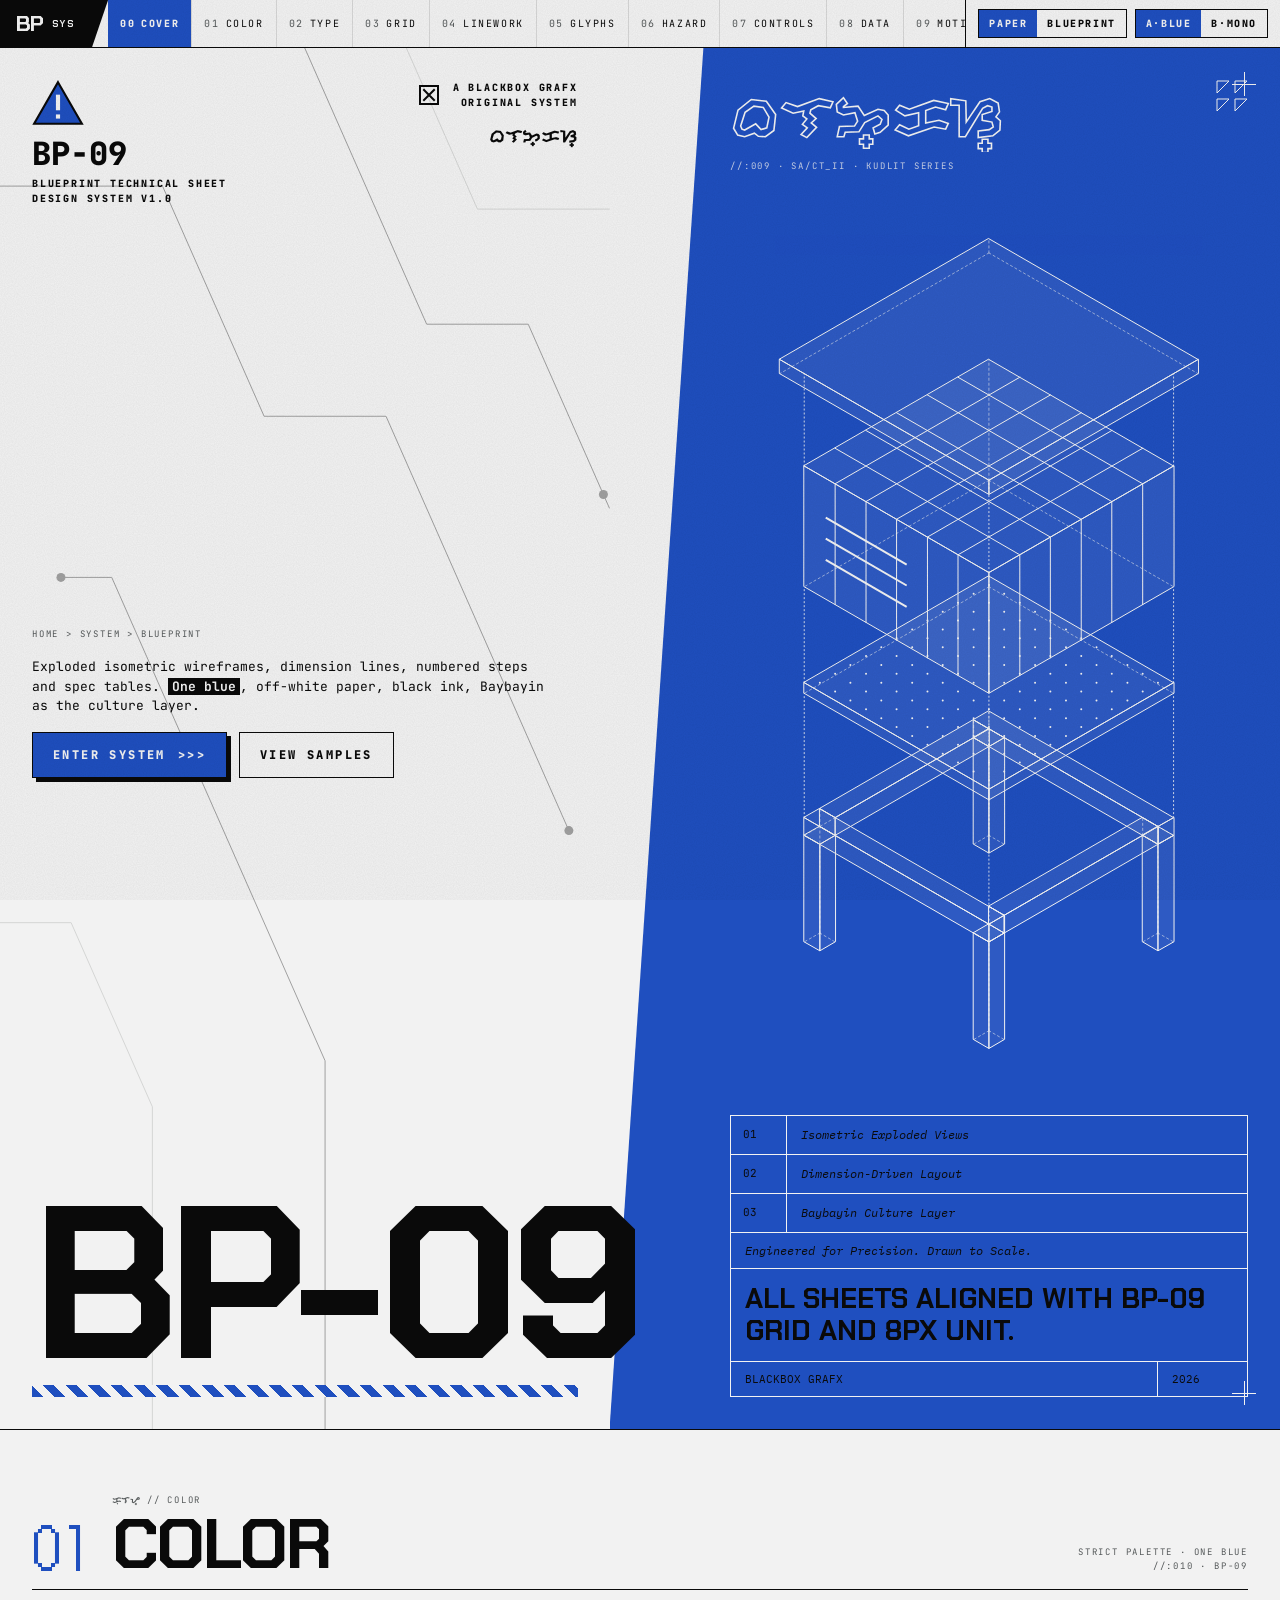
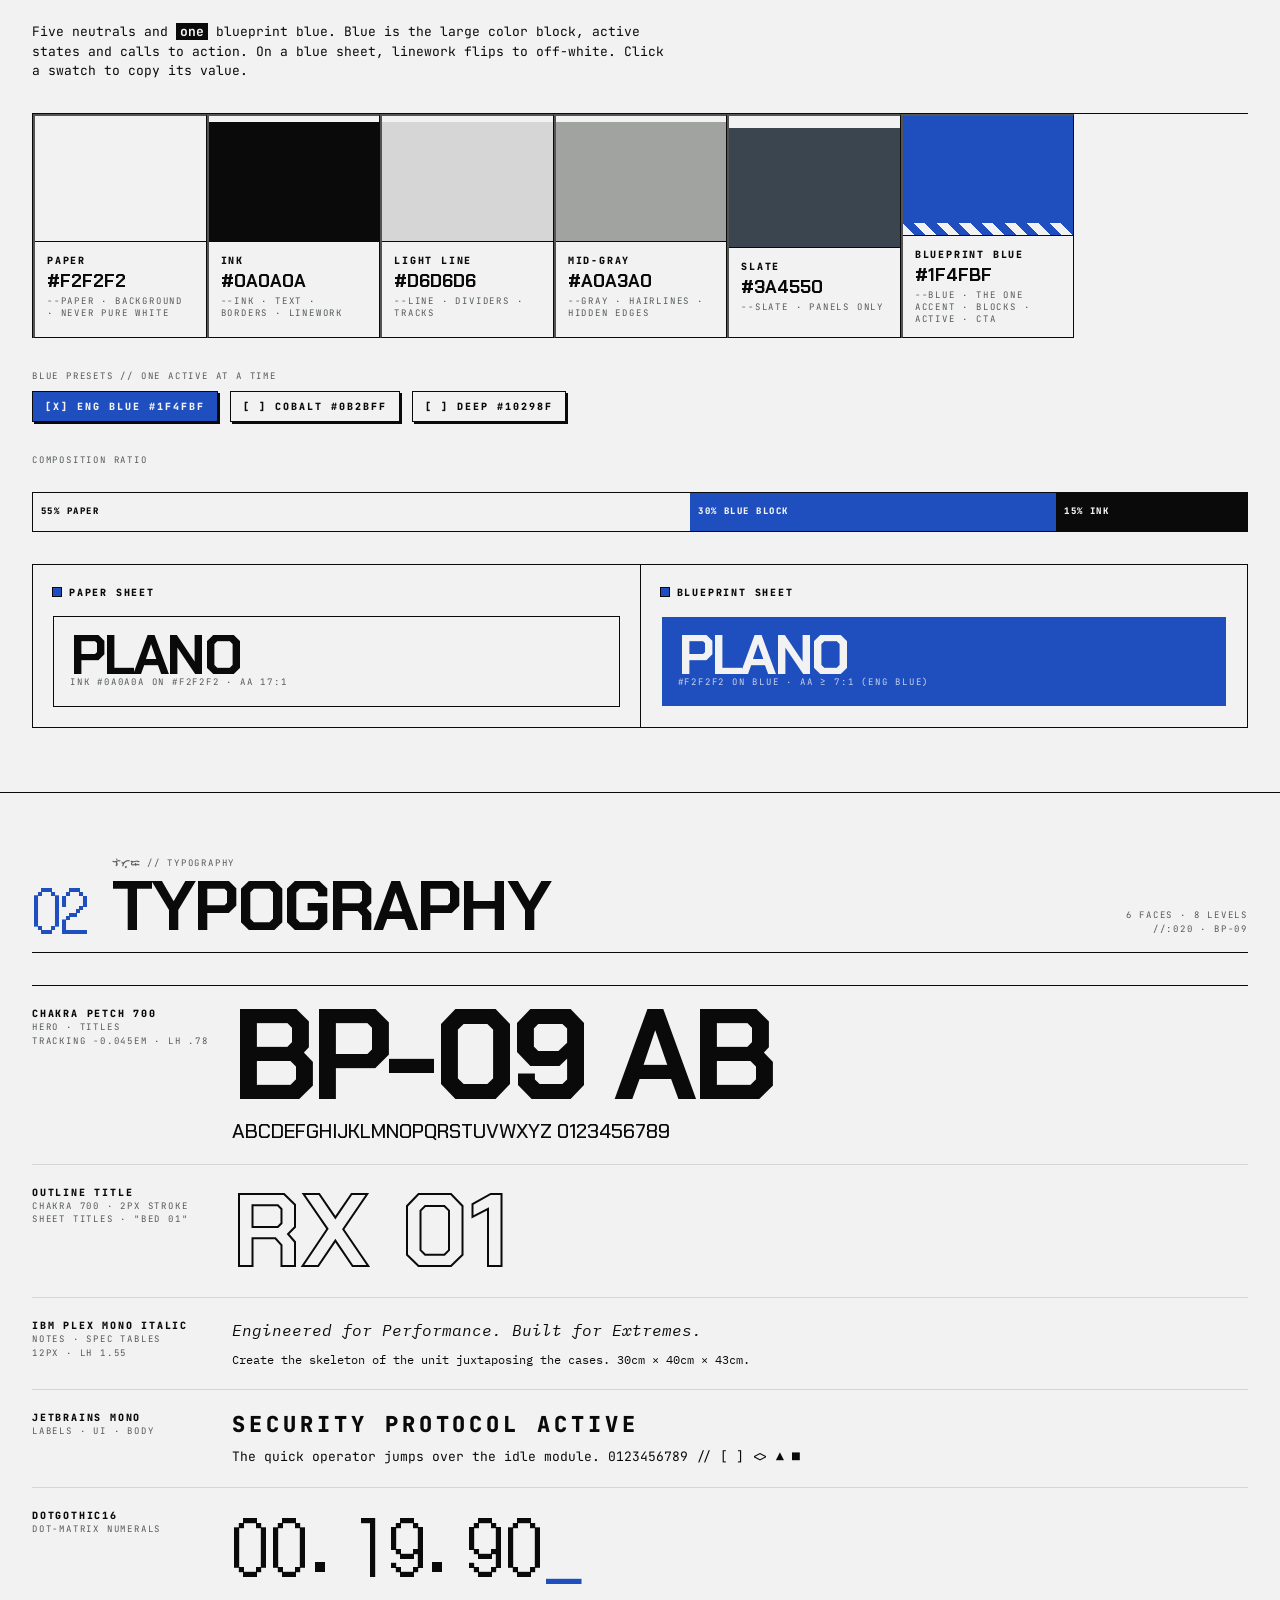
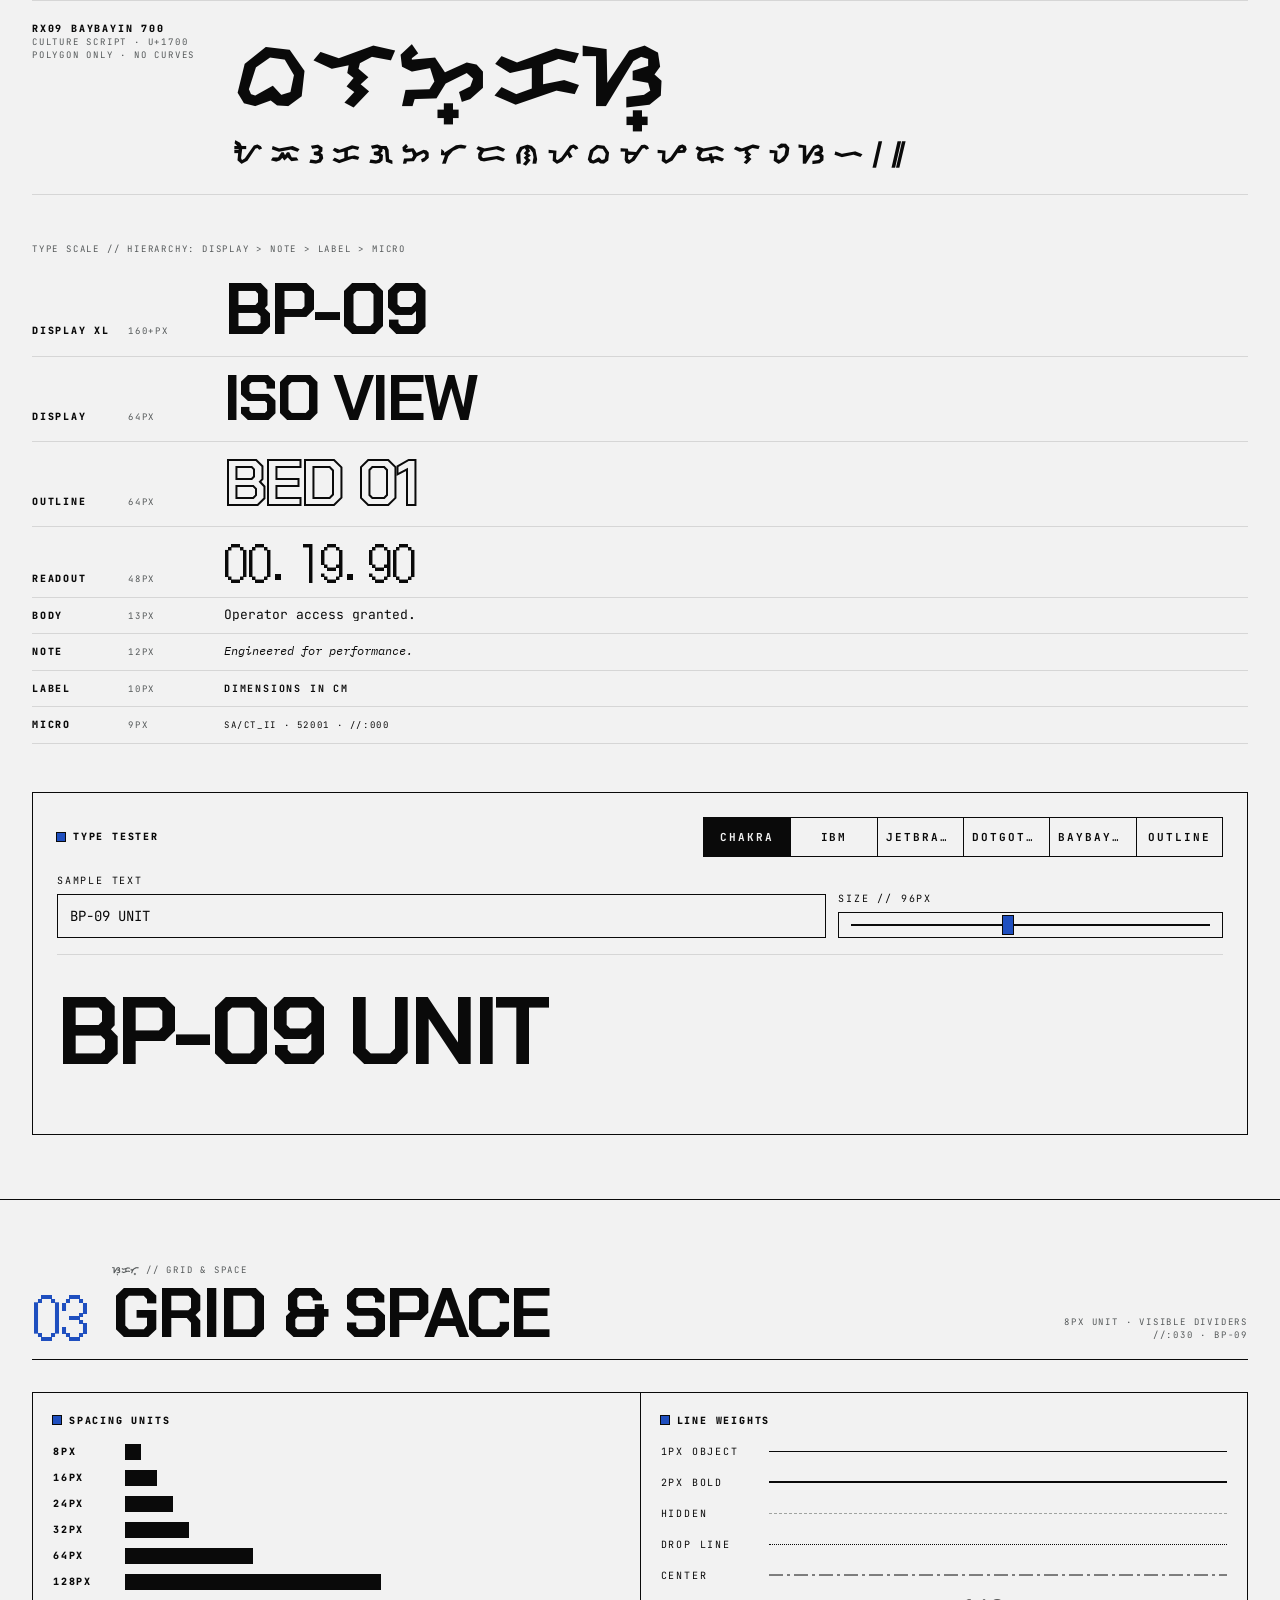
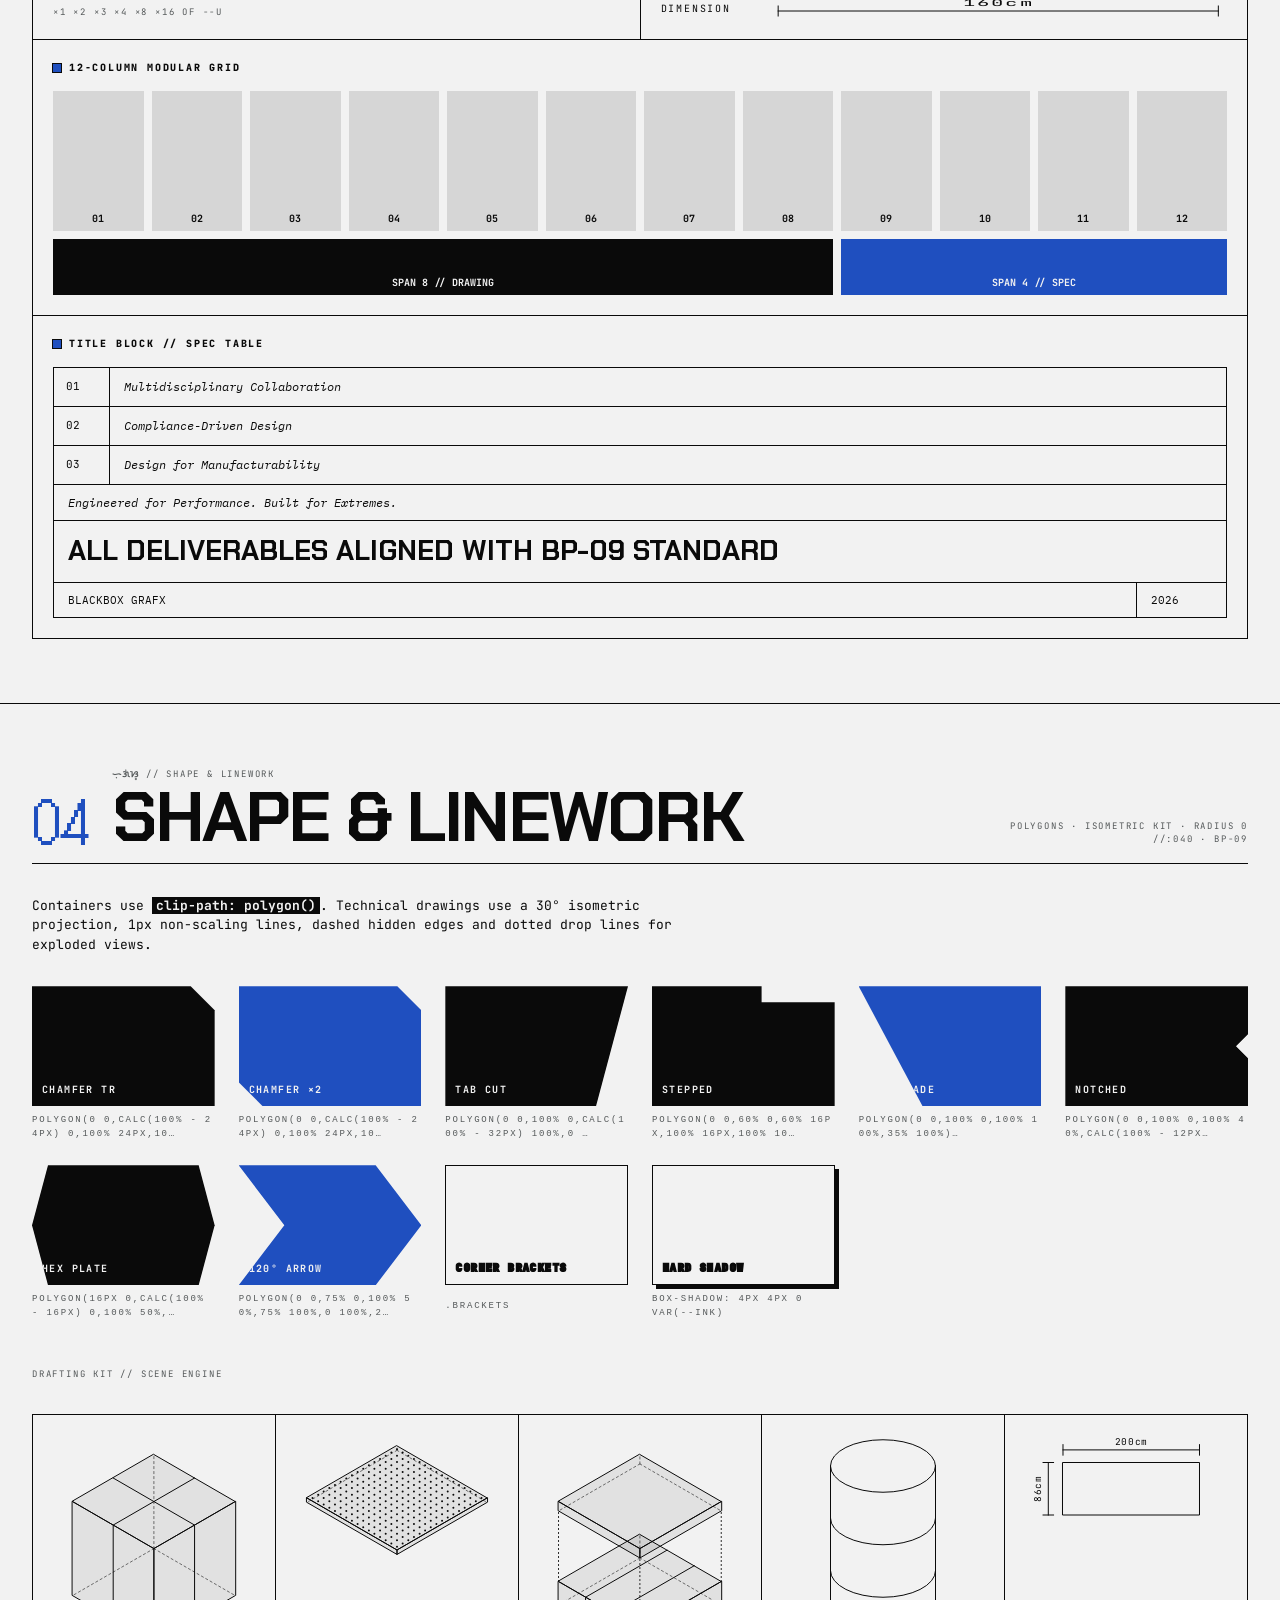
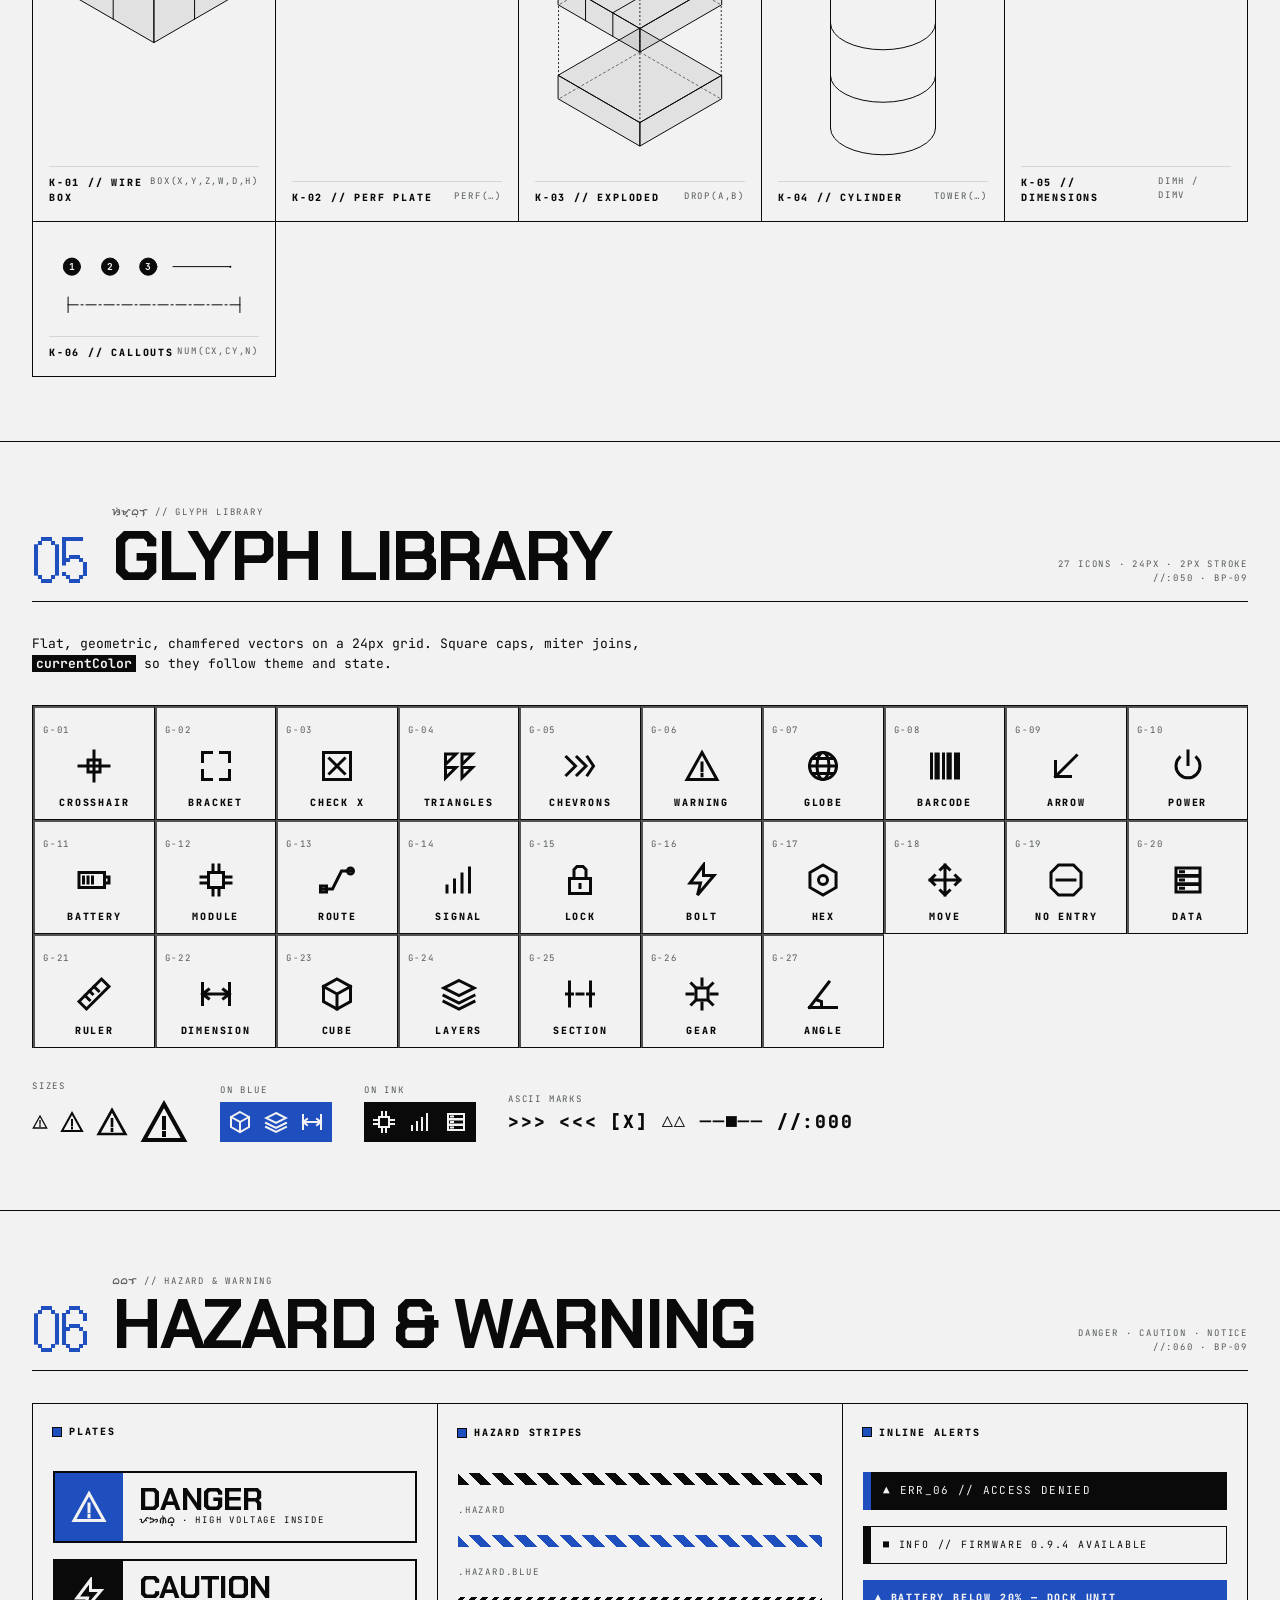
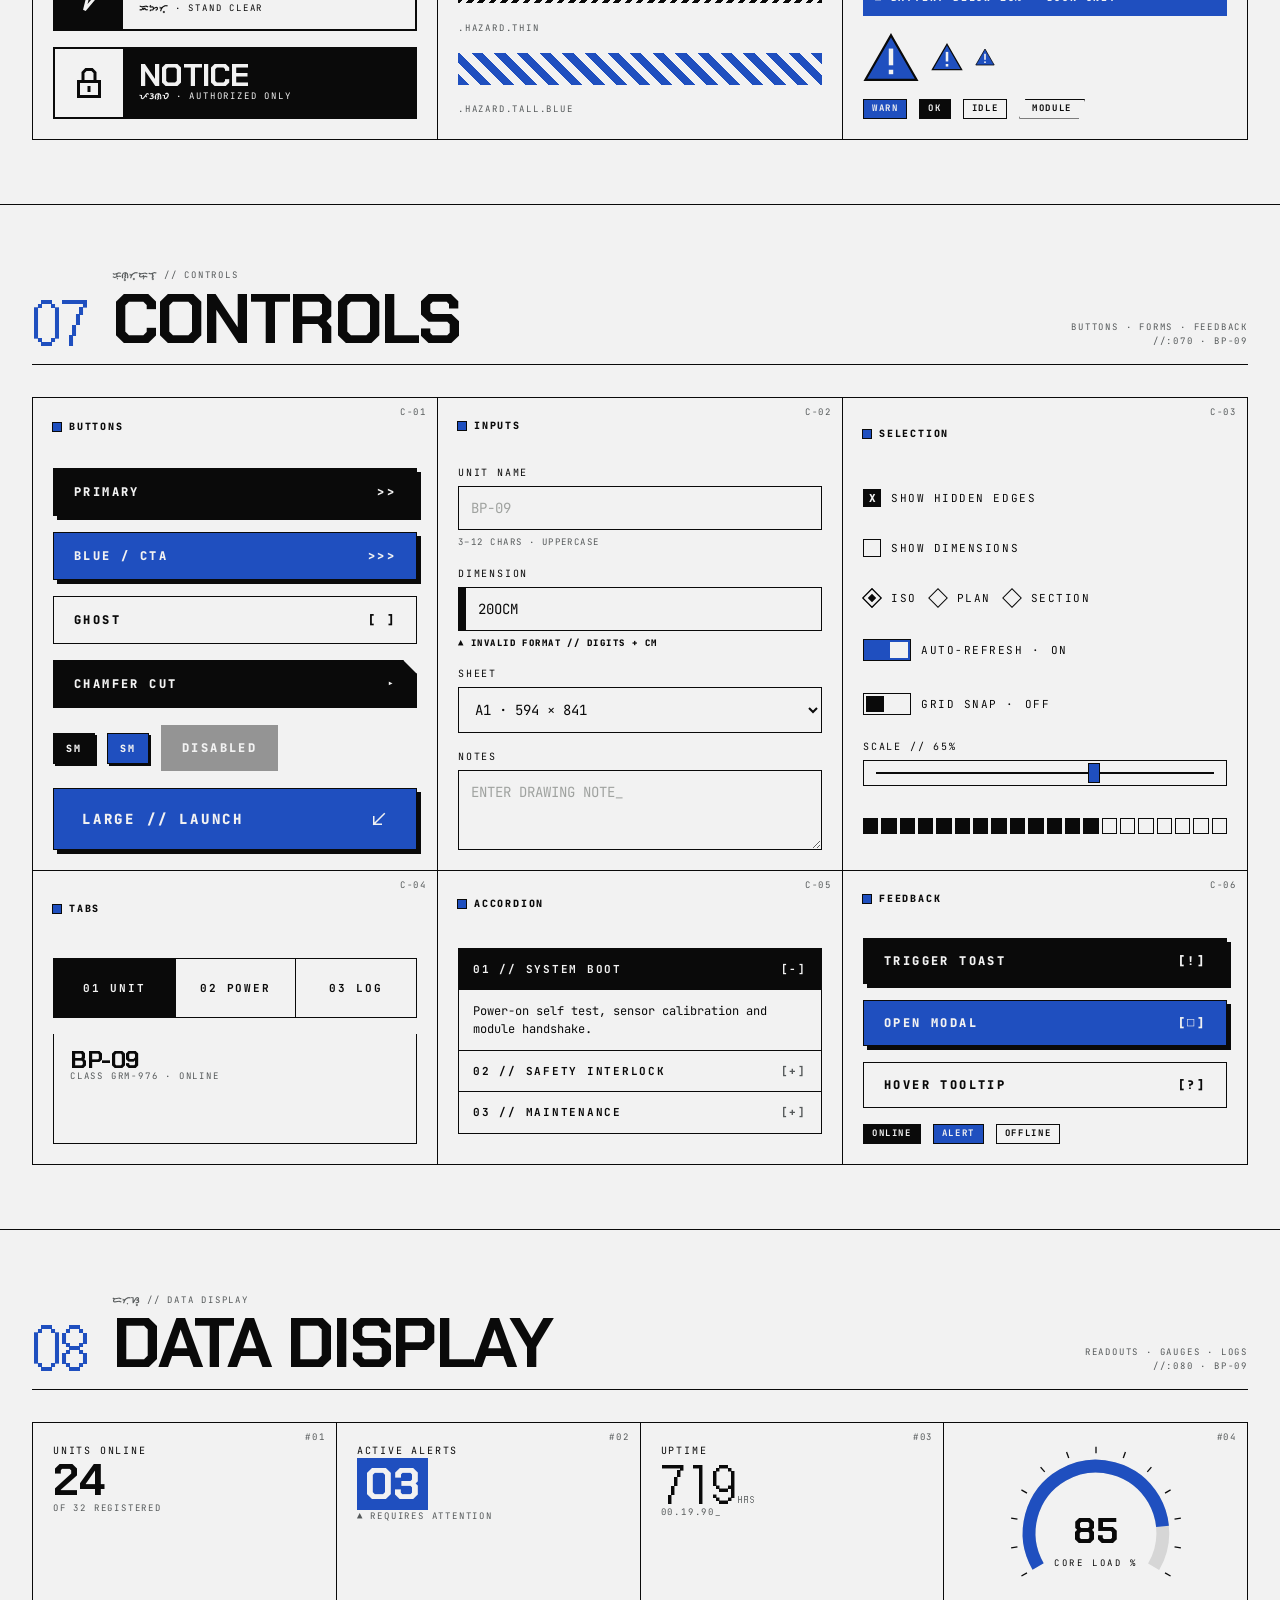
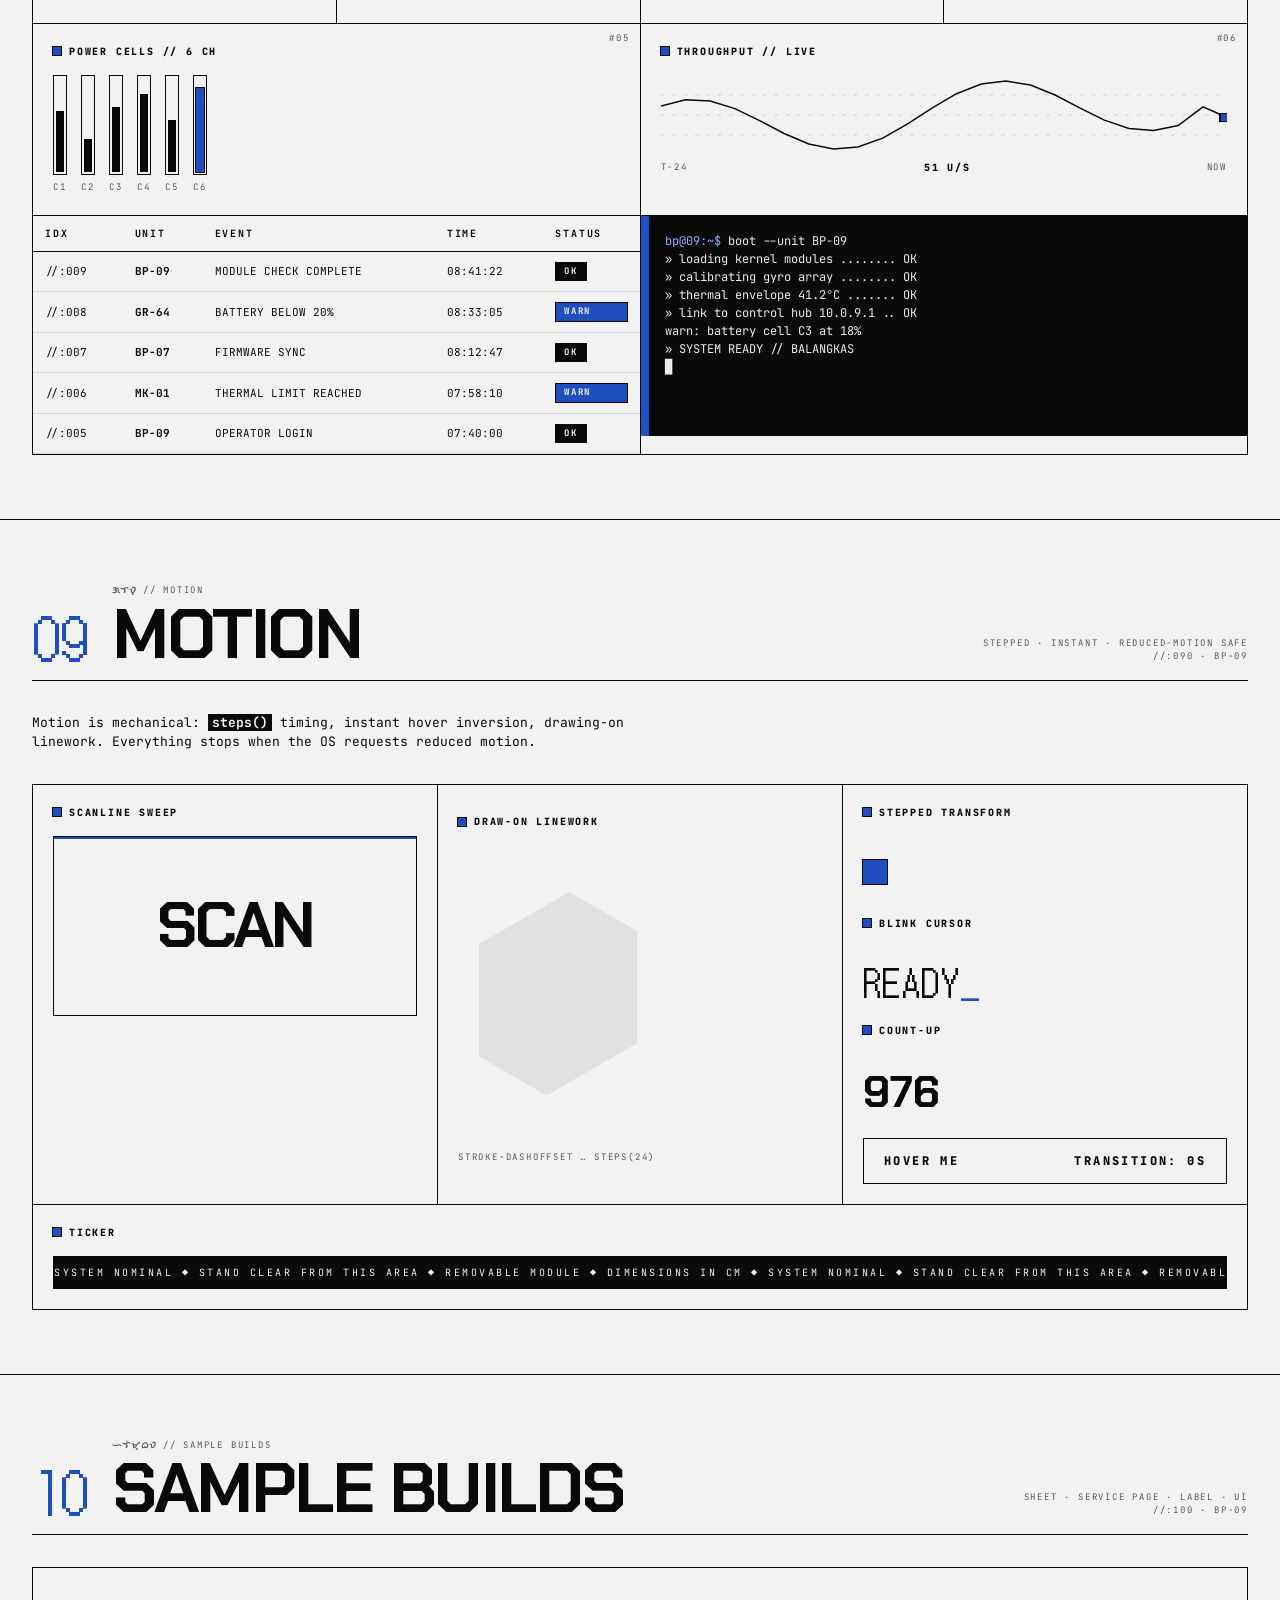
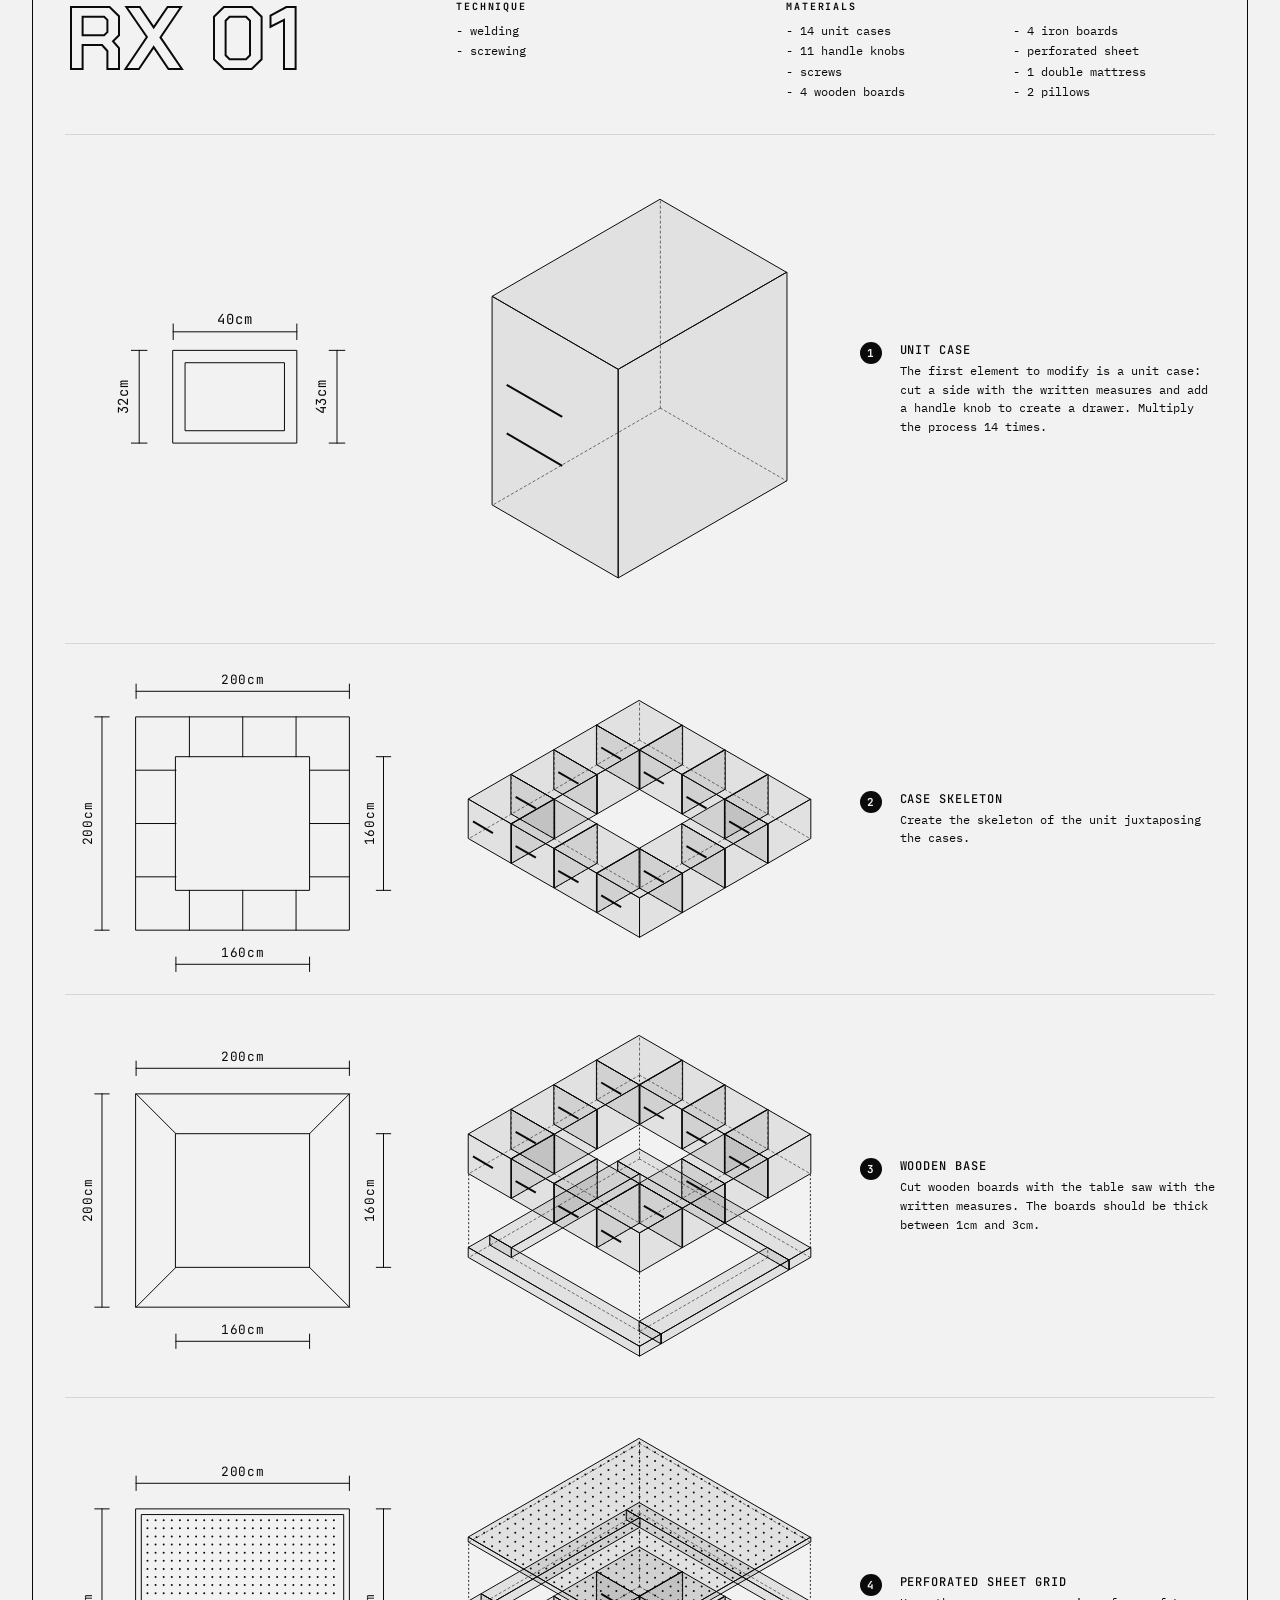
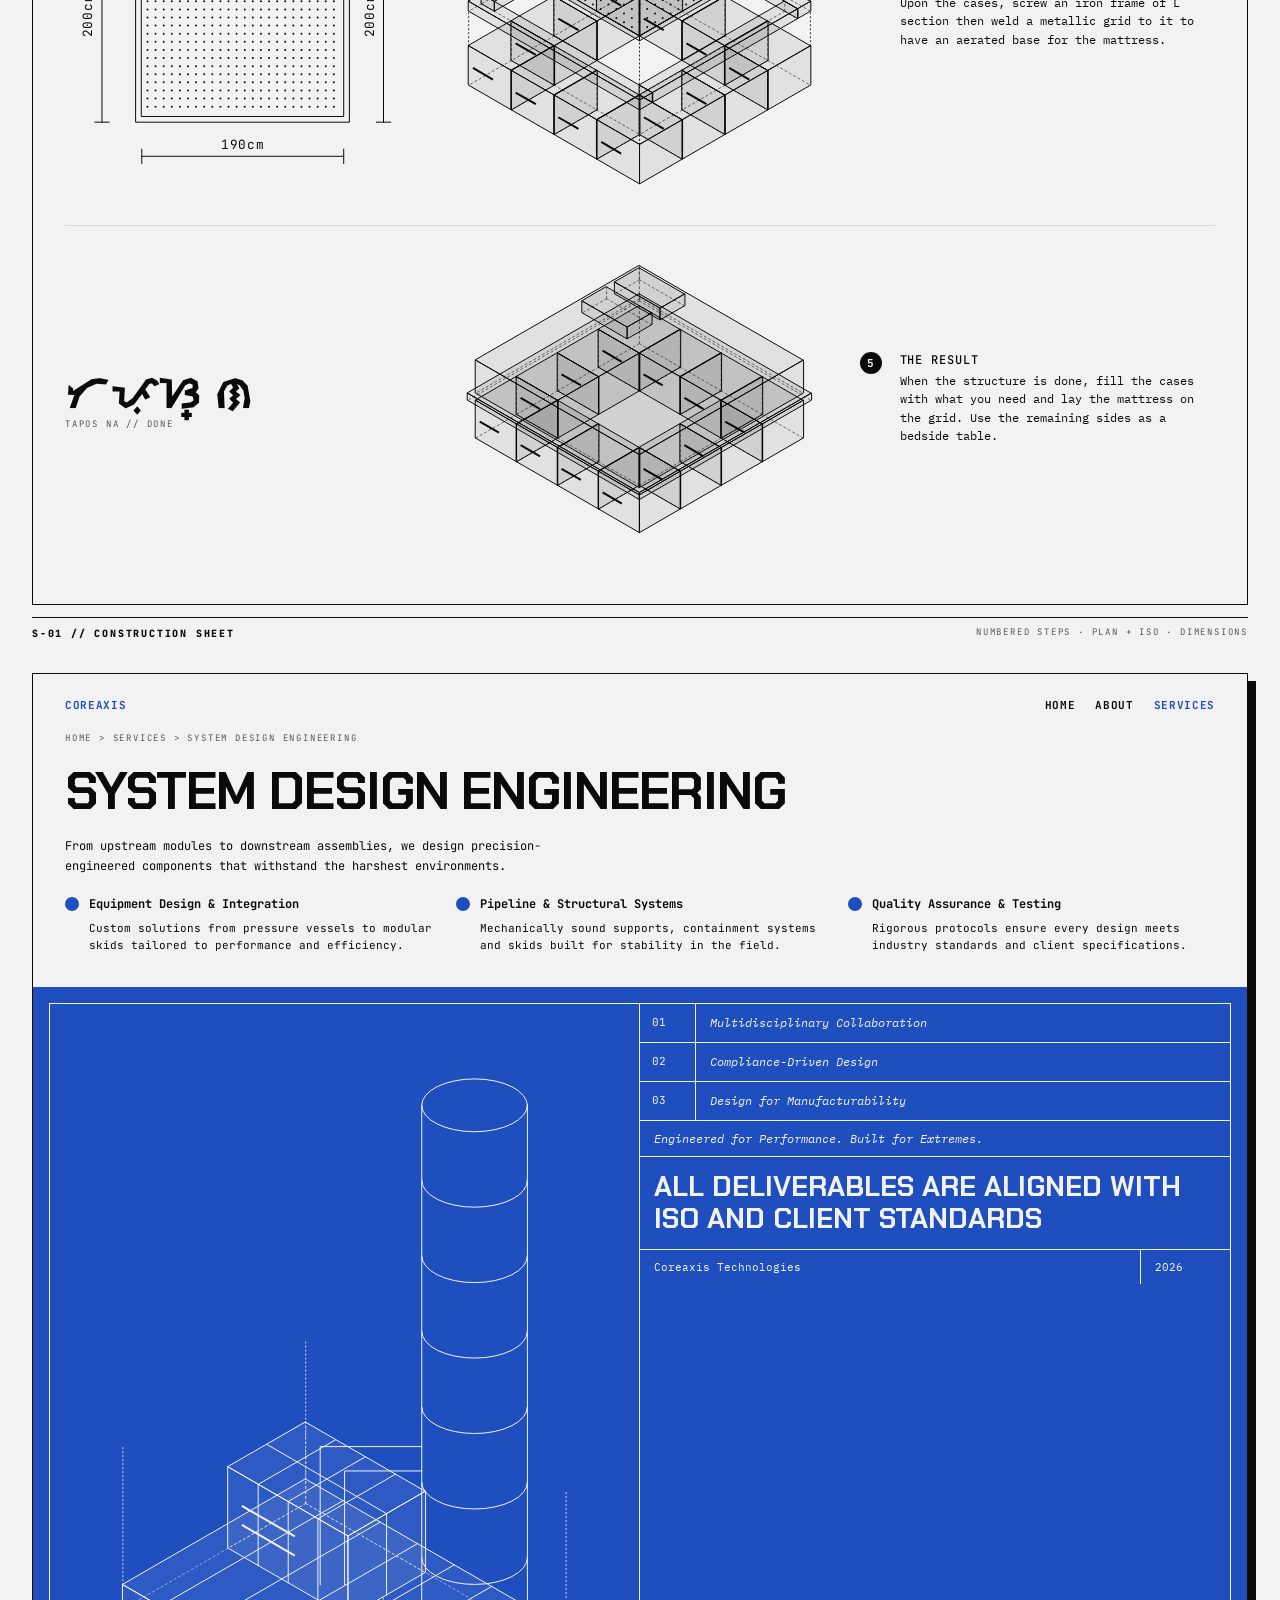
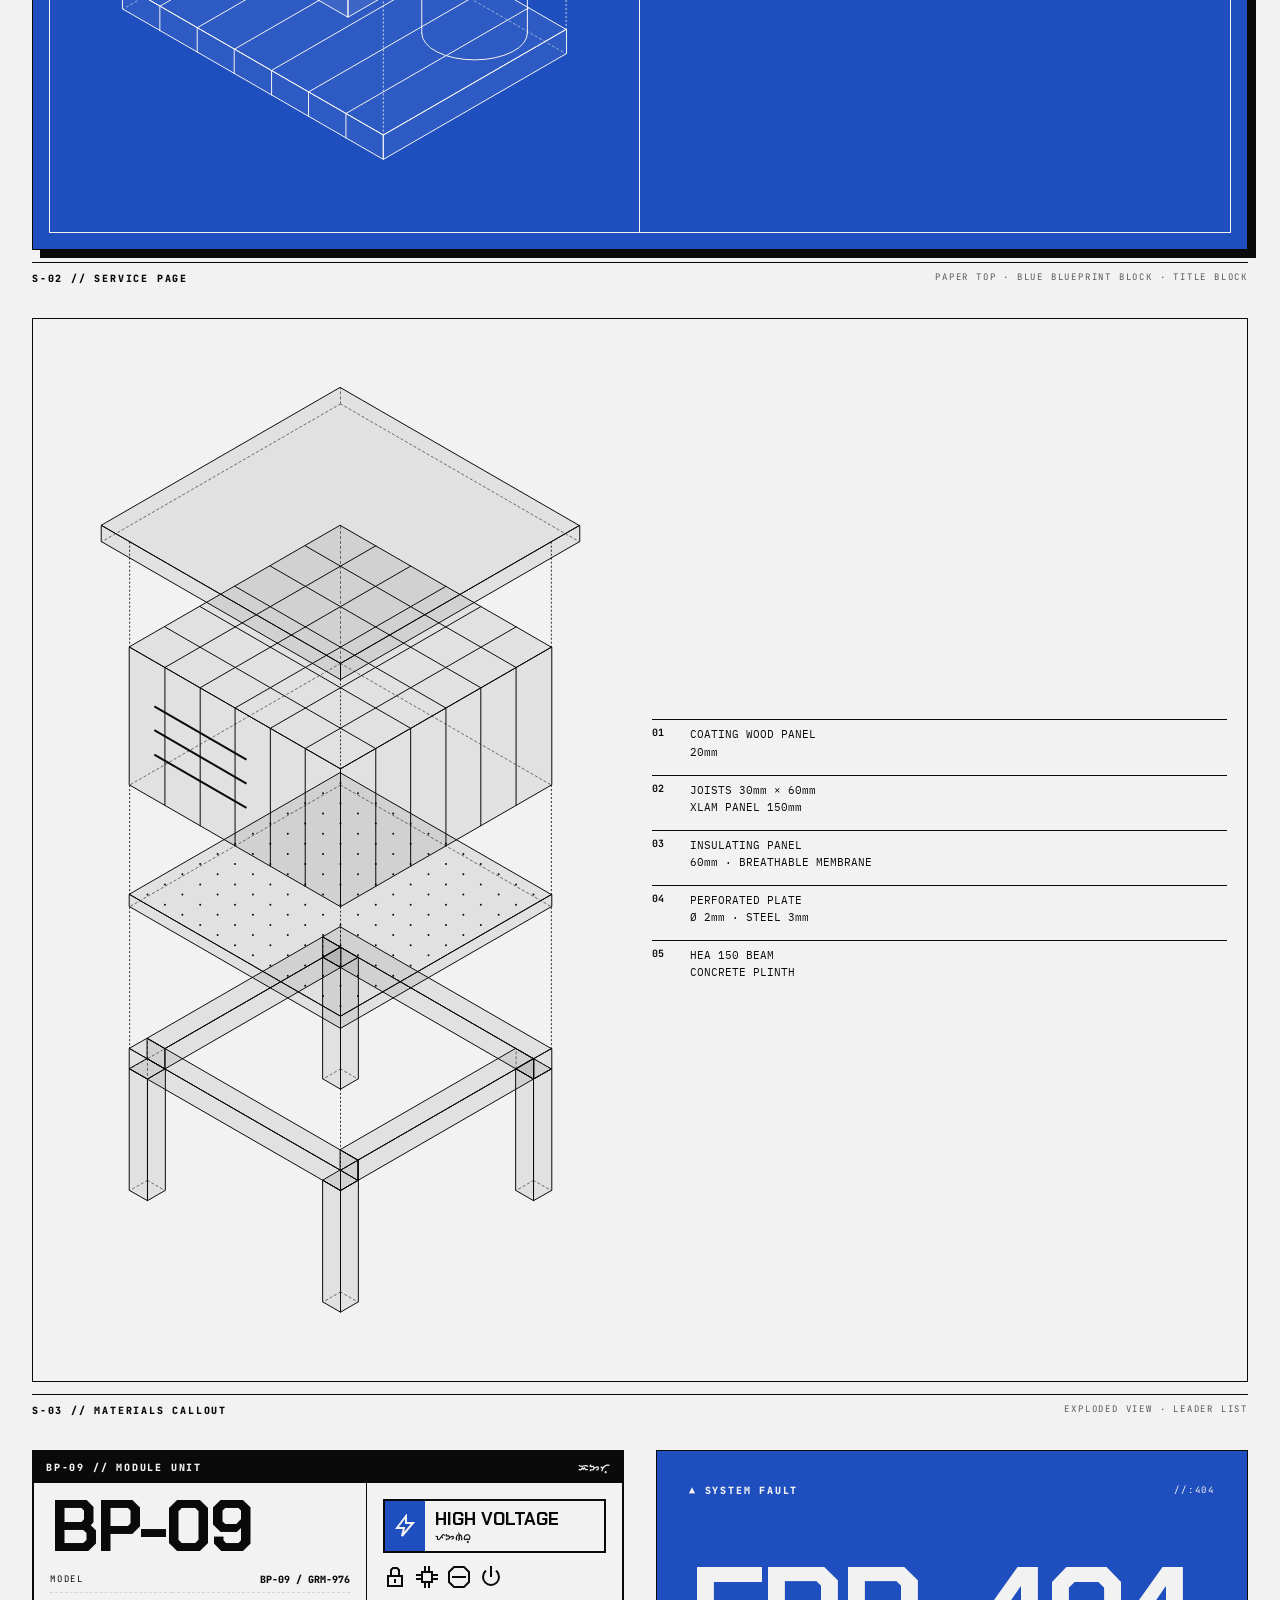
<file: Plano/bp09-blueprint-design-system-v1.0-baybayin.html>
<!DOCTYPE html>
<html lang="en">
<head>
<meta charset="UTF-8" />
<meta name="viewport" content="width=device-width, initial-scale=1.0" />
<title>BP-09 // BLUEPRINT TECHNICAL SHEET DESIGN SYSTEM v1.0 + BAYBAYIN</title>
<!-- Set theme + modes before first paint (no flash) -->
<script>
(function(){var d=document.documentElement,g=function(k,f){try{return localStorage.getItem(k)||f}catch(e){return f}};
d.setAttribute("data-theme",g("bp09_theme","paper"));d.setAttribute("data-accent",g("bp09_accent","blue"));d.setAttribute("data-blue",g("bp09_blue","eng"));})();
</script>
<link rel="preconnect" href="https://fonts.googleapis.com" />
<link rel="preconnect" href="https://fonts.gstatic.com" crossorigin />
<link href="https://fonts.googleapis.com/css2?family=Chakra+Petch:wght@400;500;700&family=DotGothic16&family=IBM+Plex+Mono:ital,wght@0,400;0,500;1,400;1,500&family=JetBrains+Mono:wght@400;700;800&display=swap" rel="stylesheet" />
<style>
/* 00 // RX09 BAYBAYIN FONT (embedded WOFF2 · angular derivative of Noto Sans Tagalog · SIL OFL 1.1) */
@font-face{font-family:"RX09 Baybayin";src:url([data-uri]) format("woff2");font-weight:400;font-style:normal;font-display:swap;unicode-range:U+1700-171F,U+1735-1736,U+25CC}
@font-face{font-family:"RX09 Baybayin";src:url([data-uri]) format("woff2");font-weight:700;font-style:normal;font-display:swap;unicode-range:U+1700-171F,U+1735-1736,U+25CC}
/* =====================================================
   01 // TOKENS
   Paper theme  = off-white sheet, black ink, ONE blueprint-blue block
   Blueprint    = full blue sheet, off-white linework
   Mode B       = [data-accent="mono"] -> blue collapses to ink (no color)
   ===================================================== */
:root{
  --blue:#1F4FBF; --paper:#F2F2F2;
  --bg:#F2F2F2; --ink:#0A0A0A; --line:#D6D6D6; --gray:#A0A3A0; --mute:#55595A; --slate:#3A4550;
  --accent:var(--blue); --on-accent:#F2F2F2; --field-focus:#E6ECFA;
  --u:8px; --grain-opacity:.06; --grain-filter:none;
  --hero:"Chakra Petch","Orbitron",sans-serif;
  --mono:"JetBrains Mono","IBM Plex Mono",monospace;
  --note:"IBM Plex Mono","JetBrains Mono",monospace;
  --dot:"DotGothic16","JetBrains Mono",monospace;
  --bb:"RX09 Baybayin","Noto Sans Tagalog",sans-serif;
  color-scheme:light;
}
[data-blue="cobalt"]{--blue:#0B2BFF}
[data-blue="deep"]{--blue:#10298F}
[data-accent="mono"]{--blue:#0A0A0A}
/* blue context: the whole sheet in blueprint theme, or any .bp block on paper */
[data-theme="blueprint"],.bp{
  --bg:var(--blue); --ink:#F2F2F2;
  --line:#5B7CD0; --gray:#9FB2EE; --mute:#C3D0F6;
  --line:color-mix(in srgb,#F2F2F2 28%,var(--blue));
  --gray:color-mix(in srgb,#F2F2F2 60%,var(--blue));
  --mute:color-mix(in srgb,#F2F2F2 80%,var(--blue));
  --accent:#F2F2F2; --on-accent:var(--blue); --field-focus:#2A5FD0;
  --grain-filter:invert(1); color-scheme:dark;
}
[data-theme="blueprint"] .pp,.pp{
  --bg:#F2F2F2; --ink:#0A0A0A; --line:#D6D6D6; --gray:#A0A3A0; --mute:#55595A;
  --accent:var(--blue); --on-accent:#F2F2F2; --field-focus:#E6ECFA; --grain-filter:none; color-scheme:light;
}
*{box-sizing:border-box;margin:0;padding:0;border-radius:0}
html{scroll-behavior:smooth}
html,body,#root{min-height:100%}
body{background:var(--bg);color:var(--ink);font-family:var(--mono);font-size:13px;line-height:1.5;overflow-x:hidden}
body::after{content:"";position:fixed;inset:0;pointer-events:none;z-index:9999;opacity:var(--grain-opacity);filter:var(--grain-filter);
  background-image:url("data:image/svg+xml,%3Csvg xmlns='http://www.w3.org/2000/svg' width='160' height='160'%3E%3Cfilter id='n'%3E%3CfeTurbulence type='fractalNoise' baseFrequency='.9' numOctaves='2' stitchTiles='stitch'/%3E%3CfeColorMatrix values='0 0 0 0 0 0 0 0 0 0 0 0 0 0 0 0 0 0 1 0'/%3E%3C/filter%3E%3Crect width='100%25' height='100%25' filter='url(%23n)'/%3E%3C/svg%3E")}
::selection{background:var(--accent);color:var(--on-accent)}
:focus-visible{outline:2px solid var(--accent);outline-offset:2px}
[data-theme="blueprint"] :focus-visible,.bp :focus-visible{outline-color:#F2F2F2}
a{color:inherit} svg{max-width:100%}
/* =====================================================
   02 // PRIMITIVES
   ===================================================== */
.label{font-size:10px;letter-spacing:.18em;text-transform:uppercase}
.micro{font-size:9px;letter-spacing:.2em;text-transform:uppercase;color:var(--mute)}
.b{font-weight:800}
.note{font-family:var(--note);font-style:italic}
.display{font-family:var(--hero);font-weight:700;line-height:.85;letter-spacing:-.02em;text-transform:uppercase}
.giant{font-family:var(--hero);font-weight:700;letter-spacing:-.045em;line-height:.78;text-transform:uppercase}
.outline{color:transparent;-webkit-text-stroke:2px var(--ink)}
.dot{font-family:var(--dot)}
.accent-text{color:var(--accent)}
.hazard{height:12px;background:repeating-linear-gradient(45deg,var(--ink) 0 8px,transparent 8px 16px)}
.hazard.blue{background:repeating-linear-gradient(45deg,var(--accent) 0 8px,var(--bg) 8px 16px)}
.hazard.thin{height:6px;background:repeating-linear-gradient(-45deg,var(--ink) 0 4px,transparent 4px 8px)}
.hazard.tall{height:32px}
.cross{position:absolute;width:24px;height:24px}
.cross::before,.cross::after{content:"";position:absolute;background:var(--ink)}
.cross::before{left:50%;top:0;width:1px;height:100%}
.cross::after{top:50%;left:0;height:1px;width:100%}
.brackets{position:relative}
.brackets::before,.brackets::after{content:"";position:absolute;width:12px;height:12px;border:1px solid var(--ink);pointer-events:none}
.brackets::before{top:-1px;left:-1px;border-right:0;border-bottom:0}
.brackets::after{bottom:-1px;right:-1px;border-left:0;border-top:0}
.blink{animation:blink 1s steps(1) infinite}
@keyframes blink{50%{opacity:0}}
.svg-ink{stroke:var(--ink)} .svg-gray{stroke:var(--gray)} .svg-fill-ink{fill:var(--ink)} .svg-track{stroke:var(--line)} .svg-fill-accent{fill:var(--accent)}
.rx-bb{font-family:var(--bb);line-height:1.4;text-transform:none!important;letter-spacing:0!important;font-weight:700}
.bb-line,.bb-solid{display:block;height:auto;max-width:100%;color:var(--ink)}
.bb-line g{fill:none;stroke:currentColor;stroke-width:1.6px;stroke-linejoin:miter}
.bb-line path{vector-effect:non-scaling-stroke}
/* =====================================================
   03 // DRAFTING KIT (SVG linework)
   ===================================================== */
.dr{display:block;width:100%;height:auto;color:var(--ink)}
.dr *{vector-effect:non-scaling-stroke}
.dr path,.dr polygon,.dr rect,.dr ellipse,.dr circle,.dr line,.dr polyline{fill:none;stroke:currentColor;stroke-width:1;stroke-linejoin:miter;stroke-linecap:square}
.dr .f{fill:currentColor;fill-opacity:.07}
.dr .hid{stroke-dasharray:2 3;opacity:.55}
.dr .drop{stroke-dasharray:1 3;opacity:.85}
.dr .center{stroke-dasharray:10 3 2 3}
.dr .dot{stroke-width:2;stroke-linecap:round}
.dr .slot{stroke-width:2}
.dr .bold{stroke-width:2}
.dr text{fill:currentColor;stroke:none;font:9px var(--mono);letter-spacing:.06em}
.dr .num circle{fill:var(--ink)}
.dr .num text{fill:var(--bg);font-weight:700;font-size:10px}
.dr.draw path,.dr.draw polygon{stroke-dasharray:var(--len,400);stroke-dashoffset:var(--len,400);animation:drawOn 4s steps(24) infinite}
@keyframes drawOn{0%{stroke-dashoffset:var(--len,400)}60%,100%{stroke-dashoffset:0}}
/* =====================================================
   04 // CONTROLS
   ===================================================== */
.btn{font-family:var(--mono);font-weight:800;font-size:12px;letter-spacing:.2em;text-transform:uppercase;border:1px solid var(--ink);background:var(--ink);color:var(--bg);padding:14px 20px;cursor:pointer;box-shadow:4px 4px 0 var(--ink);transition:0s;display:inline-flex;gap:12px;align-items:center;justify-content:space-between;text-decoration:none}
.btn:hover{background:var(--bg);color:var(--ink)}
.btn:active{transform:translate(4px,4px);box-shadow:none}
.btn.accent{background:var(--accent);color:var(--on-accent);border-color:var(--ink)}
.btn.accent:hover{background:var(--ink);color:var(--accent)}
.btn.ghost{background:transparent;color:var(--ink);box-shadow:none}
.btn.ghost:hover{background:var(--ink);color:var(--bg)}
.btn.sm{padding:8px 12px;font-size:10px;box-shadow:2px 2px 0 var(--ink)}
.btn.lg{padding:20px 28px;font-size:14px}
.btn.cut{clip-path:polygon(0 0,calc(100% - 14px) 0,100% 14px,100% 100%,0 100%);box-shadow:none}
.btn[disabled]{opacity:.4;cursor:not-allowed;box-shadow:none}
.mode-switch{font-family:var(--mono);font-size:10px;font-weight:800;letter-spacing:.16em;text-transform:uppercase;display:inline-flex;border:1px solid var(--ink);background:transparent;color:var(--ink);cursor:pointer;padding:0;white-space:nowrap}
.mode-switch span{padding:7px 10px;transition:0s}
.mode-switch span.on{background:var(--accent);color:var(--on-accent)}
.mode-switch:hover span:not(.on){background:var(--ink);color:var(--bg)}
.field{display:flex;flex-direction:column;gap:6px}
.field input,.field select,.field textarea{font-family:var(--mono);font-size:14px;padding:12px;border:1px solid var(--ink);background:var(--bg);color:var(--ink);width:100%}
.field textarea{resize:vertical;min-height:80px}
.field input::placeholder,.field textarea::placeholder{color:var(--gray)}
.field input:focus,.field select:focus,.field textarea:focus{outline:2px solid var(--accent);outline-offset:0;background:var(--field-focus)}
[data-theme="blueprint"] .field input:focus,.bp .field input:focus{outline-color:#F2F2F2}
.field .hint{font-size:9px;letter-spacing:.16em;color:var(--mute);text-transform:uppercase}
.field.invalid input{border-left-width:8px}
.field.invalid .hint{color:var(--ink);font-weight:800}
.err{background:var(--ink);color:var(--bg);border-left:8px solid var(--accent);padding:10px 12px;font-size:11px;letter-spacing:.12em;text-transform:uppercase}
.chk{appearance:none;width:18px;height:18px;border:1px solid var(--ink);background:var(--bg);cursor:pointer;display:inline-grid;place-content:center;flex:none}
.chk:checked{background:var(--ink)}
.chk:checked::after{content:"X";color:var(--bg);font:800 11px var(--mono)}
.rad{appearance:none;width:14px;height:14px;border:1px solid var(--ink);transform:rotate(45deg);cursor:pointer;margin:2px;flex:none;background:var(--bg)}
.rad:checked{background:var(--ink);box-shadow:inset 0 0 0 3px var(--bg)}
.opt{display:flex;gap:10px;align-items:center;cursor:pointer;font-size:11px;letter-spacing:.14em;text-transform:uppercase}
.toggle{appearance:none;width:48px;height:22px;border:1px solid var(--ink);position:relative;cursor:pointer;background:var(--bg);flex:none}
.toggle::after{content:"";position:absolute;top:2px;left:2px;width:18px;height:16px;background:var(--ink)}
.toggle:checked{background:var(--accent)}
.toggle:checked::after{left:26px;background:var(--on-accent)}
.range{appearance:none;width:100%;height:20px;background:transparent;cursor:pointer}
.range::-webkit-slider-runnable-track{height:2px;background:var(--ink)}
.range::-moz-range-track{height:2px;background:var(--ink)}
.range::-webkit-slider-thumb{appearance:none;width:12px;height:20px;background:var(--accent);border:1px solid var(--ink);margin-top:-9px}
.range::-moz-range-thumb{width:12px;height:20px;background:var(--accent);border:1px solid var(--ink);border-radius:0}
.tabs{display:grid;grid-auto-flow:column;grid-auto-columns:1fr;border:1px solid var(--ink)}
.tabs button{font-family:var(--mono);font-size:11px;letter-spacing:.18em;padding:12px 8px;min-width:0;overflow:hidden;text-overflow:ellipsis;white-space:nowrap;border:0;background:transparent;color:var(--ink);cursor:pointer;text-transform:uppercase;font-weight:700;transition:0s}
.tabs button:hover{background:var(--line)}
.tabs button[aria-selected="true"]{background:var(--ink);color:var(--bg)}
.tabs button+button{border-left:1px solid var(--ink)}
.chip{display:inline-block;padding:2px 8px;border:1px solid var(--ink);font-size:9px;letter-spacing:.18em;text-transform:uppercase;font-weight:700}
.chip.ok{background:var(--ink);color:var(--bg)}
.chip.warn{background:var(--accent);color:var(--on-accent);border-color:var(--ink)}
.chip.cut{clip-path:polygon(6px 0,100% 0,calc(100% - 6px) 100%,0 100%);padding:2px 12px}
.seg{display:grid;grid-template-columns:repeat(20,1fr);gap:3px;height:16px}
.seg i{border:1px solid var(--ink)}
.seg i.on{background:var(--ink)}
.seg i.hot{background:var(--accent);border-color:var(--ink)}
details.acc{border:1px solid var(--ink);border-top:0}
details.acc:first-of-type{border-top:1px solid var(--ink)}
details.acc summary{list-style:none;cursor:pointer;padding:12px 14px;display:flex;justify-content:space-between;font-size:11px;letter-spacing:.16em;text-transform:uppercase;font-weight:700}
details.acc summary::-webkit-details-marker{display:none}
details.acc summary::after{content:"[+]";color:var(--mute)}
details.acc[open] summary{background:var(--ink);color:var(--bg)}
details.acc[open] summary::after{content:"[−]";color:var(--bg)}
details.acc p{padding:12px 14px;font-size:12px}
[data-tip]{position:relative}
[data-tip]:hover::after,[data-tip]:focus-visible::after{content:attr(data-tip);position:absolute;left:0;bottom:calc(100% + 8px);background:var(--ink);color:var(--bg);padding:6px 10px;font:700 9px var(--mono);letter-spacing:.16em;white-space:nowrap;z-index:5;border-left:4px solid var(--accent)}
.toasts{position:fixed;right:16px;bottom:16px;z-index:200;display:flex;flex-direction:column;gap:8px;max-width:min(340px,calc(100vw - 32px))}
.toast{background:var(--ink);color:var(--bg);border-left:8px solid var(--accent);padding:12px 14px;font-size:11px;letter-spacing:.14em;text-transform:uppercase;box-shadow:4px 4px 0 var(--accent);animation:toastIn .2s steps(3)}
@keyframes toastIn{from{transform:translateX(24px);opacity:0}}
.overlay{position:fixed;inset:0;background:rgba(10,10,10,.72);z-index:150;display:grid;place-items:center;padding:16px}
.modal{background:var(--bg);color:var(--ink);border:1px solid var(--ink);box-shadow:8px 8px 0 var(--accent);width:min(480px,100%);clip-path:polygon(0 0,calc(100% - 24px) 0,100% 24px,100% 100%,24px 100%,0 calc(100% - 24px))}
.modal-head{background:var(--ink);color:var(--bg);padding:12px 16px;display:flex;justify-content:space-between;align-items:center}
.modal-head button{background:transparent;border:1px solid var(--bg);color:var(--bg);font:700 10px var(--mono);padding:4px 8px;cursor:pointer}
.modal-body{padding:24px;display:grid;gap:16px}
/* =====================================================
   05 // SHOWCASE LAYOUT
   ===================================================== */
.topnav{position:sticky;top:0;z-index:100;background:var(--bg);border-bottom:1px solid var(--ink);display:flex;align-items:stretch;min-height:48px}
.brand-mini{background:var(--ink);color:var(--bg);padding:8px 32px 8px 16px;clip-path:polygon(0 0,100% 0,calc(100% - 16px) 100%,0 100%);font:700 22px var(--hero);letter-spacing:-.03em;display:flex;align-items:center;gap:8px;cursor:pointer;border:0}
.links{display:flex;overflow-x:auto;flex:1;scrollbar-width:none}
.links::-webkit-scrollbar{display:none}
.links a{display:flex;align-items:center;gap:6px;padding:0 12px;font-size:10px;letter-spacing:.16em;text-decoration:none;white-space:nowrap;border-right:1px solid var(--line);text-transform:uppercase;transition:0s}
.links a span{color:var(--mute)}
.links a:hover{background:var(--ink);color:var(--bg)}
.links a.active{background:var(--accent);color:var(--on-accent);font-weight:800}
.links a.active span,.links a:hover span{color:inherit}
.nav-tools{display:flex;gap:8px;align-items:center;padding:0 12px;border-left:1px solid var(--ink)}
.sec{border-bottom:1px solid var(--ink);padding:64px 32px;position:relative;scroll-margin-top:48px;overflow:hidden}
.sec-head{display:grid;grid-template-columns:auto 1fr auto;gap:24px;align-items:end;border-bottom:1px solid var(--ink);padding-bottom:16px;margin-bottom:32px}
.sec-idx{font:400 56px/1 var(--dot);color:var(--accent)}
[data-theme="blueprint"] .sec-idx{color:var(--ink)}
.sec-title{font:700 clamp(36px,5.5vw,72px)/.82 var(--hero);text-transform:uppercase;letter-spacing:-.035em}
.sec-meta{text-align:right}
.lead{max-width:640px;font-size:13px;margin-bottom:32px}
.lead b{background:var(--ink);color:var(--bg);padding:0 4px}
.cells{display:grid;border-top:1px solid var(--ink);border-left:1px solid var(--ink)}
.cells>*{border-right:1px solid var(--ink);border-bottom:1px solid var(--ink);padding:20px;position:relative;min-width:0}
.cells .tag{position:absolute;top:8px;right:10px}
.c2{grid-template-columns:repeat(2,1fr)} .c3{grid-template-columns:repeat(3,1fr)} .c4{grid-template-columns:repeat(4,1fr)}
.stack{display:grid;gap:16px}
.row{display:flex;gap:12px;flex-wrap:wrap;align-items:center}
.cell-title{font-size:10px;letter-spacing:.18em;text-transform:uppercase;font-weight:800;margin-bottom:16px;display:flex;gap:8px;align-items:center}
.cell-title::before{content:"";width:8px;height:8px;background:var(--accent);outline:1px solid var(--ink)}
/* Cover */
.cover{padding:0;min-height:calc(100vh - 48px)}
.cover-grid{display:grid;grid-template-columns:minmax(0,1fr) minmax(0,1.1fr);min-height:calc(100vh - 48px - 12px)}
.cover-left{padding:32px;display:flex;flex-direction:column;justify-content:space-between;gap:32px;position:relative;min-width:0}
.cover-left .giant{font-size:clamp(80px,17vw,300px);margin-right:-6vw;white-space:nowrap}
.cover-right{position:relative;clip-path:polygon(14% 0,100% 0,100% 100%,0 100%);background:var(--bg);padding:32px 32px 32px 18%;display:flex;flex-direction:column;justify-content:space-between;gap:16px;min-width:0}
.cover-right .bb-line{width:min(100%,460px)}
.cover-stack{max-width:520px;width:100%;margin:0 auto}
.readout-diag{transform:translateX(72px) rotate(38deg);transform-origin:left top;min-height:150px;display:flex;flex-direction:column;gap:22px;font:700 13px var(--mono);letter-spacing:.1em}
.readout-diag span::before{content:"";display:inline-block;width:12px;height:12px;background:var(--ink);margin-right:8px;vertical-align:-1px}
.tri-cluster{display:grid;grid-template-columns:repeat(2,14px);gap:4px}
/* Title block (spec table) */
.tb{border:1px solid var(--ink);background:transparent}
.tb-r{display:grid;grid-template-columns:56px 1fr;border-bottom:1px solid var(--ink)}
.tb-r:last-child{border-bottom:0}
.tb-r b{padding:10px 12px;border-right:1px solid var(--ink);font-weight:400;font-size:11px}
.tb-r i{padding:10px 14px;font-family:var(--note);font-size:12px}
.tb-cap{padding:10px 14px;font:italic 12px var(--note);border-bottom:1px solid var(--ink)}
.tb-big{padding:14px;font:700 clamp(18px,2.2vw,28px)/1.15 var(--hero);text-transform:uppercase;border-bottom:1px solid var(--ink)}
.tb-foot{display:grid;grid-template-columns:1fr 90px;font:11px var(--note)}
.tb-foot span{padding:10px 14px}
.tb-foot span+span{border-left:1px solid var(--ink)}
/* Color */
.swatches{display:grid;grid-template-columns:repeat(auto-fill,minmax(170px,1fr));border-top:1px solid var(--ink);border-left:1px solid var(--ink)}
.swatch{border-right:1px solid var(--ink);border-bottom:1px solid var(--ink);cursor:pointer;background:transparent;text-align:left;color:var(--ink);font-family:var(--mono);padding:0}
.swatch .chipc{height:120px;border-bottom:1px solid var(--ink);position:relative}
.swatch .info{padding:12px;display:grid;gap:2px}
.swatch:hover .info{background:var(--ink);color:var(--bg)}
.swatch:hover .info .micro{color:var(--bg)}
.ratio{display:flex;height:40px;border:1px solid var(--ink);margin-top:24px}
.ratio div{display:flex;align-items:center;padding:0 8px;font-size:9px;letter-spacing:.16em;font-weight:800;overflow:hidden;white-space:nowrap}
/* Type */
.spec{display:grid;grid-template-columns:200px 1fr;border-top:1px solid var(--ink)}
.spec>div{padding:20px 0;border-bottom:1px solid var(--line);min-width:0}
.spec .meta{padding-right:16px}
.scale-row{display:grid;grid-template-columns:80px 80px 1fr;align-items:baseline;gap:16px;padding:10px 0;border-bottom:1px solid var(--line)}
.tester{border:1px solid var(--ink);padding:24px;display:grid;gap:16px}
.tester-tabs{flex:1 1 280px;max-width:520px}
.tester-out{min-height:140px;display:flex;align-items:center;overflow:hidden;word-break:break-all;border-top:1px solid var(--line);padding-top:16px}
/* Grid */
.unit-bars{display:grid;gap:10px}
.unit-bars div{display:grid;grid-template-columns:60px 1fr;align-items:center;gap:12px}
.unit-bars i{display:block;height:16px;background:var(--ink)}
.col12{display:grid;grid-template-columns:repeat(12,1fr);gap:8px;height:140px}
.col12 div{background:var(--line);display:flex;align-items:flex-end;justify-content:center;padding:6px;font:700 10px var(--mono)}
.col12 div.sp{background:var(--accent);color:var(--on-accent);grid-column:span 4}
.col12 div.sp8{background:var(--ink);color:var(--bg);grid-column:span 8}
/* Shapes */
.shape-grid{display:grid;grid-template-columns:repeat(auto-fill,minmax(160px,1fr));gap:24px}
.shape{height:120px;background:var(--ink);display:flex;align-items:flex-end;padding:10px;color:var(--bg);font:700 10px var(--mono);letter-spacing:.14em}
.shape.o{background:var(--accent);color:var(--on-accent)}
.shape.outline{background:transparent;border:1px solid var(--ink);color:var(--ink)}
.kit{display:grid;grid-template-columns:repeat(auto-fill,minmax(220px,1fr));border-top:1px solid var(--ink);border-left:1px solid var(--ink);margin-top:32px}
.kit>div{border-right:1px solid var(--ink);border-bottom:1px solid var(--ink);padding:16px;display:flex;flex-direction:column;gap:12px;justify-content:space-between}
.kit .cap{display:flex;justify-content:space-between;border-top:1px solid var(--line);padding-top:8px}
/* Glyphs */
.glyphs{display:grid;grid-template-columns:repeat(auto-fill,minmax(120px,1fr));border-top:1px solid var(--ink);border-left:1px solid var(--ink)}
.glyph{border-right:1px solid var(--ink);border-bottom:1px solid var(--ink);padding:16px 8px 10px;display:flex;flex-direction:column;align-items:center;gap:12px;background:transparent;color:var(--ink);cursor:pointer;font-family:var(--mono)}
.glyph:hover{background:var(--ink);color:var(--bg)}
.glyph:hover .micro{color:var(--bg)}
/* Plates */
.plate{border:2px solid var(--ink);display:grid;grid-template-columns:auto 1fr}
.plate .sym{background:var(--ink);color:var(--bg);padding:16px;display:grid;place-items:center}
.plate .txt{padding:12px 16px}
.plate .word{font:700 32px/.9 var(--hero);letter-spacing:-.02em}
.plate.danger .sym{background:var(--accent);color:var(--on-accent)}
.plate.inverse{background:var(--ink);color:var(--bg)}
.plate.inverse .sym{background:var(--bg);color:var(--ink)}
.plate.inverse .micro{color:var(--bg)}
/* Data */
.readout{font:700 44px/1 var(--hero)}
.readout.accent{color:var(--on-accent);background:var(--accent);padding:4px 8px;align-self:flex-start;display:inline-block}
.lcd{font:400 48px/1 var(--dot);letter-spacing:.04em}
.meters{display:flex;gap:14px;align-items:flex-end;height:120px}
.meter{width:14px;height:100%;border:1px solid var(--ink);position:relative}
.meter i{position:absolute;left:2px;right:2px;bottom:2px;background:var(--ink);transition:height .6s steps(6)}
.meter.hot i{background:var(--accent);outline:1px solid var(--ink)}
table{width:100%;border-collapse:collapse;font-size:11px}
th,td{text-align:left;padding:10px 12px;border-bottom:1px solid var(--line)}
th{font-weight:700;letter-spacing:.18em;text-transform:uppercase;border-bottom:1px solid var(--ink);font-size:10px}
tbody tr:hover{background:var(--ink);color:var(--bg)}
.terminal{background:#0A0A0A;color:#ECECEC;padding:16px;font-size:12px;min-height:220px;border-left:8px solid var(--accent)}
.terminal .p{color:#8FB0FF}
/* Motion */
.scan-box{height:180px;border:1px solid var(--ink);position:relative;overflow:hidden;display:grid;place-items:center}
.scan-box::after{content:"";position:absolute;left:0;right:0;height:2px;background:var(--accent);top:0;animation:scan 2.4s linear infinite}
[data-theme="blueprint"] .scan-box::after{background:#F2F2F2}
@keyframes scan{to{top:100%}}
.ticker{overflow:hidden;white-space:nowrap;border:1px solid var(--ink);background:var(--ink);color:var(--bg)}
.ticker span{display:inline-block;padding:8px 0;animation:tick 30s linear infinite;font-size:10px;letter-spacing:.25em}
@keyframes tick{from{transform:translateX(0)}to{transform:translateX(-50%)}}
.step-anim{width:24px;height:24px;background:var(--accent);outline:1px solid var(--ink);animation:stepmove 2s steps(8) infinite alternate}
@keyframes stepmove{to{transform:translateX(200px) rotate(180deg)}}
/* Samples */
.sample-grid{display:grid;grid-template-columns:repeat(2,minmax(0,1fr));gap:32px}
.sample{display:grid;gap:12px;align-content:start;min-width:0}
.sample.wide{grid-column:1/-1}
.sample.duo{grid-template-columns:minmax(0,1fr) minmax(0,1fr);gap:32px}
.sample-cap{display:flex;justify-content:space-between;border-top:1px solid var(--ink);padding-top:8px;gap:8px;flex-wrap:wrap}
.sheet{border:1px solid var(--ink);background:var(--bg);padding:32px}
.sheet-head{display:grid;grid-template-columns:minmax(0,1.2fr) 1fr 1.4fr;gap:24px;align-items:start;margin-bottom:32px}
.sheet-title{font:700 clamp(44px,7vw,88px)/.9 var(--hero);-webkit-text-stroke:2px var(--ink);color:transparent;letter-spacing:.02em}
.sheet-head h4{font:700 10px var(--mono);letter-spacing:.18em;margin-bottom:8px}
.sheet-head ul{list-style:none;font:12px/1.7 var(--note)}
.sheet-head ul.two{columns:2;column-gap:24px}
.step{display:grid;grid-template-columns:minmax(0,1fr) minmax(0,1.1fr) minmax(0,1fr);gap:24px;align-items:center;padding:16px 0}
.step .txt{display:grid;grid-template-columns:28px 1fr;gap:12px;align-items:start}
.step .txt p{font:12px/1.55 var(--note)}
.step .txt h5{font:500 12px var(--mono);letter-spacing:.08em;text-transform:uppercase;margin-bottom:4px}
.numc{width:22px;height:22px;border-radius:50%!important;background:var(--ink);color:var(--bg);display:grid;place-items:center;font:700 11px var(--mono)}
.svc{border:1px solid var(--ink);box-shadow:8px 8px 0 var(--ink);background:#F2F2F2;color:#0A0A0A}
.svc-bp .in .tb{border-color:#F2F2F2}
.svc-top{padding:24px 32px 32px;display:grid;gap:20px}
.svc-nav{display:flex;justify-content:space-between;font:700 11px var(--mono);letter-spacing:.06em}
.svc-nav b{color:var(--blue)}
.svc-nav span+span{margin-left:20px}
.svc h3{font:700 clamp(26px,4.4vw,52px)/1 var(--hero);text-transform:uppercase;letter-spacing:-.02em}
.svc-cols{display:grid;grid-template-columns:repeat(3,minmax(0,1fr));gap:24px}
.svc-cols b{display:flex;gap:10px;align-items:center;font:700 12px var(--mono);margin-bottom:8px}
.svc-cols b::before{content:"";width:14px;height:14px;background:var(--blue);border-radius:50%!important;flex:none}
.svc-cols p{font:11px/1.6 var(--mono);padding-left:24px}
.svc-bp{background:var(--blue);padding:16px}
.svc-bp .in{border:1px solid #F2F2F2;display:grid;grid-template-columns:minmax(0,1fr) minmax(0,1fr);color:#F2F2F2;background:var(--blue)}
.svc-bp .l{padding:16px;display:grid;place-items:center;border-right:1px solid #F2F2F2}
.callout{display:grid;grid-template-columns:minmax(0,1fr) minmax(0,1fr);gap:24px;align-items:center}
.callout ol{list-style:none;display:grid;gap:14px}
.callout li{border-top:1px solid var(--ink);padding-top:6px;display:grid;grid-template-columns:28px 1fr;gap:10px;font:11px/1.55 var(--note)}
.callout li b{font:700 10px var(--mono)}
.label-card{border:2px solid var(--ink);background:var(--bg)}
.label-head{background:var(--ink);color:var(--bg);display:flex;justify-content:space-between;padding:8px 12px}
.label-body{display:grid;grid-template-columns:1.3fr 1fr}
.label-body>div{padding:16px;min-width:0}
.label-body>div+div{border-left:1px solid var(--ink)}
.spec-table{width:100%;font-size:10px}
.spec-table td{padding:5px 0;border-bottom:1px dashed var(--line)}
.spec-table td:last-child{text-align:right;font-weight:800}
.label-foot{border-top:1px solid var(--ink);display:grid;grid-template-columns:auto 1fr auto;align-items:center;gap:16px;padding:12px}
.picto-sheet{display:grid;grid-template-columns:repeat(4,1fr);border:2px solid var(--ink);background:var(--bg)}
.picto{border-right:1px solid var(--ink);border-bottom:1px solid var(--ink);padding:14px 10px;display:flex;flex-direction:column;align-items:center;gap:8px;position:relative;text-align:center}
.picto:nth-child(4n){border-right:0}
.picto .ix{position:absolute;top:4px;left:6px;font-size:8px;letter-spacing:.14em}
.picto .en{font:800 9px var(--mono);letter-spacing:.14em}
.picto .bbx{font-size:15px}
.pricing{display:grid;grid-template-columns:repeat(3,1fr);gap:16px}
.tier{border:1px solid var(--ink);padding:20px;display:grid;gap:14px;align-content:start;clip-path:polygon(0 0,calc(100% - 20px) 0,100% 20px,100% 100%,0 100%)}
.tier.feat{background:var(--accent);color:var(--on-accent)}
.tier.feat .btn{background:var(--bg);color:var(--ink);box-shadow:none}
.tier ul{list-style:none;display:grid;gap:6px;font-size:11px}
.tier li::before{content:"[X] ";font-weight:800}
.tier .price{font:700 48px/1 var(--hero);letter-spacing:-.04em}
.err-page{background:var(--accent);color:var(--on-accent);padding:32px;position:relative;overflow:hidden;min-height:340px;display:flex;flex-direction:column;justify-content:space-between;border:1px solid var(--ink)}
.err-page .giant{font-size:clamp(44px,10vw,140px)}
.err-page .btn{background:#F2F2F2;color:#0A0A0A;border-color:#0A0A0A;box-shadow:4px 4px 0 #0A0A0A}
.err-page .micro{color:var(--on-accent)}
.phone{width:min(300px,100%);height:600px;border:2px solid var(--ink);margin:0 auto;display:flex;flex-direction:column;clip-path:polygon(0 0,calc(100% - 28px) 0,100% 28px,100% 100%,28px 100%,0 calc(100% - 28px));background:var(--bg)}
.phone-status{display:flex;justify-content:space-between;padding:10px 16px;border-bottom:1px solid var(--ink);font:700 10px var(--mono)}
.phone-body{flex:1;padding:16px;display:grid;gap:14px;align-content:start;overflow:hidden}
.phone-list>div{display:flex;justify-content:space-between;padding:10px 0;border-bottom:1px solid var(--line);font-size:11px}
.phone-nav{display:grid;grid-template-columns:repeat(4,1fr);border-top:1px solid var(--ink)}
.phone-nav span{padding:12px 0;text-align:center;font:700 9px var(--mono);letter-spacing:.14em}
.phone-nav span.on{background:var(--accent);color:var(--on-accent)}
.launch{border:1px solid var(--ink);padding:24px;display:grid;gap:16px;position:relative;overflow:hidden;min-height:200px;align-content:space-between}
.launch .giant{font-size:64px}
pre.code{background:#0A0A0A;color:#ECECEC;padding:20px;font:12px/1.6 var(--mono);overflow-x:auto;border-left:8px solid var(--accent)}
.footer{border-top:1px solid var(--ink);padding:24px 32px;display:flex;justify-content:space-between;flex-wrap:wrap;gap:8px;align-items:center}
.topbar{display:flex;justify-content:space-between;align-items:center;border-bottom:1px solid var(--ink);padding:12px 24px;gap:16px;flex-wrap:wrap}
.topbar-actions{display:flex;gap:8px;align-items:center;flex-wrap:wrap}
/* Baybayin module */
.bb-conv{grid-template-columns:minmax(0,1fr) minmax(0,2fr)}
.bb-out{min-height:150px;display:flex;align-items:center;overflow-x:auto;padding:8px 0;border-top:1px solid var(--line)}
.bb-out svg{height:var(--bb-h,120px);width:auto;max-width:none;flex:none}
.bb-uni{font-size:32px;word-break:break-all;border-top:1px solid var(--line);padding-top:8px;min-height:64px}
.bb-tok{color:var(--mute);word-break:break-all}
.bb-tbl td{border:1px solid var(--ink);padding:6px 10px;vertical-align:middle}
.bb-tbl th{border:1px solid var(--ink);background:var(--ink);color:var(--bg);font-size:9px;letter-spacing:.18em;padding:6px 10px;text-align:left;font-weight:400}
.bb-tbl td.k{font-weight:800;width:72px;background:var(--line);letter-spacing:.12em}
.bb-tbl .g{font-size:44px;line-height:1.3;display:block}
.bb-tbl tr:hover td{background:var(--field-focus);color:var(--ink)}
.bb-tbl button{all:unset;cursor:pointer;display:block}
.bb-cat .g{font-size:56px;line-height:1.2;font-family:var(--bb);font-weight:700}
.bb-hero{display:grid;grid-template-columns:minmax(0,2fr) minmax(0,1fr);border:1px solid var(--ink);margin-bottom:32px}
.bb-hero>div{padding:20px;min-width:0}
.bb-hero .big{font-size:clamp(56px,10vw,128px);line-height:1.15}
.bb-block{background:var(--accent);color:var(--on-accent);clip-path:polygon(18% 0,100% 0,100% 100%,0 100%);padding-left:64px!important;display:flex;flex-direction:column;justify-content:space-between;gap:16px}
.bb-block .lcd{font-size:44px}
/* =====================================================
   06 // AUTH + DASHBOARD DEMOS
   ===================================================== */
.auth{min-height:100vh;display:grid;grid-template-columns:1.2fr 1fr}
.auth-art{position:relative;border-right:1px solid var(--ink);overflow:hidden;padding:32px;display:flex;flex-direction:column;justify-content:space-between;gap:24px;min-height:560px;background:var(--blue);color:#F2F2F2;--ink:#F2F2F2;--bg:var(--blue);--mute:#C3D0F6}
.auth-art .giant{font-size:clamp(72px,15vw,240px)}
.auth-art .art-stack{max-width:360px;position:relative}
.logo-plate{background:#F2F2F2;color:var(--blue);padding:14px 40px 14px 20px;display:inline-block;clip-path:polygon(0 0,100% 0,calc(100% - 24px) 100%,0 100%)}
.auth-panel{padding:72px 40px 48px;display:flex;flex-direction:column;justify-content:center;gap:24px;position:relative}
.auth-tools{position:absolute;top:24px;left:40px;right:24px;display:flex;justify-content:space-between;gap:8px}
form{display:flex;flex-direction:column;gap:16px}
.warn{display:flex;gap:12px;align-items:center}
.app{display:grid;grid-template-columns:240px 1fr;min-height:100vh}
.side{border-right:1px solid var(--ink);display:flex;flex-direction:column}
.side .brand{background:var(--ink);color:var(--bg);padding:20px;clip-path:polygon(0 0,100% 0,100% calc(100% - 20px),calc(100% - 20px) 100%,0 100%)}
.nav{list-style:none;border-top:1px solid var(--ink);margin-top:24px}
.nav button{width:100%;text-align:left;font-family:var(--mono);font-size:11px;letter-spacing:.18em;text-transform:uppercase;color:var(--ink);padding:14px 20px;border:0;border-bottom:1px solid var(--line);background:transparent;cursor:pointer;display:flex;gap:12px;transition:0s}
.nav button:hover{background:var(--ink);color:var(--bg)}
.nav button[aria-current="page"]{background:var(--accent);color:var(--on-accent);font-weight:800}
.nav .idx{color:var(--mute)}
.nav button[aria-current="page"] .idx,.nav button:hover .idx{color:inherit}
.side-foot{margin-top:auto;padding:20px;border-top:1px solid var(--ink)}
.main{display:flex;flex-direction:column;min-width:0}
.content{padding:24px;display:grid;gap:24px}
.hero{position:relative;border:1px solid var(--ink);padding:24px;overflow:hidden;min-height:220px;display:flex;justify-content:space-between;align-items:flex-end;gap:24px;flex-wrap:wrap}
.hero .giant{font-size:clamp(40px,10vw,150px);overflow-wrap:anywhere}
.hero .block{position:absolute;right:0;top:0;width:42%;height:100%;background:var(--blue);clip-path:polygon(30% 0,100% 0,100% 100%,0 100%);z-index:0;color:#F2F2F2}
.hero .block svg{position:absolute;right:4%;top:6%;width:70%;height:88%}
.hero>*:not(.block){position:relative;z-index:1}
.grid{display:grid;grid-template-columns:repeat(4,1fr);border-top:1px solid var(--ink);border-left:1px solid var(--ink)}
.cell{border-right:1px solid var(--ink);border-bottom:1px solid var(--ink);padding:16px;position:relative;min-height:140px;display:flex;flex-direction:column;justify-content:space-between;min-width:0}
.cell .tag{position:absolute;top:8px;right:10px}
.cell.inverse{background:var(--ink);color:var(--bg)}
.cell.inverse .micro{color:var(--bg)}
.span2{grid-column:span 2}
/* =====================================================
   07 // RESPONSIVE + MOTION
   ===================================================== */
@media (max-width:1100px){.sample-grid{grid-template-columns:1fr}.c4{grid-template-columns:repeat(2,1fr)}.cover-grid{grid-template-columns:1fr}.cover-right{clip-path:polygon(0 6%,100% 0,100% 100%,0 100%);padding:64px 24px 24px}.cover-left .giant{margin-right:0}}
@media (max-width:960px){
  .auth{grid-template-columns:1fr}.auth-art{min-height:320px;border-right:0;border-bottom:1px solid var(--ink)}
  .app{grid-template-columns:1fr}.side{border-right:0;border-bottom:1px solid var(--ink)}
  .nav{display:grid;grid-template-columns:repeat(2,1fr);margin-top:0}.nav button{border-right:1px solid var(--line)}
  .side-foot{display:none}.grid{grid-template-columns:repeat(2,1fr)}
  .c3,.pricing{grid-template-columns:1fr}.spec{grid-template-columns:1fr}.spec .meta{padding-bottom:0;border-bottom:0}
  .nav-tools .mode-switch:last-child{display:none}
  .sheet-head,.step,.callout,.svc-cols,.svc-bp .in,.sample.duo{grid-template-columns:1fr}.svc-bp .l{border-right:0;border-bottom:1px solid #F2F2F2}
}
@media (max-width:640px){
  .sec{padding:48px 16px}.sec-head{grid-template-columns:1fr}.sec-meta{text-align:left}
  .c2,.c4,.grid{grid-template-columns:1fr}.span2{grid-column:span 1}
  .picto-sheet{grid-template-columns:repeat(2,1fr)}.picto:nth-child(4n){border-right:1px solid var(--ink)}.picto:nth-child(2n){border-right:0}
  .label-body,.bb-conv,.bb-hero{grid-template-columns:1fr}.label-body>div+div{border-left:0;border-top:1px solid var(--ink)}
  .bb-block{clip-path:none;padding-left:20px!important}
  .auth-panel{padding:72px 20px 32px}.auth-tools{left:20px;right:20px}
  .cover-left{padding:16px}.scale-row{grid-template-columns:60px 1fr}.scale-row .px{display:none}
  .tabs button{font-size:10px;letter-spacing:.08em;padding:10px 4px}.label-foot{grid-template-columns:1fr}
  .err-page{padding:24px}.brand-mini .micro{display:none}.sheet{padding:16px}
}
@media (prefers-reduced-motion:reduce){html{scroll-behavior:auto}*,*::before,*::after{animation:none!important;transition:none!important}.dr.draw path,.dr.draw polygon{stroke-dashoffset:0!important}}

/* blue-on-blue separation in blueprint theme: one darker tone of the same blue */
[data-theme="blueprint"] .cover-right,[data-theme="blueprint"] .hero .block{background:#14327F;background:color-mix(in srgb,#0A0A0A 30%,var(--blue))}

</style>
</head>
<body>
<div id="root"></div>
<!-- RX09 BAYBAYIN SVG ENGINE // window.RX09Baybayin -->
<script>

/*! RX09 Baybayin SVG Engine v1.0 | glyph outlines: angular derivative of Noto Sans Tagalog (SIL OFL 1.1) */
(function(root){
"use strict";
var DATA={"unitsHeight":1300,"baselineY":1000,"units":{"a":{"d":"M196 904 220 648H84V528H236V504H84V392H188L92 296L116 184L292 280L348 392H508V504H364L324 824L356 896L460 832L780 376L908 336L1028 400L1076 480L972 528L908 464L836 488L548 920L340 1032Z","w":1066,"u":"ᜀ"},"i":{"d":"M96 392 328 480 808 392 1056 504 984 600 744 520 320 600 64 512ZM96 800H288L408 616H488L536 720L608 616H688L776 800H952L1016 904L760 936L632 800L512 912L440 816L360 904L224 952L32 904Z","w":1063,"u":"ᜁ"},"u":{"d":"M48 992 88 872 296 904 392 856 400 752 208 712V600L360 576L392 504L328 464L152 496L104 384L360 344L520 448L512 584L448 640L520 696L544 832L456 976L280 1024Z","w":587,"u":"ᜂ"},"e":{"d":"M96 392 328 480 808 392 1056 504 984 600 744 520 320 600 64 512ZM96 800H288L408 616H488L536 720L608 616H688L776 800H952L1016 904L760 936L632 800L512 912L440 816L360 904L224 952L32 904Z","w":1063,"u":"ᜁ"},"o":{"d":"M48 992 88 872 296 904 392 856 400 752 208 712V600L360 576L392 504L328 464L152 496L104 384L360 344L520 448L512 584L448 640L520 696L544 832L456 976L280 1024Z","w":587,"u":"ᜂ"},"ka":{"d":"M51 904 131 808 299 888 475 824V592L227 648L59 544L131 456L307 528L747 368L1011 424L963 536L779 488L603 552V776L843 728L1011 784L963 888L755 848L291 1008Z","w":1036,"u":"ᜃ"},"ki":{"d":"M51 904 131 808 299 888 475 824V592L227 648L59 544L131 456L307 528L747 368L1011 424L963 536L779 488L603 552V776L843 728L1011 784L963 888L755 848L291 1008Z M439 240 527 144 615 240 527 336Z","w":1036,"u":"ᜃᜒ"},"ku":{"d":"M51 904 131 808 299 888 475 824V592L227 648L59 544L131 456L307 528L747 368L1011 424L963 536L779 488L603 552V776L843 728L1011 784L963 888L755 848L291 1008Z M487 1080 575 984 655 1080 575 1176Z","w":1036,"u":"ᜃᜓ"},"k":{"d":"M51 904 131 808 299 888 475 824V592L227 648L59 544L131 456L307 528L747 368L1011 424L963 536L779 488L603 552V776L843 728L1011 784L963 888L755 848L291 1008Z M517 1160H445V1064H517V992H621V1064H685V1160H621V1232H517Z","w":1036,"u":"ᜃ᜔"},"k_p":{"d":"M51 904 131 808 299 888 475 824V592L227 648L59 544L131 456L307 528L747 368L1011 424L963 536L779 488L603 552V776L843 728L1011 784L963 888L755 848L291 1008Z M1220 560V896L1172 1040L1012 1152L716 1160V1040L972 1032L1076 960L1100 560Z","w":1284,"u":"ᜃ᜕"},"ke":{"d":"M51 904 131 808 299 888 475 824V592L227 648L59 544L131 456L307 528L747 368L1011 424L963 536L779 488L603 552V776L843 728L1011 784L963 888L755 848L291 1008Z M439 240 527 144 615 240 527 336Z","w":1036,"u":"ᜃᜒ"},"ko":{"d":"M51 904 131 808 299 888 475 824V592L227 648L59 544L131 456L307 528L747 368L1011 424L963 536L779 488L603 552V776L843 728L1011 784L963 888L755 848L291 1008Z M487 1080 575 984 655 1080 575 1176Z","w":1036,"u":"ᜃᜓ"},"ga":{"d":"M48 992 88 872 296 904 392 856 400 752 208 712V600L360 576L392 504L328 464L152 496L104 384L336 336L472 392H664L736 528L752 864L872 912V1040L640 952L608 544L552 496L520 504L512 592L448 648L536 720L520 904L424 992L280 1024Z","w":889,"u":"ᜄ"},"gi":{"d":"M48 992 88 872 296 904 392 856 400 752 208 712V600L360 576L392 504L328 464L152 496L104 384L336 336L472 392H664L736 528L752 864L872 912V1040L640 952L608 544L552 496L520 504L512 592L448 648L536 720L520 904L424 992L280 1024Z M351 240 439 144 527 240 439 336Z","w":889,"u":"ᜄᜒ"},"gu":{"d":"M48 992 88 872 296 904 392 856 400 752 208 712V600L360 576L392 504L328 464L152 496L104 384L336 336L472 392H664L736 528L752 864L872 912V1040L640 952L608 544L552 496L520 504L512 592L448 648L536 720L520 904L424 992L280 1024Z M493 1080 581 984 661 1080 581 1176Z","w":889,"u":"ᜄᜓ"},"g":{"d":"M48 992 88 872 296 904 392 856 400 752 208 712V600L360 576L392 504L328 464L152 496L104 384L336 336L472 392H664L736 528L752 864L872 912V1040L640 952L608 544L552 496L520 504L512 592L448 648L536 720L520 904L424 992L280 1024Z M523 1160H451V1064H523V992H627V1064H691V1160H627V1232H523Z","w":889,"u":"ᜄ᜔"},"g_p":{"d":"M48 992 88 872 296 904 392 856 400 752 208 712V600L360 576L392 504L328 464L152 496L104 384L336 336L472 392H664L736 528L752 864L872 912V1040L640 952L608 544L552 496L520 504L512 592L448 648L536 720L520 904L424 992L280 1024Z M1073 560V896L1025 1040L865 1152L569 1160V1040L825 1032L929 960L953 560Z","w":1137,"u":"ᜄ᜕"},"ge":{"d":"M48 992 88 872 296 904 392 856 400 752 208 712V600L360 576L392 504L328 464L152 496L104 384L336 336L472 392H664L736 528L752 864L872 912V1040L640 952L608 544L552 496L520 504L512 592L448 648L536 720L520 904L424 992L280 1024Z M351 240 439 144 527 240 439 336Z","w":889,"u":"ᜄᜒ"},"go":{"d":"M48 992 88 872 296 904 392 856 400 752 208 712V600L360 576L392 504L328 464L152 496L104 384L336 336L472 392H664L736 528L752 864L872 912V1040L640 952L608 544L552 496L520 504L512 592L448 648L536 720L520 904L424 992L280 1024Z M493 1080 581 984 661 1080 581 1176Z","w":889,"u":"ᜄᜓ"},"nga":{"d":"M108 840 380 832 436 744 388 592 180 632 68 576 52 440 180 320 252 424 180 480V496L444 472L556 640L804 528L916 552L988 632V816L844 944L748 976L716 864L844 800L876 712L804 648L564 768L460 936L212 944L188 1024H68Z","w":1063,"u":"ᜅ"},"ngi":{"d":"M108 840 380 832 436 744 388 592 180 632 68 576 52 440 180 320 252 424 180 480V496L444 472L556 640L804 528L916 552L988 632V816L844 944L748 976L716 864L844 800L876 712L804 648L564 768L460 936L212 944L188 1024H68Z M439 240 527 144 615 240 527 336Z","w":1063,"u":"ᜅᜒ"},"ngu":{"d":"M108 840 380 832 436 744 388 592 180 632 68 576 52 440 180 320 252 424 180 480V496L444 472L556 640L804 528L916 552L988 632V816L844 944L748 976L716 864L844 800L876 712L804 648L564 768L460 936L212 944L188 1024H68Z M512 1080 600 984 680 1080 600 1176Z","w":1063,"u":"ᜅᜓ"},"ng":{"d":"M108 840 380 832 436 744 388 592 180 632 68 576 52 440 180 320 252 424 180 480V496L444 472L556 640L804 528L916 552L988 632V816L844 944L748 976L716 864L844 800L876 712L804 648L564 768L460 936L212 944L188 1024H68Z M542 1160H470V1064H542V992H646V1064H710V1160H646V1232H542Z","w":1063,"u":"ᜅ᜔"},"ng_p":{"d":"M108 840 380 832 436 744 388 592 180 632 68 576 52 440 180 320 252 424 180 480V496L444 472L556 640L804 528L916 552L988 632V816L844 944L748 976L716 864L844 800L876 712L804 648L564 768L460 936L212 944L188 1024H68Z M1247 560V896L1199 1040L1039 1152L743 1160V1040L999 1032L1103 960L1127 560Z","w":1311,"u":"ᜅ᜕"},"nge":{"d":"M108 840 380 832 436 744 388 592 180 632 68 576 52 440 180 320 252 424 180 480V496L444 472L556 640L804 528L916 552L988 632V816L844 944L748 976L716 864L844 800L876 712L804 648L564 768L460 936L212 944L188 1024H68Z M439 240 527 144 615 240 527 336Z","w":1063,"u":"ᜅᜒ"},"ngo":{"d":"M108 840 380 832 436 744 388 592 180 632 68 576 52 440 180 320 252 424 180 480V496L444 472L556 640L804 528L916 552L988 632V816L844 944L748 976L716 864L844 800L876 712L804 648L564 768L460 936L212 944L188 1024H68Z M512 1080 600 984 680 1080 600 1176Z","w":1063,"u":"ᜅᜓ"},"ta":{"d":"M212 728 68 720 84 496 188 584 180 624 188 632 604 368 788 344 988 384 932 488 716 472 500 568 332 760 244 1024H108Z","w":1027,"u":"ᜆ"},"ti":{"d":"M212 728 68 720 84 496 188 584 180 624 188 632 604 368 788 344 988 384 932 488 716 472 500 568 332 760 244 1024H108Z M439 240 527 144 615 240 527 336Z","w":1027,"u":"ᜆᜒ"},"tu":{"d":"M212 728 68 720 84 496 188 584 180 624 188 632 604 368 788 344 988 384 932 488 716 472 500 568 332 760 244 1024H108Z M487 1080 575 984 655 1080 575 1176Z","w":1027,"u":"ᜆᜓ"},"t":{"d":"M212 728 68 720 84 496 188 584 180 624 188 632 604 368 788 344 988 384 932 488 716 472 500 568 332 760 244 1024H108Z M517 1160H445V1064H517V992H621V1064H685V1160H621V1232H517Z","w":1027,"u":"ᜆ᜔"},"t_p":{"d":"M212 728 68 720 84 496 188 584 180 624 188 632 604 368 788 344 988 384 932 488 716 472 500 568 332 760 244 1024H108Z M1211 560V896L1163 1040L1003 1152L707 1160V1040L963 1032L1067 960L1091 560Z","w":1275,"u":"ᜆ᜕"},"te":{"d":"M212 728 68 720 84 496 188 584 180 624 188 632 604 368 788 344 988 384 932 488 716 472 500 568 332 760 244 1024H108Z M439 240 527 144 615 240 527 336Z","w":1027,"u":"ᜆᜒ"},"to":{"d":"M212 728 68 720 84 496 188 584 180 624 188 632 604 368 788 344 988 384 932 488 716 472 500 568 332 760 244 1024H108Z M487 1080 575 984 655 1080 575 1176Z","w":1027,"u":"ᜆᜓ"},"da":{"d":"M195 920 115 832V672L179 568L51 496L115 400L339 480L819 392L1075 504L1003 600L763 512L315 592L235 728L243 784L291 824L819 744L1075 848L1003 944L763 864L323 944Z","w":1100,"u":"ᜇ"},"di":{"d":"M195 920 115 832V672L179 568L51 496L115 400L339 480L819 392L1075 504L1003 600L763 512L315 592L235 728L243 784L291 824L819 744L1075 848L1003 944L763 864L323 944Z M478 240 566 144 654 240 566 336Z","w":1100,"u":"ᜇᜒ"},"du":{"d":"M195 920 115 832V672L179 568L51 496L115 400L339 480L819 392L1075 504L1003 600L763 512L315 592L235 728L243 784L291 824L819 744L1075 848L1003 944L763 864L323 944Z M500 1080 588 984 668 1080 588 1176Z","w":1100,"u":"ᜇᜓ"},"d":{"d":"M195 920 115 832V672L179 568L51 496L115 400L339 480L819 392L1075 504L1003 600L763 512L315 592L235 728L243 784L291 824L819 744L1075 848L1003 944L763 864L323 944Z M530 1160H458V1064H530V992H634V1064H698V1160H634V1232H530Z","w":1100,"u":"ᜇ᜔"},"d_p":{"d":"M195 920 115 832V672L179 568L51 496L115 400L339 480L819 392L1075 504L1003 600L763 512L315 592L235 728L243 784L291 824L819 744L1075 848L1003 944L763 864L323 944Z M1284 560V896L1236 1040L1076 1152L780 1160V1040L1036 1032L1140 960L1164 560Z","w":1348,"u":"ᜇ᜕"},"de":{"d":"M195 920 115 832V672L179 568L51 496L115 400L339 480L819 392L1075 504L1003 600L763 512L315 592L235 728L243 784L291 824L819 744L1075 848L1003 944L763 864L323 944Z M478 240 566 144 654 240 566 336Z","w":1100,"u":"ᜇᜒ"},"do":{"d":"M195 920 115 832V672L179 568L51 496L115 400L339 480L819 392L1075 504L1003 600L763 512L315 592L235 728L243 784L291 824L819 744L1075 848L1003 944L763 864L323 944Z M500 1080 588 984 668 1080 588 1176Z","w":1100,"u":"ᜇᜓ"},"na":{"d":"M314 1040 434 904 346 808 434 736 346 648 434 560 386 472 298 520 226 648 242 1024H106L74 712L210 432L482 344L642 392L762 512L826 864L794 1024H658L698 792L666 624L578 504L522 480L578 576L498 648L602 728L498 816L594 896L426 1096Z","w":902,"u":"ᜈ"},"ni":{"d":"M314 1040 434 904 346 808 434 736 346 648 434 560 386 472 298 520 226 648 242 1024H106L74 712L210 432L482 344L642 392L762 512L826 864L794 1024H658L698 792L666 624L578 504L522 480L578 576L498 648L602 728L498 816L594 896L426 1096Z M361 240 449 144 537 240 449 336Z","w":902,"u":"ᜈᜒ"},"nu":{"d":"M314 1040 434 904 346 808 434 736 346 648 434 560 386 472 298 520 226 648 242 1024H106L74 712L210 432L482 344L642 392L762 512L826 864L794 1024H658L698 792L666 624L578 504L522 480L578 576L498 648L602 728L498 816L594 896L426 1096Z M385 1168 473 1072 553 1168 473 1264Z","w":902,"u":"ᜈᜓ"},"n":{"d":"M314 1040 434 904 346 808 434 736 346 648 434 560 386 472 298 520 226 648 242 1024H106L74 712L210 432L482 344L642 392L762 512L826 864L794 1024H658L698 792L666 624L578 504L522 480L578 576L498 648L602 728L498 816L594 896L426 1096Z M415 1248H343V1152H415V1080H519V1152H583V1248H519V1320H415Z","w":902,"u":"ᜈ᜔"},"n_p":{"d":"M314 1040 434 904 346 808 434 736 346 648 434 560 386 472 298 520 226 648 242 1024H106L74 712L210 432L482 344L642 392L762 512L826 864L794 1024H658L698 792L666 624L578 504L522 480L578 576L498 648L602 728L498 816L594 896L426 1096Z M1086 560V896L1038 1040L878 1152L582 1160V1040L838 1032L942 960L966 560Z","w":1150,"u":"ᜈ᜕"},"ne":{"d":"M314 1040 434 904 346 808 434 736 346 648 434 560 386 472 298 520 226 648 242 1024H106L74 712L210 432L482 344L642 392L762 512L826 864L794 1024H658L698 792L666 624L578 504L522 480L578 576L498 648L602 728L498 816L594 896L426 1096Z M361 240 449 144 537 240 449 336Z","w":902,"u":"ᜈᜒ"},"no":{"d":"M314 1040 434 904 346 808 434 736 346 648 434 560 386 472 298 520 226 648 242 1024H106L74 712L210 432L482 344L642 392L762 512L826 864L794 1024H658L698 792L666 624L578 504L522 480L578 576L498 648L602 728L498 816L594 896L426 1096Z M385 1168 473 1072 553 1168 473 1264Z","w":902,"u":"ᜈᜓ"},"pa":{"d":"M202 920 218 648H58V528L338 560L322 864L378 896L514 800L818 376L954 336L1074 400L1122 480L1010 528L954 464L898 472L802 600L914 776L802 832L730 704L546 944L354 1032Z","w":1122,"u":"ᜉ"},"pi":{"d":"M202 920 218 648H58V528L338 560L322 864L378 896L514 800L818 376L954 336L1074 400L1122 480L1010 528L954 464L898 472L802 600L914 776L802 832L730 704L546 944L354 1032Z M439 240 527 144 615 240 527 336Z","w":1122,"u":"ᜉᜒ"},"pu":{"d":"M202 920 218 648H58V528L338 560L322 864L378 896L514 800L818 376L954 336L1074 400L1122 480L1010 528L954 464L898 472L802 600L914 776L802 832L730 704L546 944L354 1032Z M538 1080 626 984 706 1080 626 1176Z","w":1122,"u":"ᜉᜓ"},"p":{"d":"M202 920 218 648H58V528L338 560L322 864L378 896L514 800L818 376L954 336L1074 400L1122 480L1010 528L954 464L898 472L802 600L914 776L802 832L730 704L546 944L354 1032Z M568 1160H496V1064H568V992H672V1064H736V1160H672V1232H568Z","w":1122,"u":"ᜉ᜔"},"p_p":{"d":"M202 920 218 648H58V528L338 560L322 864L378 896L514 800L818 376L954 336L1074 400L1122 480L1010 528L954 464L898 472L802 600L914 776L802 832L730 704L546 944L354 1032Z M1306 560V896L1258 1040L1098 1152L802 1160V1040L1058 1032L1162 960L1186 560Z","w":1370,"u":"ᜉ᜕"},"pe":{"d":"M202 920 218 648H58V528L338 560L322 864L378 896L514 800L818 376L954 336L1074 400L1122 480L1010 528L954 464L898 472L802 600L914 776L802 832L730 704L546 944L354 1032Z M439 240 527 144 615 240 527 336Z","w":1122,"u":"ᜉᜒ"},"po":{"d":"M202 920 218 648H58V528L338 560L322 864L378 896L514 800L818 376L954 336L1074 400L1122 480L1010 528L954 464L898 472L802 600L914 776L802 832L730 704L546 944L354 1032Z M538 1080 626 984 706 1080 626 1176Z","w":1122,"u":"ᜉᜓ"},"ba":{"d":"M136 992 64 872 144 544 384 352 656 384 824 624 792 912 640 1024 512 1016 440 960 264 1024ZM464 792 560 896 664 864 704 672 600 496 432 472 272 584 192 832 216 888 264 904Z","w":903,"u":"ᜊ"},"bi":{"d":"M136 992 64 872 144 544 384 352 656 384 824 624 792 912 640 1024 512 1016 440 960 264 1024ZM464 792 560 896 664 864 704 672 600 496 432 472 272 584 192 832 216 888 264 904Z M439 240 527 144 615 240 527 336Z","w":903,"u":"ᜊᜒ"},"bu":{"d":"M136 992 64 872 144 544 384 352 656 384 824 624 792 912 640 1024 512 1016 440 960 264 1024ZM464 792 560 896 664 864 704 672 600 496 432 472 272 584 192 832 216 888 264 904Z M468 1159 556 1063 636 1159 556 1255Z","w":903,"u":"ᜊᜓ"},"b":{"d":"M136 992 64 872 144 544 384 352 656 384 824 624 792 912 640 1024 512 1016 440 960 264 1024ZM464 792 560 896 664 864 704 672 600 496 432 472 272 584 192 832 216 888 264 904Z M498 1239H426V1143H498V1071H602V1143H666V1239H602V1311H498Z","w":903,"u":"ᜊ᜔"},"b_p":{"d":"M136 992 64 872 144 544 384 352 656 384 824 624 792 912 640 1024 512 1016 440 960 264 1024ZM464 792 560 896 664 864 704 672 600 496 432 472 272 584 192 832 216 888 264 904Z M1087 560V896L1039 1040L879 1152L583 1160V1040L839 1032L943 960L967 560Z","w":1151,"u":"ᜊ᜕"},"be":{"d":"M136 992 64 872 144 544 384 352 656 384 824 624 792 912 640 1024 512 1016 440 960 264 1024ZM464 792 560 896 664 864 704 672 600 496 432 472 272 584 192 832 216 888 264 904Z M439 240 527 144 615 240 527 336Z","w":903,"u":"ᜊᜒ"},"bo":{"d":"M136 992 64 872 144 544 384 352 656 384 824 624 792 912 640 1024 512 1016 440 960 264 1024ZM464 792 560 896 664 864 704 672 600 496 432 472 272 584 192 832 216 888 264 904Z M468 1159 556 1063 636 1159 556 1255Z","w":903,"u":"ᜊᜓ"},"ma":{"d":"M250 992 202 888 218 592H58V472L314 488L338 584L610 608L794 360L922 344L1018 392L1074 480L970 528L906 464L834 488L554 912L354 1032ZM434 856 538 712H330L322 848L362 896Z","w":1082,"u":"ᜋ"},"mi":{"d":"M250 992 202 888 218 592H58V472L314 488L338 584L610 608L794 360L922 344L1018 392L1074 480L970 528L906 464L834 488L554 912L354 1032ZM434 856 538 712H330L322 848L362 896Z M439 240 527 144 615 240 527 336Z","w":1082,"u":"ᜋᜒ"},"mu":{"d":"M250 992 202 888 218 592H58V472L314 488L338 584L610 608L794 360L922 344L1018 392L1074 480L970 528L906 464L834 488L554 912L354 1032ZM434 856 538 712H330L322 848L362 896Z M525 1080 613 984 693 1080 613 1176Z","w":1082,"u":"ᜋᜓ"},"m":{"d":"M250 992 202 888 218 592H58V472L314 488L338 584L610 608L794 360L922 344L1018 392L1074 480L970 528L906 464L834 488L554 912L354 1032ZM434 856 538 712H330L322 848L362 896Z M555 1160H483V1064H555V992H659V1064H723V1160H659V1232H555Z","w":1082,"u":"ᜋ᜔"},"m_p":{"d":"M250 992 202 888 218 592H58V472L314 488L338 584L610 608L794 360L922 344L1018 392L1074 480L970 528L906 464L834 488L554 912L354 1032ZM434 856 538 712H330L322 848L362 896Z M1266 560V896L1218 1040L1058 1152L762 1160V1040L1018 1032L1122 960L1146 560Z","w":1330,"u":"ᜋ᜕"},"me":{"d":"M250 992 202 888 218 592H58V472L314 488L338 584L610 608L794 360L922 344L1018 392L1074 480L970 528L906 464L834 488L554 912L354 1032ZM434 856 538 712H330L322 848L362 896Z M439 240 527 144 615 240 527 336Z","w":1082,"u":"ᜋᜒ"},"mo":{"d":"M250 992 202 888 218 592H58V472L314 488L338 584L610 608L794 360L922 344L1018 392L1074 480L970 528L906 464L834 488L554 912L354 1032ZM434 856 538 712H330L322 848L362 896Z M525 1080 613 984 693 1080 613 1176Z","w":1082,"u":"ᜋᜓ"},"ya":{"d":"M202 928 226 648H58V528L338 560L330 864L378 896L522 792L810 376L946 336L1058 392L1098 512L1034 632L778 648L786 624L586 912L354 1032ZM850 536 930 544 962 520 954 472H898Z","w":1081,"u":"ᜌ"},"yi":{"d":"M202 928 226 648H58V528L338 560L330 864L378 896L522 792L810 376L946 336L1058 392L1098 512L1034 632L778 648L786 624L586 912L354 1032ZM850 536 930 544 962 520 954 472H898Z M471 240 559 144 647 240 559 336Z","w":1081,"u":"ᜌᜒ"},"yu":{"d":"M202 928 226 648H58V528L338 560L330 864L378 896L522 792L810 376L946 336L1058 392L1098 512L1034 632L778 648L786 624L586 912L354 1032ZM850 536 930 544 962 520 954 472H898Z M531 1080 619 984 699 1080 619 1176Z","w":1081,"u":"ᜌᜓ"},"y":{"d":"M202 928 226 648H58V528L338 560L330 864L378 896L522 792L810 376L946 336L1058 392L1098 512L1034 632L778 648L786 624L586 912L354 1032ZM850 536 930 544 962 520 954 472H898Z M561 1160H489V1064H561V992H665V1064H729V1160H665V1232H561Z","w":1081,"u":"ᜌ᜔"},"y_p":{"d":"M202 928 226 648H58V528L338 560L330 864L378 896L522 792L810 376L946 336L1058 392L1098 512L1034 632L778 648L786 624L586 912L354 1032ZM850 536 930 544 962 520 954 472H898Z M1265 560V896L1217 1040L1057 1152L761 1160V1040L1017 1032L1121 960L1145 560Z","w":1329,"u":"ᜌ᜕"},"ye":{"d":"M202 928 226 648H58V528L338 560L330 864L378 896L522 792L810 376L946 336L1058 392L1098 512L1034 632L778 648L786 624L586 912L354 1032ZM850 536 930 544 962 520 954 472H898Z M471 240 559 144 647 240 559 336Z","w":1081,"u":"ᜌᜒ"},"yo":{"d":"M202 928 226 648H58V528L338 560L330 864L378 896L522 792L810 376L946 336L1058 392L1098 512L1034 632L778 648L786 624L586 912L354 1032ZM850 536 930 544 962 520 954 472H898Z M531 1080 619 984 699 1080 619 1176Z","w":1081,"u":"ᜌᜓ"},"ra":{"d":"M323 944 195 920 115 832V672L179 568L51 496L115 400L339 480L819 392L1075 504L1003 600L763 512L315 592L235 728L243 784L291 824L547 784L523 672L635 648L667 768L819 744L1075 848L1003 944L763 864L699 872L723 984L611 1016L579 896Z","w":1100,"u":"ᜍ"},"ri":{"d":"M323 944 195 920 115 832V672L179 568L51 496L115 400L339 480L819 392L1075 504L1003 600L763 512L315 592L235 728L243 784L291 824L547 784L523 672L635 648L667 768L819 744L1075 848L1003 944L763 864L699 872L723 984L611 1016L579 896Z M478 240 566 144 654 240 566 336Z","w":1100,"u":"ᜍᜒ"},"ru":{"d":"M323 944 195 920 115 832V672L179 568L51 496L115 400L339 480L819 392L1075 504L1003 600L763 512L315 592L235 728L243 784L291 824L547 784L523 672L635 648L667 768L819 744L1075 848L1003 944L763 864L699 872L723 984L611 1016L579 896Z M500 1080 588 984 668 1080 588 1176Z","w":1100,"u":"ᜍᜓ"},"r":{"d":"M323 944 195 920 115 832V672L179 568L51 496L115 400L339 480L819 392L1075 504L1003 600L763 512L315 592L235 728L243 784L291 824L547 784L523 672L635 648L667 768L819 744L1075 848L1003 944L763 864L699 872L723 984L611 1016L579 896Z M530 1160H458V1064H530V992H634V1064H698V1160H634V1232H530Z","w":1100,"u":"ᜍ᜔"},"r_p":{"d":"M323 944 195 920 115 832V672L179 568L51 496L115 400L339 480L819 392L1075 504L1003 600L763 512L315 592L235 728L243 784L291 824L547 784L523 672L635 648L667 768L819 744L1075 848L1003 944L763 864L699 872L723 984L611 1016L579 896Z M1284 560V896L1236 1040L1076 1152L780 1160V1040L1036 1032L1140 960L1164 560Z","w":1348,"u":"ᜍ᜕"},"re":{"d":"M323 944 195 920 115 832V672L179 568L51 496L115 400L339 480L819 392L1075 504L1003 600L763 512L315 592L235 728L243 784L291 824L547 784L523 672L635 648L667 768L819 744L1075 848L1003 944L763 864L699 872L723 984L611 1016L579 896Z M478 240 566 144 654 240 566 336Z","w":1100,"u":"ᜍᜒ"},"ro":{"d":"M323 944 195 920 115 832V672L179 568L51 496L115 400L339 480L819 392L1075 504L1003 600L763 512L315 592L235 728L243 784L291 824L547 784L523 672L635 648L667 768L819 744L1075 848L1003 944L763 864L699 872L723 984L611 1016L579 896Z M500 1080 588 984 668 1080 588 1176Z","w":1100,"u":"ᜍᜓ"},"la":{"d":"M380 984 492 864 404 800 484 704 412 648 428 560 236 600 28 504 108 408 316 480 708 336 956 392 908 504 692 464 556 536 540 600 652 696 564 776 660 856 484 1040Z","w":965,"u":"ᜎ"},"li":{"d":"M380 984 492 864 404 800 484 704 412 648 428 560 236 600 28 504 108 408 316 480 708 336 956 392 908 504 692 464 556 536 540 600 652 696 564 776 660 856 484 1040Z M439 240 527 144 615 240 527 336Z","w":965,"u":"ᜎᜒ"},"lu":{"d":"M380 984 492 864 404 800 484 704 412 648 428 560 236 600 28 504 108 408 316 480 708 336 956 392 908 504 692 464 556 536 540 600 652 696 564 776 660 856 484 1040Z M455 1129 543 1033 623 1129 543 1225Z","w":965,"u":"ᜎᜓ"},"l":{"d":"M380 984 492 864 404 800 484 704 412 648 428 560 236 600 28 504 108 408 316 480 708 336 956 392 908 504 692 464 556 536 540 600 652 696 564 776 660 856 484 1040Z M485 1209H413V1113H485V1041H589V1113H653V1209H589V1281H485Z","w":965,"u":"ᜎ᜔"},"l_p":{"d":"M380 984 492 864 404 800 484 704 412 648 428 560 236 600 28 504 108 408 316 480 708 336 956 392 908 504 692 464 556 536 540 600 652 696 564 776 660 856 484 1040Z M1149 560V896L1101 1040L941 1152L645 1160V1040L901 1032L1005 960L1029 560Z","w":1213,"u":"ᜎ᜕"},"le":{"d":"M380 984 492 864 404 800 484 704 412 648 428 560 236 600 28 504 108 408 316 480 708 336 956 392 908 504 692 464 556 536 540 600 652 696 564 776 660 856 484 1040Z M439 240 527 144 615 240 527 336Z","w":965,"u":"ᜎᜒ"},"lo":{"d":"M380 984 492 864 404 800 484 704 412 648 428 560 236 600 28 504 108 408 316 480 708 336 956 392 908 504 692 464 556 536 540 600 652 696 564 776 660 856 484 1040Z M455 1129 543 1033 623 1129 543 1225Z","w":965,"u":"ᜎᜓ"},"wa":{"d":"M202 920 226 648H58V528L338 560L330 864L426 888L586 720L626 496L570 432L402 488L314 416L466 304L642 312L762 456L730 712L578 936L378 1032Z","w":813,"u":"ᜏ"},"wi":{"d":"M202 920 226 648H58V528L338 560L330 864L426 888L586 720L626 496L570 432L402 488L314 416L466 304L642 312L762 456L730 712L578 936L378 1032Z M488 191 576 95 664 191 576 287Z","w":813,"u":"ᜏᜒ"},"wu":{"d":"M202 920 226 648H58V528L338 560L330 864L426 888L586 720L626 496L570 432L402 488L314 416L466 304L642 312L762 456L730 712L578 936L378 1032Z M405 1110 493 1014 573 1110 493 1206Z","w":813,"u":"ᜏᜓ"},"w":{"d":"M202 920 226 648H58V528L338 560L330 864L426 888L586 720L626 496L570 432L402 488L314 416L466 304L642 312L762 456L730 712L578 936L378 1032Z M435 1190H363V1094H435V1022H539V1094H603V1190H539V1262H435Z","w":813,"u":"ᜏ᜔"},"w_p":{"d":"M202 920 226 648H58V528L338 560L330 864L426 888L586 720L626 496L570 432L402 488L314 416L466 304L642 312L762 456L730 712L578 936L378 1032Z M997 560V896L949 1040L789 1152L493 1160V1040L749 1032L853 960L877 560Z","w":1061,"u":"ᜏ᜕"},"we":{"d":"M202 920 226 648H58V528L338 560L330 864L426 888L586 720L626 496L570 432L402 488L314 416L466 304L642 312L762 456L730 712L578 936L378 1032Z M488 191 576 95 664 191 576 287Z","w":813,"u":"ᜏᜒ"},"wo":{"d":"M202 920 226 648H58V528L338 560L330 864L426 888L586 720L626 496L570 432L402 488L314 416L466 304L642 312L762 456L730 712L578 936L378 1032Z M405 1110 493 1014 573 1110 493 1206Z","w":813,"u":"ᜏᜓ"},"sa":{"d":"M515 920 715 896 787 848 763 760 587 728V624L763 568V488L683 464L595 512L283 1024H171V456H19V336L291 376L299 760L547 392L723 336L875 416L899 576L835 664L915 736L907 904L779 1008L515 1040Z","w":974,"u":"ᜐ"},"si":{"d":"M515 920 715 896 787 848 763 760 587 728V624L763 568V488L683 464L595 512L283 1024H171V456H19V336L291 376L299 760L547 392L723 336L875 416L899 576L835 664L915 736L907 904L779 1008L515 1040Z M439 240 527 144 615 240 527 336Z","w":974,"u":"ᜐᜒ"},"su":{"d":"M515 920 715 896 787 848 763 760 587 728V624L763 568V488L683 464L595 512L283 1024H171V456H19V336L291 376L299 760L547 392L723 336L875 416L899 576L835 664L915 736L907 904L779 1008L515 1040Z M557 1159 645 1063 725 1159 645 1255Z","w":974,"u":"ᜐᜓ"},"s":{"d":"M515 920 715 896 787 848 763 760 587 728V624L763 568V488L683 464L595 512L283 1024H171V456H19V336L291 376L299 760L547 392L723 336L875 416L899 576L835 664L915 736L907 904L779 1008L515 1040Z M587 1239H515V1143H587V1071H691V1143H755V1239H691V1311H587Z","w":974,"u":"ᜐ᜔"},"s_p":{"d":"M515 920 715 896 787 848 763 760 587 728V624L763 568V488L683 464L595 512L283 1024H171V456H19V336L291 376L299 760L547 392L723 336L875 416L899 576L835 664L915 736L907 904L779 1008L515 1040Z M1158 560V896L1110 1040L950 1152L654 1160V1040L910 1032L1014 960L1038 560Z","w":1222,"u":"ᜐ᜕"},"se":{"d":"M515 920 715 896 787 848 763 760 587 728V624L763 568V488L683 464L595 512L283 1024H171V456H19V336L291 376L299 760L547 392L723 336L875 416L899 576L835 664L915 736L907 904L779 1008L515 1040Z M439 240 527 144 615 240 527 336Z","w":974,"u":"ᜐᜒ"},"so":{"d":"M515 920 715 896 787 848 763 760 587 728V624L763 568V488L683 464L595 512L283 1024H171V456H19V336L291 376L299 760L547 392L723 336L875 416L899 576L835 664L915 736L907 904L779 1008L515 1040Z M557 1159 645 1063 725 1159 645 1255Z","w":974,"u":"ᜐᜓ"},"ha":{"d":"M52 704 84 584 316 672 796 584 1052 688 980 784 732 704 316 792Z","w":1101,"u":"ᜑ"},"hi":{"d":"M52 704 84 584 316 672 796 584 1052 688 980 784 732 704 316 792Z M483 240 571 144 659 240 571 336Z","w":1101,"u":"ᜑᜒ"},"hu":{"d":"M52 704 84 584 316 672 796 584 1052 688 980 784 732 704 316 792Z M455 1080 543 984 623 1080 543 1176Z","w":1101,"u":"ᜑᜓ"},"h":{"d":"M52 704 84 584 316 672 796 584 1052 688 980 784 732 704 316 792Z M485 1160H413V1064H485V992H589V1064H653V1160H589V1232H485Z","w":1101,"u":"ᜑ᜔"},"h_p":{"d":"M52 704 84 584 316 672 796 584 1052 688 980 784 732 704 316 792Z M1285 560V896L1237 1040L1077 1152L781 1160V1040L1037 1032L1141 960L1165 560Z","w":1349,"u":"ᜑ᜕"},"he":{"d":"M52 704 84 584 316 672 796 584 1052 688 980 784 732 704 316 792Z M483 240 571 144 659 240 571 336Z","w":1101,"u":"ᜑᜒ"},"ho":{"d":"M52 704 84 584 316 672 796 584 1052 688 980 784 732 704 316 792Z M455 1080 543 984 623 1080 543 1176Z","w":1101,"u":"ᜑᜓ"},"|":{"d":"M234 224H362L146 1168H18Z","w":381,"u":"᜵"},"||":{"d":"M522 224 298 1168H178L394 224ZM362 224 146 1168H18L234 224Z","w":540,"u":"᜶"}," ":{"d":"","w":312,"u":" "}}};
var U=DATA.units, H=DATA.unitsHeight;
var V="aeiou";
// Modern-chart convention for letters not native to Baybayin
function normalize(s){
  return String(s).toLowerCase().normalize("NFC")
   .replace(/\u00f1/g,"ny")
   .replace(/c(?=[ei])/g,"s").replace(/c/g,"k").replace(/q/g,"k")
   .replace(/f/g,"p").replace(/v/g,"b").replace(/z/g,"s")
   .replace(/x/g,"ks").replace(/j/g,"dy");
}
// Latin -> array of unit keys (e.g. "ba","ng","i","|"," ")
function tokenize(text,opt){
  opt=opt||{}; var s=normalize(text), out=[], i=0, kill=opt.killer==="pamudpod"?"_p":"";
  while(i<s.length){
    var ch=s[i], c=null;
    if(s.substr(i,2)==="ng"){c="ng";}
    else if("kgtdnpbmyrlwsh".indexOf(ch)>-1){c=ch;}
    if(c){
      var nx=s[i+c.length];
      if(nx&&V.indexOf(nx)>-1){out.push(c+nx); i+=c.length+1;}
      else {out.push(c+kill); i+=c.length;}
    } else if(V.indexOf(ch)>-1){out.push(ch); i++;}
    else if(/\s/.test(ch)){ if(out.length&&out[out.length-1]!==" ") out.push(" "); i++;}
    else if(".!?;".indexOf(ch)>-1){out.push("||"); i++;}
    else if(",:".indexOf(ch)>-1){out.push("|"); i++;}
    else i++;
  }
  return out;
}
// Latin -> Unicode Baybayin (U+1700 block). Display with the RX09 Baybayin font.
function transliterate(text,opt){return tokenize(text,opt).map(function(k){return U[k]?U[k].u:"";}).join("");}
// Latin -> standalone SVG markup (pure vector, no font needed)
function toSVG(text,opt){
  opt=opt||{}; var toks=tokenize(text,opt), x=0, paths=[], track=opt.tracking||0;
  toks.forEach(function(k){var g=U[k]; if(!g)return; if(g.d) paths.push('<path transform="translate('+x+' 0)" d="'+g.d+'"/>'); x+=g.w+track;});
  x=Math.max(1,x-track);
  var h=opt.height||64, w=Math.round(h*x/H*100)/100;
  var t=String(text).replace(/[<>&"]/g,"");
  return '<svg xmlns="http://www.w3.org/2000/svg" viewBox="0 0 '+x+' '+H+'" width="'+w+'" height="'+h+'" role="img" aria-label="'+t+'"><title>'+t+'</title><g fill="'+(opt.color||"currentColor")+'">'+paths.join("")+'</g></svg>';
}
function render(el,text,opt){el.innerHTML=toSVG(text,opt);return el;}
var api={tokenize:tokenize,transliterate:transliterate,toSVG:toSVG,render:render,units:U,version:"1.0.0"};
if(typeof module==="object"&&module.exports) module.exports=api; else root.RX09Baybayin=api;
})(typeof self!=="undefined"?self:this);

</script>
<script>
/* =====================================================
   BP-09 // BLUEPRINT TECHNICAL SHEET DESIGN SYSTEM  v1.0
   Vanilla JS. Needs window.RX09Baybayin (engine script above).
   ===================================================== */
(function () {
"use strict";
var B = window.RX09Baybayin;
var root = document.getElementById("root");
var docEl = document.documentElement;
var LS = {
  get: function (k, d) { try { var v = localStorage.getItem(k); return v === null ? d : v; } catch (e) { return d; } },
  set: function (k, v) { try { localStorage.setItem(k, v); } catch (e) {} }
};
var reduced = function () { return !!(window.matchMedia && window.matchMedia("(prefers-reduced-motion: reduce)").matches); };
function esc(s) { return String(s).replace(/[&<>"]/g, function (c) { return { "&": "&amp;", "<": "&lt;", ">": "&gt;", '"': "&quot;" }[c]; }); }
function pad(n, l) { n = String(n); while (n.length < l) n = "0" + n; return n; }

/* ---------- BAYBAYIN HELPERS ---------- */
function bbu(w, o) { return B.transliterate(w, o); }
function bbs(w, st) { return '<span class="rx-bb" lang="tl-Tglg" title="' + esc(w) + '"' + (st ? ' style="' + st + '"' : "") + ">" + bbu(w) + "</span>"; }
function bbLine(w, h) { return B.toSVG(w, { height: h || 64 }).replace("<svg ", '<svg class="bb-line" '); }
function bbSolid(w, h) { return B.toSVG(w, { height: h || 64 }).replace("<svg ", '<svg class="bb-solid" '); }

/* ---------- STATE ---------- */
var state = { view: "showcase", theme: docEl.getAttribute("data-theme") || "paper", accent: docEl.getAttribute("data-accent") || "blue", blue: docEl.getAttribute("data-blue") || "eng", user: null, toasts: [], modal: false };
try { state.user = JSON.parse(LS.get("bp09_session", "null")); } catch (e) { state.user = null; }
var store = {
  users: function () { try { return JSON.parse(LS.get("bp09_users", "[]")); } catch (e) { return []; } },
  save: function (u) { LS.set("bp09_users", JSON.stringify(u)); }
};
function applyAttrs() {
  docEl.setAttribute("data-theme", state.theme);
  docEl.setAttribute("data-accent", state.accent);
  docEl.setAttribute("data-blue", state.blue);
  LS.set("bp09_theme", state.theme); LS.set("bp09_accent", state.accent); LS.set("bp09_blue", state.blue);
}

/* =====================================================
   DRAFTING ENGINE  (isometric wireframes, dimensions, callouts)
   ===================================================== */
var K = 0.866;
function P(x, y, z) { return [(x - y) * K, (x + y) * 0.5 - z]; }
function r1(n) { return Math.round(n * 10) / 10; }
function pt(p) { return r1(p[0]) + "," + r1(p[1]); }
function Scene() { this.m = []; this.b = [1e9, 1e9, -1e9, -1e9]; }
Scene.prototype.ext = function (p) {
  var b = this.b; b[0] = Math.min(b[0], p[0]); b[1] = Math.min(b[1], p[1]); b[2] = Math.max(b[2], p[0]); b[3] = Math.max(b[3], p[1]); return this;
};
Scene.prototype.raw = function (markup, pts) { this.m.push(markup); (pts || []).forEach(function (p) { this.ext(p); }, this); return this; };
/* box: origin x,y,z · size w (x), d (y), h (z). o: dx/dy dividers, vents slots */
Scene.prototype.box = function (x, y, z, w, d, h, o) {
  o = o || {};
  var A = P(x, y, z), Bq = P(x + w, y, z), C = P(x + w, y + d, z), D = P(x, y + d, z);
  var A2 = P(x, y, z + h), B2 = P(x + w, y, z + h), C2 = P(x + w, y + d, z + h), D2 = P(x, y + d, z + h);
  var self = this; [A, Bq, C, D, A2, B2, C2, D2].forEach(function (p) { self.ext(p); });
  var s = '<path class="hid" d="M' + pt(A) + "L" + pt(Bq) + "M" + pt(A) + "L" + pt(D) + "M" + pt(A) + "L" + pt(A2) + '"/>';
  s += '<polygon class="f" points="' + [D, C, C2, D2].map(pt).join(" ") + '"/>';
  s += '<polygon class="f" points="' + [Bq, C, C2, B2].map(pt).join(" ") + '"/>';
  s += '<polygon class="f" points="' + [A2, B2, C2, D2].map(pt).join(" ") + '"/>';
  var i, t;
  if (o.dx) for (i = 1; i < o.dx; i++) { t = i / o.dx; s += '<path d="M' + pt(P(x + w * t, y + d, z)) + "L" + pt(P(x + w * t, y + d, z + h)) + "L" + pt(P(x + w * t, y, z + h)) + '"/>'; }
  if (o.dy) for (i = 1; i < o.dy; i++) { t = i / o.dy; s += '<path d="M' + pt(P(x + w, y + d * t, z)) + "L" + pt(P(x + w, y + d * t, z + h)) + "L" + pt(P(x, y + d * t, z + h)) + '"/>'; }
  if (o.vents) for (i = 1; i <= o.vents; i++) { var zz = z + h * (0.15 + 0.7 * i / (o.vents + 1)); s += '<path class="slot" d="M' + pt(P(x + w * 0.12, y + d, zz)) + "L" + pt(P(x + w * 0.55, y + d, zz)) + '"/>'; }
  this.m.push(s); return this;
};
Scene.prototype.drop = function (a, b) {
  var p = P(a[0], a[1], a[2]), q = P(b[0], b[1], b[2]);
  this.m.push('<path class="drop" d="M' + pt(p) + "L" + pt(q) + '"/>'); this.ext(p); this.ext(q); return this;
};
Scene.prototype.perf = function (x, y, z, w, d, nx, ny) {
  var s = "", i, j; for (i = 0; i < nx; i++) for (j = 0; j < ny; j++) s += "M" + pt(P(x + w * (i + 0.5) / nx, y + d * (j + 0.5) / ny, z)) + "h0";
  this.m.push('<path class="dot" d="' + s + '"/>'); return this;
};
Scene.prototype.svg = function (o) {
  o = o || {}; var b = this.b, p = o.pad == null ? 10 : o.pad;
  return '<svg class="dr' + (o.cls ? " " + o.cls : "") + '" viewBox="' + r1(b[0] - p) + " " + r1(b[1] - p) + " " + r1(b[2] - b[0] + 2 * p) + " " + r1(b[3] - b[1] + 2 * p) + '" role="img" aria-label="' + esc(o.label || "Technical drawing") + '" preserveAspectRatio="xMidYMid meet">' + this.m.join("") + "</svg>";
};
function dimH(x1, x2, y, t) { return '<g><path d="M' + x1 + " " + (y - 5) + "v10M" + x2 + " " + (y - 5) + "v10M" + x1 + " " + y + "H" + x2 + '"/><text x="' + (x1 + x2) / 2 + '" y="' + (y - 5) + '" text-anchor="middle">' + t + "</text></g>"; }
function dimV(x, y1, y2, t) { return '<g><path d="M' + (x - 5) + " " + y1 + "h10M" + (x - 5) + " " + y2 + "h10M" + x + " " + y1 + "V" + y2 + '"/><text transform="translate(' + (x - 7) + " " + (y1 + y2) / 2 + ') rotate(-90)" text-anchor="middle">' + t + "</text></g>"; }
function num(cx, cy, n) { return '<g class="num"><circle cx="' + cx + '" cy="' + cy + '" r="9"/><text x="' + cx + '" y="' + (cy + 3.5) + '" text-anchor="middle">' + n + "</text></g>"; }
function tower(cx, cy, rx, h, rings) {
  var ry = rx * 0.5, s = "", i, yy;
  s += '<path d="M' + (cx - rx) + " " + cy + "V" + (cy - h) + "M" + (cx + rx) + " " + cy + "V" + (cy - h) + '"/>';
  s += '<path d="M' + (cx - rx) + " " + cy + "A" + rx + " " + ry + " 0 0 0 " + (cx + rx) + " " + cy + '"/>';
  s += '<ellipse cx="' + cx + '" cy="' + (cy - h) + '" rx="' + rx + '" ry="' + ry + '"/>';
  for (i = 1; i < rings; i++) { yy = cy - h * i / rings; s += '<path d="M' + (cx - rx) + " " + yy + "A" + rx + " " + ry + " 0 0 0 " + (cx + rx) + " " + yy + '"/>'; }
  return s;
}
/* --- scenes --- */
function sceneStack() { /* exploded RX-09 module: frame / perforated plate / chassis / lid */
  var s = new Scene(), W = 60, z1 = 70, z2 = 100, z3 = 160, i;
  [[0, 0], [W - 5, 0], [0, W - 5], [W - 5, W - 5]].forEach(function (p) { s.box(p[0], p[1], 0, 5, 5, 30); });
  s.box(0, 0, 30, W, 5, 5); s.box(0, W - 5, 30, W, 5, 5); s.box(0, 5, 30, 5, W - 10, 5); s.box(W - 5, 5, 30, 5, W - 10, 5);
  s.box(0, 0, z1, W, W, 3); s.perf(0, 0, z1 + 3, W, W, 12, 12);
  s.box(0, 0, z2, W, W, 34, { dx: 6, dy: 6, vents: 3 });
  s.box(-4, -4, z3, W + 8, W + 8, 4);
  [[W, 0], [W, W], [0, W]].forEach(function (c) { s.drop([c[0], c[1], 35], [c[0], c[1], z1]); s.drop([c[0], c[1], z1 + 3], [c[0], c[1], z2]); s.drop([c[0], c[1], z2 + 34], [c[0], c[1], z3]); });
  return s;
}
function ringCells(s, z, n, c, h) { /* hollow ring of n x n cells */
  var list = [], i, j;
  for (i = 0; i < n; i++) for (j = 0; j < n; j++) if (i === 0 || j === 0 || i === n - 1 || j === n - 1) list.push([i, j]);
  list.sort(function (a, b) { return (a[0] + a[1]) - (b[0] + b[1]); });
  list.forEach(function (p) { s.box(p[0] * c, p[1] * c, z, c, c, h, { vents: 1 }); });
}
function sceneCase() { return new Scene().box(0, 0, 0, 30, 40, 43, { vents: 2 }); }
function sceneRing() { var s = new Scene(); ringCells(s, 0, 4, 20, 16); return s; }
function frameRails(s, z, t, T) { var W = 80; s.box(0, 0, z, W, t, T); s.box(0, W - t, z, W, t, T); s.box(0, t, z, t, W - 2 * t, T); s.box(W - t, t, z, t, W - 2 * t, T); }
function sceneBase() {
  var s = new Scene(); frameRails(s, 0, 10, 4);
  [[0, 0], [80, 0], [80, 80], [0, 80]].forEach(function (c) { s.drop([c[0], c[1], 4], [c[0], c[1], 34]); });
  ringCells(s, 34, 4, 20, 16); return s;
}
function sceneGrid() {
  var s = new Scene(); ringCells(s, 0, 4, 20, 16); frameRails(s, 30, 6, 4);
  s.box(0, 0, 58, 80, 80, 2); s.perf(0, 0, 60, 80, 80, 22, 22);
  [[0, 0], [80, 0], [80, 80], [0, 80]].forEach(function (c) { s.drop([c[0], c[1], 16], [c[0], c[1], 30]); s.drop([c[0], c[1], 34], [c[0], c[1], 58]); });
  return s;
}
function sceneResult() {
  var s = new Scene(); ringCells(s, 0, 4, 20, 16);
  s.box(-2, -2, 16, 84, 84, 3); s.box(0, 0, 19, 80, 80, 14, { tint: true });
  s.box(6, 6, 33, 22, 12, 5); s.box(6, 22, 33, 22, 12, 5); return s;
}
function sceneService() {
  var s = new Scene(), sk = new Scene(), i;
  s.box(0, 0, 0, 74, 52, 6, { dx: 7 });
  s.box(6, 6, 6, 34, 22, 20, { dx: 4, dy: 2, vents: 2 });
  [[0, 0], [74, 0], [74, 52], [0, 52]].forEach(function (c) { s.drop([c[0], c[1], 6], [c[0], c[1], 40]); });
  var base = P(62, 14, 6), cx = base[0], cy = base[1], rx = 13, h = 130;
  s.raw(tower(cx, cy, rx, h, 7), [[cx - rx, cy + 7], [cx + rx, cy - h - 7]]);
  s.raw('<path d="M' + (cx - rx) + " " + (cy - 46) + "H" + (cx - 38) + "V" + (cy - 12) + 'M' + (cx - rx) + " " + (cy - 40) + "H" + (cx - 32) + "V" + (cy - 12) + '"/>', [[cx - 38, cy - 46]]);
  return s;
}
function planSVG(kind, a, b) {
  var s = '<svg class="dr" viewBox="0 0 250 224" role="img" aria-label="Plan view" preserveAspectRatio="xMidYMid meet">', i;
  s += dimH(50, 200, 22, a) + dimV(26, 40, 190, a);
  s += '<rect x="50" y="40" width="150" height="150"/>';
  if (kind === "ring") {
    s += '<rect x="78" y="68" width="94" height="94"/>';
    for (i = 1; i < 4; i++) s += '<path d="M' + (50 + 37.5 * i) + " 40V68M" + (50 + 37.5 * i) + " 162V190M50 " + (40 + 37.5 * i) + "H78M172 " + (40 + 37.5 * i) + 'H200"/>';
    s += dimV(224, 68, 162, b) + dimH(78, 172, 214, b);
  } else if (kind === "frame") {
    s += '<rect x="78" y="68" width="94" height="94"/><path d="M50 40L78 68M200 40L172 68M200 190L172 162M50 190L78 162"/>';
    s += dimV(224, 68, 162, b) + dimH(78, 172, 214, b);
  } else {
    s += '<rect x="54" y="44" width="142" height="142"/>';
    var d = ""; var j; for (i = 0; i < 24; i++) for (j = 0; j < 24; j++) d += "M" + (58 + i * 5.7) + " " + (48 + j * 5.7) + "h0";
    s += '<path class="dot" d="' + d + '"/>' + dimV(224, 40, 190, a) + dimH(54, 196, 214, b);
  }
  return s + "</svg>";
}

/* =====================================================
   GLYPH KIT (24px grid, 2px stroke, square caps)
   ===================================================== */
var G = {
  CROSSHAIR: '<path d="M12 2v20M2 12h20"/><rect x="8" y="8" width="8" height="8"/>',
  BRACKET: '<path d="M3 9V3h6M15 3h6v6M21 15v6h-6M9 21H3v-6"/>',
  CHECK_X: '<rect x="3" y="3" width="18" height="18"/><path d="M7 7l10 10M17 7L7 17"/>',
  TRIANGLES: '<path d="M3 4h7L3 11zM14 4h7l-7 7zM3 13h7l-7 7zM14 13h7l-7 7z"/>',
  CHEVRONS: '<path d="M3 6l6 6-6 6M10 6l6 6-6 6M17 6l4 6-4 6"/>',
  WARNING: '<path d="M12 3l10 18H2z"/><path d="M12 10v5M12 17.5v1"/>',
  GLOBE: '<circle cx="12" cy="12" r="9"/><ellipse cx="12" cy="12" rx="4" ry="9"/><path d="M3 12h18M5 7h14M5 17h14"/>',
  BARCODE: '<path d="M3 4v16M6 4v16M7.5 4v16M11 4v16M14 4v16M15.5 4v16M19 4v16M21 4v16"/>',
  ARROW: '<path d="M19 5L5 19M5 9v10h10"/>',
  POWER: '<path d="M12 2v9"/><path d="M6.3 6.3a8 8 0 1 0 11.4 0"/>',
  BATTERY: '<path d="M2 7h17v10H2zM19 10h3v4h-3"/><path d="M5 10v4M8 10v4M11 10v4"/>',
  MODULE: '<rect x="7" y="7" width="10" height="10"/><path d="M10 2v5M14 2v5M10 17v5M14 17v5M2 10h5M2 14h5M17 10h5M17 14h5"/>',
  ROUTE: '<path d="M3 18h6l6-12h6"/><rect x="1" y="16" width="4" height="4"/><circle cx="21" cy="6" r="2"/>',
  SIGNAL: '<path d="M4 20v-4M9 20v-8M14 20v-12M19 20V4"/>',
  LOCK: '<path d="M5 11h14v10H5z"/><path d="M8 11V5l2-2h4l2 2v6"/><path d="M12 15v2"/>',
  BOLT: '<path d="M13 2L4 14h7l-2 8 11-13h-7z"/>',
  HEX: '<path d="M12 2l8.7 5v10L12 22l-8.7-5V7z"/><circle cx="12" cy="12" r="3"/>',
  MOVE: '<path d="M12 2v20M2 12h20M12 2l-3 3M12 2l3 3M12 22l-3-3M12 22l3-3M2 12l3-3M2 12l3 3M22 12l-3-3M22 12l-3 3"/>',
  NO_ENTRY: '<path d="M7 2h10l5 5v10l-5 5H7l-5-5V7z"/><path d="M6 12h12"/>',
  DATA: '<path d="M4 4h16v5H4zM4 9.5h16v5H4zM4 15h16v5H4z"/><path d="M7 6.5h2M7 12h2M7 17.5h2"/>',
  RULER: '<path d="M2 17L17 2l5 5L7 22z"/><path d="M6 13l3 3M9 10l2 2M12 7l3 3"/>',
  DIMENSION: '<path d="M3 5v14M21 5v14M3 12h18M3 12l4-3M3 12l4 3M21 12l-4-3M21 12l-4 3"/>',
  CUBE: '<path d="M12 2l9 5v10l-9 5-9-5V7z"/><path d="M12 12l9-5M12 12L3 7M12 12v10"/>',
  LAYERS: '<path d="M12 3l10 5-10 5L2 8z"/><path d="M2 13l10 5 10-5M2 17l10 5 10-5"/>',
  SECTION: '<path d="M3 12h4M10 12h4M17 12h4"/><path d="M5 4v16M19 4v16"/>',
  GEAR: '<rect x="8" y="8" width="8" height="8"/><path d="M12 2v4M12 18v4M2 12h4M18 12h4M5 5l3 3M16 16l3 3M19 5l-3 3M8 16l-3 3"/>',
  ANGLE: '<path d="M3 21h18M3 21L16 4M11 21v-4l-3-1"/>'
};
function glyph(name, size, color) { return '<svg width="' + (size || 24) + '" height="' + (size || 24) + '" viewBox="0 0 24 24" fill="none" stroke="' + (color || "currentColor") + '" stroke-width="2" stroke-linecap="square" stroke-linejoin="miter" aria-hidden="true">' + G[name] + "</svg>"; }
function warnTri(size) { size = size || 44; return '<svg width="' + size + '" height="' + Math.round(size * 0.88) + '" viewBox="0 0 50 44" aria-hidden="true" style="display:block"><polygon points="25,2 48,42 2,42" style="fill:var(--accent);stroke:var(--ink);stroke-width:2"/><rect x="23" y="14" width="4" height="15" style="fill:var(--on-accent)"/><rect x="23" y="33" width="4" height="4" style="fill:var(--on-accent)"/></svg>'; }
function triangles() { var s = '<div class="tri-cluster" aria-hidden="true">'; for (var i = 0; i < 4; i++) s += '<svg width="14" height="14" viewBox="0 0 14 14"><path d="M1 1h12L1 13z" fill="none" class="svg-ink"/></svg>'; return s + "</div>"; }
function seeded(seed) { var s = seed; return function () { s = (s * 9301 + 49297) % 233280; return s / 233280; }; }
function barcode(w, h, seed) { var r = seeded(seed || 7), bars = "", x = 0, bw; w = w || 160; h = h || 40; while (x < w) { bw = 1 + Math.floor(r() * 3); if (r() > 0.4) bars += '<rect x="' + x + '" y="0" width="' + bw + '" height="' + h + '"/>'; x += bw + 1; } return '<svg width="' + w + '" height="' + h + '" viewBox="0 0 ' + w + " " + h + '" class="svg-fill-ink" aria-hidden="true">' + bars + "</svg>"; }
function matrixCode(size, seed) {
  var n = 21, c = size / n, r = seeded(seed || 3), cells = "", x, y, on, lx, ly; size = size || 84;
  for (y = 0; y < n; y++) for (x = 0; x < n; x++) {
    if ((x < 7 && y < 7) || (x >= n - 7 && y < 7) || (x < 7 && y >= n - 7)) { lx = x >= n - 7 ? x - (n - 7) : x; ly = y >= n - 7 ? y - (n - 7) : y; on = lx === 0 || lx === 6 || ly === 0 || ly === 6 || (lx >= 2 && lx <= 4 && ly >= 2 && ly <= 4); } else on = r() > 0.52;
    if (on) cells += '<rect x="' + x * c + '" y="' + y * c + '" width="' + c + '" height="' + c + '"/>';
  }
  return '<svg width="' + size + '" height="' + size + '" viewBox="0 0 ' + size + " " + size + '" class="svg-fill-ink" aria-hidden="true">' + cells + "</svg>";
}
function gauge(v, label) {
  label = label || "CORE LOAD %"; var r = 52, c = 2 * Math.PI * r, arc = c * (240 / 360), filled = arc * (v / 100), hot = v > 80, i, a, t = "";
  for (i = 0; i < 13; i++) { a = (150 + i * 20) * Math.PI / 180; t += '<line class="svg-ink" x1="' + r1(70 + 62 * Math.cos(a)) + '" y1="' + r1(70 + 62 * Math.sin(a)) + '" x2="' + r1(70 + 67 * Math.cos(a)) + '" y2="' + r1(70 + 67 * Math.sin(a)) + '"/>'; }
  return '<svg viewBox="0 0 140 120" width="100%" style="max-width:180px" role="img" aria-label="' + label + " " + v + '"><g transform="rotate(150 70 70)" fill="none" stroke-width="10"><circle cx="70" cy="70" r="' + r + '" class="svg-track" stroke-dasharray="' + arc + " " + c + '"/><circle cx="70" cy="70" r="' + r + '" style="stroke:' + (hot ? "var(--accent)" : "var(--ink)") + '" stroke-dasharray="' + filled + " " + c + '"/></g>' + t + '<text x="70" y="78" text-anchor="middle" class="svg-fill-ink" font-family="Chakra Petch" font-weight="700" font-size="28">' + pad(v, 2) + '</text><text x="70" y="96" text-anchor="middle" class="svg-fill-ink" font-family="JetBrains Mono" font-size="7" letter-spacing="2">' + label + "</text></svg>";
}
function sparkline(d, w, h) {
  w = w || 300; h = h || 80; var mx = Math.max.apply(null, d), mn = Math.min.apply(null, d), pts = d.map(function (v, i) { return r1(i / (d.length - 1) * w) + "," + r1(h - 6 - (v - mn) / (mx - mn || 1) * (h - 12)); }), last = pts[pts.length - 1].split(",");
  return '<svg viewBox="0 0 ' + w + " " + h + '" width="100%" height="' + h + '" preserveAspectRatio="none" aria-hidden="true">' + [0.25, 0.5, 0.75].map(function (y) { return '<line x1="0" x2="' + w + '" y1="' + h * y + '" y2="' + h * y + '" class="svg-track" stroke-dasharray="2 4"/>'; }).join("") + '<polyline points="' + pts.join(" ") + '" fill="none" class="svg-ink" stroke-width="1.5" vector-effect="non-scaling-stroke"/><rect x="' + (last[0] - 4) + '" y="' + (last[1] - 4) + '" width="8" height="8" class="svg-fill-accent" style="stroke:var(--ink)"/></svg>';
}
function meters(bars) { return '<div class="meters" role="img" aria-label="Levels">' + bars.map(function (b, i) { return '<div style="display:flex;flex-direction:column;align-items:center;gap:6px;height:100%"><div class="meter' + (b > 85 ? " hot" : "") + '"><i style="height:calc(' + b + '% - 4px)"></i></div><span class="micro">C' + (i + 1) + "</span></div>"; }).join("") + "</div>"; }
function segBar(v) { var on = Math.round(v / 100 * 20), s = '<div class="seg" role="progressbar" aria-valuenow="' + v + '" aria-valuemin="0" aria-valuemax="100">', i; for (i = 0; i < 20; i++) s += '<i class="' + (i < on ? (i >= 17 ? "hot" : "on") : "") + '"></i>'; return s + "</div>"; }
function circuit(dense, st) {
  var ns = ' vector-effect="non-scaling-stroke"';
  return '<svg aria-hidden="true" viewBox="0 0 600 600" preserveAspectRatio="none" style="position:absolute;inset:0;width:100%;height:100%;max-width:none;pointer-events:none;' + (st || "") + '"><g fill="none" stroke-width="1" class="svg-ink"><path d="M0 60H160L260 160H380L560 340"' + ns + '/><path d="M60 230H110L190 310L320 440V600"' + ns + '/><path d="M300 0L420 120H520L600 200"' + ns + "/>" + (dense ? '<path d="M600 420H520L460 480V600"' + ns + "/>" : "") + '</g><g fill="none" stroke-width="1" class="svg-gray"><path d="M0 380H70L150 460V600"' + ns + '/><path d="M400 0L470 70H600"' + ns + "/>" + (dense ? '<path d="M0 520H200L260 460H360"' + ns + "/>" : "") + '</g><g fill="none" stroke-width="9" stroke-linecap="round" class="svg-ink"><path d="M560 340h0"' + ns + '/><path d="M60 230h0"' + ns + '/><path d="M594 194h0"' + ns + "/></g></svg>";
}
function secHead(idx, title, bbw, meta) {
  return '<header class="sec-head"><span class="sec-idx" aria-hidden="true">' + idx + '</span><div><p class="micro" style="margin-bottom:8px">' + bbs(bbw) + " // " + title.toUpperCase() + '</p><h2 class="sec-title">' + title + '</h2></div><div class="sec-meta"><p class="micro">' + meta + '</p><p class="micro">//:' + idx + "0 · BP-09</p></div></header>";
}
function titleBlock(rows, cap, big, foot) {
  return '<div class="tb">' + rows.map(function (r, i) { return '<div class="tb-r"><b>' + pad(i + 1, 2) + "</b><i>" + r + "</i></div>"; }).join("") + '<div class="tb-cap">' + cap + '</div><div class="tb-big">' + big + '</div><div class="tb-foot"><span>' + foot[0] + "</span><span>" + foot[1] + "</span></div></div>";
}

/* =====================================================
   SHOWCASE SECTIONS
   ===================================================== */
var SECTIONS = [["cover", "00", "COVER"], ["color", "01", "COLOR"], ["type", "02", "TYPE"], ["grid", "03", "GRID"], ["shape", "04", "LINEWORK"], ["glyphs", "05", "GLYPHS"], ["warning", "06", "HAZARD"], ["components", "07", "CONTROLS"], ["data", "08", "DATA"], ["motion", "09", "MOTION"], ["samples", "10", "SAMPLES"], ["tokens", "11", "TOKENS"], ["baybayin", "12", "BAYBAYIN"]];

function Cover() {
  var stack = sceneStack().svg({ label: "Exploded RX-09 module", pad: 14 });
  return '<section id="cover" class="sec cover" aria-label="Cover"><div class="cover-grid">' +
    '<div class="cover-left">' + circuit(false, "opacity:.35") +
    '<div class="row" style="justify-content:space-between;align-items:flex-start;position:relative;z-index:1;gap:24px"><div class="stack" style="gap:12px">' + warnTri(52) + '<div><p style="font:800 32px/1 var(--mono)">BP-09</p><p class="label b" style="margin-top:6px">BLUEPRINT TECHNICAL SHEET<br>DESIGN SYSTEM v1.0</p></div></div>' +
    '<div style="text-align:right"><div class="row" style="justify-content:flex-end">' + glyph("CHECK_X") + '<p class="label b">A BLACKBOX GRAFX<br>ORIGINAL SYSTEM</p></div><p style="margin-top:12px;font-size:18px">' + bbs("Balangkas") + "</p></div></div>" +
    '<div style="position:relative;z-index:1;display:grid;gap:16px;max-width:520px"><p class="micro">HOME &gt; SYSTEM &gt; BLUEPRINT</p><p class="lead" style="margin:0">Exploded isometric wireframes, dimension lines, numbered steps and spec tables. <b>One blue</b>, off-white paper, black ink, Baybayin as the culture layer.</p><div class="row"><button class="btn accent" data-act="go" data-id="color"><span>ENTER SYSTEM</span><span>&gt;&gt;&gt;</span></button><button class="btn ghost" data-act="go" data-id="samples"><span>VIEW SAMPLES</span></button></div></div>' +
    '<div style="position:relative;z-index:1"><div class="row" style="justify-content:space-between;align-items:flex-end"><h1 class="giant">BP-09</h1></div><div class="hazard blue" style="margin-top:16px"></div></div></div>' +
    '<div class="cover-right bp"><div class="cross" style="top:24px;right:24px"></div><div class="cross" style="bottom:24px;right:24px"></div>' +
    '<div class="row" style="justify-content:space-between;align-items:flex-start"><div>' + bbLine("Balangkas", 72) + '<p class="micro" style="margin-top:8px">//:009 · SA/CT_II · KUDLIT SERIES</p></div>' + triangles() + "</div>" +
    '<div class="cover-stack">' + stack + "</div>" +
    titleBlock(["Isometric Exploded Views", "Dimension-Driven Layout", "Baybayin Culture Layer"], "Engineered for Precision. Drawn to Scale.", "All sheets aligned with BP-09 grid and 8px unit.", ["BLACKBOX GRAFX", "2026"]) +
    "</div></div></section>";
}
var COLORS = [["--paper", "#F2F2F2", "PAPER", "BACKGROUND · NEVER PURE WHITE", "#F2F2F2"], ["--ink", "#0A0A0A", "INK", "TEXT · BORDERS · LINEWORK", "#0A0A0A"], ["--line", "#D6D6D6", "LIGHT LINE", "DIVIDERS · TRACKS", "#D6D6D6"], ["--gray", "#A0A3A0", "MID-GRAY", "HAIRLINES · HIDDEN EDGES", "#A0A3A0"], ["--slate", "#3A4550", "SLATE", "PANELS ONLY", "#3A4550"], ["--blue", "#1F4FBF", "BLUEPRINT BLUE", "THE ONE ACCENT · BLOCKS · ACTIVE · CTA", "var(--blue)"]];
function ColorSec() {
  return '<section id="color" class="sec">' + secHead("01", "Color", "Kulay", "STRICT PALETTE · ONE BLUE") +
    '<p class="lead">Five neutrals and <b>one</b> blueprint blue. Blue is the large color block, active states and calls to action. On a blue sheet, linework flips to off-white. Click a swatch to copy its value.</p>' +
    '<div class="swatches">' + COLORS.map(function (c) { return '<button class="swatch" data-act="copy" data-v="' + c[1] + '" aria-label="Copy ' + c[2] + " " + c[1] + '"><div class="chipc" style="background:' + c[4] + '">' + (c[0] === "--blue" ? '<div class="hazard" style="position:absolute;bottom:0;left:0;right:0;background:repeating-linear-gradient(45deg,#F2F2F2 0 8px,transparent 8px 16px)"></div>' : "") + '</div><div class="info"><span class="label b">' + c[2] + '</span><span style="font:700 18px var(--hero)">' + c[1] + '</span><span class="micro">' + c[0] + " · " + c[3] + "</span></div></button>"; }).join("") + "</div>" +
    '<p class="micro" style="margin:32px 0 8px">BLUE PRESETS // ONE ACTIVE AT A TIME</p><div class="row">' +
    [["eng", "ENG BLUE #1F4FBF"], ["cobalt", "COBALT #0B2BFF"], ["deep", "DEEP #10298F"]].map(function (p) { return '<button class="btn sm ' + (state.blue === p[0] ? "accent" : "ghost") + '" data-act="blue" data-v="' + p[0] + '">[' + (state.blue === p[0] ? "X" : " ") + "] " + p[1] + "</button>"; }).join("") + "</div>" +
    '<p class="micro" style="margin:32px 0 0">COMPOSITION RATIO</p><div class="ratio"><div style="flex:55;background:var(--bg)">55% PAPER</div><div style="flex:30;background:var(--accent);color:var(--on-accent)">30% BLUE BLOCK</div><div style="flex:15;background:var(--ink);color:var(--bg)">15% INK</div></div>' +
    '<div class="cells c2" style="margin-top:32px"><div><p class="cell-title">PAPER SHEET</p><div class="pp" style="background:var(--bg);color:var(--ink);padding:16px;border:1px solid var(--ink)"><p class="giant" style="font-size:56px">PLANO</p><p class="micro">INK #0A0A0A ON #F2F2F2 · AA 17:1</p></div></div><div><p class="cell-title">BLUEPRINT SHEET</p><div class="bp" style="background:var(--bg);color:var(--ink);padding:16px;border:1px solid #F2F2F2"><p class="giant" style="font-size:56px">PLANO</p><p class="micro">#F2F2F2 ON BLUE · AA ≥ 7:1 (ENG BLUE)</p></div></div></div></section>';
}
var SCALE = [["DISPLAY XL", "160+", "var(--hero)", 700, "BP-09"], ["DISPLAY", "64", "var(--hero)", 700, "ISO VIEW"], ["OUTLINE", "64", "var(--hero)", 700, "BED 01"], ["READOUT", "48", "var(--dot)", 400, "00.19.90"], ["BODY", "13", "var(--mono)", 400, "Operator access granted."], ["NOTE", "12", "var(--note)", 400, "Engineered for performance."], ["LABEL", "10", "var(--mono)", 700, "DIMENSIONS IN CM"], ["MICRO", "9", "var(--mono)", 400, "SA/CT_II · 52001 · //:000"]];
var FONTS = [["Chakra Petch", "var(--hero)", 700], ["IBM Plex Mono", "var(--note)", 400], ["JetBrains Mono", "var(--mono)", 800], ["DotGothic16", "var(--dot)", 400], ["Baybayin RX09", "var(--bb)", 700], ["Outline", "var(--hero)", 700]];
function TypeSec() {
  return '<section id="type" class="sec">' + secHead("02", "Typography", "Letra", "6 FACES · 8 LEVELS") + '<div class="spec">' +
    '<div class="meta"><p class="label b">CHAKRA PETCH 700</p><p class="micro">HERO · TITLES<br>TRACKING −0.045EM · LH .78</p></div><div><p class="giant" style="font-size:clamp(64px,10vw,140px)">BP-09 AB</p><p style="font:500 20px var(--hero);margin-top:12px">ABCDEFGHIJKLMNOPQRSTUVWXYZ 0123456789</p></div>' +
    '<div class="meta"><p class="label b">OUTLINE TITLE</p><p class="micro">CHAKRA 700 · 2PX STROKE<br>SHEET TITLES · "BED 01"</p></div><div><p class="sheet-title" style="font-size:clamp(48px,8vw,104px)">RX 01</p></div>' +
    '<div class="meta"><p class="label b">IBM PLEX MONO ITALIC</p><p class="micro">NOTES · SPEC TABLES<br>12PX · LH 1.55</p></div><div><p class="note" style="font-size:16px">Engineered for Performance. Built for Extremes.</p><p style="font:12px/1.6 var(--note);margin-top:8px">Create the skeleton of the unit juxtaposing the cases. 30cm × 40cm × 43cm.</p></div>' +
    '<div class="meta"><p class="label b">JETBRAINS MONO</p><p class="micro">LABELS · UI · BODY</p></div><div><p style="font:800 22px var(--mono);letter-spacing:.18em">SECURITY PROTOCOL ACTIVE</p><p style="margin-top:8px">The quick operator jumps over the idle module. 0123456789 // [ ] &lt;&gt; ▲ ■</p></div>' +
    '<div class="meta"><p class="label b">DOTGOTHIC16</p><p class="micro">DOT-MATRIX NUMERALS</p></div><div><p class="lcd" style="font-size:clamp(36px,6vw,72px)">00.19.90<span class="blink accent-text">_</span></p></div>' +
    '<div class="meta"><p class="label b">RX09 BAYBAYIN 700</p><p class="micro">CULTURE SCRIPT · U+1700<br>POLYGON ONLY · NO CURVES</p></div><div><p class="rx-bb" lang="tl-Tglg" style="font-size:clamp(40px,7vw,88px);line-height:1.2">' + bbu("Balangkas") + '</p><p class="rx-bb" lang="tl-Tglg" style="font-size:28px;margin-top:8px">ᜀ ᜁ ᜂ ᜃ ᜄ ᜅ ᜆ ᜇ ᜈ ᜉ ᜊ ᜋ ᜌ ᜍ ᜎ ᜏ ᜐ ᜑ ᜵ ᜶</p></div></div>' +
    '<p class="micro" style="margin:48px 0 8px">TYPE SCALE // HIERARCHY: DISPLAY &gt; NOTE &gt; LABEL &gt; MICRO</p><div>' +
    SCALE.map(function (s) { var px = +s[1] || 160; return '<div class="scale-row"><span class="label b">' + s[0] + '</span><span class="micro px">' + s[1] + 'PX</span><span style="font-family:' + s[2] + ";font-weight:" + s[3] + ";font-size:" + Math.min(px, 72) + "px;line-height:1;text-transform:" + (s[0] === "BODY" || s[0] === "NOTE" ? "none" : "uppercase") + ";letter-spacing:" + (px <= 10 ? ".18em" : s[2].indexOf("hero") > -1 ? "-.04em" : 0) + ';white-space:nowrap;overflow:hidden;text-overflow:ellipsis;' + (s[0] === "OUTLINE" ? "color:transparent;-webkit-text-stroke:2px var(--ink);" : "") + (s[0] === "NOTE" ? "font-style:italic;" : "") + '">' + s[4] + "</span></div>"; }).join("") + "</div>" +
    '<div class="tester brackets" style="margin-top:48px"><div class="row" style="justify-content:space-between"><p class="cell-title" style="margin:0">TYPE TESTER</p><div class="tabs tester-tabs" role="tablist">' + FONTS.map(function (f, i) { return '<button role="tab" data-act="tfont" data-i="' + i + '" aria-selected="' + (i === 0) + '">' + f[0].split(" ")[0] + "</button>"; }).join("") + '</div></div>' +
    '<div class="row" style="align-items:flex-end"><div class="field" style="flex:2;min-width:200px"><label class="label" for="tt">Sample text</label><input id="tt" value="BP-09 UNIT"></div><div class="field" style="flex:1;min-width:160px"><label class="label" for="ts">Size // <span id="ts-v">96</span>px</label><input id="ts" type="range" class="range" min="16" max="200" value="96"></div></div>' +
    '<div class="tester-out" id="tt-out"></div><p class="micro" id="tt-meta"></p></div></section>';
}
var tester = { font: 0 };
function updateTester() {
  var out = document.getElementById("tt-out"); if (!out) return;
  var txt = document.getElementById("tt").value, size = +document.getElementById("ts").value, f = FONTS[tester.font], meta = document.getElementById("tt-meta");
  document.getElementById("ts-v").textContent = size;
  $$("[data-act=tfont]").forEach(function (b) { b.setAttribute("aria-selected", String(+b.getAttribute("data-i") === tester.font)); });
  if (tester.font === 4) { out.className = "tester-out rx-bb"; out.setAttribute("lang", "tl-Tglg"); out.style.cssText = "font-size:" + size + "px;line-height:1.3"; out.textContent = bbu(txt) || " "; meta.textContent = "AUTO-TRANSLITERATED LATIN → BAYBAYIN // " + B.tokenize(txt).map(function (k) { return k === " " ? "/" : k; }).join(" · ").toUpperCase(); }
  else { out.className = "tester-out"; out.removeAttribute("lang"); out.style.cssText = "font-family:" + f[1] + ";font-weight:" + f[2] + ";font-size:" + size + "px;line-height:.9;text-transform:uppercase;" + (tester.font === 0 ? "letter-spacing:-.04em;" : "") + (tester.font === 5 ? "color:transparent;-webkit-text-stroke:2px var(--ink);" : "") + (tester.font === 1 ? "font-style:italic;" : ""); out.textContent = txt || " "; meta.textContent = ""; }
}
function GridSec() {
  return '<section id="grid" class="sec">' + secHead("03", "Grid &amp; Space", "Sukat", "8PX UNIT · VISIBLE DIVIDERS") + '<div class="cells c2"><div><p class="cell-title">SPACING UNITS</p><div class="unit-bars">' + [8, 16, 24, 32, 64, 128].map(function (u) { return '<div><span class="label b">' + u + 'PX</span><i style="width:' + u * 2 + 'px"></i></div>'; }).join("") + '</div><p class="micro" style="margin-top:16px">×1 ×2 ×3 ×4 ×8 ×16 OF --u</p></div>' +
    '<div><p class="cell-title">LINE WEIGHTS</p><div class="stack">' +
    '<div class="row"><span class="label" style="width:96px">1PX OBJECT</span><span style="flex:1;height:1px;background:var(--ink)"></span></div>' +
    '<div class="row"><span class="label" style="width:96px">2PX BOLD</span><span style="flex:1;height:2px;background:var(--ink)"></span></div>' +
    '<div class="row"><span class="label" style="width:96px">HIDDEN</span><span style="flex:1;border-top:1px dashed var(--gray)"></span></div>' +
    '<div class="row"><span class="label" style="width:96px">DROP LINE</span><span style="flex:1;border-top:1px dotted var(--ink)"></span></div>' +
    '<div class="row"><span class="label" style="width:96px">CENTER</span><svg width="100%" height="6" style="flex:1" aria-hidden="true"><path d="M0 3H600" stroke="currentColor" stroke-dasharray="14 4 3 4" fill="none"/></svg></div>' +
    '<div class="row"><span class="label" style="width:96px">DIMENSION</span><svg viewBox="0 0 200 20" style="flex:1;height:20px" class="dr" preserveAspectRatio="none">' + dimH(4, 196, 12, "160cm") + "</svg></div></div></div>" +
    '<div style="grid-column:1/-1"><p class="cell-title">12-COLUMN MODULAR GRID</p><div class="col12">' + (function () { var s = ""; for (var i = 1; i <= 12; i++) s += "<div>" + pad(i, 2) + "</div>"; return s; })() + '</div><div class="col12" style="height:56px;margin-top:8px"><div class="sp8">SPAN 8 // DRAWING</div><div class="sp">SPAN 4 // SPEC</div></div></div>' +
    '<div style="grid-column:1/-1"><p class="cell-title">TITLE BLOCK // SPEC TABLE</p>' + titleBlock(["Multidisciplinary Collaboration", "Compliance-Driven Design", "Design for Manufacturability"], "Engineered for Performance. Built for Extremes.", "ALL DELIVERABLES ALIGNED WITH BP-09 STANDARD", ["BLACKBOX GRAFX", "2026"]) + "</div></div></section>";
}
var SHAPES = [["CHAMFER TR", "polygon(0 0,calc(100% - 24px) 0,100% 24px,100% 100%,0 100%)", ""], ["CHAMFER ×2", "polygon(0 0,calc(100% - 24px) 0,100% 24px,100% 100%,24px 100%,0 calc(100% - 24px))", "o"], ["TAB CUT", "polygon(0 0,100% 0,calc(100% - 32px) 100%,0 100%)", ""], ["STEPPED", "polygon(0 0,60% 0,60% 16px,100% 16px,100% 100%,0 100%)", ""], ["60° BLADE", "polygon(0 0,100% 0,100% 100%,35% 100%)", "o"], ["NOTCHED", "polygon(0 0,100% 0,100% 40%,calc(100% - 12px) 50%,100% 60%,100% 100%,0 100%)", ""], ["HEX PLATE", "polygon(16px 0,calc(100% - 16px) 0,100% 50%,calc(100% - 16px) 100%,16px 100%,0 50%)", ""], ["120° ARROW", "polygon(0 0,75% 0,100% 50%,75% 100%,0 100%,25% 50%)", "o"]];
function ShapeSec() {
  var cube = new Scene().box(0, 0, 0, 40, 40, 40, { dx: 2, dy: 2 }).svg({ label: "Wireframe box" });
  var perf = new Scene().box(0, 0, 0, 70, 70, 3).perf(0, 0, 3, 70, 70, 16, 16).svg({ label: "Perforated plate" });
  var explode = new Scene(); explode.box(0, 0, 0, 40, 40, 10); explode.box(0, 0, 40, 40, 40, 10, { dx: 3 }); explode.box(0, 0, 80, 40, 40, 4);
  [[40, 0], [40, 40], [0, 40]].forEach(function (c) { explode.drop([c[0], c[1], 10], [c[0], c[1], 40]); explode.drop([c[0], c[1], 50], [c[0], c[1], 80]); });
  var cyl = '<svg class="dr" viewBox="0 0 120 190" role="img" aria-label="Cylinder with rings">' + tower(60, 170, 30, 150, 5) + "</svg>";
  var dimk = '<svg class="dr" viewBox="0 0 200 90" role="img" aria-label="Dimension lines">' + '<rect x="40" y="30" width="130" height="50"/>' + dimH(40, 170, 18, "200cm") + dimV(26, 30, 80, "86cm") + "</svg>";
  var call = '<svg class="dr" viewBox="0 0 220 90" role="img" aria-label="Callouts">' + num(24, 30, 1) + num(64, 30, 2) + num(104, 30, 3) + '<path d="M130 30h60"/><path class="dot" d="M190 30h0"/><path d="M20 70h180" class="center"/><path d="M20 62v16M200 62v16"/></svg>';
  return '<section id="shape" class="sec">' + secHead("04", "Shape &amp; Linework", "Hugis", "POLYGONS · ISOMETRIC KIT · RADIUS 0") +
    '<p class="lead">Containers use <b>clip-path: polygon()</b>. Technical drawings use a 30° isometric projection, 1px non-scaling lines, dashed hidden edges and dotted drop lines for exploded views.</p>' +
    '<div class="shape-grid">' + SHAPES.map(function (s) { return '<div class="stack" style="gap:8px"><div class="shape ' + s[2] + '" style="clip-path:' + s[1] + '">' + s[0] + '</div><code class="micro" style="word-break:break-all">' + s[1].slice(0, 44) + "…</code></div>"; }).join("") +
    '<div class="stack" style="gap:8px"><div class="shape outline brackets">CORNER BRACKETS</div><code class="micro">.brackets</code></div><div class="stack" style="gap:8px"><div class="shape outline" style="box-shadow:4px 4px 0 var(--ink)">HARD SHADOW</div><code class="micro">box-shadow: 4px 4px 0 var(--ink)</code></div></div>' +
    '<p class="micro" style="margin:48px 0 0">DRAFTING KIT // SCENE ENGINE</p><div class="kit">' +
    '<div>' + cube + '<div class="cap"><span class="label b">K-01 // WIRE BOX</span><span class="micro">box(x,y,z,w,d,h)</span></div></div>' +
    '<div>' + perf + '<div class="cap"><span class="label b">K-02 // PERF PLATE</span><span class="micro">perf(…)</span></div></div>' +
    '<div>' + explode.svg({ label: "Exploded stack" }) + '<div class="cap"><span class="label b">K-03 // EXPLODED</span><span class="micro">drop(a,b)</span></div></div>' +
    '<div>' + cyl + '<div class="cap"><span class="label b">K-04 // CYLINDER</span><span class="micro">tower(…)</span></div></div>' +
    '<div>' + dimk + '<div class="cap"><span class="label b">K-05 // DIMENSIONS</span><span class="micro">dimH / dimV</span></div></div>' +
    '<div>' + call + '<div class="cap"><span class="label b">K-06 // CALLOUTS</span><span class="micro">num(cx,cy,n)</span></div></div></div></section>';
}
function GlyphSec() {
  var keys = Object.keys(G);
  return '<section id="glyphs" class="sec">' + secHead("05", "Glyph Library", "Simbolo", keys.length + " ICONS · 24PX · 2PX STROKE") + '<p class="lead">Flat, geometric, chamfered vectors on a 24px grid. Square caps, miter joins, <b>currentColor</b> so they follow theme and state.</p><div class="glyphs">' +
    keys.map(function (k, i) { return '<button class="glyph" data-act="toast" data-v="' + esc("glyph('" + k + "')") + '" data-tip="CLICK FOR USAGE"><span class="micro" style="align-self:flex-start">G-' + pad(i + 1, 2) + "</span>" + glyph(k, 36) + '<span class="label b">' + k.replace("_", " ") + "</span></button>"; }).join("") + "</div>" +
    '<div class="row" style="margin-top:32px;gap:32px"><div class="stack" style="gap:4px"><p class="micro">SIZES</p><div class="row">' + [16, 24, 32, 48].map(function (s) { return glyph("WARNING", s); }).join("") + '</div></div><div class="stack" style="gap:4px"><p class="micro">ON BLUE</p><div class="row bp" style="background:var(--bg);color:var(--ink);padding:8px">' + glyph("CUBE") + glyph("LAYERS") + glyph("DIMENSION") + '</div></div><div class="stack" style="gap:4px"><p class="micro">ON INK</p><div class="row" style="background:var(--ink);color:var(--bg);padding:8px">' + glyph("MODULE") + glyph("SIGNAL") + glyph("DATA") + '</div></div><div class="stack" style="gap:4px"><p class="micro">ASCII MARKS</p><p style="font:800 18px var(--mono);letter-spacing:.1em">&gt;&gt;&gt; &lt;&lt;&lt; [X] △△ ──■── //:000</p></div></div></section>';
}
function WarningSec() {
  return '<section id="warning" class="sec">' + secHead("06", "Hazard &amp; Warning", "Babala", "DANGER · CAUTION · NOTICE") + '<div class="cells c3"><div class="stack"><p class="cell-title">PLATES</p>' +
    '<div class="plate danger"><div class="sym">' + glyph("WARNING", 36) + '</div><div class="txt"><p class="word">DANGER</p><p class="micro" style="color:var(--ink)">' + bbs("Panganib") + " · HIGH VOLTAGE INSIDE</p></div></div>" +
    '<div class="plate"><div class="sym">' + glyph("BOLT", 36) + '</div><div class="txt"><p class="word">CAUTION</p><p class="micro" style="color:var(--ink)">' + bbs("Ingat") + " · STAND CLEAR</p></div></div>" +
    '<div class="plate inverse"><div class="sym">' + glyph("LOCK", 36) + '</div><div class="txt"><p class="word">NOTICE</p><p class="micro">' + bbs("Paunawa") + " · AUTHORIZED ONLY</p></div></div></div>" +
    '<div class="stack"><p class="cell-title">HAZARD STRIPES</p><div class="hazard"></div><p class="micro">.hazard</p><div class="hazard blue"></div><p class="micro">.hazard.blue</p><div class="hazard thin"></div><p class="micro">.hazard.thin</p><div class="hazard tall blue"></div><p class="micro">.hazard.tall.blue</p></div>' +
    '<div class="stack"><p class="cell-title">INLINE ALERTS</p><p class="err" role="alert">▲ ERR_06 // ACCESS DENIED</p><div style="border:1px solid var(--ink);border-left:8px solid var(--ink);padding:10px 12px" class="label">■ INFO // FIRMWARE 0.9.4 AVAILABLE</div><div style="background:var(--accent);color:var(--on-accent);padding:10px 12px" class="label b">▲ BATTERY BELOW 20% — DOCK UNIT</div><div class="row">' + warnTri(56) + warnTri(32) + warnTri(20) + '</div><div class="row"><span class="chip warn">WARN</span><span class="chip ok">OK</span><span class="chip">IDLE</span><span class="chip cut">MODULE</span></div></div></div></section>';
}
var cstate = { tab: 0, a: true, b: false, lvl: 65, radio: "AUTO" };
function ComponentSec() {
  return '<section id="components" class="sec">' + secHead("07", "Controls", "Kontrol", "BUTTONS · FORMS · FEEDBACK") + '<div class="cells c3">' +
    '<div class="stack"><span class="micro tag">C-01</span><p class="cell-title">BUTTONS</p><button class="btn"><span>PRIMARY</span><span>&gt;&gt;</span></button><button class="btn accent"><span>BLUE / CTA</span><span>&gt;&gt;&gt;</span></button><button class="btn ghost"><span>GHOST</span><span>[ ]</span></button><button class="btn cut"><span>CHAMFER CUT</span><span>▸</span></button><div class="row"><button class="btn sm">SM</button><button class="btn sm accent">SM</button><button class="btn" disabled>DISABLED</button></div><button class="btn lg accent"><span>LARGE // LAUNCH</span>' + glyph("ARROW", 18) + "</button></div>" +
    '<div class="stack"><span class="micro tag">C-02</span><p class="cell-title">INPUTS</p><div class="field"><label class="label" for="c1">Unit Name</label><input id="c1" placeholder="BP-09"><span class="hint">3–12 CHARS · UPPERCASE</span></div><div class="field invalid"><label class="label" for="c2">Dimension</label><input id="c2" value="20OCM"><span class="hint">▲ INVALID FORMAT // DIGITS + CM</span></div><div class="field"><label class="label" for="c3">Sheet</label><select id="c3"><option>A1 · 594 × 841</option><option>A2 · 420 × 594</option><option>A3 · 297 × 420</option></select></div><div class="field"><label class="label" for="c4">Notes</label><textarea id="c4" placeholder="ENTER DRAWING NOTE_"></textarea></div></div>' +
    '<div class="stack"><span class="micro tag">C-03</span><p class="cell-title">SELECTION</p><label class="opt"><input type="checkbox" class="chk" checked> SHOW HIDDEN EDGES</label><label class="opt"><input type="checkbox" class="chk"> SHOW DIMENSIONS</label><div class="row" role="radiogroup" aria-label="View mode">' + ["ISO", "PLAN", "SECTION"].map(function (r) { return '<label class="opt"><input type="radio" class="rad" name="vw" value="' + r + '"' + (r === "ISO" ? " checked" : "") + "> " + r + "</label>"; }).join("") + '</div><label class="opt"><input type="checkbox" class="toggle" data-act="tog" data-k="a" ' + (cstate.a ? "checked" : "") + '> AUTO-REFRESH · <span id="tg-a">' + (cstate.a ? "ON" : "OFF") + '</span></label><label class="opt"><input type="checkbox" class="toggle" data-act="tog" data-k="b" ' + (cstate.b ? "checked" : "") + '> GRID SNAP · <span id="tg-b">' + (cstate.b ? "ON" : "OFF") + '</span></label><div class="field"><label class="label" for="lv">Scale // <span id="lv-v">' + cstate.lvl + '</span>%</label><input id="lv" type="range" class="range" value="' + cstate.lvl + '"></div><div id="lv-seg">' + segBar(cstate.lvl) + "</div></div>" +
    '<div class="stack"><span class="micro tag">C-04</span><p class="cell-title">TABS</p><div class="tabs" role="tablist">' + ["01 UNIT", "02 POWER", "03 LOG"].map(function (t, i) { return '<button role="tab" data-act="ctab" data-i="' + i + '" aria-selected="' + (cstate.tab === i) + '">' + t + "</button>"; }).join("") + '</div><div id="ctab-body" style="border:1px solid var(--ink);border-top:0;padding:16px;min-height:90px"></div></div>' +
    '<div class="stack"><span class="micro tag">C-05</span><p class="cell-title">ACCORDION</p><div><details class="acc" open><summary>01 // SYSTEM BOOT</summary><p>Power-on self test, sensor calibration and module handshake.</p></details><details class="acc"><summary>02 // SAFETY INTERLOCK</summary><p>Unit halts when any operator enters the hazard perimeter.</p></details><details class="acc"><summary>03 // MAINTENANCE</summary><p>Replace filter cartridges every 500 operating hours.</p></details></div></div>' +
    '<div class="stack"><span class="micro tag">C-06</span><p class="cell-title">FEEDBACK</p><button class="btn" data-act="toast" data-v="▲ UNIT BP-09 // COMMAND ACKNOWLEDGED"><span>TRIGGER TOAST</span><span>[!]</span></button><button class="btn accent" data-act="modal"><span>OPEN MODAL</span><span>[□]</span></button><button class="btn ghost" data-tip="SA/CT_II // TOOLTIP"><span>HOVER TOOLTIP</span><span>[?]</span></button><div class="row"><span class="chip ok">ONLINE</span><span class="chip warn">ALERT</span><span class="chip">OFFLINE</span></div></div></div></section>';
}
function updateCtab() {
  var el = document.getElementById("ctab-body"); if (!el) return; var t = cstate.tab;
  el.innerHTML = t === 0 ? '<p class="display" style="font-size:24px">BP-09</p><p class="micro">CLASS GRM-976 · ONLINE</p>' : t === 1 ? '<p class="lcd" style="font-size:36px">48.0V</p><p class="micro">DC BUS · NOMINAL</p>' : '<p class="label">08:41:22 MODULE CHECK COMPLETE<br>08:33:05 BATTERY BELOW 20%</p>';
  $$("[data-act=ctab]").forEach(function (b) { b.setAttribute("aria-selected", String(+b.getAttribute("data-i") === t)); });
}
var LOGS = [["//:009", "BP-09", "MODULE CHECK COMPLETE", "08:41:22", "OK"], ["//:008", "GR-64", "BATTERY BELOW 20%", "08:33:05", "WARN"], ["//:007", "BP-07", "FIRMWARE SYNC", "08:12:47", "OK"], ["//:006", "MK-01", "THERMAL LIMIT REACHED", "07:58:10", "WARN"], ["//:005", "BP-09", "OPERATOR LOGIN", "07:40:00", "OK"]];
var TERM = ["boot --unit BP-09", "» loading kernel modules ........ OK", "» calibrating gyro array ........ OK", "» thermal envelope 41.2°C ....... OK", "» link to control hub 10.0.9.1 .. OK", "warn: battery cell C3 at 18%", "» SYSTEM READY // BALANGKAS"];
function logTable() { return '<div style="overflow-x:auto"><table><thead><tr><th>IDX</th><th>UNIT</th><th>EVENT</th><th>TIME</th><th>STATUS</th></tr></thead><tbody>' + LOGS.map(function (l) { return "<tr><td>" + l[0] + "</td><td><b>" + l[1] + "</b></td><td>" + l[2] + "</td><td>" + l[3] + '</td><td><span class="chip ' + (l[4] === "OK" ? "ok" : "warn") + '">' + l[4] + "</span></td></tr>"; }).join("") + "</tbody></table></div>"; }
function terminal() { return '<div class="terminal" role="log" aria-label="Boot log" data-live="term"></div>'; }
function DataSec() {
  return '<section id="data" class="sec">' + secHead("08", "Data Display", "Datos", "READOUTS · GAUGES · LOGS") + '<div class="cells c4">' +
    '<div><span class="micro tag">#01</span><p class="label">UNITS ONLINE</p><span class="readout" data-count="24" data-pad="2">00</span><p class="micro">OF 32 REGISTERED</p></div>' +
    '<div><span class="micro tag">#02</span><p class="label">ACTIVE ALERTS</p><span class="readout accent" data-count="3" data-pad="2">00</span><p class="micro">▲ REQUIRES ATTENTION</p></div>' +
    '<div><span class="micro tag">#03</span><p class="label">UPTIME</p><p class="lcd">719<span class="micro">HRS</span></p><p class="micro">00.19.90_</p></div>' +
    '<div style="display:grid;place-items:center"><span class="micro tag">#04</span><div data-live="gauge"></div></div>' +
    '<div class="span2"><span class="micro tag">#05</span><p class="cell-title">POWER CELLS // 6 CH</p><div data-live="meters"></div></div>' +
    '<div class="span2"><span class="micro tag">#06</span><p class="cell-title">THROUGHPUT // LIVE</p><div data-live="spark"></div><div class="row" style="justify-content:space-between"><span class="micro">T-24</span><span class="label b" data-live="sparkv">—</span><span class="micro">NOW</span></div></div>' +
    '<div class="span2" style="padding:0">' + logTable() + '</div><div class="span2" style="padding:0">' + terminal() + "</div></div></section>";
}
function MotionSec() {
  var iso = sceneCase().svg({ cls: "draw", label: "Draw-on wireframe", pad: 8 });
  return '<section id="motion" class="sec">' + secHead("09", "Motion", "Galaw", "STEPPED · INSTANT · REDUCED-MOTION SAFE") + '<p class="lead">Motion is mechanical: <b>steps()</b> timing, instant hover inversion, drawing-on linework. Everything stops when the OS requests reduced motion.</p><div class="cells c3">' +
    '<div><p class="cell-title">SCANLINE SWEEP</p><div class="scan-box"><p class="giant" style="font-size:64px">SCAN</p></div></div>' +
    '<div class="stack"><p class="cell-title">DRAW-ON LINEWORK</p><div style="max-width:200px;--len:1200px">' + iso + '</div><p class="micro">stroke-dashoffset … steps(24)</p></div>' +
    '<div class="stack"><p class="cell-title">STEPPED TRANSFORM</p><div style="height:40px;display:flex;align-items:center"><div class="step-anim"></div></div><p class="cell-title" style="margin-top:8px">BLINK CURSOR</p><p class="lcd" style="font-size:36px">READY<span class="blink accent-text">_</span></p><p class="cell-title" style="margin-top:8px">COUNT-UP</p><span class="readout" data-count="976" data-pad="3">000</span><button class="btn ghost" style="margin-top:8px"><span>HOVER ME</span><span>transition: 0s</span></button></div>' +
    '<div style="grid-column:1/-1"><p class="cell-title">TICKER</p><div class="ticker" aria-hidden="true"><span>' + new Array(7).join("SYSTEM NOMINAL ◆ STAND CLEAR FROM THIS AREA ◆ REMOVABLE MODULE ◆ DIMENSIONS IN CM ◆ ") + "</span></div></div></div></section>";
}
/* ---------- SAMPLES ---------- */
function stepRow(n, title, text, plan, iso) {
  return '<div class="step" style="border-top:1px solid var(--line)"><div>' + plan + "</div><div>" + iso + '</div><div class="txt"><span class="numc">' + n + '</span><div><h5>' + title + "</h5><p>" + text + "</p></div></div></div>";
}
function ConstructionSheet() {
  return '<div class="sheet"><div class="sheet-head"><div><h3 class="sheet-title">RX 01</h3></div><div><h4>TECHNIQUE</h4><ul><li>- welding</li><li>- screwing</li></ul></div><div><h4>MATERIALS</h4><ul class="two"><li>- 14 unit cases</li><li>- 11 handle knobs</li><li>- screws</li><li>- 4 wooden boards</li><li>- 4 iron boards</li><li>- perforated sheet</li><li>- 1 double mattress</li><li>- 2 pillows</li></ul></div></div>' +
    stepRow(1, "UNIT CASE", "The first element to modify is a unit case: cut a side with the written measures and add a handle knob to create a drawer. Multiply the process 14 times.", '<svg class="dr" viewBox="0 0 230 110" role="img" aria-label="Case dimensions">' + '<rect x="70" y="30" width="80" height="60"/><rect x="78" y="38" width="64" height="44"/>' + dimH(70, 150, 18, "40cm") + dimV(48, 30, 90, "32cm") + dimV(176, 30, 90, "43cm") + "</svg>", sceneCase().svg({ label: "Unit case" })) +
    stepRow(2, "CASE SKELETON", "Create the skeleton of the unit juxtaposing the cases.", planSVG("ring", "200cm", "160cm"), sceneRing().svg({ label: "Skeleton ring" })) +
    stepRow(3, "WOODEN BASE", "Cut wooden boards with the table saw with the written measures. The boards should be thick between 1cm and 3cm.", planSVG("frame", "200cm", "160cm"), sceneBase().svg({ label: "Wooden base" })) +
    stepRow(4, "PERFORATED SHEET GRID", "Upon the cases, screw an iron frame of L section then weld a metallic grid to it to have an aerated base for the mattress.", planSVG("grid", "200cm", "190cm"), sceneGrid().svg({ label: "Perforated grid" })) +
    stepRow(5, "THE RESULT", "When the structure is done, fill the cases with what you need and lay the mattress on the grid. Use the remaining sides as a bedside table.", '<p class="rx-bb" lang="tl-Tglg" style="font-size:44px;line-height:1.2">' + bbu("Tapos na") + '</p><p class="micro">TAPOS NA // DONE</p>', sceneResult().svg({ label: "Assembled unit" })) + "</div>";
}
function ServiceSheet() {
  return '<div class="svc pp"><div class="svc-top"><div class="svc-nav"><b>COREAXIS</b><div><span>HOME</span><span>ABOUT</span><span style="color:var(--blue)">SERVICES</span></div></div><p class="micro" style="color:#55595A">HOME &gt; SERVICES &gt; SYSTEM DESIGN ENGINEERING</p><h3>System Design Engineering</h3><p style="font:12px/1.6 var(--mono);max-width:520px">From upstream modules to downstream assemblies, we design precision-engineered components that withstand the harshest environments.</p>' +
    '<div class="svc-cols"><div><b>Equipment Design &amp; Integration</b><p>Custom solutions from pressure vessels to modular skids tailored to performance and efficiency.</p></div><div><b>Pipeline &amp; Structural Systems</b><p>Mechanically sound supports, containment systems and skids built for stability in the field.</p></div><div><b>Quality Assurance &amp; Testing</b><p>Rigorous protocols ensure every design meets industry standards and client specifications.</p></div></div></div>' +
    '<div class="svc-bp"><div class="in bp"><div class="l">' + sceneService().svg({ label: "Process tower on skid", pad: 14 }) + "</div><div>" + titleBlock(["Multidisciplinary Collaboration", "Compliance-Driven Design", "Design for Manufacturability"], "Engineered for Performance. Built for Extremes.", "ALL DELIVERABLES ARE ALIGNED WITH ISO AND CLIENT STANDARDS", ["Coreaxis Technologies", "2026"]).replace('class="tb"', 'class="tb" style="border:0;height:100%"') + "</div></div></div></div>";
}
function CalloutSheet() {
  var mats = [["COATING WOOD PANEL", "20mm"], ["JOISTS 30mm × 60mm", "XLAM PANEL 150mm"], ["INSULATING PANEL", "60mm · BREATHABLE MEMBRANE"], ["PERFORATED PLATE", "Ø 2mm · STEEL 3mm"], ["HEA 150 BEAM", "CONCRETE PLINTH"]];
  return '<div class="callout"><div>' + sceneStack().svg({ label: "Exploded module", pad: 12 }) + '</div><ol>' + mats.map(function (m, i) { return "<li><b>" + pad(i + 1, 2) + "</b><span>" + m[0] + "<br>" + m[1] + "</span></li>"; }).join("") + "</ol></div>";
}
function productLabel() {
  return '<div class="label-card"><div class="label-head"><span class="label b">BP-09 // MODULE UNIT</span><span class="label">' + bbs("Ingat") + '</span></div><div class="label-body"><div class="stack" style="gap:12px"><p class="giant" style="font-size:72px">BP-09</p><table class="spec-table"><tbody>' +
    [["MODEL", "BP-09 / GRM-976"], ["SERIAL", "52001-BP-0091"], ["WEIGHT", "42.0 KG"], ["POWER", "48V DC / 12A"], ["IP RATING", "IP67"], ["MFG DATE", "2026.10"]].map(function (r) { return '<tr><td class="micro" style="color:var(--ink)">' + r[0] + "</td><td>" + r[1] + "</td></tr>"; }).join("") +
    '</tbody></table></div><div class="stack" style="gap:12px;align-content:start"><div class="plate danger"><div class="sym" style="padding:8px">' + glyph("BOLT", 24) + '</div><div class="txt" style="padding:6px 10px"><p style="font:700 18px var(--hero)">HIGH VOLTAGE</p><p class="micro" style="color:var(--ink)">' + bbs("Panganib") + '</p></div></div><div class="row" style="gap:8px">' + glyph("LOCK") + glyph("MODULE") + glyph("NO_ENTRY") + glyph("POWER") + "</div>" + matrixCode(84, 3) + '<p class="micro">SCAN FOR SERVICE MANUAL</p></div></div><div class="hazard blue"></div><div class="label-foot">' + barcode(160, 40, 7) + '<p class="micro">BRAND: BLACKBOX / MODEL: BP-09<br>MADE IN SECTOR 7</p><span class="chip ok">CE · UL</span></div></div>';
}
var PICTOS = [["WARNING", "Babala"], ["BOLT", "Kuryente"], ["NO_ENTRY", "Bawal"], ["MOVE", "Galaw"], ["POWER", "Kuryente"], ["LOCK", "Kandado"], ["MODULE", "Bahagi"], ["SIGNAL", "Hudyat"], ["BATTERY", "Baterya"], ["RULER", "Sukat"], ["CUBE", "Kubo"], ["LAYERS", "Patong"]];
function pictoSheet() { return '<div class="picto-sheet" style="--accent:var(--ink);--on-accent:var(--bg)">' + PICTOS.map(function (p, i) { return '<div class="picto"><span class="ix micro">P-' + pad(i + 1, 2) + "</span>" + glyph(p[0], 44) + '<span class="en">' + p[0].replace("_", " ") + '</span><span class="bbx rx-bb" lang="tl-Tglg">' + bbu(p[1]) + "</span></div>"; }).join("") + "</div>"; }
function pricing() {
  var T = [["UNIT-S", "09", "PER OPERATOR / MO", ["1 UNIT", "BASIC TELEMETRY", "EMAIL ALERTS"]], ["UNIT-M", "29", "PER OPERATOR / MO", ["10 UNITS", "LIVE DASHBOARD", "ROLE ACCESS", "AUDIT TRAIL"]], ["UNIT-X", "99", "PER OPERATOR / MO", ["UNLIMITED", "ON-PREM AI", "SSO HUB", "24×7 SUPPORT"]]];
  return '<div class="pricing">' + T.map(function (t, i) { return '<div class="tier' + (i === 1 ? " feat" : "") + '"><div class="row" style="justify-content:space-between"><span class="label b">' + t[0] + "</span>" + (i === 1 ? '<span class="chip ok">RECOMMENDED</span>' : "") + '</div><p class="price">$' + t[1] + '</p><p class="micro" style="color:inherit">' + t[2] + "</p><ul>" + t[3].map(function (x) { return "<li>" + x + "</li>"; }).join("") + '</ul><button class="btn ' + (i === 1 ? "" : "ghost") + '"><span>SELECT</span><span>&gt;&gt;</span></button></div>'; }).join("") + "</div>";
}
function phone() {
  return '<div class="phone" aria-label="Mobile app sample"><div class="phone-status"><span>BP//09</span><span>●●● 5G ▮▮▮</span></div><div class="phone-body"><div class="row" style="justify-content:space-between">' + warnTri(28) + '<span class="micro">SA/CT_II</span></div><p class="giant" style="font-size:64px">BP-09</p><div style="border:1px solid var(--ink);padding:12px"><p class="micro">CORE TEMP</p><p class="lcd" style="font-size:40px">41.2°</p>' + segBar(62) + '</div><div class="phone-list">' + [["GYRO", "OK"], ["THRUST", "OK"], ["CELL C3", "18%"]].map(function (r) { return '<div><span class="label">' + r[0] + '</span><span class="chip ' + (r[1] === "OK" ? "ok" : "warn") + '">' + r[1] + "</span></div>"; }).join("") + '</div><button class="btn accent"><span>DEPLOY</span><span>&gt;&gt;&gt;</span></button></div><div class="phone-nav"><span class="on">HOME</span><span>UNITS</span><span>LOG</span><span>SYS</span></div></div>';
}
function errorPage() { return '<div class="err-page"><div class="row" style="justify-content:space-between"><span class="label b">▲ SYSTEM FAULT</span><span class="micro">//:404</span></div><div><p class="giant">ERR_404</p><p class="label" style="margin:12px 0 20px">UNIT NOT FOUND // ' + bbs("Hindi natagpuan") + '</p><button class="btn"><span>RETURN TO BASE</span><span>&lt;&lt;&lt;</span></button></div><div class="hazard" style="position:absolute;left:0;right:0;bottom:0;background:repeating-linear-gradient(45deg,#F2F2F2 0 8px,transparent 8px 16px)"></div></div>'; }
function cap(a, b) { return '<div class="sample-cap"><span class="label b">' + a + '</span><span class="micro">' + b + "</span></div>"; }
function SamplesSec() {
  return '<section id="samples" class="sec">' + secHead("10", "Sample Builds", "Halimbawa", "SHEET · SERVICE PAGE · LABEL · UI") + '<div class="sample-grid">' +
    '<div class="sample wide">' + ConstructionSheet() + cap("S-01 // CONSTRUCTION SHEET", "NUMBERED STEPS · PLAN + ISO · DIMENSIONS") + "</div>" +
    '<div class="sample wide">' + ServiceSheet() + cap("S-02 // SERVICE PAGE", "PAPER TOP · BLUE BLUEPRINT BLOCK · TITLE BLOCK") + "</div>" +
    '<div class="sample wide"><div class="cells" style="grid-template-columns:1fr;padding:0"><div>' + CalloutSheet() + "</div></div>" + cap("S-03 // MATERIALS CALLOUT", "EXPLODED VIEW · LEADER LIST") + "</div>" +
    '<div class="sample">' + productLabel() + cap("S-04 // PRODUCT LABEL", "SPEC · BARCODE · MATRIX") + '<div style="margin-top:24px">' + pictoSheet() + "</div>" + cap("S-05 // PICTOGRAM SHEET", "MODE B · NO COLOR") + "</div>" +
    '<div class="sample">' + errorPage() + cap("S-06 // ERROR PAGE", "BLUE PANEL") +
    '<div class="launch" style="margin-top:24px">' + circuit(false, "opacity:.25") + '<div style="position:relative"><p class="micro">S-07 // LIVE DEMO</p><p class="giant">AUTH</p><p class="label">LOGIN + SIGN UP · VALIDATION · SESSION</p></div><button class="btn accent" style="position:relative" data-act="view" data-v="auth"><span>LAUNCH LOGIN DEMO</span><span>&gt;&gt;&gt;</span></button></div>' +
    '<div class="launch" style="margin-top:24px"><div><p class="micro">S-08 // LIVE DEMO</p><p class="giant">DASH</p><p class="label">SIDEBAR · READOUTS · GAUGE · EVENT LOG</p></div><button class="btn" data-act="view" data-v="dash"><span>LAUNCH DASHBOARD</span><span>&gt;&gt;&gt;</span></button></div></div>' +
    '<div class="sample wide duo"><div>' + pricing().replace("pricing", "pricing\" style=\"grid-template-columns:1fr") + cap("S-09 // PRICING TIERS", "CHAMFERED CARDS") + "</div><div>" + phone() + cap("S-10 // MOBILE APP", "300 × 600 FRAME") + "</div></div></div></section>";
}
var TOKENS_CSS = ':root{\n  --blue:#1F4FBF; --paper:#F2F2F2; --ink:#0A0A0A;\n  --bg:#F2F2F2; --line:#D6D6D6; --gray:#A0A3A0; --slate:#3A4550;\n  --accent:var(--blue); --on-accent:#F2F2F2; --u:8px;\n  --hero:"Chakra Petch",sans-serif;       /* 700 · titles */\n  --mono:"JetBrains Mono",monospace;      /* labels · body */\n  --note:"IBM Plex Mono",monospace;       /* italic notes */\n  --dot:"DotGothic16",monospace;          /* dot-matrix */\n  --bb:"RX09 Baybayin",sans-serif;        /* baybayin · U+1700 */\n}\n[data-blue="cobalt"]{ --blue:#0B2BFF }\n[data-accent="mono"]{ --blue:#0A0A0A }    /* MODE B */\n/* blue sheet: whole page or any .bp block */\n[data-theme="blueprint"],.bp{\n  --bg:var(--blue); --ink:#F2F2F2;\n  --accent:#F2F2F2; --on-accent:var(--blue);\n}\n.btn{border:1px solid var(--ink);box-shadow:4px 4px 0 var(--ink);transition:0s}\n.dr *{vector-effect:non-scaling-stroke}     /* 1px lines at any zoom */\n.hazard{background:repeating-linear-gradient(45deg,var(--ink) 0 8px,transparent 8px 16px)}';
function TokensSec() {
  return '<section id="tokens" class="sec">' + secHead("11", "Tokens &amp; Rules", "Tuntunin", "COPY INTO ANY PROJECT") + '<div class="cells c2"><div style="padding:0"><div class="topbar"><span class="label b">tokens.css</span><button class="btn sm" data-act="copy-tokens">COPY</button></div><pre class="code">' + esc(TOKENS_CSS) + '</pre></div><div class="stack"><p class="cell-title">COMPOSITION CHECKLIST</p>' +
    ["One giant identifier or outline title", "One large blue block (or full blue sheet)", "One isometric / exploded drawing", "Dimension lines with ticks + units", "Numbered callouts or steps", "One spec / title-block table", "One hazard or warning element", "One Baybayin label", "One footer credit line", "≈55% paper whitespace"].map(function (c) { return '<label class="opt"><input type="checkbox" class="chk" checked> ' + c + "</label>"; }).join("") +
    '<p class="cell-title" style="margin-top:16px">NEVER</p><p class="label" style="line-height:2">' + ["ROUNDED UI", "COLOR GRADIENTS", "BLUR / GLOW", "PASTELS", "EMOJI", "SOFT SHADOWS", "2ND ACCENT"].map(function (n) { return '<span class="chip" style="margin-right:6px;text-decoration:line-through">' + n + "</span>"; }).join("") + "</p></div></div></section>";
}
/* ---------- BAYBAYIN MODULE (ported from RX-09 v2.1) ---------- */
var BB_CONS = [["k", "KA"], ["g", "GA"], ["ng", "NGA"], ["t", "TA"], ["d", "DA"], ["n", "NA"], ["p", "PA"], ["b", "BA"], ["m", "MA"], ["y", "YA"], ["r", "RA"], ["l", "LA"], ["w", "WA"], ["s", "SA"], ["h", "HA"]];
var BB_ROWS = [["", "VOWEL", ["a", "i", "u", null]]].concat(BB_CONS.map(function (c) { return [c[0], c[1], [c[0] + "a", c[0] + "i", c[0] + "u", c[0]]]; }));
var BB_GLYPHS = [[0x1700, "A"], [0x1701, "I / E"], [0x1702, "U / O"], [0x1703, "KA"], [0x1704, "GA"], [0x1705, "NGA"], [0x1706, "TA"], [0x1707, "DA / RA"], [0x1708, "NA"], [0x1709, "PA"], [0x170A, "BA"], [0x170B, "MA"], [0x170C, "YA"], [0x170D, "RA"], [0x170E, "LA"], [0x170F, "WA"], [0x1710, "SA"], [0x1711, "HA"], [0x1712, "KUDLIT E/I"], [0x1713, "KUDLIT O/U"], [0x1714, "KRUS-KUDLIT"], [0x1715, "PAMUDPOD"], [0x171F, "ARCHAIC RA"], [0x1735, "DANDA"], [0x1736, "DOUBLE DANDA"]];
function bbLabel(k) { return k === "a" ? "A" : k === "i" ? "E/I" : k === "u" ? "O/U" : (k.length && !/[aiu]$/.test(k)) ? k.toUpperCase() + " +" : k.toUpperCase().replace(/I$/, "E/I").replace(/U$/, "O/U"); }
var LT = "<";
var BB_USAGE = [
  LT + "!-- Font: type Unicode Baybayin -->",
  '<p class="rx-bb">' + bbu("Balangkas") + "</p>",
  LT + "!-- SVG engine: Latin in, vector out (no font needed) -->",
  '<span id="logo"></span>',
  LT + "script>",
  "  RX09Baybayin.render(document.getElementById('logo'), 'Balangkas', { height: 96 });",
  "  RX09Baybayin.transliterate('Plano');   // Unicode string",
  "  RX09Baybayin.toSVG('Kulay');           // SVG string",
  LT + "/script>",
  "/* Outline style (blueprint titles) */",
  ".bb-line g{ fill:none; stroke:currentColor; stroke-width:1.6px }",
  ".bb-line path{ vector-effect:non-scaling-stroke }"
].join("\n");
var bb = { txt: "Balangkas ng Plano", killer: "krus", h: 120, line: false };
function BaybayinSec() {
  var chart = BB_ROWS.map(function (r) { return '<tr><td class="k">' + r[1] + "</td>" + r[2].map(function (k) { return !k ? '<td><span class="micro">—</span></td>' : '<td><button type="button" data-act="copy" data-v="' + esc(B.units[k].u) + '" aria-label="Copy ' + bbLabel(k) + '"><span class="g rx-bb" lang="tl-Tglg">' + B.units[k].u + '</span><span class="micro">' + bbLabel(k) + "</span></button></td>"; }).join("") + "</tr>"; }).join("");
  var cat = BB_GLYPHS.map(function (g) { var mark = g[0] >= 0x1712 && g[0] <= 0x1715, hex = "U+" + g[0].toString(16).toUpperCase(); return '<button type="button" class="glyph" data-act="copy" data-v="' + esc(String.fromCodePoint(g[0])) + '" data-tip="CLICK TO COPY"><span class="micro" style="align-self:flex-start">' + hex + '</span><span class="g" lang="tl-Tglg">' + (mark ? "\u25CC" : "") + String.fromCodePoint(g[0]) + '</span><span class="label b">' + g[1] + "</span></button>"; }).join("");
  return '<section id="baybayin" class="sec">' + secHead("12", "Baybayin", "Baybayin", "CULTURE MODULE PH-001 · U+1700") +
    '<div class="bb-hero"><div><p class="micro">//:012 · BRAND: BP / MODEL: BYBYN-01 · SA/CT_II</p><p class="big rx-bb" lang="tl-Tglg" aria-label="Baybayin">' + bbu("Baybayin") + '</p><p class="lead" style="margin-top:8px">Angular derivative of the Tagalog script, every outline reduced to <b>straight polygon segments</b>. Use the <b>font</b> for Unicode text, the <b>SVG engine</b> for logos, outline titles and exports.</p></div>' +
    '<div class="bb-block"><p class="label b">[!] ANGULAR TYPE SYSTEM<br>NO CURVES // POLYGON ONLY</p><p class="lcd">U+1700</p><p class="label b">25 GLYPHS · 78 SYLLABLES<br>2 WEIGHTS · WOFF2 EMBEDDED<br>STATUS: ACTIVE<span class="blink">_</span></p></div></div>' +
    '<div class="cells bb-conv"><div class="stack"><p class="cell-title">01 // LATIN INPUT</p><div class="field"><label class="label" for="bb-in">[ SOURCE ]</label><input id="bb-in" value="' + esc(bb.txt) + '" maxlength="200" autocomplete="off"><span class="hint"><span id="bb-n">0</span>/200 · C→K/S · F→P · J→DY · Q→K · V→B · X→KS · Z→S · Ñ→NY</span></div>' +
    '<div class="field"><label class="label" for="bb-kill">[ VOWEL KILLER ]</label><select id="bb-kill"><option value="krus">KRUS-KUDLIT + (U+1714)</option><option value="pamudpod">PAMUDPOD (U+1715)</option></select></div>' +
    '<div class="field"><label class="label" for="bb-h">SVG HEIGHT // <span id="bb-hv">120</span>PX</label><input id="bb-h" type="range" class="range" min="48" max="200" value="120"></div><label class="opt"><input type="checkbox" class="toggle" id="bb-line"> OUTLINE (BLUEPRINT TITLE)</label>' +
    '<div class="row"><button type="button" class="btn accent" data-act="bb-dl"><span>DOWNLOAD SVG</span><span>&gt;&gt;</span></button><button type="button" class="btn ghost" data-act="bb-copy-uni">COPY UNICODE</button><button type="button" class="btn ghost" data-act="bb-copy-svg">COPY SVG</button></div></div>' +
    '<div class="stack"><p class="cell-title">02 // VECTOR OUTPUT · SVG ENGINE · NO FONT</p><div class="bb-out" id="bb-svg" aria-live="polite"></div><p class="cell-title">03 // UNICODE OUTPUT · RX09 BAYBAYIN 700</p><div class="bb-uni rx-bb" id="bb-uni" lang="tl-Tglg"></div><p class="micro bb-tok" id="bb-tok"></p></div></div>' +
    '<p class="micro" style="margin:48px 0 8px">SYLLABLE CHART // KUDLIT ABOVE = E/I · KUDLIT BELOW = O/U · + KILLS VOWEL · CLICK TO COPY</p><div style="overflow-x:auto"><table class="bb-tbl" style="min-width:640px"><thead><tr><th>CONS.</th><th>-A</th><th>-E / -I</th><th>-O / -U</th><th>KILLED (+)</th></tr></thead><tbody>' + chart + "</tbody></table></div>" +
    '<p class="micro" style="margin:48px 0 8px">GLYPH CATALOG // UNICODE U+1700–U+1736 · ' + BB_GLYPHS.length + ' CODEPOINTS</p><div class="glyphs bb-cat">' + cat + "</div>" +
    '<div class="cells c2" style="margin-top:48px"><div style="padding:0"><div class="topbar"><span class="label b">baybayin-usage.html</span><button type="button" class="btn sm" data-act="copy-usage">COPY</button></div><pre class="code">' + esc(BB_USAGE) + '</pre></div><div class="stack"><p class="cell-title">API // window.RX09Baybayin v' + B.version + '</p><table class="spec-table"><tbody><tr><td>tokenize(text, opt)</td><td>→ UNIT KEYS</td></tr><tr><td>transliterate(text, opt)</td><td>→ UNICODE</td></tr><tr><td>toSVG(text, opt)</td><td>→ SVG STRING</td></tr><tr><td>render(el, text, opt)</td><td>→ INJECT SVG</td></tr><tr><td>opt.killer</td><td>"krus" · "pamudpod"</td></tr><tr><td>opt.height / color / tracking</td><td>SVG ONLY</td></tr></tbody></table><p class="cell-title" style="margin-top:16px">RULES</p>' +
    ["Baybayin is identity, keep Latin as the readable content", "Never uppercase or letter-space Baybayin (.rx-bb resets it)", "Use the SVG engine for logos, outline titles and exports", 'Use lang="tl-Tglg" on every Baybayin run', "Replaces katakana flavor text: Babala, Panganib, Sukat, Hakbang"].map(function (r) { return '<p class="label" style="line-height:1.8">[X] ' + r + "</p>"; }).join("") + '<p class="micro" style="margin-top:8px">OUTLINES DERIVED FROM NOTO SANS TAGALOG · SIL OFL 1.1</p></div></div></section>';
}
function updateBB() {
  var inp = document.getElementById("bb-in"); if (!inp) return;
  var src = inp.value.slice(0, 200), o = { killer: bb.killer, height: bb.h }, svg = B.toSVG(src || " ", o);
  if (bb.line) svg = svg.replace("<svg ", '<svg class="bb-line" ');
  document.getElementById("bb-n").textContent = src.length; document.getElementById("bb-hv").textContent = bb.h;
  var out = document.getElementById("bb-svg"); out.style.setProperty("--bb-h", bb.h + "px"); out.innerHTML = svg;
  document.getElementById("bb-uni").textContent = bbu(src, o) || " ";
  var t = B.tokenize(src, o); document.getElementById("bb-tok").textContent = "TOKENS [" + t.length + "]: " + (t.map(function (k) { return k === " " ? "/" : k; }).join(" · ").toUpperCase() || "—");
  bb.cur = { src: src, o: o, svg: svg };
}
function FooterEl(mode) { return '<footer class="footer"><p class="micro">2026 BLACKBOX. DRAWN TO SCALE. · A BLACKBOX GRAFX ORIGINAL SYSTEM · ' + bbs("Balangkas") + '</p><p class="micro">BRAND: BP / MODEL: 09 / MODE: ' + (state.accent === "mono" ? "B·MONO" : "A·BLUE") + " / " + (state.theme === "blueprint" ? "BLUEPRINT" : "PAPER") + "</p></footer>"; }
/* ---------- SWITCHES ---------- */
function themeSwitch() { var bp = state.theme === "blueprint"; return '<button class="mode-switch" role="switch" aria-checked="' + bp + '" aria-label="Toggle blueprint sheet" data-act="theme"><span class="' + (!bp ? "on" : "") + '">PAPER</span><span class="' + (bp ? "on" : "") + '">BLUEPRINT</span></button>'; }
function accentSwitch() { var m = state.accent === "mono"; return '<button class="mode-switch" role="switch" aria-checked="' + m + '" aria-label="Toggle mono mode (no color)" data-act="accent"><span class="' + (!m ? "on" : "") + '">A·BLUE</span><span class="' + (m ? "on" : "") + '">B·MONO</span></button>'; }
function Showcase() {
  return '<nav class="topnav" aria-label="Design system sections"><button class="brand-mini" data-act="go" data-id="cover" aria-label="Back to top">BP<span class="micro" style="color:var(--bg)">SYS</span></button><div class="links">' + SECTIONS.map(function (s) { return '<a href="#' + s[0] + '" data-act="go" data-id="' + s[0] + '"><span>' + s[1] + "</span>" + s[2] + "</a>"; }).join("") + '</div><div class="nav-tools">' + themeSwitch() + accentSwitch() + "</div></nav><main>" +
    Cover() + ColorSec() + TypeSec() + GridSec() + ShapeSec() + GlyphSec() + WarningSec() + ComponentSec() + DataSec() + MotionSec() + SamplesSec() + TokensSec() + BaybayinSec() + "</main>" + FooterEl() + '<div class="toasts" id="toasts" aria-live="polite"></div>';
}
/* =====================================================
   LIVE DEMOS: AUTH + DASHBOARD
   ===================================================== */
var authState = { mode: "login", error: "" };
function Auth() {
  var su = authState.mode === "signup";
  return '<main class="auth"><section class="auth-art" aria-hidden="true">' + circuit(false, "opacity:.5") + '<div style="position:relative"><div class="logo-plate" style="font:700 28px var(--hero)">BP</div><p class="micro" style="margin-top:16px">//:001 &nbsp; SA/CT_II &nbsp; ' + bbs("Balangkas") + '</p></div><div class="art-stack">' + sceneStack().svg({ label: "Exploded module", pad: 12 }) + '</div><div style="position:relative"><p class="label" style="margin-bottom:12px">■ 00.15 &nbsp; ■ 00.05 &nbsp; ■ 00.19.90<span class="blink">_</span></p><h1 class="giant">BP-09</h1><div class="hazard" style="margin-top:16px;width:60%"></div></div></section>' +
    '<section class="auth-panel"><div class="auth-tools"><button class="btn ghost sm" data-act="view" data-v="showcase">&lt;&lt; SYSTEM</button>' + themeSwitch() + '</div><div class="warn">' + warnTri(44) + '<div><p class="label b">SECURITY PROTOCOL ACTIVE</p><p class="micro">' + bbs("Babala") + ' — AUTHORIZED OPERATORS ONLY</p></div></div>' +
    '<div class="tabs" role="tablist" aria-label="Authentication mode">' + [["login", "01 [LOGIN]"], ["signup", "02 [SIGN UP]"]].map(function (t) { return '<button role="tab" data-act="amode" data-v="' + t[0] + '" aria-selected="' + (authState.mode === t[0]) + '">' + t[1] + "</button>"; }).join("") + "</div>" +
    '<form id="auth-form" novalidate>' + (su ? '<div class="field"><label class="label" for="a-name">Operator Name</label><input id="a-name" autocomplete="name" placeholder="JUAN DELA CRUZ"></div>' : "") + '<div class="field"><label class="label" for="a-email">Email // ID</label><input id="a-email" type="email" autocomplete="email" placeholder="operator@bp09.sys"></div><div class="field"><label class="label" for="a-pw">Access Key</label><input id="a-pw" type="password" autocomplete="' + (su ? "new-password" : "current-password") + '" placeholder="••••••"></div>' + (su ? '<div class="field"><label class="label" for="a-pw2">Confirm Access Key</label><input id="a-pw2" type="password" autocomplete="new-password" placeholder="••••••"></div>' : "") +
    (authState.error ? '<p class="err" role="alert">▲ ' + esc(authState.error) + "</p>" : "") + '<button class="btn ' + (su ? "accent" : "") + '" type="submit"><span>' + (su ? "REGISTER OPERATOR" : "INITIATE ACCESS") + "</span><span>&gt;&gt;&gt;</span></button></form><p class=\"micro\">DEMO ONLY: ACCOUNTS ARE STORED IN THIS BROWSER</p></section></main>";
}
function submitAuth(e) {
  e.preventDefault(); authState.error = "";
  var g = function (id) { var el = document.getElementById(id); return el ? el.value : ""; };
  var email = g("a-email").trim().toLowerCase(), pw = g("a-pw"), users = store.users(), su = authState.mode === "signup", err = "";
  if (!/^\S+@\S+\.\S+$/.test(email)) err = "ERR_01 // INVALID EMAIL FORMAT";
  else if (pw.length < 6) err = "ERR_02 // PASSWORD MIN 6 CHARS";
  else if (su && !g("a-name").trim()) err = "ERR_03 // OPERATOR NAME REQUIRED";
  else if (su && pw !== g("a-pw2")) err = "ERR_04 // PASSWORDS DO NOT MATCH";
  else if (su && users.some(function (u) { return u.email === email; })) err = "ERR_05 // OPERATOR ALREADY REGISTERED";
  if (err) { authState.error = err; render(); return; }
  if (su) { var u = { id: "OP-" + pad(users.length + 1, 3), name: g("a-name").trim(), email: email, password: pw }; users.push(u); store.save(users); state.user = { id: u.id, name: u.name, email: email }; }
  else { var f = users.filter(function (x) { return x.email === email && x.password === pw; })[0]; if (!f) { authState.error = "ERR_06 // ACCESS DENIED — CHECK CREDENTIALS"; render(); return; } state.user = { id: f.id, name: f.name, email: email }; }
  LS.set("bp09_session", JSON.stringify(state.user)); dash.page = "OVERVIEW"; state.view = "dash"; render();
}
var NAV = ["OVERVIEW", "UNITS", "TELEMETRY", "LOGS", "SETTINGS"], dash = { page: "OVERVIEW" };
function Dashboard() {
  var u = state.user, pg = dash.page, ix = NAV.indexOf(pg) + 1;
  return '<div class="app"><aside class="side"><div class="brand"><p class="giant" style="font-size:40px">BP-09</p><p class="micro" style="color:var(--bg)">CONTROL SYSTEM v0.9</p></div><nav aria-label="Main"><ul class="nav"><li><button data-act="view" data-v="showcase"><span class="idx">00</span>[SYSTEM]</button></li>' + NAV.map(function (n, i) { return '<li><button data-act="dpage" data-v="' + n + '"' + (pg === n ? ' aria-current="page"' : "") + '><span class="idx">' + pad(i + 1, 2) + "</span>[" + n + "]</button></li>"; }).join("") + '</ul></nav><div class="side-foot"><p class="micro">OPERATOR</p><p class="label b">' + esc(u.name) + '</p><p class="micro">' + esc(u.id) + '</p><div class="hazard" style="margin:16px 0"></div><button class="btn ghost" style="width:100%" data-act="logout"><span>LOGOUT</span><span>&lt;&lt;</span></button></div></aside>' +
    '<div class="main"><header class="topbar"><p class="label"><b>' + pad(ix, 2) + "</b> // " + pg + ' <span class="micro">&nbsp;' + bbs("Galaw") + ' MOVE</span></p><p class="label">● LIVE &nbsp; <span id="clock">--:--:--</span> <span class="blink">_</span></p><div class="topbar-actions">' + themeSwitch() + '<button class="btn ghost sm" data-act="logout">[X] EXIT</button></div></header>' +
    '<div class="ticker" style="border:0;border-bottom:1px solid var(--ink)" aria-hidden="true"><span>' + new Array(7).join("SYSTEM NOMINAL ◆ STAND CLEAR FROM THIS AREA ◆ REMOVABLE MODULE ◆ DIMENSIONS IN CM ◆ ") + "</span></div>" +
    '<main class="content"><section class="hero"><div class="block bp" aria-hidden="true">' + sceneStack().svg({ label: "Exploded module", pad: 8 }) + '</div><div><p class="label">WELCOME BACK, ' + esc(u.name.toUpperCase()) + '</p><h1 class="giant">' + (pg === "OVERVIEW" ? "BP-09" : pg) + '</h1><p class="micro">SA/CT_II &nbsp; //:000 &nbsp; ' + bbs("Balangkas") + "</p></div></section>" +
    '<section class="grid" aria-label="Unit metrics"><div class="cell"><span class="micro tag">#01</span><p class="label">UNITS ONLINE</p><span class="readout" data-count="24" data-pad="2">00</span><p class="micro">OF 32 REGISTERED</p></div><div class="cell"><span class="micro tag">#02</span><p class="label">ACTIVE ALERTS</p><span class="readout accent" data-count="3" data-pad="2">00</span><p class="micro">▲ REQUIRES ATTENTION</p></div><div class="cell"><span class="micro tag">#03</span><p class="label">UPTIME HRS</p><p class="lcd">719</p><p class="micro">00.19.90_</p></div><div class="cell" style="align-items:center"><span class="micro tag">#04</span><div data-live="gauge"></div></div>' +
    '<div class="cell span2"><span class="micro tag">#05</span><p class="label">POWER CELLS // 6 CH</p><div data-live="meters"></div></div><div class="cell span2"><span class="micro tag">#06</span><p class="label">THROUGHPUT // LIVE</p><div data-live="spark"></div></div>' +
    '<div class="cell span2 inverse"><span class="micro tag">#07</span><p class="label b">▲ CAUTION // ' + bbs("Ingat") + '</p><p class="display" style="font-size:clamp(22px,3vw,34px)">STAND CLEAR<br>FROM THIS AREA</p><div class="hazard" style="background:repeating-linear-gradient(45deg,var(--bg) 0 8px,transparent 8px 16px)"></div></div><div class="cell span2" style="padding:0">' + terminal() + "</div></section>" +
    '<section style="border:1px solid var(--ink)" aria-label="Event log"><div class="topbar"><p class="label b">EVENT LOG // SCAN</p><p class="micro">[X] AUTO-REFRESH</p></div>' + logTable() + '</section></main><footer class="footer"><p class="micro">2026 BLACKBOX. DRAWN TO SCALE.</p><p class="micro">BRAND: BP / MODEL: 09 / CLASS GRM-976 ®</p></footer></div></div>';
}
/* =====================================================
   LIVE TELEMETRY + COUNTERS + TERMINAL
   ===================================================== */
var tele = { load: 64, bars: [70, 45, 88, 30, 60, 92], spark: (function () { var a = [], i; for (i = 0; i < 24; i++) a.push(40 + Math.sin(i / 2) * 20 + i); return a; })(), term: 0 };
function paintLive() {
  $$("[data-live=gauge]").forEach(function (e) { e.innerHTML = gauge(tele.load); });
  $$("[data-live=meters]").forEach(function (e) { e.innerHTML = meters(tele.bars); });
  $$("[data-live=spark]").forEach(function (e) { e.innerHTML = sparkline(tele.spark); });
  $$("[data-live=sparkv]").forEach(function (e) { e.textContent = Math.round(tele.spark[tele.spark.length - 1]) + " U/S"; });
  $$("[data-live=term]").forEach(function (e) { e.innerHTML = TERM.slice(0, tele.term).map(function (l, i) { return "<div>" + (i === 0 ? '<span class="p">bp@09:~$ </span>' : "") + esc(l) + "</div>"; }).join("") + '<span class="blink">█</span>'; });
}
var timers = [];
function startLive() {
  timers.forEach(clearInterval); timers = [];
  tele.term = reduced() ? TERM.length : 0; paintLive();
  $$("[data-count]").forEach(function (el) {
    var to = +el.getAttribute("data-count"), p = +el.getAttribute("data-pad") || 2, f = 0;
    if (reduced()) { el.textContent = pad(to, p); return; }
    var id = setInterval(function () { f++; el.textContent = pad(Math.round(to * f / 20), p); if (f >= 20) clearInterval(id); }, 40); timers.push(id);
  });
  if (!reduced()) {
    timers.push(setInterval(function () { tele.load = Math.floor(40 + Math.random() * 55); tele.bars = tele.bars.map(function () { return Math.floor(15 + Math.random() * 85); }); tele.spark = tele.spark.slice(1).concat([Math.max(5, tele.spark[tele.spark.length - 1] + (Math.random() - 0.5) * 30)]); paintLive(); }, 2500));
    timers.push(setInterval(function () { tele.term = tele.term >= TERM.length + 3 ? 0 : tele.term + 1; $$("[data-live=term]").forEach(function (e) { e.innerHTML = TERM.slice(0, tele.term).map(function (l, i) { return "<div>" + (i === 0 ? '<span class="p">bp@09:~$ </span>' : "") + esc(l) + "</div>"; }).join("") + '<span class="blink">█</span>'; }); }, 700));
  }
  var clk = document.getElementById("clock");
  if (clk) { var tick = function () { clk.textContent = new Date().toLocaleTimeString("en-GB"); }; tick(); timers.push(setInterval(tick, 1000)); }
}
/* =====================================================
   RENDER + EVENTS
   ===================================================== */
function $$(s, r) { return Array.prototype.slice.call((r || document).querySelectorAll(s)); }
var io = null;
function render() {
  if (state.view === "dash" && !state.user) state.view = "auth";
  root.innerHTML = state.view === "auth" ? Auth() : state.view === "dash" ? Dashboard() : Showcase();
  if (state.view === "showcase") { updateTester(); updateCtab(); updateBB(); watch(); }
  startLive();
}
function watch() {
  if (io) io.disconnect(); if (!("IntersectionObserver" in window)) return;
  io = new IntersectionObserver(function (es) { es.forEach(function (e) { if (e.isIntersecting) { $$(".links a").forEach(function (a) { var on = a.getAttribute("data-id") === e.target.id; a.className = on ? "active" : ""; if (on) a.setAttribute("aria-current", "true"); else a.removeAttribute("aria-current"); }); } }); }, { rootMargin: "-40% 0px -55% 0px" });
  SECTIONS.forEach(function (s) { var el = document.getElementById(s[0]); if (el) io.observe(el); });
}
function toast(msg) {
  var box = document.getElementById("toasts"); if (!box) return;
  var d = document.createElement("div"); d.className = "toast"; d.textContent = msg; box.appendChild(d);
  while (box.children.length > 3) box.removeChild(box.firstChild);
  setTimeout(function () { if (d.parentNode) d.parentNode.removeChild(d); }, 2600);
}
function copy(text, msg) {
  var done = function () { toast(msg || "[X] COPIED"); }, fail = function () { toast("[!] COPY BLOCKED — SELECT MANUALLY"); };
  if (navigator.clipboard && navigator.clipboard.writeText) navigator.clipboard.writeText(text).then(done, fail); else fail();
}
function openModal() {
  var ov = document.createElement("div"); ov.className = "overlay"; ov.id = "ov";
  ov.innerHTML = '<div class="modal" role="dialog" aria-modal="true" aria-labelledby="mt"><div class="modal-head"><span id="mt" class="label b">▲ CONFIRM // ' + bbu("Kumpirma") + '</span><button data-act="mclose" aria-label="Close">[X] ESC</button></div><div class="modal-body"><p class="giant" style="font-size:56px">PURGE?</p><p>This will reset unit <b>BP-09</b> to factory calibration. Logs are kept.</p><div class="hazard blue"></div><div class="row"><button class="btn accent" data-act="mclose"><span>CONFIRM</span><span>&gt;&gt;</span></button><button class="btn ghost" data-act="mclose">CANCEL</button></div></div></div>';
  ov.addEventListener("click", function (e) { if (e.target === ov) closeModal(); });
  document.body.appendChild(ov); var b = ov.querySelector("button"); if (b) b.focus();
}
function closeModal() { var ov = document.getElementById("ov"); if (ov && ov.parentNode) ov.parentNode.removeChild(ov); }
document.addEventListener("keydown", function (e) { if (e.key === "Escape") closeModal(); });
function go(id) { var el = document.getElementById(id); if (el) el.scrollIntoView({ behavior: reduced() ? "auto" : "smooth" }); }
document.addEventListener("click", function (e) {
  var t = e.target.closest ? e.target.closest("[data-act]") : null; if (!t) return;
  var a = t.getAttribute("data-act"), v = t.getAttribute("data-v");
  switch (a) {
    case "go": e.preventDefault(); go(t.getAttribute("data-id")); break;
    case "theme": state.theme = state.theme === "blueprint" ? "paper" : "blueprint"; applyAttrs(); render(); break;
    case "accent": state.accent = state.accent === "mono" ? "blue" : "mono"; applyAttrs(); render(); break;
    case "blue": state.blue = v; applyAttrs(); var y = window.scrollY; render(); window.scrollTo(0, y); break;
    case "copy": copy(v, "[X] COPIED " + v); break;
    case "copy-tokens": copy(TOKENS_CSS, "TOKENS COPIED // READY TO PASTE"); break;
    case "copy-usage": copy(BB_USAGE, "USAGE COPIED // READY TO PASTE"); break;
    case "toast": toast(v); break;
    case "modal": openModal(); break;
    case "mclose": closeModal(); break;
    case "tfont": tester.font = +t.getAttribute("data-i"); updateTester(); break;
    case "ctab": cstate.tab = +t.getAttribute("data-i"); updateCtab(); break;
    case "view": state.view = v === "dash" ? (state.user ? "dash" : "auth") : v; render(); window.scrollTo(0, 0); break;
    case "amode": authState.mode = v; authState.error = ""; render(); break;
    case "dpage": dash.page = v; render(); break;
    case "logout": state.user = null; LS.set("bp09_session", "null"); state.view = "auth"; render(); window.scrollTo(0, 0); break;
    case "bb-copy-uni": if (bb.cur) copy(bbu(bb.cur.src, bb.cur.o), "[X] UNICODE COPIED"); break;
    case "bb-copy-svg": if (bb.cur) copy(bb.cur.svg, "[X] SVG MARKUP COPIED"); break;
    case "bb-dl": if (bb.cur) {
      var s = B.toSVG(bb.cur.src || "baybayin", { killer: bb.killer, height: 256, color: bb.line ? "none" : "#0A0A0A" });
      if (bb.line) s = s.replace('<g fill="none">', '<g fill="none" stroke="#0A0A0A" stroke-width="14" stroke-linejoin="miter">');
      var aEl = document.createElement("a"); aEl.href = URL.createObjectURL(new Blob([s], { type: "image/svg+xml" }));
      aEl.download = "bp09-baybayin-" + ((bb.cur.src.toLowerCase().replace(/[^a-z0-9]+/g, "-").replace(/^-|-$/g, "")) || "text") + ".svg"; aEl.click();
      setTimeout(function () { URL.revokeObjectURL(aEl.href); }, 1000); toast("[X] SVG EXPORTED // " + aEl.download.toUpperCase());
    } break;
  }
});
document.addEventListener("input", function (e) {
  var id = e.target.id;
  if (id === "tt" || id === "ts") updateTester();
  else if (id === "bb-in") updateBB();
  else if (id === "bb-h") { bb.h = +e.target.value; updateBB(); }
  else if (id === "lv") { cstate.lvl = +e.target.value; document.getElementById("lv-v").textContent = cstate.lvl; document.getElementById("lv-seg").innerHTML = segBar(cstate.lvl); }
});
document.addEventListener("change", function (e) {
  var id = e.target.id;
  if (id === "bb-kill") { bb.killer = e.target.value; updateBB(); }
  else if (id === "bb-line") { bb.line = e.target.checked; updateBB(); }
  else if (e.target.getAttribute && e.target.getAttribute("data-act") === "tog") { var k = e.target.getAttribute("data-k"); cstate[k] = e.target.checked; var s = document.getElementById("tg-" + k); if (s) s.textContent = e.target.checked ? "ON" : "OFF"; }
});
document.addEventListener("submit", function (e) { if (e.target && e.target.id === "auth-form") submitAuth(e); });
/* normalise accent attr: "blue" = Mode A (any non-"mono" value) */
if (state.accent !== "mono") state.accent = "blue";
applyAttrs();
render();
/* test hook (no effect in browsers) */
if (typeof window !== "undefined") window.__BP09 = { Scene: Scene, sceneStack: sceneStack, planSVG: planSVG, render: render };
})();

</script>
</body>
</html>
</file>
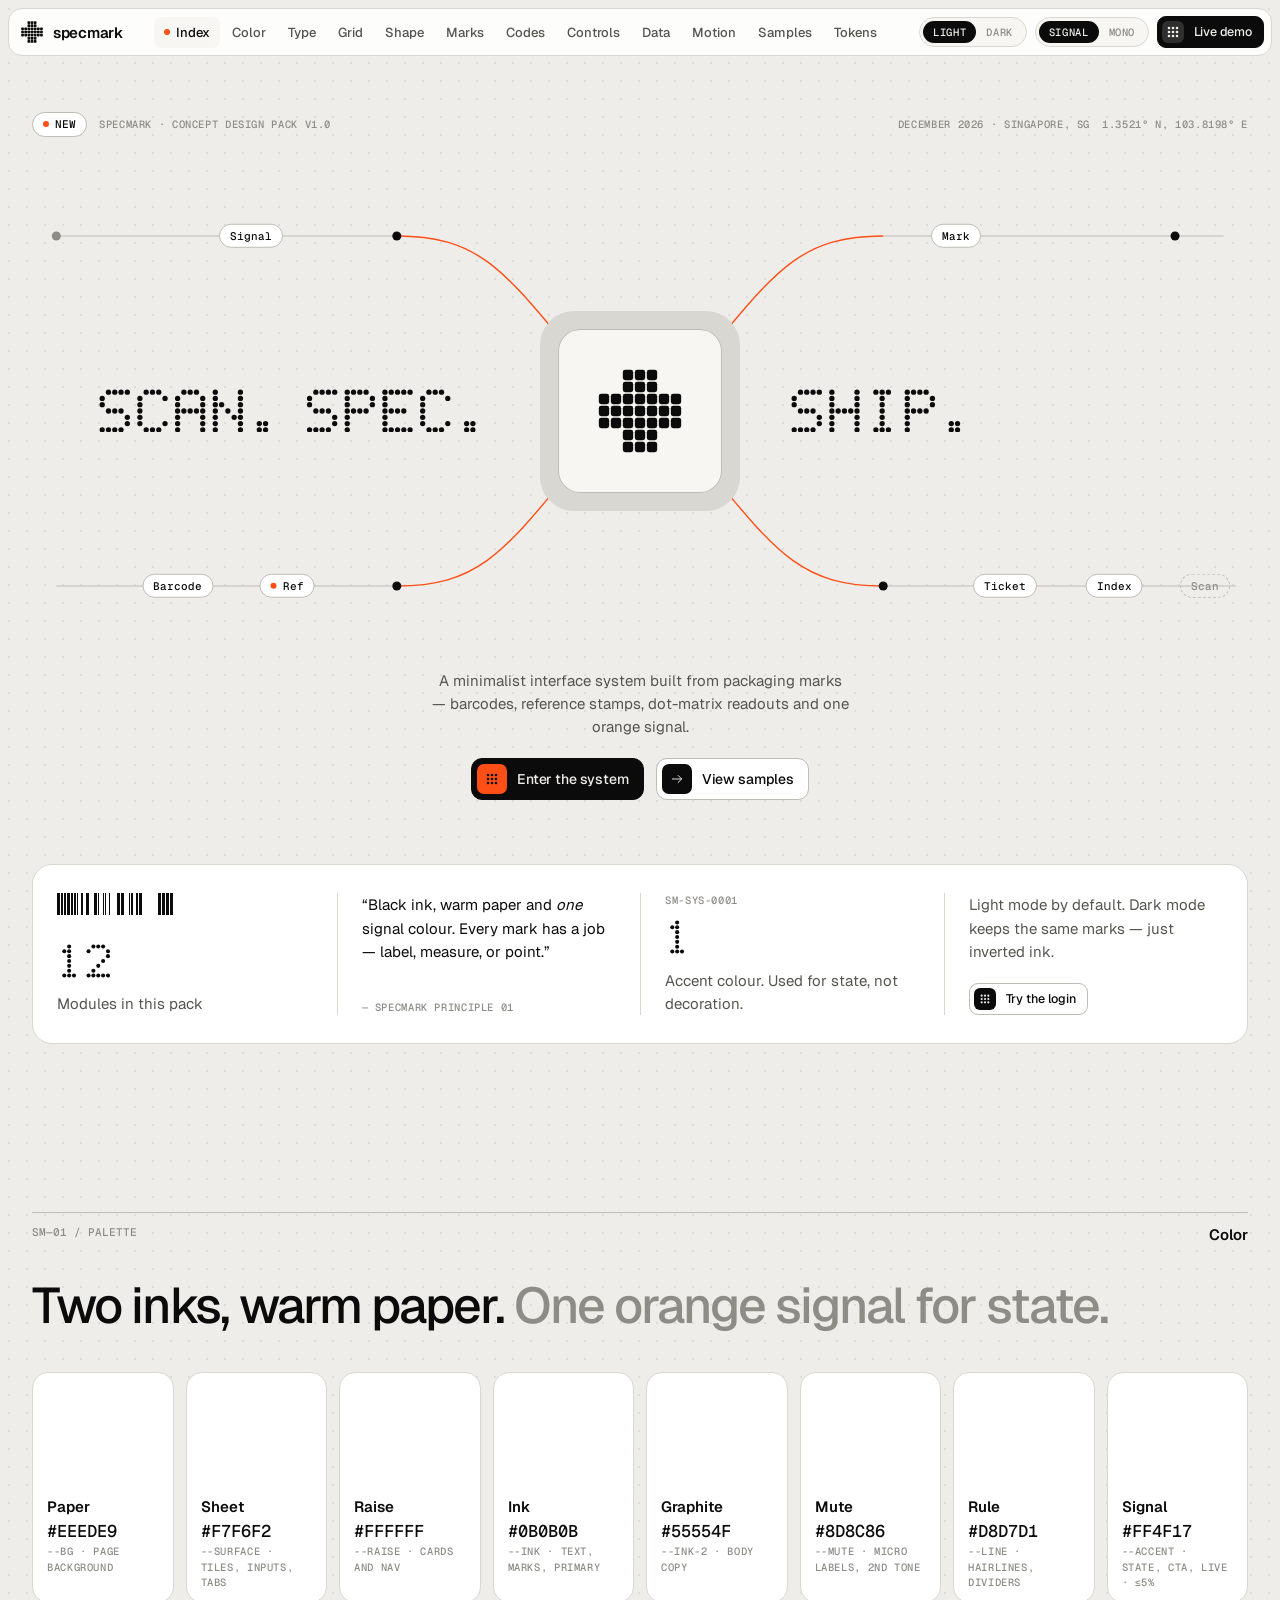
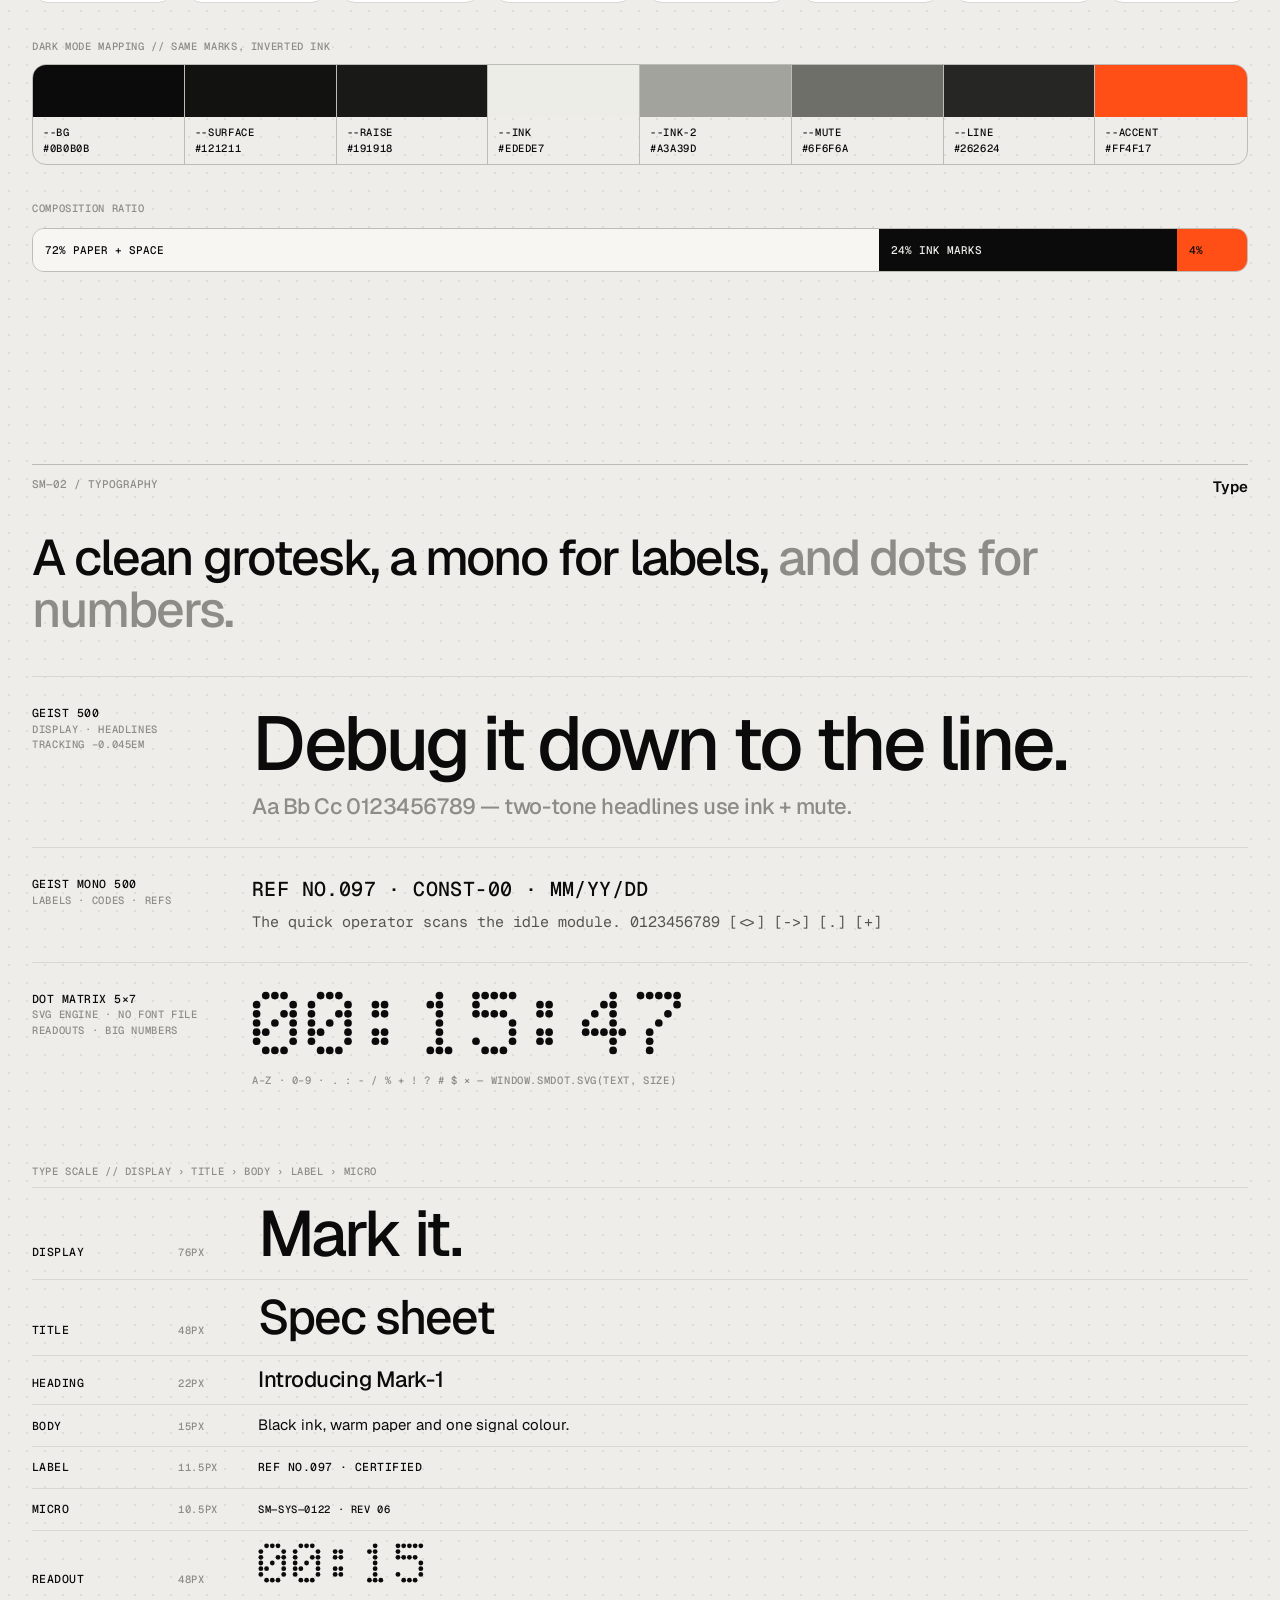
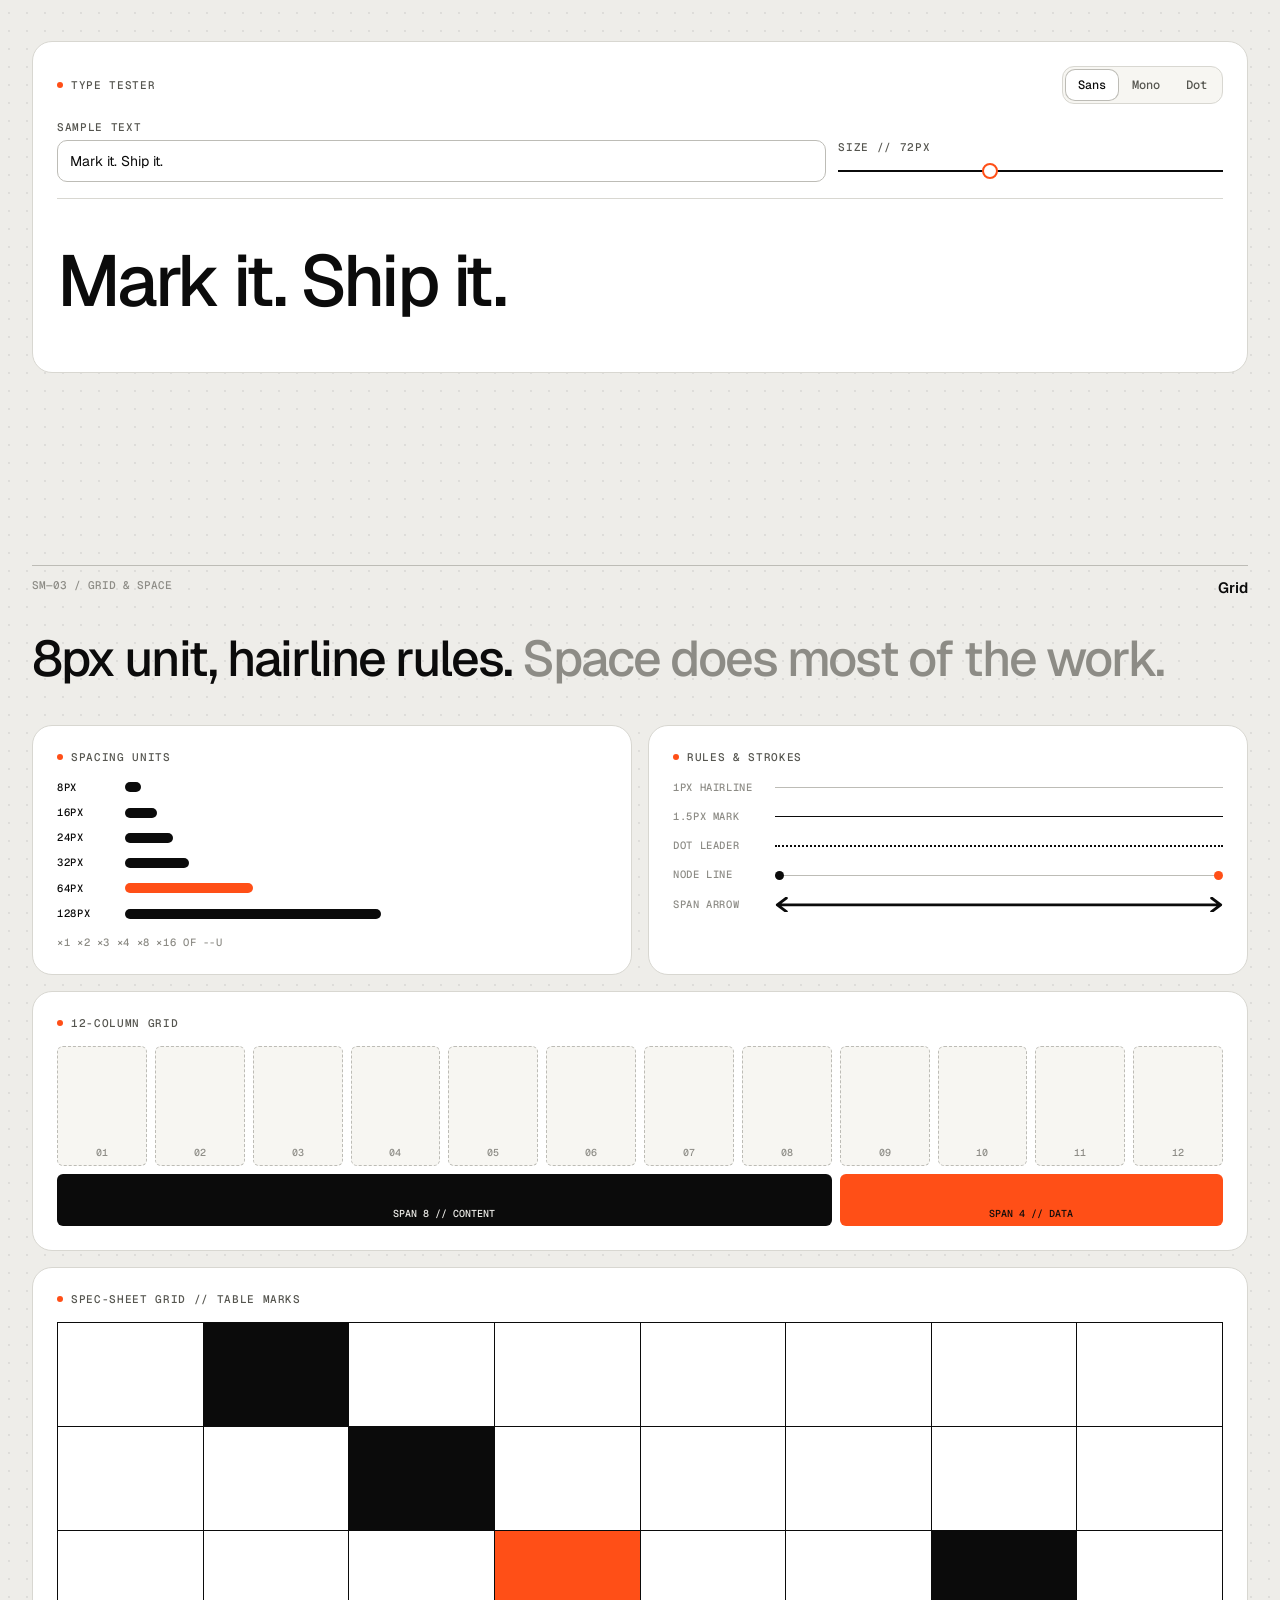
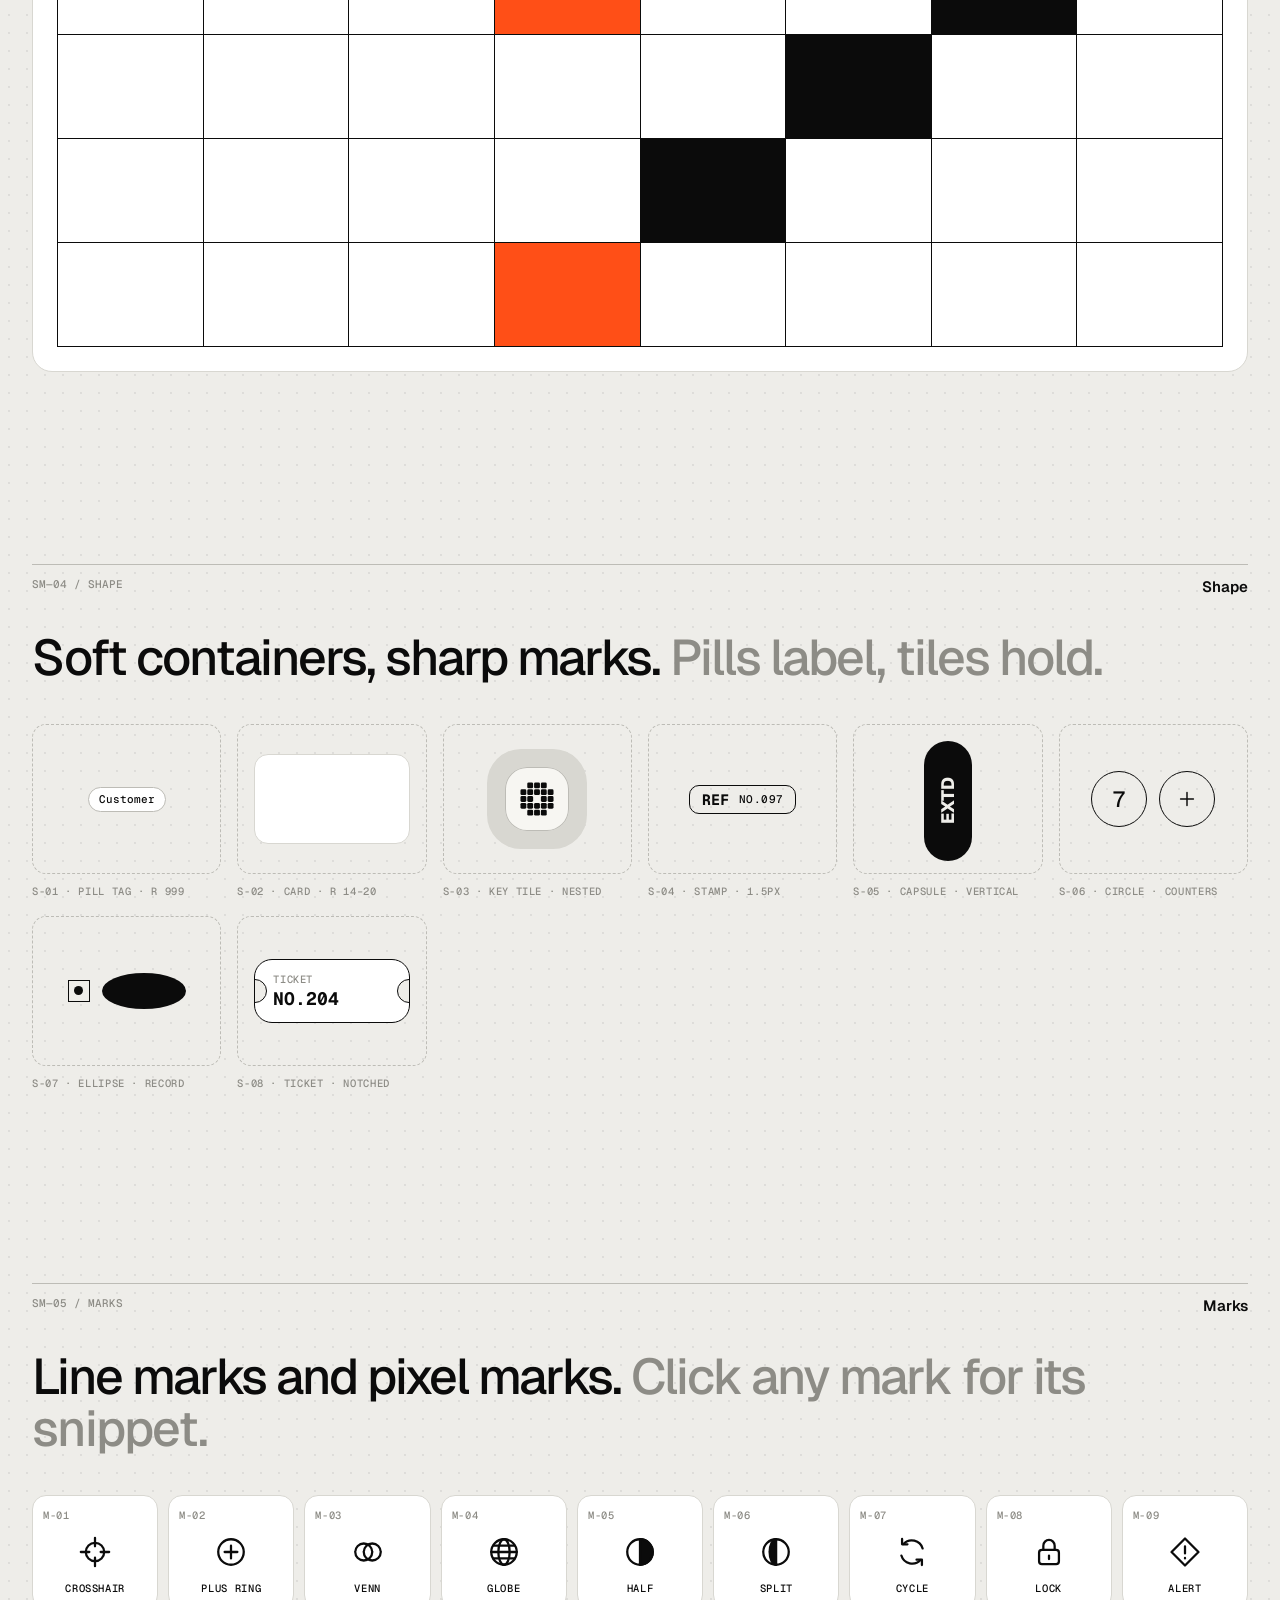
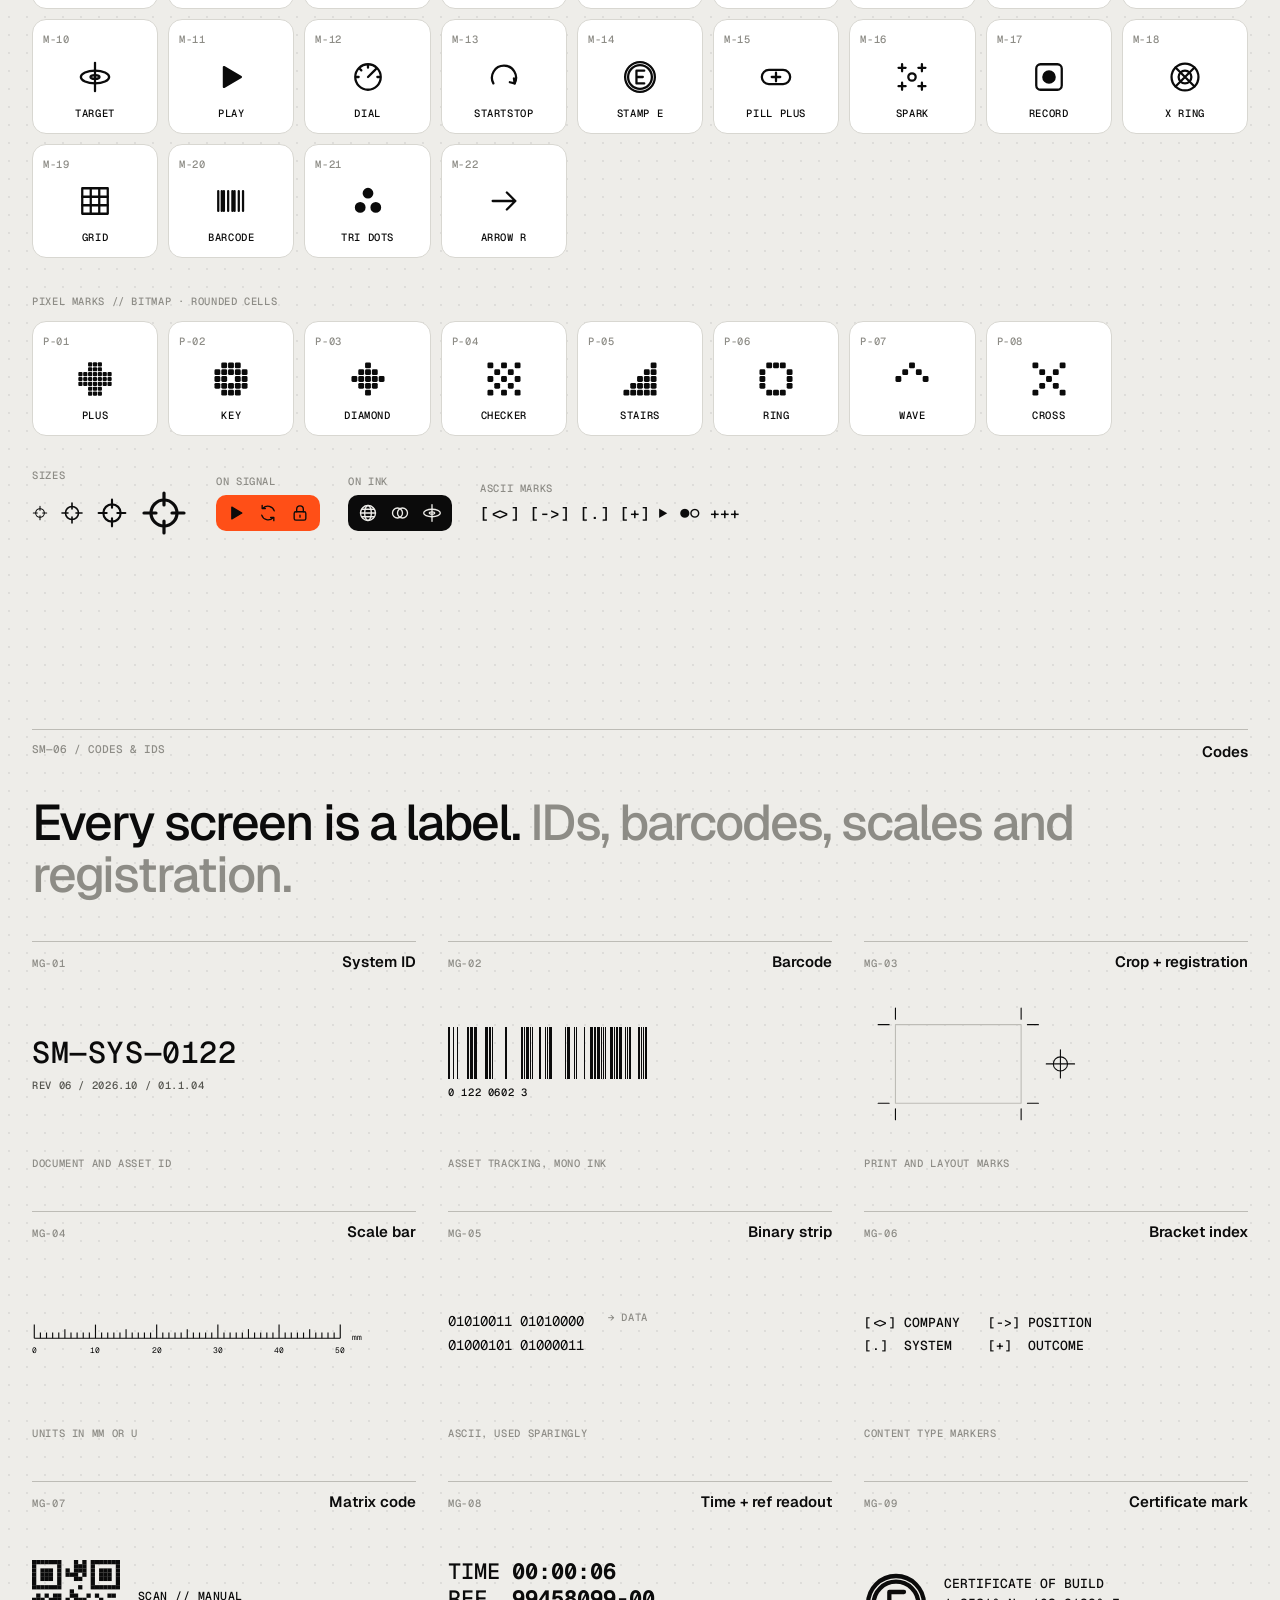
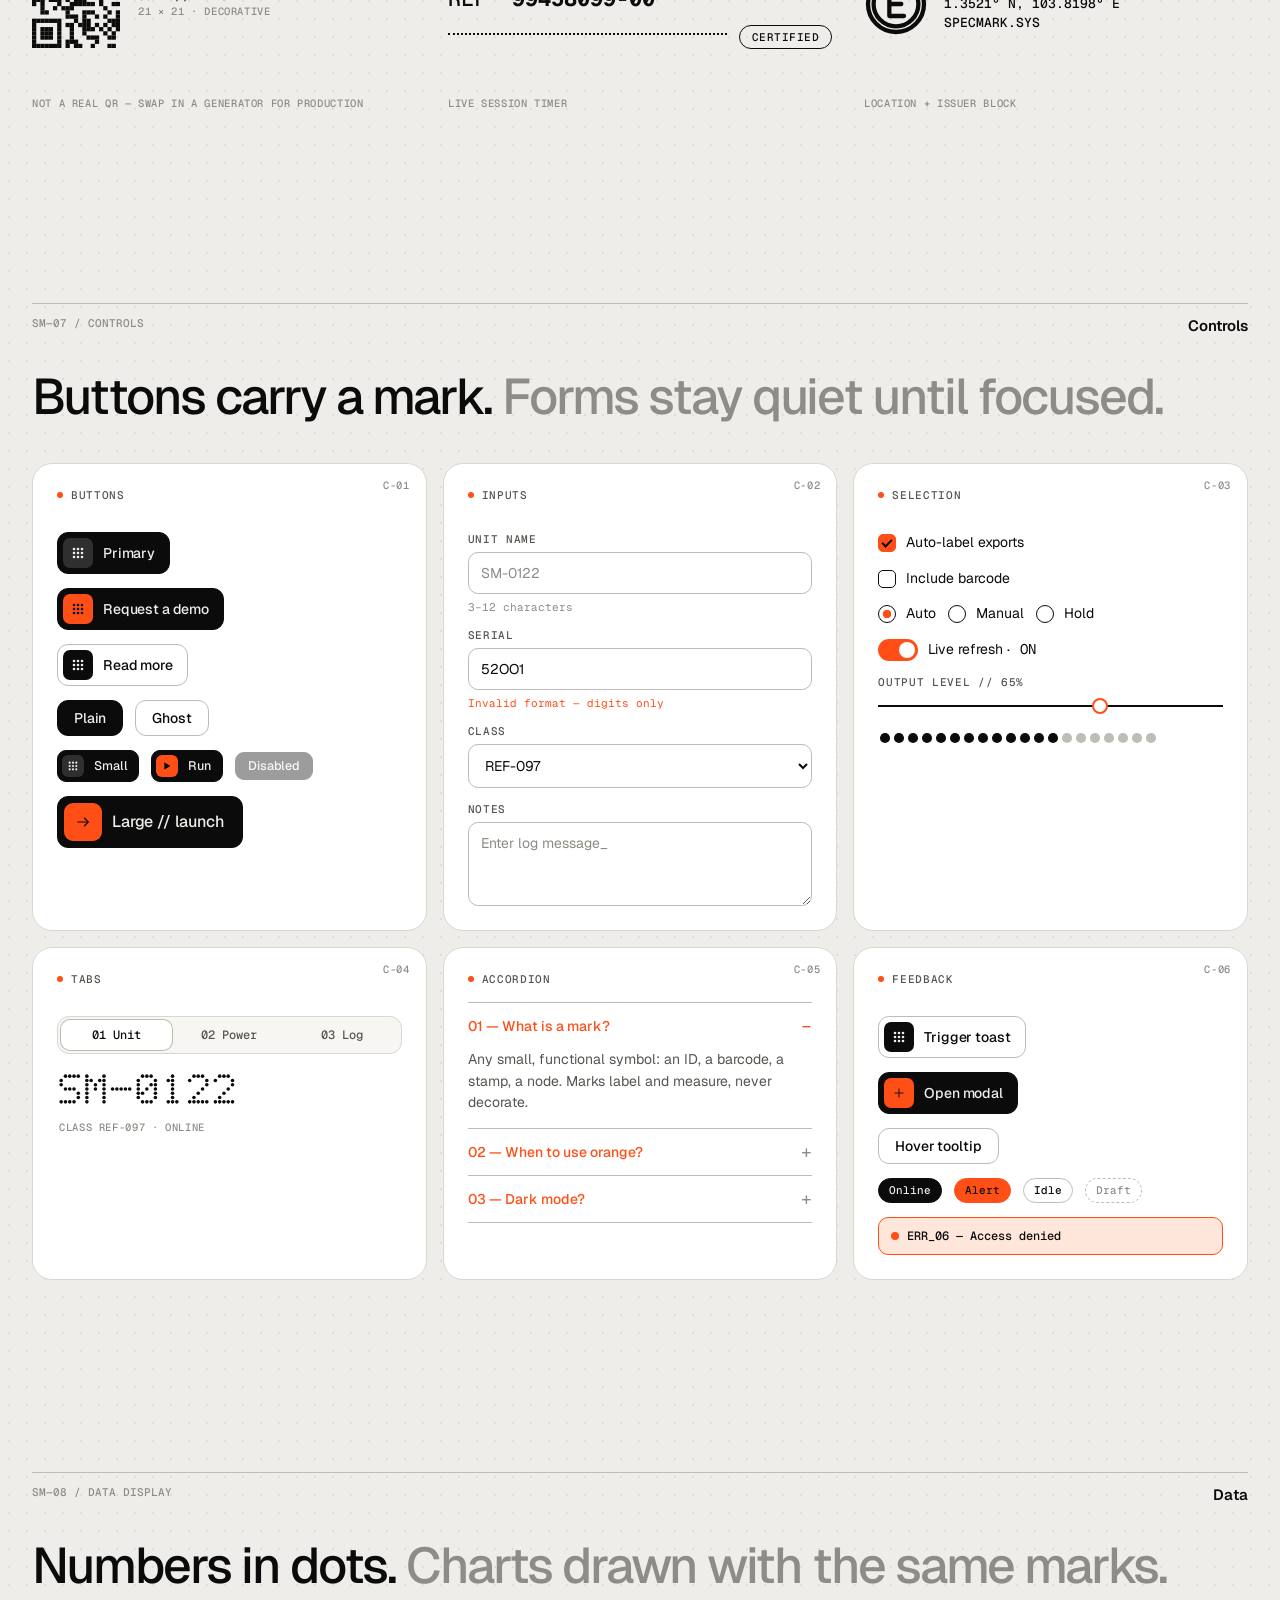
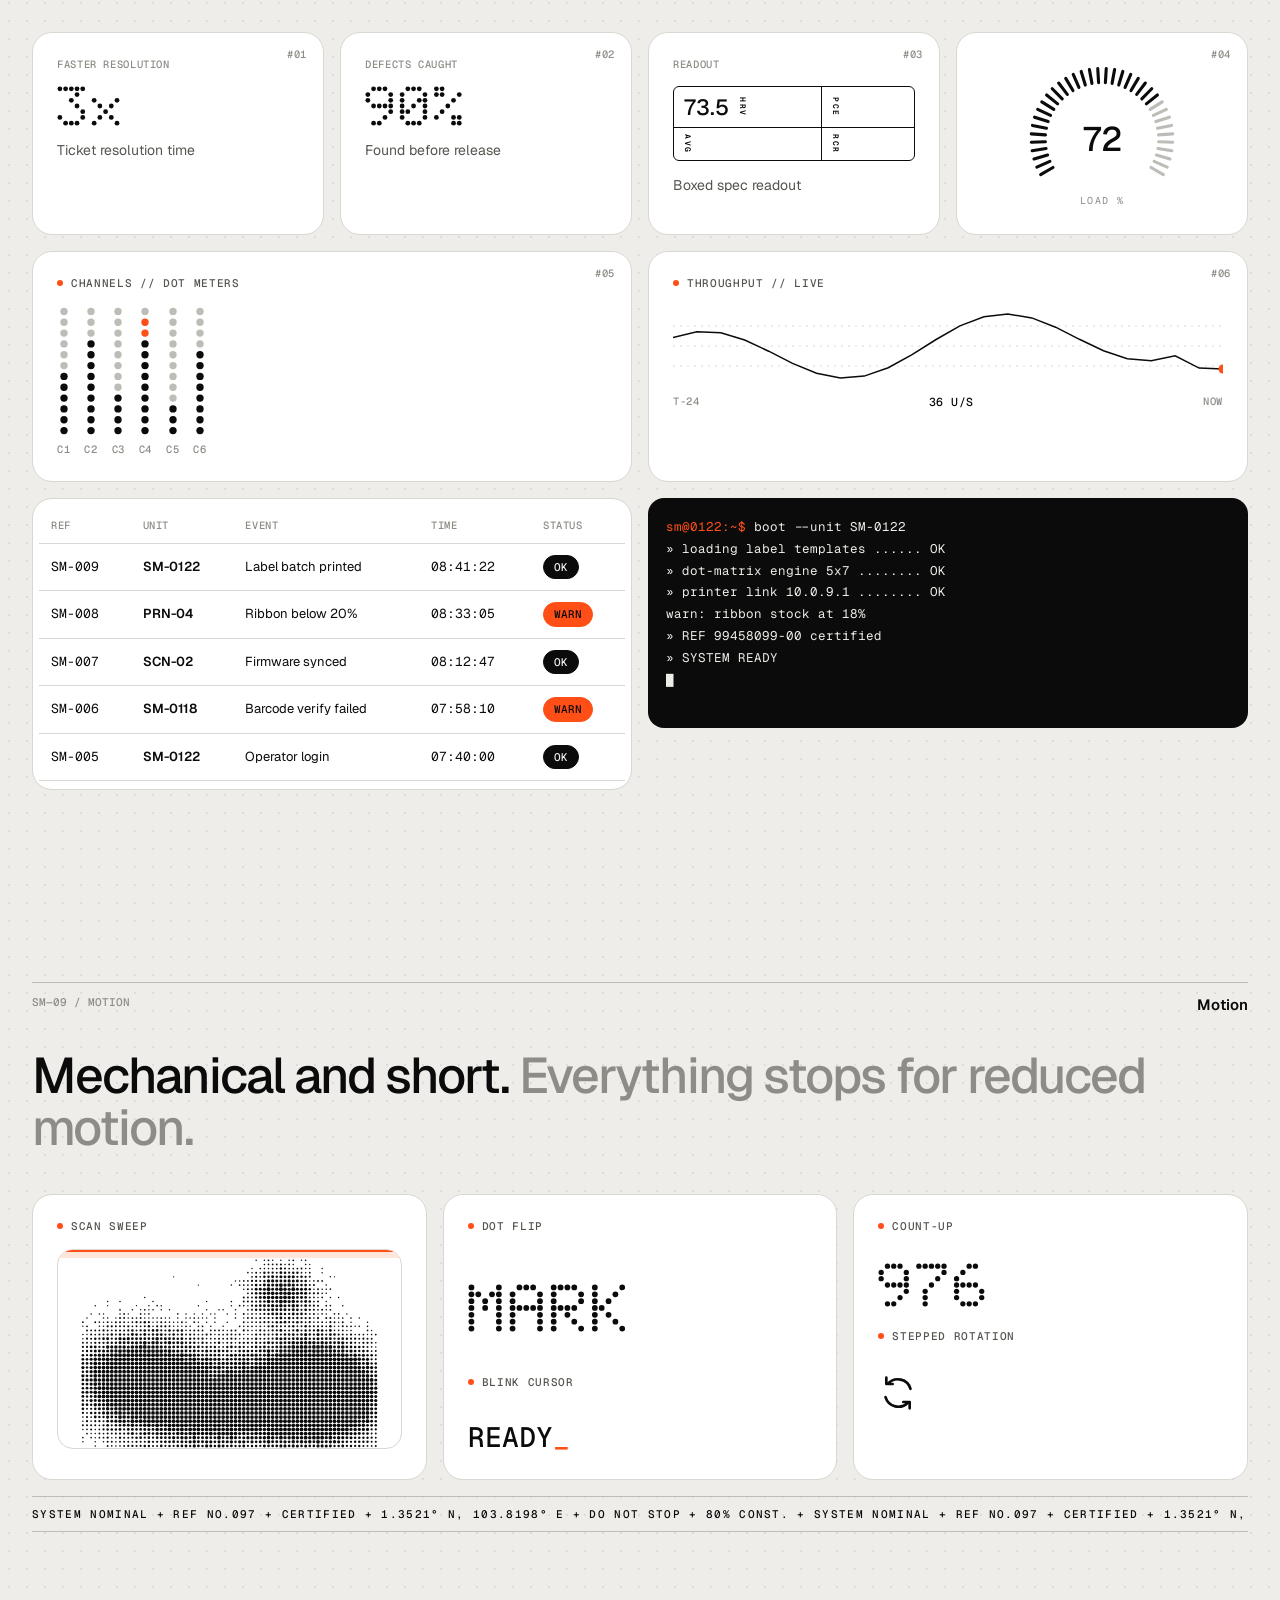
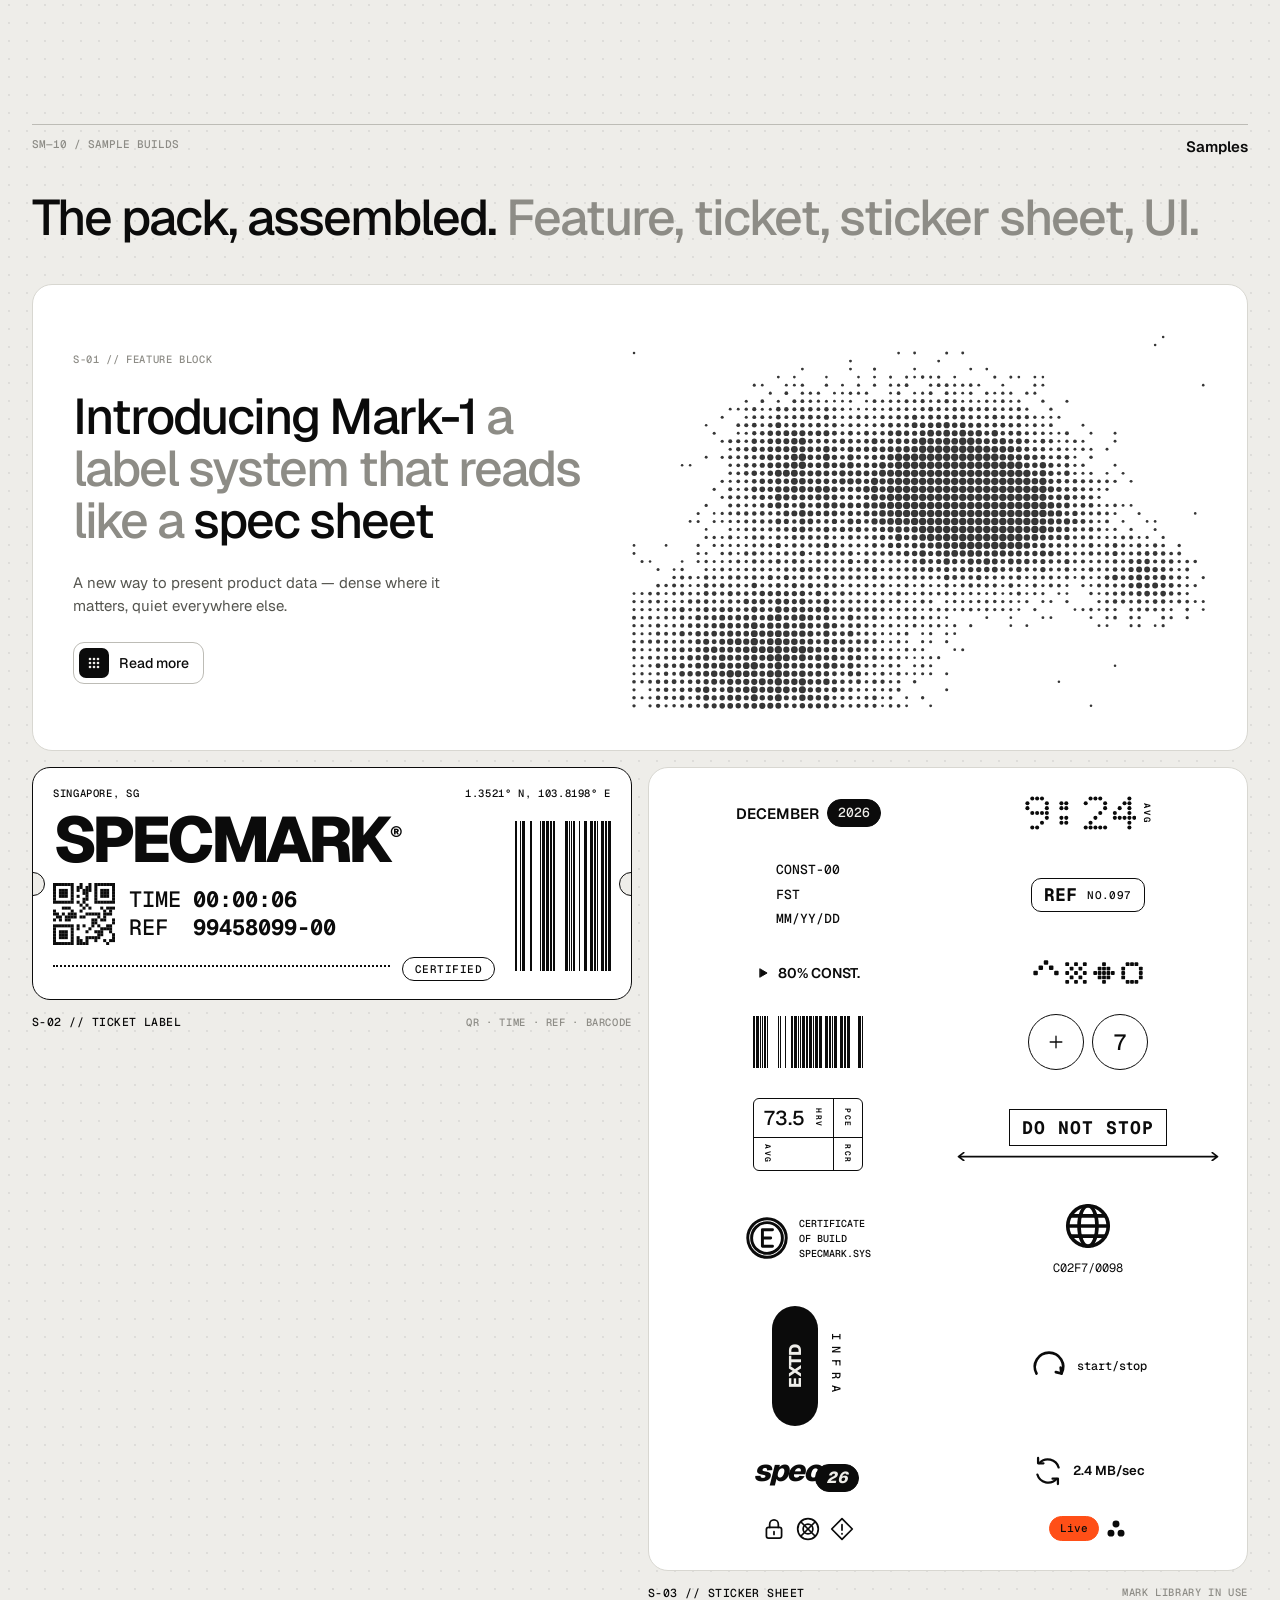
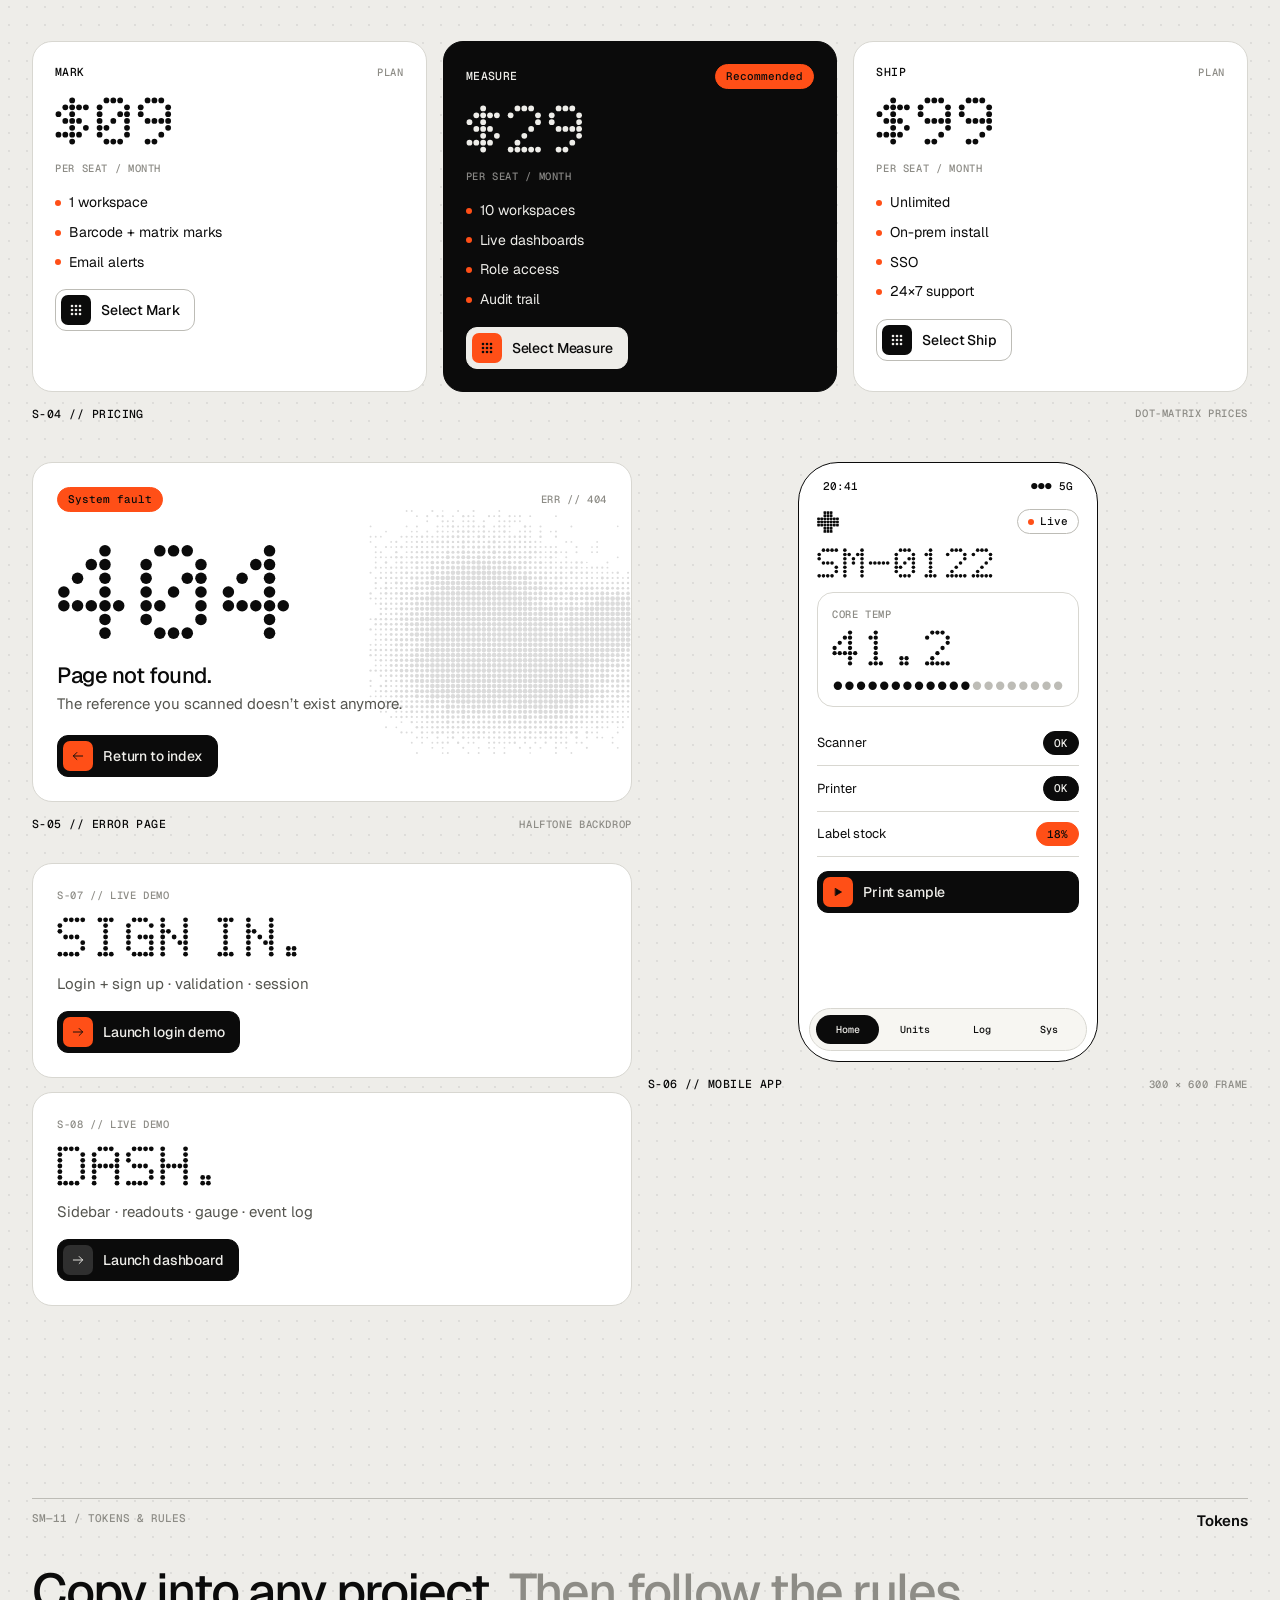
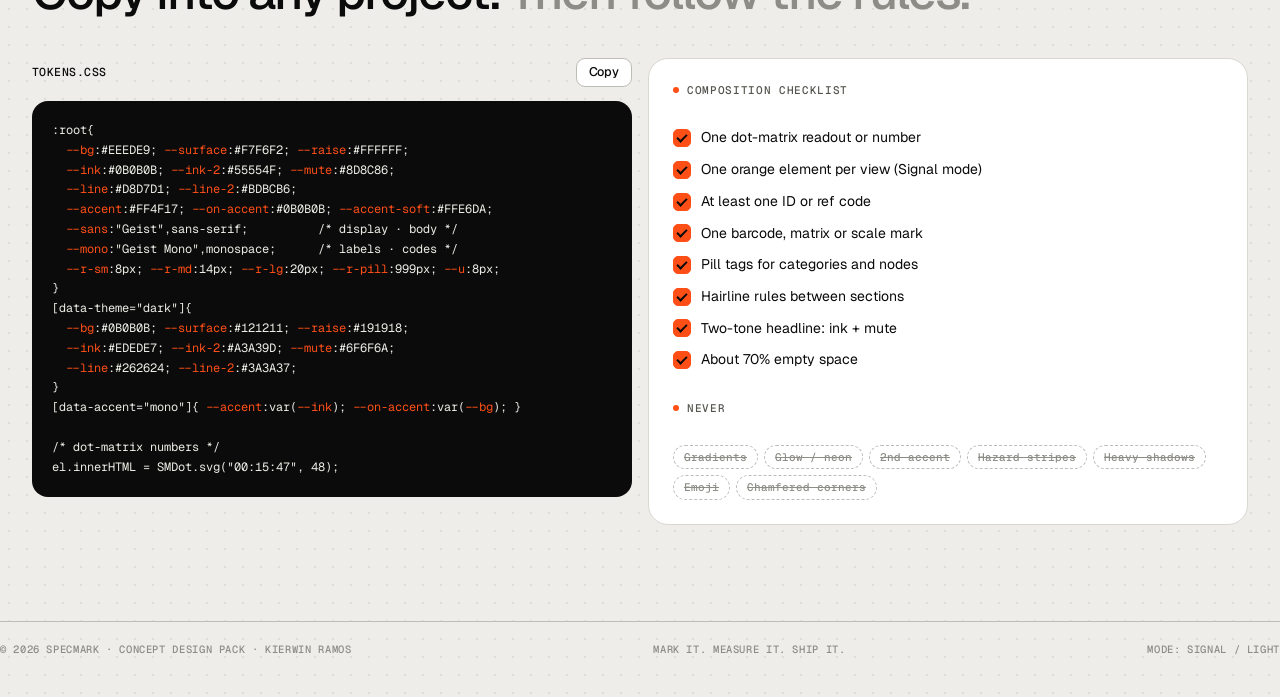
<file: Spec/specmark-concept-pack-v1.html>
<!DOCTYPE html>
<html lang="en">
<head>
<meta charset="UTF-8" />
<meta name="viewport" content="width=device-width, initial-scale=1.0" />
<title>SPECMARK // Concept Design Pack v1.0</title>
<!-- Theme before first paint. LIGHT is the default unless the user picked dark before. -->
<script>
  (function () {
    var d = document.documentElement, t = "light", a = "signal";
    try { t = localStorage.getItem("sm_theme") || "light"; a = localStorage.getItem("sm_accent") || "signal"; } catch (e) {}
    d.setAttribute("data-theme", t);
    d.setAttribute("data-accent", a);
  })();
</script>
<link rel="preconnect" href="https://fonts.googleapis.com" />
<link rel="preconnect" href="https://fonts.gstatic.com" crossorigin />
<link href="https://fonts.googleapis.com/css2?family=Geist:wght@400;500;600;800&family=Geist+Mono:wght@400;500;700&display=swap" rel="stylesheet" />
<style>
/* =====================================================
   01 // TOKENS
   ===================================================== */
:root{
  --bg:#EEEDE9; --surface:#F7F6F2; --raise:#FFFFFF;
  --ink:#0B0B0B; --ink-2:#55554F; --mute:#8D8C86;
  --line:#D8D7D1; --line-2:#BDBCB6;
  --accent:#FF4F17; --on-accent:#0B0B0B; --accent-soft:#FFE6DA;
  --dot-bg:rgba(11,11,11,.07);
  --sans:"Geist","Inter","Helvetica Neue",Arial,sans-serif;
  --mono:"Geist Mono","JetBrains Mono","IBM Plex Mono",ui-monospace,monospace;
  --r-sm:8px; --r-md:14px; --r-lg:20px; --r-pill:999px; --u:8px;
  color-scheme:light;
}
[data-theme="dark"]{
  --bg:#0B0B0B; --surface:#121211; --raise:#191918;
  --ink:#EDEDE7; --ink-2:#A3A39D; --mute:#6F6F6A;
  --line:#262624; --line-2:#3A3A37;
  --accent-soft:#2B150C; --dot-bg:rgba(237,237,231,.06);
  color-scheme:dark;
}
/* MODE B // MONO — accent collapses into ink */
[data-accent="mono"]{ --accent:var(--ink); --on-accent:var(--bg); --accent-soft:var(--line); }

*{box-sizing:border-box;margin:0;padding:0}
html{scroll-behavior:smooth;-webkit-text-size-adjust:100%}
body{background:var(--bg);color:var(--ink);font:400 15px/1.55 var(--sans);overflow-x:hidden;
  background-image:radial-gradient(var(--dot-bg) 1px,transparent 1.3px);background-size:18px 18px}
::selection{background:var(--accent);color:var(--on-accent)}
:focus-visible{outline:2px solid var(--accent);outline-offset:2px}
a{color:inherit}
button{font:inherit;color:inherit}
svg{max-width:100%}
[hidden]{display:none!important}

/* =====================================================
   02 // PRIMITIVES
   ===================================================== */
.mono{font-family:var(--mono)}
.micro{font:500 10.5px/1.45 var(--mono);letter-spacing:.06em;color:var(--mute);text-transform:uppercase}
.label{font:500 11.5px/1.45 var(--mono);letter-spacing:.04em;text-transform:uppercase}
.dim{color:var(--mute)}
.ink2{color:var(--ink-2)}
.acc{color:var(--accent)}
.h-xl{font:500 clamp(40px,6vw,76px)/1 var(--sans);letter-spacing:-.045em}
.h-lg{font:500 clamp(30px,4.2vw,50px)/1.04 var(--sans);letter-spacing:-.04em}
.h-md{font:500 22px/1.2 var(--sans);letter-spacing:-.02em}
.dm{display:inline-block;line-height:0;color:currentColor;max-width:100%}
.dm svg{display:block;height:auto;max-width:100%}
.blink{animation:blink 1s steps(1) infinite}
@keyframes blink{50%{opacity:0}}
.row{display:flex;gap:12px;flex-wrap:wrap;align-items:center}
.stack{display:grid;gap:14px;align-content:start}
.between{justify-content:space-between}
.leader{flex:1;min-width:24px;border-bottom:2px dotted currentColor;transform:translateY(-3px)}
.ico{display:inline-grid;place-items:center;line-height:0}

/* =====================================================
   03 // CONTROLS
   ===================================================== */
.btn{display:inline-flex;align-items:center;gap:10px;padding:5px 14px 5px 5px;border-radius:11px;border:1px solid var(--ink);
  background:var(--ink);color:var(--bg);font:500 14px/1 var(--sans);letter-spacing:-.01em;cursor:pointer;text-decoration:none;
  transition:transform .12s ease,background .15s,color .15s,border-color .15s;white-space:nowrap}
.btn .ic{width:30px;height:30px;border-radius:7px;display:grid;place-items:center;background:color-mix(in srgb,var(--bg) 16%,var(--ink));color:var(--bg)}
.btn.accent .ic{background:var(--accent);color:var(--on-accent)}
.btn.ghost{background:var(--raise);color:var(--ink);border-color:var(--line-2)}
.btn.ghost .ic{background:var(--ink);color:var(--bg)}
.btn.ghost:hover{border-color:var(--ink)}
.btn.plain{padding:10px 16px}
.btn:hover{transform:translateY(-1px)}
.btn:active{transform:translateY(1px)}
.btn.sm{font-size:12.5px;padding:4px 11px 4px 4px;border-radius:9px}
.btn.sm .ic{width:22px;height:22px;border-radius:6px}
.btn.sm.plain{padding:7px 12px}
.btn.lg{font-size:16px;padding:6px 18px 6px 6px}
.btn.lg .ic{width:38px;height:38px;border-radius:9px}
.btn[disabled]{opacity:.4;cursor:not-allowed;transform:none}

.tag{display:inline-flex;align-items:center;gap:6px;padding:3px 10px;border:1px solid var(--line-2);border-radius:var(--r-pill);
  font:500 11px/1.5 var(--mono);background:var(--raise);color:var(--ink);white-space:nowrap}
.tag.on{border-color:var(--ink)}
.tag.dot::before{content:"";width:6px;height:6px;border-radius:50%;background:var(--accent)}
.tag.solid{background:var(--ink);color:var(--bg);border-color:var(--ink)}
.tag.sig{background:var(--accent);color:var(--on-accent);border-color:var(--accent)}
.tag.ghost{color:var(--mute);border-style:dashed;background:transparent}
.stamp{display:inline-flex;align-items:center;gap:10px;border:1.5px solid var(--ink);border-radius:10px;padding:4px 12px;font:700 15px/1.3 var(--mono);white-space:nowrap}
.stamp small{font-size:11px;font-weight:500;letter-spacing:.04em}
.stamp.pill{border-radius:var(--r-pill)}

.seg{display:inline-flex;padding:3px;border:1px solid var(--line);border-radius:var(--r-pill);background:var(--surface);cursor:pointer;white-space:nowrap}
.seg span{padding:5px 10px;border-radius:var(--r-pill);font:500 10.5px/1.2 var(--mono);letter-spacing:.06em;text-transform:uppercase;color:var(--mute)}
.seg span.on{background:var(--ink);color:var(--bg)}

.field{display:flex;flex-direction:column;gap:6px}
.field label{font:500 11px var(--mono);text-transform:uppercase;letter-spacing:.06em;color:var(--ink-2)}
.field input:not(.range):not(.chk):not(.toggle),.field select,.field textarea{font:400 14px var(--sans);padding:11px 12px;border:1px solid var(--line-2);border-radius:10px;background:var(--raise);color:var(--ink);width:100%}
.field textarea{resize:vertical;min-height:84px}
.field input::placeholder,.field textarea::placeholder{color:var(--mute)}
.field input:focus,.field select:focus,.field textarea:focus{outline:none;border-color:var(--ink);box-shadow:0 0 0 3px var(--accent-soft)}
.field .hint{font:400 11px var(--mono);color:var(--mute)}
.field.invalid input{border-color:var(--accent)}
.field.invalid .hint{color:var(--accent)}
.err{display:flex;gap:8px;align-items:center;padding:10px 12px;border-radius:10px;background:var(--accent-soft);border:1px solid var(--accent);font:500 12px var(--mono)}
.err::before{content:"";width:8px;height:8px;border-radius:50%;background:var(--accent);flex:none}
.chk{appearance:none;-webkit-appearance:none;width:18px;height:18px;border:1.5px solid var(--ink);border-radius:5px;display:inline-grid;place-content:center;cursor:pointer;background:var(--raise);flex:none}
.chk:checked{background:var(--accent);border-color:var(--accent)}
.chk:checked::after{content:"";width:8px;height:4px;border-left:2px solid var(--on-accent);border-bottom:2px solid var(--on-accent);transform:translateY(-1px) rotate(-45deg)}
.rad{appearance:none;-webkit-appearance:none;width:18px;height:18px;border:1.5px solid var(--ink);border-radius:50%;cursor:pointer;flex:none;background:var(--raise)}
.rad:checked{background:radial-gradient(circle,var(--accent) 0 4px,var(--raise) 4.5px)}
.opt{display:flex;gap:10px;align-items:center;cursor:pointer;font-size:14px}
.toggle{appearance:none;-webkit-appearance:none;width:40px;height:22px;border-radius:var(--r-pill);background:var(--line-2);position:relative;cursor:pointer;flex:none;transition:background .15s}
.toggle::after{content:"";position:absolute;top:3px;left:3px;width:16px;height:16px;border-radius:50%;background:var(--raise);transition:left .15s}
.toggle:checked{background:var(--accent)}
.toggle:checked::after{left:21px}
.range{appearance:none;-webkit-appearance:none;width:100%;height:22px;background:transparent;cursor:pointer}
.range::-webkit-slider-runnable-track{height:2px;background:var(--ink)}
.range::-moz-range-track{height:2px;background:var(--ink)}
.range::-webkit-slider-thumb{-webkit-appearance:none;width:16px;height:16px;border-radius:50%;background:var(--raise);border:2px solid var(--accent);margin-top:-7px}
.range::-moz-range-thumb{width:12px;height:12px;border-radius:50%;background:var(--raise);border:2px solid var(--accent)}
.tabs{display:inline-flex;padding:3px;gap:2px;border:1px solid var(--line);border-radius:12px;background:var(--surface);max-width:100%;overflow-x:auto;scrollbar-width:none}
.tabs button{border:0;background:transparent;padding:7px 12px;border-radius:9px;font:500 12px var(--mono);cursor:pointer;color:var(--ink-2);white-space:nowrap}
.tabs button:hover{color:var(--ink)}
.tabs button[aria-selected="true"]{background:var(--raise);color:var(--ink);box-shadow:0 0 0 1px var(--line-2)}
.tabs.full{display:flex}.tabs.full button{flex:1}
details.acc{border-top:1px solid var(--line-2)}
details.acc:last-child{border-bottom:1px solid var(--line-2)}
details.acc summary{list-style:none;cursor:pointer;padding:14px 0;display:flex;justify-content:space-between;gap:12px;font:500 14px var(--sans)}
details.acc summary::-webkit-details-marker{display:none}
details.acc summary::after{content:"+";font:400 18px/1 var(--mono);color:var(--mute)}
details.acc[open] summary::after{content:"\2212";color:var(--accent)}
details.acc p{padding:0 0 14px;color:var(--ink-2);font-size:14px}
[data-tip]{position:relative}
[data-tip]:hover::after,[data-tip]:focus-visible::after{content:attr(data-tip);position:absolute;left:50%;bottom:calc(100% + 8px);transform:translateX(-50%);
  background:var(--ink);color:var(--bg);padding:5px 9px;border-radius:6px;font:500 10.5px var(--mono);white-space:nowrap;z-index:5;pointer-events:none}

.toasts{position:fixed;right:16px;bottom:16px;z-index:200;display:flex;flex-direction:column;gap:8px;max-width:min(360px,calc(100vw - 32px))}
.toast{display:flex;gap:10px;align-items:center;background:var(--ink);color:var(--bg);padding:11px 14px;border-radius:12px;font:500 12px var(--mono);animation:toastIn .2s ease-out}
.toast::before{content:"";width:8px;height:8px;border-radius:50%;background:var(--accent);flex:none}
@keyframes toastIn{from{transform:translateY(8px);opacity:0}}
.overlay{position:fixed;inset:0;background:rgba(11,11,11,.45);backdrop-filter:blur(3px);z-index:150;display:grid;place-items:center;padding:16px}
.modal{background:var(--raise);border:1px solid var(--line);border-radius:20px;width:min(460px,100%);overflow:hidden}
.modal-head{display:flex;justify-content:space-between;align-items:center;padding:14px 18px;border-bottom:1px solid var(--line)}
.modal-body{padding:22px 18px;display:grid;gap:16px}
.x-btn{border:1px solid var(--line-2);background:var(--surface);border-radius:8px;padding:4px 8px;font:500 11px var(--mono);cursor:pointer}

/* =====================================================
   04 // LAYOUT
   ===================================================== */
.wrap{max-width:1280px;margin:0 auto;padding:0 32px}
.topnav{position:sticky;top:8px;z-index:100;margin:8px;display:flex;align-items:center;gap:12px;padding:7px 7px 7px 12px;
  background:var(--raise);background:color-mix(in srgb,var(--raise) 86%,transparent);backdrop-filter:saturate(1.4) blur(10px);
  border:1px solid var(--line);border-radius:14px}
.brand{display:flex;align-items:center;gap:10px;font:600 15px var(--sans);letter-spacing:-.02em;background:none;border:0;cursor:pointer;color:var(--ink);flex:none}
.links{display:flex;gap:2px;overflow-x:auto;flex:1;scrollbar-width:none;justify-content:safe center}
.links::-webkit-scrollbar{display:none}
.links a{display:flex;align-items:center;gap:6px;padding:7px 10px;border-radius:8px;font:500 13px var(--sans);text-decoration:none;white-space:nowrap;color:var(--ink-2)}
.links a:hover{background:var(--surface);color:var(--ink)}
.links a.active{color:var(--ink);background:var(--surface)}
.links a.active::before{content:"";width:6px;height:6px;border-radius:50%;background:var(--accent)}
.nav-tools{display:flex;gap:8px;align-items:center;flex:none}

.sec{padding-top:96px;padding-bottom:96px;scroll-margin-top:72px}
.sec-head{border-top:1px solid var(--line-2);padding-top:12px;display:grid;grid-template-columns:1fr auto;gap:8px 12px;margin-bottom:40px}
.sec-head .code{font:500 11px var(--mono);color:var(--mute)}
.sec-head .ttl{font:600 15px var(--sans);text-align:right}
.sec-head .big{grid-column:1/-1;margin-top:28px}
.lead{max-width:580px;color:var(--ink-2);font-size:16px;margin-top:16px}
.card{background:var(--raise);border:1px solid var(--line);border-radius:var(--r-lg);padding:24px;position:relative;min-width:0}
.cells{display:grid;gap:16px}
.c2{grid-template-columns:repeat(2,minmax(0,1fr))}
.c3{grid-template-columns:repeat(3,minmax(0,1fr))}
.c4{grid-template-columns:repeat(4,minmax(0,1fr))}
.span2{grid-column:span 2}
.full{grid-column:1/-1}
.cell-title{display:flex;align-items:center;gap:8px;font:500 11px var(--mono);text-transform:uppercase;letter-spacing:.06em;margin-bottom:16px;color:var(--ink-2)}
.cell-title::before{content:"";width:6px;height:6px;border-radius:50%;background:var(--accent)}
.card .tagpos{position:absolute;top:14px;right:16px}
/* spec-sheet cell (rule · code · title) */
.spec-cell{border-top:1px solid var(--line-2);padding-top:10px;display:flex;flex-direction:column;gap:22px;min-height:230px;min-width:0}
.spec-cell .hd{display:flex;justify-content:space-between;align-items:baseline;gap:12px}
.spec-cell .hd b{font:600 15px var(--sans)}
.spec-cell .bd{flex:1;display:flex;align-items:center;min-width:0;overflow:hidden}

/* Cover */
.cover{padding-top:48px;padding-bottom:72px}
.cover-meta{display:flex;justify-content:space-between;gap:12px;flex-wrap:wrap;align-items:center}
.hero-stage{position:relative;height:clamp(360px,42vw,500px);margin:24px 0 8px}
.hero-lines{position:absolute;inset:0;width:100%;height:100%;max-width:none;pointer-events:none}
.hero-row{position:absolute;inset:0;display:grid;grid-template-columns:minmax(0,1fr) auto minmax(0,1fr);align-items:center;gap:clamp(16px,4vw,56px);padding:0 3%}
.hero-row .l{justify-self:end}
.hero-row .r{justify-self:start}
.key{width:clamp(140px,16vw,200px);aspect-ratio:1;border-radius:clamp(22px,3vw,34px);background:var(--line);padding:clamp(12px,1.6vw,18px);display:grid;position:relative;z-index:1}
.key-in{border-radius:clamp(14px,2vw,22px);background:var(--surface);display:grid;place-items:center;box-shadow:inset 0 0 0 1px var(--line-2)}
.pin{position:absolute;transform:translate(-50%,-50%);z-index:1}
.cover-copy{text-align:center;display:grid;justify-items:center;gap:20px;margin-top:8px}
.cover-copy p{max-width:420px;color:var(--ink-2)}
.strip{display:grid;grid-template-columns:repeat(4,minmax(0,1fr));margin-top:64px;padding:28px 0}
.strip > div{padding:0 24px;display:flex;flex-direction:column;gap:12px;justify-content:space-between}
.strip > div + div{border-left:1px solid var(--line)}

/* Color */
.swatches{display:grid;grid-template-columns:repeat(auto-fill,minmax(130px,1fr));gap:12px}
.swatch{border:1px solid var(--line);border-radius:16px;overflow:hidden;background:var(--raise);display:flex;flex-direction:column;cursor:pointer;text-align:left;padding:0;font-family:var(--sans)}
.swatch:hover{border-color:var(--ink)}
.swatch .chipc{height:110px;border-bottom:1px solid var(--line);position:relative}
.swatch .info{padding:12px 14px;display:grid;gap:2px}
.ratio{display:flex;height:44px;border-radius:12px;overflow:hidden;border:1px solid var(--line-2);margin-top:12px}
.ratio div{display:flex;align-items:center;padding:0 12px;font:500 11px var(--mono);white-space:nowrap;overflow:hidden}
.darkmap{display:grid;grid-template-columns:repeat(auto-fit,minmax(110px,1fr));border:1px solid var(--line-2);border-radius:14px;overflow:hidden}
.darkmap div{border-right:1px solid var(--line-2)}
.darkmap div:last-child{border-right:0}
.darkmap i{display:block;height:52px}
.darkmap p{padding:8px 10px}

/* Type */
.spec{display:grid;grid-template-columns:220px minmax(0,1fr)}
.spec > div{padding:28px 0;border-top:1px solid var(--line);min-width:0}
.spec .meta{padding-right:16px}
.scale-row{display:grid;grid-template-columns:130px 64px minmax(0,1fr);gap:16px;align-items:baseline;padding:12px 0;border-top:1px solid var(--line)}
.tester-out{min-height:150px;display:flex;align-items:center;overflow:hidden;overflow-wrap:anywhere;border-top:1px solid var(--line);padding-top:16px;margin-top:16px}

/* Grid */
.unit-bars{display:grid;gap:10px}
.unit-bars div{display:grid;grid-template-columns:56px 1fr;gap:12px;align-items:center}
.unit-bars i{display:block;height:10px;border-radius:var(--r-pill);background:var(--ink)}
.col12{display:grid;grid-template-columns:repeat(12,1fr);gap:8px;height:120px}
.col12 div{background:var(--surface);border:1px dashed var(--line-2);border-radius:6px;display:flex;align-items:flex-end;justify-content:center;padding:6px;font:500 10px var(--mono);color:var(--mute);min-width:0;overflow:hidden}
.col12 .sp8{grid-column:span 8;background:var(--ink);color:var(--bg);border:0}
.col12 .sp4{grid-column:span 4;background:var(--accent);color:var(--on-accent);border:0}
.sheet-grid{display:grid;grid-template-columns:repeat(8,1fr);border-top:1.5px solid var(--ink);border-left:1.5px solid var(--ink)}
.sheet-grid i{aspect-ratio:1.4;border-right:1.5px solid var(--ink);border-bottom:1.5px solid var(--ink)}
.sheet-grid i.f{background:var(--ink)}
.sheet-grid i.a{background:var(--accent)}

/* Shape */
.shape-grid{display:grid;grid-template-columns:repeat(auto-fill,minmax(180px,1fr));gap:16px}
.shape-item{display:grid;gap:10px;align-content:start}
.shape-box{height:150px;border:1px dashed var(--line-2);border-radius:14px;display:grid;place-items:center;padding:16px}

/* Glyphs */
.glyphs{display:grid;grid-template-columns:repeat(auto-fill,minmax(118px,1fr));gap:10px}
.glyph{border:1px solid var(--line);border-radius:14px;background:var(--raise);padding:12px 10px;display:flex;flex-direction:column;align-items:center;gap:12px;cursor:pointer;font-family:var(--mono);color:var(--ink)}
.glyph:hover{border-color:var(--ink)}
.glyph:hover .ico{color:var(--accent)}
.glyph .micro:first-child{align-self:flex-start}

/* Data */
.readbox{display:inline-grid;grid-template-columns:auto auto;border:1.5px solid var(--ink);border-radius:6px;overflow:hidden}
.readbox > div{padding:6px 10px;display:flex;align-items:center;gap:10px}
.readbox > div:nth-child(odd){border-right:1.5px solid var(--ink)}
.readbox > div:nth-child(-n+2){border-bottom:1.5px solid var(--ink)}
.vt{writing-mode:vertical-rl;font:600 8px/1 var(--mono);letter-spacing:.2em}
.meters{display:flex;gap:14px;align-items:flex-end}
.meters svg{display:block}
table{width:100%;border-collapse:collapse;font-size:13px}
th,td{text-align:left;padding:11px 12px;border-bottom:1px solid var(--line);white-space:nowrap}
th{font:500 10.5px var(--mono);text-transform:uppercase;letter-spacing:.06em;color:var(--mute)}
tbody tr:hover{background:var(--surface)}
.tbl-wrap{overflow-x:auto}
.terminal{background:#0B0B0B;color:#EDEDE7;border-radius:16px;padding:18px;font:400 12.5px/1.75 var(--mono);min-height:230px;overflow:hidden}
[data-theme="dark"] .terminal{background:var(--surface);border:1px solid var(--line)}
.terminal .p{color:var(--accent)}
[data-accent="mono"] .terminal .p{color:inherit;text-decoration:underline}

/* Motion */
.scan-box{height:200px;border-radius:16px;border:1px solid var(--line);position:relative;overflow:hidden;background:var(--raise);color:var(--ink)}
.scan-box::after{content:"";position:absolute;left:0;right:0;height:2px;background:var(--accent);top:0;box-shadow:0 0 0 6px var(--accent-soft);animation:scan 2.6s linear infinite}
@keyframes scan{to{top:100%}}
.ticker{overflow:hidden;min-width:0;max-width:100%;white-space:nowrap;border-top:1px solid var(--line-2);border-bottom:1px solid var(--line-2)}
.ticker span{display:inline-block;padding:10px 0;animation:tick 40s linear infinite;font:500 11px var(--mono);letter-spacing:.12em}
@keyframes tick{from{transform:translateX(0)}to{transform:translateX(-50%)}}
.spin-step{animation:spin 2.4s steps(12) infinite;display:inline-block;justify-self:start;width:max-content}
@keyframes spin{to{transform:rotate(360deg)}}
.flip svg circle{animation:pop .4s steps(4) both}
@keyframes pop{from{opacity:.15}}

/* Samples */
.feature{display:grid;grid-template-columns:minmax(0,1fr) minmax(0,1.1fr);gap:32px;align-items:center}
.halftone{color:var(--ink);opacity:.82;aspect-ratio:3/2;width:100%}
.ticket{background:var(--raise);border:1.5px solid var(--ink);border-radius:18px;padding:18px 20px;position:relative;overflow:hidden}
.ticket::before,.ticket::after{content:"";position:absolute;top:50%;width:22px;height:22px;border-radius:50%;background:var(--bg);border:1.5px solid var(--ink);transform:translateY(-50%)}
.ticket::before{left:-12px}.ticket::after{right:-12px}
.tk-main{display:grid;grid-template-columns:minmax(0,1fr) auto;gap:20px;align-items:center;margin-top:10px}
.tk-word{font:800 clamp(38px,5.4vw,64px)/.9 var(--sans);letter-spacing:-.055em}
.tk-word sup{font-size:.3em;vertical-align:super;letter-spacing:0}
.tk-rows{display:flex;gap:14px;align-items:center;margin:14px 0 12px}
.tk-kv p{display:grid;grid-template-columns:64px auto;font:500 clamp(16px,2vw,22px)/1.25 var(--mono)}
.stickers{display:grid;grid-template-columns:repeat(auto-fill,minmax(170px,1fr));gap:28px 18px;padding:28px;align-items:center;justify-items:center}
.stickers > *{max-width:100%}
.capsule{width:56px;height:150px;border-radius:var(--r-pill);background:var(--ink);color:var(--bg);display:grid;place-items:center;font:800 22px/1 var(--sans);writing-mode:vertical-rl;letter-spacing:-.02em;transform:rotate(180deg)}
.circ{width:56px;height:56px;border-radius:50%;border:1.5px solid var(--ink);display:grid;place-items:center;font:500 22px var(--sans)}
.dns{display:grid;gap:6px;justify-items:center}
.dns-box{border:1.5px solid var(--ink);padding:6px 12px;font:700 18px var(--mono);letter-spacing:.06em}
.pricing{display:grid;grid-template-columns:repeat(3,minmax(0,1fr));gap:16px}
.tier{border:1px solid var(--line);border-radius:20px;background:var(--raise);padding:22px;display:grid;gap:16px;align-content:start}
.tier.feat{background:var(--ink);color:var(--bg);border-color:var(--ink)}
.tier.feat .micro{color:color-mix(in srgb,var(--bg) 55%,var(--ink))}
.tier ul{list-style:none;display:grid;gap:8px;font-size:14px}
.tier li{display:flex;gap:8px;align-items:center}
.tier li::before{content:"";width:6px;height:6px;border-radius:50%;background:var(--accent);flex:none}
.tier.feat .btn{background:var(--bg);color:var(--ink);border-color:var(--bg)}
.tier.feat .btn .ic{background:var(--accent);color:var(--on-accent)}
.err-page{position:relative;overflow:hidden;min-height:340px;display:flex;flex-direction:column;justify-content:space-between;gap:24px}
.err-page .halftone{position:absolute;right:-18%;top:0;width:62%;height:100%;opacity:.14;aspect-ratio:auto}
.err-page > *:not(.halftone){position:relative}
.phone{width:min(300px,100%);height:600px;border:1.5px solid var(--ink);border-radius:40px;margin:0 auto;display:flex;flex-direction:column;background:var(--raise);overflow:hidden;padding:10px}
.phone-status{display:flex;justify-content:space-between;padding:6px 14px 10px;font:500 11px var(--mono)}
.phone-body{flex:1;padding:6px 8px;display:grid;gap:14px;align-content:start;overflow:hidden}
.phone-list > div{display:flex;justify-content:space-between;align-items:center;padding:10px 0;border-bottom:1px solid var(--line);font-size:13px}
.phone-nav{display:grid;grid-template-columns:repeat(4,1fr);gap:4px;padding:6px;border-radius:var(--r-pill);background:var(--surface);border:1px solid var(--line)}
.phone-nav span{padding:8px 0;text-align:center;font:500 10px var(--mono);border-radius:var(--r-pill)}
.phone-nav span.on{background:var(--ink);color:var(--bg)}
.launch{display:grid;gap:16px;align-content:space-between;min-height:200px;overflow:hidden}
pre.code{background:#0B0B0B;color:#EDEDE7;padding:20px;border-radius:16px;font:12px/1.65 var(--mono);overflow-x:auto;white-space:pre}
[data-theme="dark"] pre.code{background:var(--surface);border:1px solid var(--line)}
pre.code .k{color:#FF4F17}
.footer{border-top:1px solid var(--line-2);padding:20px 0 40px;display:flex;justify-content:space-between;flex-wrap:wrap;gap:8px;align-items:center}

/* =====================================================
   05 // AUTH + DASHBOARD
   ===================================================== */
.auth{min-height:100vh;display:grid;grid-template-columns:1.15fr 1fr;padding:8px;gap:8px}
.auth-art{position:relative;border-radius:22px;background:var(--raise);border:1px solid var(--line);overflow:hidden;padding:28px;display:flex;flex-direction:column;justify-content:space-between;min-height:560px}
.auth-art .halftone{position:absolute;inset:auto -8% -6% auto;width:85%;opacity:.5}
.auth-art > *:not(.halftone){position:relative}
.auth-panel{padding:64px clamp(20px,5vw,72px) 40px;display:flex;flex-direction:column;justify-content:center;gap:22px;position:relative;max-width:560px;width:100%;justify-self:center}
.auth-tools{position:absolute;top:16px;left:clamp(20px,5vw,72px);right:0;display:flex;justify-content:space-between;gap:8px}
form{display:flex;flex-direction:column;gap:16px}
.app{display:grid;grid-template-columns:248px minmax(0,1fr);min-height:100vh;padding:8px;gap:8px}
.side{border:1px solid var(--line);border-radius:18px;background:var(--raise);display:flex;flex-direction:column;padding:16px;gap:20px;position:sticky;top:8px;height:calc(100vh - 16px)}
.nav{list-style:none;display:grid;gap:2px}
.nav button{width:100%;text-align:left;font:500 14px var(--sans);color:var(--ink-2);padding:9px 10px;border:0;border-radius:9px;background:transparent;cursor:pointer;display:flex;gap:10px;align-items:center}
.nav button:hover{background:var(--surface);color:var(--ink)}
.nav button[aria-current="page"]{background:var(--surface);color:var(--ink);box-shadow:inset 0 0 0 1px var(--line-2)}
.nav button[aria-current="page"] .idx{color:var(--accent)}
.nav .idx{font:500 10.5px var(--mono);color:var(--mute);width:18px}
.side-foot{margin-top:auto;border-top:1px solid var(--line);padding-top:16px;display:grid;gap:10px}
.main{display:flex;flex-direction:column;min-width:0;gap:8px}
.topbar{display:flex;justify-content:space-between;align-items:center;gap:12px;flex-wrap:wrap;padding:10px 14px;border:1px solid var(--line);border-radius:14px;background:var(--raise)}
.content{display:grid;gap:12px}
.dash-hero{display:grid;grid-template-columns:minmax(0,1fr) minmax(0,.9fr);gap:16px;align-items:center;overflow:hidden}
.dash-hero .halftone{aspect-ratio:2/1}
.dgrid{display:grid;grid-template-columns:repeat(4,minmax(0,1fr));gap:12px}

/* =====================================================
   06 // RESPONSIVE + MOTION
   ===================================================== */
@media (max-width:1100px){
  .c4,.dgrid{grid-template-columns:repeat(2,minmax(0,1fr))}
  .strip{grid-template-columns:repeat(2,minmax(0,1fr));gap:24px 0}
  .strip > div:nth-child(3){border-left:0}
  .links{justify-content:flex-start}
}
@media (max-width:900px){
  .c3,.pricing{grid-template-columns:minmax(0,1fr)}
  .spec{grid-template-columns:1fr}
  .spec .meta{padding-bottom:0}
  .spec > div + div:not(.meta){border-top:0;padding-top:12px}
  .feature,.dash-hero{grid-template-columns:minmax(0,1fr)}
  .auth{grid-template-columns:minmax(0,1fr)}
  .auth-art{min-height:300px}
  .app{grid-template-columns:minmax(0,1fr)}
  .side{position:static;height:auto}
  .nav{grid-template-columns:repeat(3,1fr)}
  .side-foot{display:none}
  .links{display:none}
  .topnav{justify-content:space-between}
}
@media (max-width:700px){
  .wrap{padding:0 16px}
  .sec{padding-top:64px;padding-bottom:64px}
  .c2,.c4,.dgrid,.strip{grid-template-columns:minmax(0,1fr)}
  .span2{grid-column:auto}
  .strip > div{padding:0 20px;border-left:0!important}
  .hero-stage{height:auto}
  .hero-lines,.pin{display:none}
  .hero-row{position:static;grid-template-columns:1fr;justify-items:center;gap:24px;padding:24px 0}
  .hero-row .l,.hero-row .r{justify-self:center}
  .scale-row{grid-template-columns:96px minmax(0,1fr)}
  .scale-row .px{display:none}
  .nav{grid-template-columns:repeat(2,1fr)}
  .tk-main{grid-template-columns:1fr}
  .tk-bc{display:none}
  .js-accent,.hide-sm{display:none!important}
  .col12{gap:4px}
}
@media (prefers-reduced-motion:reduce){
  html{scroll-behavior:auto}
  *,*::before,*::after{animation:none!important;transition:none!important}
}
</style>
</head>
<body>
<!-- =====================================================
     VIEW // SHOWCASE
     ===================================================== -->
<div id="view-showcase">
  <nav class="topnav" aria-label="Design system sections">
    <button type="button" class="brand" data-go="cover" aria-label="Back to top">
      <span data-px="PLUS" data-size="22"></span><span>specmark</span>
    </button>
    <div class="links" id="links"></div>
    <div class="nav-tools">
      <button type="button" class="seg js-theme" role="switch" aria-label="Toggle dark mode"><span>Light</span><span>Dark</span></button>
      <button type="button" class="seg js-accent" role="switch" aria-label="Toggle mono mode (no accent)"><span>Signal</span><span>Mono</span></button>
      <button type="button" class="btn sm hide-sm" data-view="dash"><i class="ic" data-ico="DOTS" data-size="12"></i>Live demo</button>
    </div>
  </nav>

  <main>
    <!-- 00 COVER -->
    <section id="cover" class="cover wrap" aria-label="Cover">
      <div class="cover-meta">
        <div class="row"><span class="tag dot">NEW</span><span class="micro">SPECMARK · CONCEPT DESIGN PACK v1.0</span></div>
        <div class="row"><span class="micro" data-today>—</span><span class="micro">1.3521° N, 103.8198° E</span></div>
      </div>

      <div class="hero-stage">
        <svg class="hero-lines" viewBox="0 0 1000 400" preserveAspectRatio="none" aria-hidden="true">
          <g fill="none" stroke-width="1" style="stroke:var(--line-2)">
            <path d="M20 60 H300" vector-effect="non-scaling-stroke"/><path d="M980 60 H700" vector-effect="non-scaling-stroke"/>
            <path d="M20 340 H300" vector-effect="non-scaling-stroke"/><path d="M990 340 H700" vector-effect="non-scaling-stroke"/>
          </g>
          <g fill="none" stroke-width="1.4" style="stroke:var(--accent)">
            <path d="M300 60 C370 60 390 90 450 160" vector-effect="non-scaling-stroke"/>
            <path d="M700 60 C630 60 610 90 550 160" vector-effect="non-scaling-stroke"/>
            <path d="M300 340 C370 340 390 310 450 240" vector-effect="non-scaling-stroke"/>
            <path d="M700 340 C630 340 610 310 550 240" vector-effect="non-scaling-stroke"/>
          </g>
          <g fill="none" stroke-width="9" stroke-linecap="round">
            <path d="M20 60h0" style="stroke:var(--mute)" vector-effect="non-scaling-stroke"/>
            <path d="M300 60h0" style="stroke:var(--ink)" vector-effect="non-scaling-stroke"/>
            <path d="M940 60h0" style="stroke:var(--ink)" vector-effect="non-scaling-stroke"/>
            <path d="M300 340h0" style="stroke:var(--ink)" vector-effect="non-scaling-stroke"/>
            <path d="M700 340h0" style="stroke:var(--ink)" vector-effect="non-scaling-stroke"/>
          </g>
        </svg>
        <span class="pin tag" style="left:18%;top:15%">Signal</span>
        <span class="pin tag" style="left:76%;top:15%">Mark</span>
        <span class="pin tag" style="left:12%;top:85%">Barcode</span>
        <span class="pin tag dot" style="left:21%;top:85%">Ref</span>
        <span class="pin tag" style="left:80%;top:85%">Ticket</span>
        <span class="pin tag" style="left:89%;top:85%">Index</span>
        <span class="pin tag ghost" style="left:96.5%;top:85%">Scan</span>
        <div class="hero-row">
          <span class="l dm" data-dm="SCAN. SPEC." data-size="44"></span>
          <div class="key"><div class="key-in"><span data-px="PLUS" data-size="84"></span></div></div>
          <span class="r dm" data-dm="SHIP." data-size="44"></span>
        </div>
      </div>

      <div class="cover-copy">
        <p>A minimalist interface system built from packaging marks — barcodes, reference stamps, dot-matrix readouts and one orange signal.</p>
        <div class="row" style="justify-content:center">
          <button type="button" class="btn accent" data-go="color"><i class="ic" data-ico="DOTS" data-size="12"></i>Enter the system</button>
          <button type="button" class="btn ghost" data-go="samples"><i class="ic" data-ico="ARROW_R" data-size="14"></i>View samples</button>
        </div>
      </div>

      <div class="card strip" style="padding:28px 0">
        <div><span data-bc data-w="120" data-h="22" data-seed="5"></span><div><span class="dm" data-dm="12" data-size="34"></span><p class="ink2" style="margin-top:8px">Modules in this pack</p></div></div>
        <div><p style="font-size:15px">“Black ink, warm paper and <em>one</em> signal colour. Every mark has a job — label, measure, or point.”</p><p class="micro">— SPECMARK PRINCIPLE 01</p></div>
        <div><span class="micro">SM-SYS-0001</span><div><span class="dm acc" data-dm="1" data-size="34"></span><p class="ink2" style="margin-top:8px">Accent colour. Used for state, not decoration.</p></div></div>
        <div><p class="ink2">Light mode by default. Dark mode keeps the same marks — just inverted ink.</p><div><button type="button" class="btn ghost sm" data-view="auth"><i class="ic" data-ico="DOTS" data-size="10"></i>Try the login</button></div></div>
      </div>
    </section>

    <!-- 01 COLOR -->
    <section id="color" class="sec wrap">
      <header class="sec-head"><span class="code">SM—01 / PALETTE</span><span class="ttl">Color</span>
        <h2 class="big h-lg">Two inks, warm paper. <span class="dim">One orange signal for state.</span></h2></header>
      <div class="swatches" id="swatches"></div>
      <p class="micro" style="margin:36px 0 10px">DARK MODE MAPPING // SAME MARKS, INVERTED INK</p>
      <div class="darkmap" id="darkmap"></div>
      <p class="micro" style="margin:36px 0 0">COMPOSITION RATIO</p>
      <div class="ratio">
        <div style="flex:72;background:var(--surface)">72% PAPER + SPACE</div>
        <div style="flex:24;background:var(--ink);color:var(--bg)">24% INK MARKS</div>
        <div style="flex:4;background:var(--accent);color:var(--on-accent)">4%</div>
      </div>
    </section>

    <!-- 02 TYPE -->
    <section id="type" class="sec wrap">
      <header class="sec-head"><span class="code">SM—02 / TYPOGRAPHY</span><span class="ttl">Type</span>
        <h2 class="big h-lg">A clean grotesk, a mono for labels, <span class="dim">and dots for numbers.</span></h2></header>
      <div class="spec">
        <div class="meta"><p class="label">Geist 500</p><p class="micro">DISPLAY · HEADLINES<br/>TRACKING −0.045EM</p></div>
        <div><p class="h-xl">Debug it down to the line.</p><p class="h-md dim" style="margin-top:12px">Aa Bb Cc 0123456789 — two-tone headlines use ink + mute.</p></div>
        <div class="meta"><p class="label">Geist Mono 500</p><p class="micro">LABELS · CODES · REFS</p></div>
        <div><p style="font:500 20px var(--mono);letter-spacing:.02em">REF NO.097 · CONST-00 · MM/YY/DD</p><p class="mono ink2" style="margin-top:8px">The quick operator scans the idle module. 0123456789 [&lt;&gt;] [-&gt;] [.] [+]</p></div>
        <div class="meta"><p class="label">Dot Matrix 5×7</p><p class="micro">SVG ENGINE · NO FONT FILE<br/>READOUTS · BIG NUMBERS</p></div>
        <div><span class="dm" data-dm="00:15:47" data-size="64"></span><p class="micro" style="margin-top:12px">A–Z · 0–9 · . : - / % + ! ? # $ × — window.SMDot.svg(text, size)</p></div>
      </div>
      <p class="micro" style="margin:48px 0 8px">TYPE SCALE // DISPLAY › TITLE › BODY › LABEL › MICRO</p>
      <div id="scale"></div>
      <div class="card" style="margin-top:40px">
        <div class="row between"><p class="cell-title" style="margin:0">Type tester</p>
          <div class="tabs" role="tablist" id="tt-tabs"><button type="button" role="tab" aria-selected="true" data-f="0">Sans</button><button type="button" role="tab" aria-selected="false" data-f="1">Mono</button><button type="button" role="tab" aria-selected="false" data-f="2">Dot</button></div></div>
        <div class="row" style="align-items:flex-end;margin-top:16px">
          <div class="field" style="flex:2;min-width:200px"><label for="tt">Sample text</label><input id="tt" value="Mark it. Ship it." maxlength="60" /></div>
          <div class="field" style="flex:1;min-width:160px"><label for="ts">Size // <span id="ts-v">72</span>px</label><input id="ts" type="range" class="range" min="16" max="160" value="72" /></div>
        </div>
        <div class="tester-out" id="tt-out" aria-live="polite"></div>
      </div>
    </section>

    <!-- 03 GRID -->
    <section id="grid" class="sec wrap">
      <header class="sec-head"><span class="code">SM—03 / GRID & SPACE</span><span class="ttl">Grid</span>
        <h2 class="big h-lg">8px unit, hairline rules. <span class="dim">Space does most of the work.</span></h2></header>
      <div class="cells c2">
        <div class="card"><p class="cell-title">Spacing units</p>
          <div class="unit-bars" id="units"></div><p class="micro" style="margin-top:14px">×1 ×2 ×3 ×4 ×8 ×16 OF --u</p></div>
        <div class="card"><p class="cell-title">Rules & strokes</p>
          <div class="stack">
            <div class="row"><span class="micro" style="width:90px">1PX HAIRLINE</span><span style="flex:1;height:1px;background:var(--line-2)"></span></div>
            <div class="row"><span class="micro" style="width:90px">1.5PX MARK</span><span style="flex:1;height:1.5px;background:var(--ink)"></span></div>
            <div class="row"><span class="micro" style="width:90px">DOT LEADER</span><span class="leader" style="transform:none"></span></div>
            <div class="row"><span class="micro" style="width:90px">NODE LINE</span><span style="flex:1;display:flex;align-items:center"><i style="width:9px;height:9px;border-radius:50%;background:var(--ink)"></i><span style="flex:1;height:1px;background:var(--line-2)"></span><i style="width:9px;height:9px;border-radius:50%;background:var(--accent)"></i></span></div>
            <div class="row"><span class="micro" style="width:90px">SPAN ARROW</span><span style="flex:1;color:var(--ink)" data-ico="SPAN_LINE"></span></div>
          </div></div>
        <div class="card full"><p class="cell-title">12-column grid</p>
          <div class="col12" id="col12"></div>
          <div class="col12" style="height:52px;margin-top:8px"><div class="sp8">SPAN 8 // CONTENT</div><div class="sp4">SPAN 4 // DATA</div></div></div>
        <div class="card full"><p class="cell-title">Spec-sheet grid // table marks</p>
          <div class="sheet-grid" id="sheet"></div></div>
      </div>
    </section>

    <!-- 04 SHAPE -->
    <section id="shape" class="sec wrap">
      <header class="sec-head"><span class="code">SM—04 / SHAPE</span><span class="ttl">Shape</span>
        <h2 class="big h-lg">Soft containers, sharp marks. <span class="dim">Pills label, tiles hold.</span></h2></header>
      <div class="shape-grid">
        <div class="shape-item"><div class="shape-box"><span class="tag">Customer</span></div><span class="micro">S-01 · PILL TAG · R 999</span></div>
        <div class="shape-item"><div class="shape-box"><div style="width:100%;height:90px;background:var(--raise);border:1px solid var(--line);border-radius:14px"></div></div><span class="micro">S-02 · CARD · R 14–20</span></div>
        <div class="shape-item"><div class="shape-box"><div class="key" style="width:100px"><div class="key-in"><span data-px="KEY" data-size="34"></span></div></div></div><span class="micro">S-03 · KEY TILE · NESTED</span></div>
        <div class="shape-item"><div class="shape-box"><span class="stamp">REF <small>NO.097</small></span></div><span class="micro">S-04 · STAMP · 1.5PX</span></div>
        <div class="shape-item"><div class="shape-box"><div class="capsule" style="height:120px;width:48px;font-size:18px">EXTD</div></div><span class="micro">S-05 · CAPSULE · VERTICAL</span></div>
        <div class="shape-item"><div class="shape-box"><div class="row"><span class="circ">7</span><span class="circ" data-ico="PLUS" data-size="22"></span></div></div><span class="micro">S-06 · CIRCLE · COUNTERS</span></div>
        <div class="shape-item"><div class="shape-box"><div class="row"><i style="width:22px;height:22px;border:1.5px solid var(--ink);display:grid;place-items:center"><i style="width:9px;height:9px;border-radius:50%;background:var(--ink)"></i></i><i style="width:84px;height:36px;border-radius:50%;background:var(--ink)"></i></div></div><span class="micro">S-07 · ELLIPSE · RECORD</span></div>
        <div class="shape-item"><div class="shape-box"><div class="ticket" style="width:100%;padding:12px 18px"><p class="micro">TICKET</p><p style="font:700 18px var(--mono)">NO.204</p></div></div><span class="micro">S-08 · TICKET · NOTCHED</span></div>
      </div>
    </section>

    <!-- 05 MARKS -->
    <section id="marks" class="sec wrap">
      <header class="sec-head"><span class="code">SM—05 / MARKS</span><span class="ttl">Marks</span>
        <h2 class="big h-lg">Line marks and pixel marks. <span class="dim">Click any mark for its snippet.</span></h2></header>
      <div class="glyphs" id="glyphs"></div>
      <p class="micro" style="margin:36px 0 12px">PIXEL MARKS // BITMAP · ROUNDED CELLS</p>
      <div class="glyphs" id="pxmarks"></div>
      <div class="row" style="margin-top:32px;gap:28px">
        <div class="stack" style="gap:6px"><p class="micro">SIZES</p><div class="row"><span data-ico="CROSSHAIR" data-size="16"></span><span data-ico="CROSSHAIR" data-size="24"></span><span data-ico="CROSSHAIR" data-size="32"></span><span data-ico="CROSSHAIR" data-size="48"></span></div></div>
        <div class="stack" style="gap:6px"><p class="micro">ON SIGNAL</p><div class="row" style="background:var(--accent);color:var(--on-accent);padding:8px 10px;border-radius:10px"><span data-ico="PLAY"></span><span data-ico="CYCLE"></span><span data-ico="LOCK"></span></div></div>
        <div class="stack" style="gap:6px"><p class="micro">ON INK</p><div class="row" style="background:var(--ink);color:var(--bg);padding:8px 10px;border-radius:10px"><span data-ico="GLOBE"></span><span data-ico="VENN"></span><span data-ico="TARGET"></span></div></div>
        <div class="stack" style="gap:6px"><p class="micro">ASCII MARKS</p><p style="font:500 16px var(--mono)">[&lt;&gt;] [-&gt;] [.] [+] ▶ ●○ +++</p></div>
      </div>
    </section>

    <!-- 06 CODES -->
    <section id="codes" class="sec wrap">
      <header class="sec-head"><span class="code">SM—06 / CODES & IDS</span><span class="ttl">Codes</span>
        <h2 class="big h-lg">Every screen is a label. <span class="dim">IDs, barcodes, scales and registration.</span></h2></header>
      <div class="cells c3" style="gap:40px 32px">
        <div class="spec-cell"><div class="hd"><span class="micro">MG-01</span><b>System ID</b></div>
          <div class="bd"><div><p style="font:500 clamp(22px,2.6vw,30px) var(--mono);letter-spacing:.02em">SM—SYS—0122</p><p class="micro" style="margin-top:6px;color:var(--ink-2)">REV 06 / 2026.10 / 01.1.04</p></div></div>
          <span class="micro">Document and asset ID</span></div>
        <div class="spec-cell"><div class="hd"><span class="micro">MG-02</span><b>Barcode</b></div>
          <div class="bd"><div><span data-bc data-w="200" data-h="52" data-seed="7"></span><p class="micro" style="color:var(--ink);margin-top:6px">0 122 0602 3</p></div></div>
          <span class="micro">Asset tracking, mono ink</span></div>
        <div class="spec-cell"><div class="hd"><span class="micro">MG-03</span><b>Crop + registration</b></div>
          <div class="bd"><span data-ico="CROP" data-size="220" style="width:100%;color:var(--ink)"></span></div>
          <span class="micro">Print and layout marks</span></div>
        <div class="spec-cell"><div class="hd"><span class="micro">MG-04</span><b>Scale bar</b></div>
          <div class="bd" id="scalebar"></div>
          <span class="micro">Units in mm or u</span></div>
        <div class="spec-cell"><div class="hd"><span class="micro">MG-05</span><b>Binary strip</b></div>
          <div class="bd"><div class="row" style="gap:24px;align-items:flex-start"><p class="mono" id="binary" style="font-size:14px;line-height:1.7"></p><span class="micro">→ DATA</span></div></div>
          <span class="micro">ASCII, used sparingly</span></div>
        <div class="spec-cell"><div class="hd"><span class="micro">MG-06</span><b>Bracket index</b></div>
          <div class="bd"><div style="display:grid;grid-template-columns:auto auto;gap:6px 28px;font:500 13px var(--mono)"><span>[&lt;&gt;] COMPANY</span><span>[-&gt;] POSITION</span><span>[.] &nbsp;SYSTEM</span><span>[+] &nbsp;OUTCOME</span></div></div>
          <span class="micro">Content type markers</span></div>
        <div class="spec-cell"><div class="hd"><span class="micro">MG-07</span><b>Matrix code</b></div>
          <div class="bd"><div class="row" style="gap:18px"><span data-qr data-seed="3" data-size="88"></span><div><p class="label">SCAN // MANUAL</p><p class="micro">21 × 21 · DECORATIVE</p></div></div></div>
          <span class="micro">Not a real QR — swap in a generator for production</span></div>
        <div class="spec-cell"><div class="hd"><span class="micro">MG-08</span><b>Time + ref readout</b></div>
          <div class="bd"><div style="width:100%"><div class="tk-kv"><p><span>TIME</span><b data-stopwatch>00:00:00</b></p><p><span>REF</span><b>99458099-00</b></p></div>
            <div class="row" style="margin-top:12px;flex-wrap:nowrap"><span class="leader"></span><span class="stamp pill"><small>CERTIFIED</small></span></div></div></div>
          <span class="micro">Live session timer</span></div>
        <div class="spec-cell"><div class="hd"><span class="micro">MG-09</span><b>Certificate mark</b></div>
          <div class="bd"><div class="row" style="gap:16px;flex-wrap:nowrap"><span data-ico="STAMP_E" data-size="64"></span><div style="font:500 13px/1.5 var(--mono)">CERTIFICATE OF BUILD<br/>1.3521° N, 103.8198° E<br/>SPECMARK.SYS</div></div></div>
          <span class="micro">Location + issuer block</span></div>
      </div>
    </section>

    <!-- 07 CONTROLS -->
    <section id="controls" class="sec wrap">
      <header class="sec-head"><span class="code">SM—07 / CONTROLS</span><span class="ttl">Controls</span>
        <h2 class="big h-lg">Buttons carry a mark. <span class="dim">Forms stay quiet until focused.</span></h2></header>
      <div class="cells c3">
        <div class="card stack"><span class="micro tagpos">C-01</span><p class="cell-title">Buttons</p>
          <div><button type="button" class="btn"><i class="ic" data-ico="DOTS" data-size="12"></i>Primary</button></div>
          <div><button type="button" class="btn accent"><i class="ic" data-ico="DOTS" data-size="12"></i>Request a demo</button></div>
          <div><button type="button" class="btn ghost"><i class="ic" data-ico="DOTS" data-size="12"></i>Read more</button></div>
          <div class="row"><button type="button" class="btn plain">Plain</button><button type="button" class="btn ghost plain">Ghost</button></div>
          <div class="row"><button type="button" class="btn sm"><i class="ic" data-ico="DOTS" data-size="10"></i>Small</button><button type="button" class="btn sm accent"><i class="ic" data-ico="PLAY" data-size="10"></i>Run</button><button type="button" class="btn sm plain" disabled>Disabled</button></div>
          <div><button type="button" class="btn lg accent"><i class="ic" data-ico="ARROW_R" data-size="16"></i>Large // launch</button></div>
        </div>
        <div class="card stack"><span class="micro tagpos">C-02</span><p class="cell-title">Inputs</p>
          <div class="field"><label for="c1">Unit name</label><input id="c1" placeholder="SM-0122" /><span class="hint">3–12 characters</span></div>
          <div class="field invalid"><label for="c2">Serial</label><input id="c2" value="52OO1" /><span class="hint">Invalid format — digits only</span></div>
          <div class="field"><label for="c3">Class</label><select id="c3"><option>REF-097</option><option>CONST-00</option><option>FST-24</option></select></div>
          <div class="field"><label for="c4">Notes</label><textarea id="c4" placeholder="Enter log message_"></textarea></div>
        </div>
        <div class="card stack"><span class="micro tagpos">C-03</span><p class="cell-title">Selection</p>
          <label class="opt"><input type="checkbox" class="chk" checked /> Auto-label exports</label>
          <label class="opt"><input type="checkbox" class="chk" /> Include barcode</label>
          <div class="row" role="radiogroup" aria-label="Mode">
            <label class="opt"><input type="radio" class="rad" name="md" checked /> Auto</label>
            <label class="opt"><input type="radio" class="rad" name="md" /> Manual</label>
            <label class="opt"><input type="radio" class="rad" name="md" /> Hold</label>
          </div>
          <label class="opt"><input type="checkbox" class="toggle" id="tg1" checked /> Live refresh · <span class="mono" id="tg1v">ON</span></label>
          <div class="field"><label for="lv">Output level // <span id="lv-v">65</span>%</label><input id="lv" type="range" class="range" value="65" /></div>
          <span id="lv-dots"></span>
        </div>
        <div class="card stack"><span class="micro tagpos">C-04</span><p class="cell-title">Tabs</p>
          <div class="tabs full" role="tablist" id="ctabs"><button type="button" role="tab" aria-selected="true">01 Unit</button><button type="button" role="tab" aria-selected="false">02 Power</button><button type="button" role="tab" aria-selected="false">03 Log</button></div>
          <div id="ctab-out" style="min-height:96px;padding:6px 2px"></div>
        </div>
        <div class="card"><span class="micro tagpos">C-05</span><p class="cell-title">Accordion</p>
          <div>
            <details class="acc" open><summary>01 — What is a mark?</summary><p>Any small, functional symbol: an ID, a barcode, a stamp, a node. Marks label and measure, never decorate.</p></details>
            <details class="acc"><summary>02 — When to use orange?</summary><p>Active state, live data, primary action. If two things are orange, one of them is wrong.</p></details>
            <details class="acc"><summary>03 — Dark mode?</summary><p>Same layout, inverted ink. The accent never changes.</p></details>
          </div>
        </div>
        <div class="card stack"><span class="micro tagpos">C-06</span><p class="cell-title">Feedback</p>
          <div><button type="button" class="btn ghost" id="b-toast"><i class="ic" data-ico="DOTS" data-size="12"></i>Trigger toast</button></div>
          <div><button type="button" class="btn accent" id="b-modal"><i class="ic" data-ico="PLUS" data-size="14"></i>Open modal</button></div>
          <div><button type="button" class="btn ghost plain" data-tip="REF NO.097 // TOOLTIP">Hover tooltip</button></div>
          <div class="row"><span class="tag solid">Online</span><span class="tag sig">Alert</span><span class="tag">Idle</span><span class="tag ghost">Draft</span></div>
          <p class="err" role="note">ERR_06 — Access denied</p>
        </div>
      </div>
    </section>

    <!-- 08 DATA -->
    <section id="data" class="sec wrap">
      <header class="sec-head"><span class="code">SM—08 / DATA DISPLAY</span><span class="ttl">Data</span>
        <h2 class="big h-lg">Numbers in dots. <span class="dim">Charts drawn with the same marks.</span></h2></header>
      <div class="cells c4">
        <div class="card stack"><span class="micro tagpos">#01</span><span class="micro">Faster resolution</span><span class="dm" data-dm="3×" data-size="40"></span><p class="ink2" style="font-size:14px">Ticket resolution time</p></div>
        <div class="card stack"><span class="micro tagpos">#02</span><span class="micro">Defects caught</span><span class="dm acc" data-count="90" data-suffix="%" data-size="40"></span><p class="ink2" style="font-size:14px">Found before release</p></div>
        <div class="card stack"><span class="micro tagpos">#03</span><span class="micro">Readout</span>
          <div class="readbox"><div><span style="font:500 22px var(--sans)">73.5</span><span class="vt">HRV</span></div><div><span class="vt">PCE</span></div><div><span class="vt">AVG</span></div><div><span class="vt">RCR</span></div></div>
          <p class="ink2" style="font-size:14px">Boxed spec readout</p></div>
        <div class="card" style="display:grid;place-items:center"><span class="micro tagpos">#04</span><span data-live="gauge"></span></div>
        <div class="card span2"><span class="micro tagpos">#05</span><p class="cell-title">Channels // dot meters</p><div data-live="meters"></div></div>
        <div class="card span2"><span class="micro tagpos">#06</span><p class="cell-title">Throughput // live</p><div data-live="spark"></div>
          <div class="row between" style="margin-top:8px"><span class="micro">T-24</span><span class="label" data-live="sparkval">—</span><span class="micro">NOW</span></div></div>
        <div class="card span2" style="padding:8px 6px"><div class="tbl-wrap"><table><thead><tr><th>Ref</th><th>Unit</th><th>Event</th><th>Time</th><th>Status</th></tr></thead><tbody class="js-logs"></tbody></table></div></div>
        <div class="span2"><div class="terminal js-term" role="log" aria-label="Boot log"></div></div>
      </div>
    </section>

    <!-- 09 MOTION -->
    <section id="motion" class="sec wrap">
      <header class="sec-head"><span class="code">SM—09 / MOTION</span><span class="ttl">Motion</span>
        <h2 class="big h-lg">Mechanical and short. <span class="dim">Everything stops for reduced motion.</span></h2></header>
      <div class="cells c3">
        <div class="card"><p class="cell-title">Scan sweep</p><div class="scan-box"><div data-halftone data-seed="9" style="height:100%"></div></div></div>
        <div class="card stack"><p class="cell-title">Dot flip</p><div style="height:90px;display:flex;align-items:center"><span class="dm flip" id="flip" data-size="48"></span></div>
          <p class="cell-title" style="margin-top:8px">Blink cursor</p><p style="font:500 28px var(--mono)">READY<span class="blink acc">_</span></p></div>
        <div class="card stack"><p class="cell-title">Count-up</p><span class="dm" data-count="976" data-pad="3" data-size="44"></span>
          <p class="cell-title" style="margin-top:8px">Stepped rotation</p><span class="spin-step" data-ico="CYCLE" data-size="40"></span></div>
        <div class="full"><div class="ticker" aria-hidden="true"><span id="ticker"></span></div></div>
      </div>
    </section>

    <!-- 10 SAMPLES -->
    <section id="samples" class="sec wrap">
      <header class="sec-head"><span class="code">SM—10 / SAMPLE BUILDS</span><span class="ttl">Samples</span>
        <h2 class="big h-lg">The pack, assembled. <span class="dim">Feature, ticket, sticker sheet, UI.</span></h2></header>

      <div class="card feature" style="padding:40px">
        <div class="stack" style="gap:24px">
          <span class="micro">S-01 // FEATURE BLOCK</span>
          <h3 class="h-lg">Introducing Mark-1 <span class="dim">a label system that reads like a</span> spec sheet</h3>
          <p class="ink2" style="max-width:380px">A new way to present product data — dense where it matters, quiet everywhere else.</p>
          <div><button type="button" class="btn ghost"><i class="ic" data-ico="DOTS" data-size="12"></i>Read more</button></div>
        </div>
        <div class="halftone" data-halftone data-seed="4"></div>
      </div>

      <div class="cells c2" style="margin-top:16px">
        <div class="stack">
          <div class="ticket">
            <div class="row between"><span class="micro" style="color:var(--ink)">SINGAPORE, SG</span><span class="micro" style="color:var(--ink)">1.3521° N, 103.8198° E</span></div>
            <div class="tk-main">
              <div style="min-width:0">
                <p class="tk-word">SPECMARK<sup>®</sup></p>
                <div class="tk-rows"><span data-qr data-seed="11" data-size="62"></span><div class="tk-kv"><p><span>TIME</span><b data-stopwatch>00:00:00</b></p><p><span>REF</span><b>99458099-00</b></p></div></div>
                <div class="row" style="flex-wrap:nowrap"><span class="leader"></span><span class="stamp pill"><small>CERTIFIED</small></span></div>
              </div>
              <div class="tk-bc"><span data-bc data-w="96" data-h="150" data-seed="21"></span></div>
            </div>
          </div>
          <div class="row between"><span class="label">S-02 // Ticket label</span><span class="micro">QR · TIME · REF · BARCODE</span></div>
        </div>
        <div class="stack">
          <div class="card" style="padding:0"><div class="stickers" id="stickers"></div></div>
          <div class="row between"><span class="label">S-03 // Sticker sheet</span><span class="micro">MARK LIBRARY IN USE</span></div>
        </div>
      </div>

      <div class="stack" style="margin-top:40px">
        <div class="pricing" id="pricing"></div>
        <div class="row between"><span class="label">S-04 // Pricing</span><span class="micro">DOT-MATRIX PRICES</span></div>
      </div>

      <div class="cells c2" style="margin-top:40px">
        <div class="stack">
          <div class="card err-page">
            <div class="halftone" data-halftone data-seed="17"></div>
            <div class="row between"><span class="tag sig">System fault</span><span class="micro">ERR // 404</span></div>
            <div><span class="dm" data-dm="404" data-size="96"></span><p class="h-md" style="margin:16px 0 4px">Page not found.</p><p class="ink2" style="margin-bottom:20px">The reference you scanned doesn’t exist anymore.</p>
              <button type="button" class="btn accent"><i class="ic" data-ico="ARROW_L" data-size="14"></i>Return to index</button></div>
          </div>
          <div class="row between"><span class="label">S-05 // Error page</span><span class="micro">HALFTONE BACKDROP</span></div>
          <div class="card launch" style="margin-top:16px">
            <div><p class="micro">S-07 // LIVE DEMO</p><span class="dm" data-dm="SIGN IN." data-size="40" style="margin:14px 0 8px"></span><p class="ink2">Login + sign up · validation · session</p></div>
            <div><button type="button" class="btn accent" data-view="auth"><i class="ic" data-ico="ARROW_R" data-size="14"></i>Launch login demo</button></div>
          </div>
          <div class="card launch">
            <div><p class="micro">S-08 // LIVE DEMO</p><span class="dm" data-dm="DASH." data-size="40" style="margin:14px 0 8px"></span><p class="ink2">Sidebar · readouts · gauge · event log</p></div>
            <div><button type="button" class="btn" data-view="dash"><i class="ic" data-ico="ARROW_R" data-size="14"></i>Launch dashboard</button></div>
          </div>
        </div>
        <div class="stack">
          <div class="phone" aria-label="Mobile app sample">
            <div class="phone-status"><span data-clock="hm">--:--</span><span>●●● 5G</span></div>
            <div class="phone-body">
              <div class="row between"><span data-px="PLUS" data-size="22"></span><span class="tag dot">Live</span></div>
              <span class="dm" data-dm="SM-0122" data-size="30"></span>
              <div class="card" style="padding:14px;border-radius:16px"><p class="micro">Core temp</p><span class="dm" data-dm="41.2" data-size="36" style="margin:8px 0"></span><span class="js-dotbar" data-v="62"></span></div>
              <div class="phone-list"><div><span>Scanner</span><span class="tag solid">OK</span></div><div><span>Printer</span><span class="tag solid">OK</span></div><div><span>Label stock</span><span class="tag sig">18%</span></div></div>
              <button type="button" class="btn accent"><i class="ic" data-ico="PLAY" data-size="12"></i>Print sample</button>
            </div>
            <div class="phone-nav"><span class="on">Home</span><span>Units</span><span>Log</span><span>Sys</span></div>
          </div>
          <div class="row between"><span class="label">S-06 // Mobile app</span><span class="micro">300 × 600 FRAME</span></div>
        </div>
      </div>
    </section>

    <!-- 11 TOKENS -->
    <section id="tokens" class="sec wrap">
      <header class="sec-head"><span class="code">SM—11 / TOKENS & RULES</span><span class="ttl">Tokens</span>
        <h2 class="big h-lg">Copy into any project. <span class="dim">Then follow the rules.</span></h2></header>
      <div class="cells c2">
        <div class="stack"><div class="row between"><span class="label">tokens.css</span><button type="button" class="btn sm ghost plain" id="b-copytok">Copy</button></div><pre class="code" id="tokcode"></pre></div>
        <div class="card stack">
          <p class="cell-title">Composition checklist</p>
          <div class="stack" id="checklist" style="gap:10px"></div>
          <p class="cell-title" style="margin-top:16px">Never</p>
          <div class="row" id="never" style="gap:6px"></div>
        </div>
      </div>
    </section>
  </main>

  <footer class="footer wrap">
    <p class="micro">© 2026 SPECMARK · CONCEPT DESIGN PACK · KIERWIN RAMOS</p>
    <p class="micro">MARK IT. MEASURE IT. SHIP IT.</p>
    <p class="micro" id="foot-mode">MODE: —</p>
  </footer>
</div>

<!-- =====================================================
     VIEW // AUTH
     ===================================================== -->
<main id="view-auth" class="auth" hidden>
  <section class="auth-art" aria-hidden="true">
    <div class="halftone" data-halftone data-seed="23"></div>
    <div class="row between"><div class="row"><span data-px="PLUS" data-size="26"></span><span style="font:600 16px var(--sans)">specmark</span></div><span class="micro">SM—AUTH—001</span></div>
    <div><span class="dm" data-dm="SIGN IN." data-size="56"></span><p class="h-md dim" style="margin-top:16px;max-width:360px">Operators only. Your session is labelled, timed and certified.</p></div>
    <div class="row between" style="align-items:flex-end"><div><span data-bc data-w="140" data-h="34" data-seed="13"></span><p class="micro" style="margin-top:4px;color:var(--ink)">REF 99458099-00</p></div><span class="micro">1.3521° N, 103.8198° E</span></div>
  </section>
  <section class="auth-panel">
    <div class="auth-tools"><button type="button" class="btn ghost sm plain" data-view="showcase">← System</button><button type="button" class="seg js-theme" role="switch" aria-label="Toggle dark mode"><span>Light</span><span>Dark</span></button></div>
    <div><p class="micro">WELCOME BACK</p><h1 class="h-lg" style="margin-top:8px">Access <span class="dim">the index.</span></h1></div>
    <div class="tabs full" role="tablist" aria-label="Authentication mode" id="auth-tabs"><button type="button" role="tab" aria-selected="true" data-m="login">01 Log in</button><button type="button" role="tab" aria-selected="false" data-m="signup">02 Sign up</button></div>
    <form id="auth-form" novalidate>
      <div class="field" id="f-name" hidden><label for="a-name">Name</label><input id="a-name" autocomplete="name" placeholder="Kierwin Ramos" /></div>
      <div class="field"><label for="a-email">Email</label><input id="a-email" type="email" autocomplete="email" placeholder="you@specmark.sys" /></div>
      <div class="field"><label for="a-pw">Password</label><input id="a-pw" type="password" autocomplete="current-password" placeholder="••••••" /></div>
      <div class="field" id="f-pw2" hidden><label for="a-pw2">Confirm password</label><input id="a-pw2" type="password" autocomplete="new-password" placeholder="••••••" /></div>
      <p class="err" role="alert" id="auth-err" hidden></p>
      <button class="btn accent lg" type="submit" id="auth-submit" style="justify-content:flex-start"><i class="ic" data-ico="ARROW_R" data-size="16"></i><span>Log in</span></button>
    </form>
    <p class="micro">DEMO ONLY: ACCOUNTS ARE STORED IN THIS BROWSER</p>
  </section>
</main>

<!-- =====================================================
     VIEW // DASHBOARD
     ===================================================== -->
<div id="view-dash" class="app" hidden>
  <aside class="side">
    <div class="row"><span data-px="PLUS" data-size="24"></span><div><p style="font:600 15px/1.1 var(--sans)">specmark</p><p class="micro">CONTROL v1.0</p></div></div>
    <nav aria-label="Main"><ul class="nav" id="dnav"></ul></nav>
    <div class="side-foot"><p class="micro">OPERATOR</p><p style="font-weight:500" id="d-user">—</p><p class="micro" id="d-uid">—</p>
      <button type="button" class="btn ghost sm plain js-logout">Log out</button></div>
  </aside>
  <div class="main">
    <header class="topbar">
      <p class="label"><b id="d-idx">01</b> <span class="dim">/</span> <span id="d-page">Overview</span></p>
      <p class="label"><span class="acc">●</span> LIVE &nbsp;<span data-clock>--:--:--</span></p>
      <div class="row"><button type="button" class="seg js-theme" role="switch" aria-label="Toggle dark mode"><span>Light</span><span>Dark</span></button><button type="button" class="btn ghost sm plain js-logout">Exit</button></div>
    </header>
    <div class="content">
      <section class="card dash-hero">
        <div class="stack" style="gap:16px"><p class="micro" id="d-welcome">WELCOME BACK</p><span class="dm" id="d-title" data-size="52"></span><p class="ink2">SM—SYS—0122 · REV 06 · 1.3521° N, 103.8198° E</p>
          <div class="row"><span class="tag dot">24 units online</span><span class="tag sig">3 alerts</span><span class="tag">719 hrs uptime</span></div></div>
        <div class="halftone" data-halftone data-seed="31"></div>
      </section>
      <section class="dgrid" aria-label="Unit metrics">
        <div class="card stack"><span class="micro">Units online</span><span class="dm" data-count="24" data-pad="2" data-size="40"></span><p class="micro">OF 32 REGISTERED</p></div>
        <div class="card stack"><span class="micro">Active alerts</span><span class="dm acc" data-count="3" data-pad="2" data-size="40"></span><p class="micro">REQUIRES ATTENTION</p></div>
        <div class="card stack"><span class="micro">Uptime hrs</span><span class="dm" data-dm="719" data-size="40"></span><p class="micro">SINCE 2026.09.25</p></div>
        <div class="card" style="display:grid;place-items:center"><span data-live="gauge"></span></div>
        <div class="card span2"><p class="cell-title">Channels</p><div data-live="meters"></div></div>
        <div class="card span2"><p class="cell-title">Throughput</p><div data-live="spark"></div></div>
        <div class="card span2" style="padding:8px 6px"><div class="tbl-wrap"><table><thead><tr><th>Ref</th><th>Unit</th><th>Event</th><th>Time</th><th>Status</th></tr></thead><tbody class="js-logs"></tbody></table></div></div>
        <div class="span2"><div class="terminal js-term" role="log" aria-label="Boot log"></div></div>
      </section>
    </div>
    <footer class="topbar"><p class="micro">© 2026 SPECMARK</p><p class="micro">MARK IT. MEASURE IT. SHIP IT.</p></footer>
  </div>
</div>

<div class="toasts" aria-live="polite" id="toasts"></div>
<div class="overlay" id="modal" hidden>
  <div class="modal" role="dialog" aria-modal="true" aria-labelledby="mt">
    <div class="modal-head"><span id="mt" class="label">Confirm // REF NO.097</span><button type="button" class="x-btn" id="m-close" aria-label="Close">ESC ×</button></div>
    <div class="modal-body">
      <span class="dm" data-dm="RESET?" data-size="44"></span>
      <p class="ink2">This resets unit <b style="color:var(--ink)">SM-0122</b> to factory calibration. Logs are kept.</p>
      <div class="row"><button type="button" class="btn accent js-mclose"><i class="ic" data-ico="DOTS" data-size="12"></i>Confirm</button><button type="button" class="btn ghost plain js-mclose">Cancel</button></div>
    </div>
  </div>
</div>
<script>
/*! SPECMARK Concept Pack v1.0 — vanilla JS, no framework, no build step */
(function () {
"use strict";
var d = document.documentElement;
var $ = function (s, r) { return (r || document).querySelector(s); };
var $$ = function (s, r) { return Array.prototype.slice.call((r || document).querySelectorAll(s)); };
var reduced = function () { return window.matchMedia && matchMedia("(prefers-reduced-motion: reduce)").matches; };
function seeded(seed) { var s = (seed * 7919) % 233280; return function () { s = (s * 9301 + 49297) % 233280; return s / 233280; }; }
function esc(s) { return String(s).replace(/[&<>"]/g, function (c) { return { "&": "&amp;", "<": "&lt;", ">": "&gt;", '"': "&quot;" }[c]; }); }
function pad(n, l) { n = String(n); while (n.length < l) n = "0" + n; return n; }
var ls = {
  get: function (k, f) { try { var v = localStorage.getItem(k); return v === null ? f : v; } catch (e) { return f; } },
  set: function (k, v) { try { localStorage.setItem(k, v); } catch (e) {} },
  del: function (k) { try { localStorage.removeItem(k); } catch (e) {} }
};

/* =====================================================
   DOT MATRIX ENGINE (5×7) — window.SMDot
   ===================================================== */
var DM_SRC = {
  A:"01110 10001 10001 11111 10001 10001 10001", B:"11110 10001 10001 11110 10001 10001 11110",
  C:"01110 10001 10000 10000 10000 10001 01110", D:"11110 10001 10001 10001 10001 10001 11110",
  E:"11111 10000 10000 11110 10000 10000 11111", F:"11111 10000 10000 11110 10000 10000 10000",
  G:"01110 10001 10000 10111 10001 10001 01111", H:"10001 10001 10001 11111 10001 10001 10001",
  I:"01110 00100 00100 00100 00100 00100 01110", J:"00111 00010 00010 00010 00010 10010 01100",
  K:"10001 10010 10100 11000 10100 10010 10001", L:"10000 10000 10000 10000 10000 10000 11111",
  M:"10001 11011 10101 10101 10001 10001 10001", N:"10001 10001 11001 10101 10011 10001 10001",
  O:"01110 10001 10001 10001 10001 10001 01110", P:"11110 10001 10001 11110 10000 10000 10000",
  Q:"01110 10001 10001 10001 10101 10010 01101", R:"11110 10001 10001 11110 10100 10010 10001",
  S:"01111 10000 10000 01110 00001 00001 11110", T:"11111 00100 00100 00100 00100 00100 00100",
  U:"10001 10001 10001 10001 10001 10001 01110", V:"10001 10001 10001 10001 10001 01010 00100",
  W:"10001 10001 10001 10101 10101 10101 01010", X:"10001 10001 01010 00100 01010 10001 10001",
  Y:"10001 10001 01010 00100 00100 00100 00100", Z:"11111 00001 00010 00100 01000 10000 11111",
  "0":"01110 10001 10011 10101 11001 10001 01110", "1":"00100 01100 00100 00100 00100 00100 01110",
  "2":"01110 10001 00001 00010 00100 01000 11111", "3":"11111 00010 00100 00010 00001 10001 01110",
  "4":"00010 00110 01010 10010 11111 00010 00010", "5":"11111 10000 11110 00001 00001 10001 01110",
  "6":"00110 01000 10000 11110 10001 10001 01110", "7":"11111 00001 00010 00100 01000 01000 01000",
  "8":"01110 10001 10001 01110 10001 10001 01110", "9":"01110 10001 10001 01111 00001 00010 01100",
  ".":"00000 00000 00000 00000 00000 01100 01100", ":":"00000 01100 01100 00000 01100 01100 00000",
  "-":"00000 00000 00000 11111 00000 00000 00000", "/":"00001 00001 00010 00100 01000 10000 10000",
  "%":"11000 11001 00010 00100 01000 10011 00011", "+":"00000 00100 00100 11111 00100 00100 00000",
  "!":"00100 00100 00100 00100 00100 00000 00100", "?":"01110 10001 00001 00010 00100 00000 00100",
  "_":"00000 00000 00000 00000 00000 00000 11111", "#":"01010 01010 11111 01010 11111 01010 01010",
  "$":"00100 01111 10100 01110 00101 11110 00100", "×":"00000 00000 10001 01010 00100 01010 10001"
};
var DM = {};
Object.keys(DM_SRC).forEach(function (k) { DM[k] = DM_SRC[k].replace(/ /g, ""); });
function dotSVG(text, size) {
  size = size || 32;
  var t = String(text).toUpperCase(), x = 0, out = "";
  for (var n = 0; n < t.length; n++) {
    var ch = t.charAt(n);
    if (ch === " ") { x += 3; continue; }
    var g = DM[ch]; if (!g) { x += 3; continue; }
    for (var i = 0; i < 35; i++) if (g.charAt(i) === "1") out += '<circle cx="' + (x + i % 5 + .5) + '" cy="' + ((i / 5 | 0) + .5) + '" r=".42"/>';
    x += 6;
  }
  var w = Math.max(1, x - 1), u = size / 7;
  return '<svg viewBox="0 0 ' + w + ' 7" width="' + (w * u).toFixed(1) + '" height="' + size + '" fill="currentColor" role="img" aria-label="' + esc(text) + '">' + out + '</svg>';
}
window.SMDot = { svg: dotSVG, glyphs: DM, version: "1.0.0" };

/* =====================================================
   MARK GENERATORS
   ===================================================== */
function barcodeSVG(w, h, seed) {
  var r = seeded(seed), x = 0, out = "";
  while (x < w) { var bw = 1 + Math.floor(r() * 3); if (r() > .38) out += '<rect x="' + x + '" y="0" width="' + bw + '" height="' + h + '"/>'; x += bw + 1; }
  return '<svg viewBox="0 0 ' + w + ' ' + h + '" width="' + w + '" height="' + h + '" fill="currentColor" aria-hidden="true" style="display:block">' + out + '</svg>';
}
function matrixSVG(size, seed) {
  var n = 21, r = seeded(seed), out = "";
  for (var y = 0; y < n; y++) for (var x = 0; x < n; x++) {
    var on, fx = x < 7 ? x : (x >= n - 7 ? x - (n - 7) : -1), fy = y < 7 ? y : (y >= n - 7 ? y - (n - 7) : -1);
    var finder = fx > -1 && fy > -1 && !(x >= n - 7 && y >= n - 7);
    if (finder) on = fx === 0 || fx === 6 || fy === 0 || fy === 6 || (fx >= 2 && fx <= 4 && fy >= 2 && fy <= 4);
    else if ((x < 8 && y < 8) || (x >= n - 8 && y < 8) || (x < 8 && y >= n - 8)) on = false;
    else on = r() > .52;
    if (on) out += '<rect x="' + x + '" y="' + y + '" width="1.02" height="1.02"/>';
  }
  return '<svg viewBox="0 0 21 21" width="' + size + '" height="' + size + '" fill="currentColor" aria-hidden="true" style="display:block">' + out + '</svg>';
}
function halftoneSVG(seed) {
  var cols = 72, rows = 48, r = seeded(seed), B = [], out = "";
  for (var i = 0; i < 7; i++) B.push([8 + r() * (cols - 16), 6 + r() * (rows - 12), 4 + r() * 10, .5 + r() * .6]);
  for (var y = 0; y < rows; y++) for (var x = 0; x < cols; x++) {
    var v = 0;
    for (var k = 0; k < B.length; k++) { var dx = x - B[k][0], dy = (y - B[k][1]) * 1.25; v += B[k][3] * Math.exp(-(dx * dx + dy * dy) / (2 * B[k][2] * B[k][2])); }
    v += (r() - .5) * .3;
    if (x % 3 === 0) v *= 1.12; /* faint column rhythm */
    if (v > .24) out += '<circle cx="' + (x + .5) + '" cy="' + (y + .5) + '" r="' + Math.min(.46, .1 + v * .3).toFixed(2) + '"/>';
    else if (r() > .992) out += '<circle cx="' + (x + .5) + '" cy="' + (y + .5) + '" r=".16"/>';
  }
  return '<svg viewBox="0 0 ' + cols + ' ' + rows + '" fill="currentColor" aria-hidden="true" style="width:100%;height:100%;display:block">' + out + '</svg>';
}
var PX = {
  PLUS: ["0011100","0011100","1111111","1111111","1111111","0011100","0011100"],
  KEY: ["01110","11111","11011","11111","01110"],
  DIAMOND: ["00100","01110","11111","01110","00100"],
  CHECKER: ["10101","01010","10101","01010","10101"],
  STAIRS: ["00001","00011","00111","01111","11111"],
  RING: ["01110","10001","10001","10001","01110"],
  WAVE: ["00100","01010","10001","00000","00000"],
  CROSS: ["10001","01010","00100","01010","10001"]
};
function pxSVG(name, size) {
  var rows = PX[name] || PX.PLUS, n = rows[0].length, m = rows.length, out = "";
  rows.forEach(function (row, y) { for (var x = 0; x < n; x++) if (row.charAt(x) === "1") out += '<rect x="' + (x + .07) + '" y="' + (y + .07) + '" width=".86" height=".86" rx=".2"/>'; });
  return '<svg viewBox="0 0 ' + n + ' ' + m + '" width="' + size + '" height="' + (size * m / n) + '" fill="currentColor" aria-hidden="true" style="display:block">' + out + '</svg>';
}
var ICONS = {
  CROSSHAIR:'<circle cx="12" cy="12" r="6.5"/><path d="M12 2v6M12 16v6M2 12h6M16 12h6"/>',
  PLUS:'<path d="M12 5v14M5 12h14"/>',
  PLUS_RING:'<circle cx="12" cy="12" r="9"/><path d="M12 7.5v9M7.5 12h9"/>',
  VENN:'<circle cx="9" cy="12" r="6"/><circle cx="15" cy="12" r="6"/>',
  GLOBE:'<circle cx="12" cy="12" r="9"/><ellipse cx="12" cy="12" rx="4" ry="9"/><path d="M3 12h18M4.5 7.5h15M4.5 16.5h15"/>',
  HALF:'<circle cx="12" cy="12" r="9"/><path d="M12 3a9 9 0 0 1 0 18z" fill="currentColor"/>',
  SPLIT:'<circle cx="12" cy="12" r="9"/><path d="M12 3v18"/><path d="M12 3a4.5 9 0 0 0 0 18z" fill="currentColor"/>',
  CYCLE:'<path d="M19.5 9.5A8 8 0 0 0 6 6.3"/><path d="M4.5 14.5A8 8 0 0 0 18 17.7"/><path d="M5 2.8v3.8h3.8M19 21.2v-3.8h-3.8"/>',
  LOCK:'<rect x="5" y="10.5" width="14" height="10" rx="2"/><path d="M8 10.5V7.5a4 4 0 0 1 8 0v3M12 14.5v2.5"/>',
  ALERT:'<path d="M12 2.5 21.5 12 12 21.5 2.5 12z"/><path d="M12 8v5M12 16.2v.3"/>',
  TARGET:'<ellipse cx="12" cy="12" rx="10" ry="4.5"/><ellipse cx="12" cy="12" rx="3.2" ry="1.4"/><path d="M12 2v20"/>',
  PLAY:'<path d="M7 5l12 7-12 7z" fill="currentColor"/>',
  DIAL:'<circle cx="12" cy="12" r="9"/><path d="M12 12 16.5 7.5M12 3.8v1.6M20.2 12h-1.6M3.8 12h1.6M6.2 6.2l1.1 1.1M17.8 6.2l-1.1 1.1"/>',
  STARTSTOP:'<path d="M4.5 16.5a8.5 8.5 0 1 1 15 0"/><path d="M19.5 16.5 19 13M19.5 16.5l-3.4-.8"/>',
  STAMP_E:'<circle cx="12" cy="12" r="10.5"/><circle cx="12" cy="12" r="8.4"/><path d="M15 7.5H9.5v9H15M9.5 12h4.5"/>',
  PILL_PLUS:'<rect x="2" y="7" width="20" height="10" rx="5"/><path d="M12 9v6M9 12h6"/>',
  SPARK:'<path d="M5 3v5M2.5 5.5h5M19 3v5M16.5 5.5h5M5 16v5M2.5 18.5h5M19 16v5M16.5 18.5h5"/><circle cx="12" cy="12" r="2.6"/>',
  RECORD:'<rect x="3" y="3" width="18" height="18" rx="3"/><circle cx="12" cy="12" r="4" fill="currentColor"/>',
  X_RING:'<circle cx="12" cy="12" r="9.5"/><circle cx="12" cy="12" r="4.5"/><path d="M5.3 5.3l13.4 13.4M18.7 5.3 5.3 18.7"/>',
  GRID:'<rect x="3" y="3" width="18" height="18"/><path d="M9 3v18M15 3v18M3 9h18M3 15h18"/>',
  BARCODE:'<path d="M3 5v14M5.5 5v14M7 5v14M10 5v14M13 5v14M14.5 5v14M17.5 5v14M20.5 5v14"/>',
  TRI_DOTS:'<circle cx="12" cy="6.5" r="3" fill="currentColor"/><circle cx="6.5" cy="16.5" r="3" fill="currentColor"/><circle cx="17.5" cy="16.5" r="3" fill="currentColor"/>',
  ARROW_R:'<path d="M4 12h16M14 6l6 6-6 6"/>',
  ARROW_L:'<path d="M20 12H4M10 6l-6 6 6 6"/>',
  DOTS:{ vb:"0 0 12 12", fill:true, d:'<circle cx="2" cy="2" r="1.3"/><circle cx="6" cy="2" r="1.3"/><circle cx="10" cy="2" r="1.3"/><circle cx="2" cy="6" r="1.3"/><circle cx="6" cy="6" r="1.3"/><circle cx="10" cy="6" r="1.3"/><circle cx="2" cy="10" r="1.3"/><circle cx="6" cy="10" r="1.3"/><circle cx="10" cy="10" r="1.3"/>' },
  SPAN_LINE:{ vb:"0 0 400 14", wide:true, sw:2.6, d:'<path d="M2 7H398M10 1 2 7l8 6M390 1l8 6-8 6"/>' },
  CROP:{ vb:"0 0 280 150", wide:true, sw:1.4, d:'<rect x="40" y="25" width="160" height="100" style="stroke:var(--line-2)"/><path d="M40 4v14M40 132v14M200 4v14M200 132v14M18 25h14M18 125h14M208 25h14M208 125h14"/><circle cx="250" cy="75" r="9"/><path d="M250 57v36M232 75h36"/>' }
};
var MARK_LIST = ["CROSSHAIR","PLUS_RING","VENN","GLOBE","HALF","SPLIT","CYCLE","LOCK","ALERT","TARGET","PLAY","DIAL","STARTSTOP","STAMP_E","PILL_PLUS","SPARK","RECORD","X_RING","GRID","BARCODE","TRI_DOTS","ARROW_R"];
function icon(name, size) {
  var def = ICONS[name]; if (!def) return "";
  if (typeof def === "string") def = { d: def };
  var vb = def.vb || "0 0 24 24", p = vb.split(" "), w = +p[2], h = +p[3];
  var dims = def.wide ? 'width="100%" style="display:block;height:auto;max-width:' + (size ? size + "px" : "none") + '"' : 'width="' + (size || 20) + '" height="' + ((size || 20) * h / w) + '" style="display:block"';
  var paint = def.fill ? 'fill="currentColor" stroke="none"' : 'fill="none" stroke="currentColor" stroke-width="' + (def.sw || 1.6) + '" stroke-linecap="round" stroke-linejoin="round"';
  return '<svg viewBox="' + vb + '" ' + dims + ' ' + paint + ' aria-hidden="true">' + def.d + '</svg>';
}
function dotBar(v, total) {
  total = total || 20; var on = Math.round(v / 100 * total), out = "";
  for (var i = 0; i < total; i++) {
    var c = i < on ? (i >= total - 3 ? "var(--accent)" : "var(--ink)") : "var(--line-2)";
    out += '<circle cx="' + (i * 10 + 5) + '" cy="5" r="3.6" style="fill:' + c + '"/>';
  }
  return '<svg viewBox="0 0 ' + total * 10 + ' 10" width="100%" style="display:block;max-width:' + total * 14 + 'px" role="progressbar" aria-valuenow="' + v + '" aria-valuemin="0" aria-valuemax="100">' + out + '</svg>';
}
function hydrate(root) {
  $$("[data-dm]", root).forEach(function (el) { el.innerHTML = dotSVG(el.getAttribute("data-dm"), +el.getAttribute("data-size") || 32); });
  $$("[data-bc]", root).forEach(function (el) { el.innerHTML = barcodeSVG(+el.getAttribute("data-w") || 160, +el.getAttribute("data-h") || 40, +el.getAttribute("data-seed") || 7); });
  $$("[data-qr]", root).forEach(function (el) { el.innerHTML = matrixSVG(+el.getAttribute("data-size") || 80, +el.getAttribute("data-seed") || 3); });
  $$("[data-halftone]", root).forEach(function (el) { el.innerHTML = halftoneSVG(+el.getAttribute("data-seed") || 4); });
  $$("[data-px]", root).forEach(function (el) { el.innerHTML = pxSVG(el.getAttribute("data-px"), +el.getAttribute("data-size") || 24); });
  $$("[data-ico]", root).forEach(function (el) { el.innerHTML = icon(el.getAttribute("data-ico"), +el.getAttribute("data-size") || 0); });
  $$(".js-dotbar", root).forEach(function (el) { el.innerHTML = dotBar(+el.getAttribute("data-v") || 0); });
}

/* =====================================================
   FEEDBACK — toast, copy, modal
   ===================================================== */
function notify(msg) {
  var box = $("#toasts"), t = document.createElement("div");
  t.className = "toast"; t.textContent = msg; box.appendChild(t);
  while (box.children.length > 3) box.removeChild(box.firstChild);
  setTimeout(function () { t.remove(); }, 2600);
}
function copy(text, msg) {
  if (navigator.clipboard && navigator.clipboard.writeText) navigator.clipboard.writeText(text).then(function () { notify(msg); }, function () { notify("Copy blocked — select manually"); });
  else notify("Copy blocked — select manually");
}
var lastFocus = null;
function openModal() { lastFocus = document.activeElement; $("#modal").hidden = false; $("#m-close").focus(); }
function closeModal() { $("#modal").hidden = true; if (lastFocus) lastFocus.focus(); }

/* =====================================================
   THEME + ACCENT
   ===================================================== */
function paintSwitches() {
  var dark = d.getAttribute("data-theme") === "dark", mono = d.getAttribute("data-accent") === "mono";
  $$(".js-theme").forEach(function (b) { b.setAttribute("aria-checked", dark); b.children[0].className = dark ? "" : "on"; b.children[1].className = dark ? "on" : ""; });
  $$(".js-accent").forEach(function (b) { b.setAttribute("aria-checked", mono); b.children[0].className = mono ? "" : "on"; b.children[1].className = mono ? "on" : ""; });
  var f = $("#foot-mode"); if (f) f.textContent = "MODE: " + (mono ? "MONO" : "SIGNAL") + " / " + (dark ? "DARK" : "LIGHT");
}
function setTheme(t) { d.setAttribute("data-theme", t); ls.set("sm_theme", t); paintSwitches(); }
function setAccent(a) { d.setAttribute("data-accent", a); ls.set("sm_accent", a); paintSwitches(); }

/* =====================================================
   STATIC CONTENT BUILDERS
   ===================================================== */
var SECTIONS = [["cover","Index"],["color","Color"],["type","Type"],["grid","Grid"],["shape","Shape"],["marks","Marks"],["codes","Codes"],["controls","Controls"],["data","Data"],["motion","Motion"],["samples","Samples"],["tokens","Tokens"]];
var COLORS = [
  ["--bg","#EEEDE9","Paper","Page background"],["--surface","#F7F6F2","Sheet","Tiles, inputs, tabs"],["--raise","#FFFFFF","Raise","Cards and nav"],
  ["--ink","#0B0B0B","Ink","Text, marks, primary"],["--ink-2","#55554F","Graphite","Body copy"],["--mute","#8D8C86","Mute","Micro labels, 2nd tone"],
  ["--line","#D8D7D1","Rule","Hairlines, dividers"],["--accent","#FF4F17","Signal","State, CTA, live · ≤5%"]
];
var DARK = [["--bg","#0B0B0B"],["--surface","#121211"],["--raise","#191918"],["--ink","#EDEDE7"],["--ink-2","#A3A39D"],["--mute","#6F6F6A"],["--line","#262624"],["--accent","#FF4F17"]];
var SCALE = [["Display","76","var(--sans)",500,"Mark it.","-.045em"],["Title","48","var(--sans)",500,"Spec sheet","-.04em"],["Heading","22","var(--sans)",500,"Introducing Mark-1","-.02em"],
  ["Body","15","var(--sans)",400,"Black ink, warm paper and one signal colour.","0"],["Label","11.5","var(--mono)",500,"REF NO.097 · CERTIFIED",".04em"],["Micro","10.5","var(--mono)",500,"SM—SYS—0122 · REV 06",".06em"],["Readout","48","dot",0,"00:15",0]];
var LOGS = [["SM-009","SM-0122","Label batch printed","08:41:22","OK"],["SM-008","PRN-04","Ribbon below 20%","08:33:05","WARN"],["SM-007","SCN-02","Firmware synced","08:12:47","OK"],["SM-006","SM-0118","Barcode verify failed","07:58:10","WARN"],["SM-005","SM-0122","Operator login","07:40:00","OK"]];
var TERM = ["boot --unit SM-0122","» loading label templates ...... OK","» dot-matrix engine 5x7 ........ OK","» printer link 10.0.9.1 ........ OK","warn: ribbon stock at 18%","» REF 99458099-00 certified","» SYSTEM READY"];
var TOKENS_CSS = ':root{\n  --bg:#EEEDE9; --surface:#F7F6F2; --raise:#FFFFFF;\n  --ink:#0B0B0B; --ink-2:#55554F; --mute:#8D8C86;\n  --line:#D8D7D1; --line-2:#BDBCB6;\n  --accent:#FF4F17; --on-accent:#0B0B0B; --accent-soft:#FFE6DA;\n  --sans:"Geist",sans-serif;          /* display · body */\n  --mono:"Geist Mono",monospace;      /* labels · codes */\n  --r-sm:8px; --r-md:14px; --r-lg:20px; --r-pill:999px; --u:8px;\n}\n[data-theme="dark"]{\n  --bg:#0B0B0B; --surface:#121211; --raise:#191918;\n  --ink:#EDEDE7; --ink-2:#A3A39D; --mute:#6F6F6A;\n  --line:#262624; --line-2:#3A3A37;\n}\n[data-accent="mono"]{ --accent:var(--ink); --on-accent:var(--bg); }\n\n/* dot-matrix numbers */\nel.innerHTML = SMDot.svg("00:15:47", 48);';
var CHECK = ["One dot-matrix readout or number","One orange element per view (Signal mode)","At least one ID or ref code","One barcode, matrix or scale mark","Pill tags for categories and nodes","Hairline rules between sections","Two-tone headline: ink + mute","About 70% empty space"];
var NEVER = ["Gradients","Glow / neon","2nd accent","Hazard stripes","Heavy shadows","Emoji","Chamfered corners"];
var TIERS = [["Mark","$09","per seat / month",["1 workspace","Barcode + matrix marks","Email alerts"],0],
  ["Measure","$29","per seat / month",["10 workspaces","Live dashboards","Role access","Audit trail"],1],
  ["Ship","$99","per seat / month",["Unlimited","On-prem install","SSO","24×7 support"],0]];

function buildStatic() {
  /* nav links */
  $("#links").innerHTML = SECTIONS.map(function (s) { return '<a href="#' + s[0] + '" data-sec="' + s[0] + '">' + s[1] + '</a>'; }).join("");
  /* colors */
  $("#swatches").innerHTML = COLORS.map(function (c) {
    return '<button type="button" class="swatch" data-copy="' + c[1] + '" aria-label="Copy ' + c[2] + ' ' + c[1] + '"><div class="chipc" style="background:' + c[1] + '"></div><div class="info"><span style="font-weight:600">' + c[2] + '</span><span style="font:500 17px var(--mono)">' + c[1] + '</span><span class="micro">' + c[0] + ' · ' + c[3] + '</span></div></button>';
  }).join("");
  $("#darkmap").innerHTML = DARK.map(function (c) { return '<div><i style="background:' + c[1] + '"></i><p class="micro" style="color:var(--ink)">' + c[0] + '<br/>' + c[1] + '</p></div>'; }).join("");
  /* type scale */
  $("#scale").innerHTML = SCALE.map(function (s) {
    var sample = s[2] === "dot" ? dotSVG(s[4], 40) : '<span style="font-family:' + s[2] + ';font-weight:' + s[3] + ';font-size:' + Math.min(+s[1], 64) + 'px;line-height:1.05;letter-spacing:' + s[5] + ';' + (s[2].indexOf("mono") > -1 ? "text-transform:uppercase;" : "") + 'white-space:nowrap;overflow:hidden;text-overflow:ellipsis;display:block">' + esc(s[4]) + '</span>';
    return '<div class="scale-row"><span class="label">' + s[0] + '</span><span class="micro px">' + s[1] + 'PX</span><div style="min-width:0">' + sample + '</div></div>';
  }).join("");
  /* grid */
  $("#units").innerHTML = [8,16,24,32,64,128].map(function (u) { return '<div><span class="micro" style="color:var(--ink)">' + u + 'PX</span><i style="width:' + Math.min(u * 2, 256) + 'px;max-width:100%' + (u === 64 ? ";background:var(--accent)" : "") + '"></i></div>'; }).join("");
  var c12 = ""; for (var i = 1; i <= 12; i++) c12 += "<div>" + pad(i, 2) + "</div>"; $("#col12").innerHTML = c12;
  var sh = "", fill = { 1: "f", 10: "f", 19: "a", 22: "f", 29: "f", 36: "f", 43: "a" }; for (i = 0; i < 48; i++) sh += '<i class="' + (fill[i] || "") + '"></i>'; $("#sheet").innerHTML = sh;
  /* marks */
  $("#glyphs").innerHTML = MARK_LIST.map(function (k, n) {
    return '<button type="button" class="glyph" data-snip="' + k + '" data-tip="Copy snippet"><span class="micro">M-' + pad(n + 1, 2) + '</span><span class="ico">' + icon(k, 34) + '</span><span class="micro" style="color:var(--ink)">' + k.replace("_", " ") + '</span></button>';
  }).join("");
  $("#pxmarks").innerHTML = Object.keys(PX).map(function (k, n) {
    return '<button type="button" class="glyph" data-pxsnip="' + k + '"><span class="micro">P-' + pad(n + 1, 2) + '</span><span class="ico">' + pxSVG(k, 34) + '</span><span class="micro" style="color:var(--ink)">' + k + '</span></button>';
  }).join("");
  /* scale bar */
  var sb = '<svg viewBox="0 0 300 40" width="100%" style="display:block;max-width:340px;color:var(--ink)" fill="none" stroke="currentColor" aria-hidden="true"><path d="M2 24H272" stroke-width="1"/>';
  for (i = 0; i <= 50; i++) { var x = 2 + i * 5.4, h = i % 10 === 0 ? 12 : (i % 5 === 0 ? 8 : 5); sb += '<path d="M' + x.toFixed(1) + ' 24V' + (24 - h) + '" stroke-width="1"/>'; if (i % 10 === 0) sb += '<text x="' + x.toFixed(1) + '" y="37" font-size="7" text-anchor="middle" fill="currentColor" stroke="none" font-family="Geist Mono, monospace">' + i + '</text>'; }
  sb += '<text x="282" y="26" font-size="7" fill="currentColor" stroke="none" font-family="Geist Mono, monospace">mm</text></svg>';
  $("#scalebar").innerHTML = sb;
  /* binary */
  $("#binary").innerHTML = "SPEC".split("").map(function (c) { return pad(c.charCodeAt(0).toString(2), 8); }).reduce(function (a, b, j) { return a + b + (j % 2 ? "<br/>" : " "); }, "");
  /* logs */
  $$(".js-logs").forEach(function (tb) {
    tb.innerHTML = LOGS.map(function (l) { return "<tr><td class='mono'>" + l[0] + "</td><td><b style='font-weight:600'>" + l[1] + "</b></td><td>" + l[2] + "</td><td class='mono'>" + l[3] + "</td><td><span class='tag " + (l[4] === "OK" ? "solid" : "sig") + "'>" + l[4] + "</span></td></tr>"; }).join("");
  });
  /* ticker */
  $("#ticker").textContent = new Array(7).join("SYSTEM NOMINAL  +  REF NO.097  +  CERTIFIED  +  1.3521° N, 103.8198° E  +  DO NOT STOP  +  80% CONST.  +  ");
  /* stickers */
  var month = new Date().toLocaleString("en-US", { month: "long" }).toUpperCase(), year = new Date().getFullYear();
  $("#stickers").innerHTML = [
    '<div class="row" style="gap:8px"><span style="font:600 15px var(--sans)">' + month + '</span><span class="tag solid" style="font-size:13px">' + year + '</span></div>',
    '<div class="row" style="gap:6px;align-items:center">' + dotSVG("9:24", 34) + '<span class="vt" style="font-size:9px">AVG</span></div>',
    '<div style="font:500 13px/1.9 var(--mono)">CONST-00<br/>FST<br/>MM/YY/DD</div>',
    '<span class="stamp" style="font-size:18px">REF <small>NO.097</small></span>',
    '<div class="row" style="gap:8px;font:600 14px var(--sans)">' + icon("PLAY", 14) + '80% CONST.</div>',
    '<div class="row" style="gap:6px">' + pxSVG("WAVE", 26) + pxSVG("CHECKER", 22) + pxSVG("DIAMOND", 22) + pxSVG("RING", 22) + '</div>',
    barcodeSVG(110, 52, 33),
    '<div class="row" style="gap:8px"><span class="circ">' + icon("PLUS", 20) + '</span><span class="circ">7</span></div>',
    '<div class="readbox"><div><span style="font:500 20px var(--sans)">73.5</span><span class="vt">HRV</span></div><div><span class="vt">PCE</span></div><div><span class="vt">AVG</span></div><div><span class="vt">RCR</span></div></div>',
    '<div class="dns"><span class="dns-box">DO NOT STOP</span><span style="width:100%;color:var(--ink)">' + icon("SPAN_LINE", 0) + '</span></div>',
    '<div class="row" style="gap:10px;flex-wrap:nowrap">' + icon("STAMP_E", 44) + '<span style="font:500 10px/1.5 var(--mono)">CERTIFICATE<br/>OF BUILD<br/>SPECMARK.SYS</span></div>',
    '<div class="stack" style="gap:6px;justify-items:center">' + icon("GLOBE", 54) + '<span class="mono" style="font-size:12px">C02F7/0098</span></div>',
    '<div class="row" style="gap:10px"><div class="capsule" style="height:120px;width:46px;font-size:17px">EXTD</div><span style="font:500 12px/1.4 var(--mono);letter-spacing:.5em;writing-mode:vertical-rl">INFRA</span></div>',
    '<div class="row" style="gap:8px">' + icon("STARTSTOP", 40) + '<span style="font:500 12px var(--mono)">start/stop</span></div>',
    '<div class="row" style="gap:0;align-items:flex-end"><span style="font:800 italic 30px/1 var(--sans);letter-spacing:-.06em">spec</span><span class="tag solid" style="font:800 italic 16px/1 var(--sans);padding:5px 10px;transform:translate(-4px,6px)">26</span></div>',
    '<div class="row" style="gap:8px">' + icon("CYCLE", 34) + '<span style="font:600 13px var(--sans)">2.4 MB/sec</span></div>',
    '<div class="row" style="gap:8px">' + icon("LOCK", 26) + icon("X_RING", 26) + icon("ALERT", 26) + '</div>',
    '<div class="row" style="gap:6px"><span class="tag sig">Live</span>' + icon("TRI_DOTS", 22) + '</div>'
  ].join("");
  /* pricing */
  $("#pricing").innerHTML = TIERS.map(function (t) {
    return '<div class="tier' + (t[4] ? " feat" : "") + '"><div class="row between"><span class="label">' + t[0] + '</span>' + (t[4] ? '<span class="tag sig">Recommended</span>' : '<span class="micro">PLAN</span>') + '</div><span class="dm">' + dotSVG(t[1], 48) + '</span><p class="micro">' + t[2] + '</p><ul>' + t[3].map(function (f) { return "<li>" + f + "</li>"; }).join("") + '</ul><div><button type="button" class="btn ' + (t[4] ? "" : "ghost") + '"><i class="ic">' + icon("DOTS", 12) + '</i>Select ' + t[0] + '</button></div></div>';
  }).join("");
  /* tokens */
  $("#tokcode").innerHTML = esc(TOKENS_CSS).replace(/(--[a-z0-9-]+)/g, '<span class="k">$1</span>');
  $("#checklist").innerHTML = CHECK.map(function (c) { return '<label class="opt"><input type="checkbox" class="chk" checked /> ' + c + '</label>'; }).join("");
  $("#never").innerHTML = NEVER.map(function (n) { return '<span class="tag ghost" style="text-decoration:line-through">' + n + '</span>'; }).join("");
  /* dates */
  var now = new Date();
  $$("[data-today]").forEach(function (el) { el.textContent = now.toLocaleString("en-US", { month: "long" }).toUpperCase() + " " + now.getFullYear() + " · SINGAPORE, SG"; });
}

/* =====================================================
   LIVE DATA — gauge, meters, sparkline
   ===================================================== */
var T = { load: 64, bars: [70, 45, 88, 30, 60, 92], spark: [] };
for (var si = 0; si < 24; si++) T.spark.push(40 + Math.sin(si / 2) * 20 + si);
function gaugeSVG(v) {
  var n = 36, lit = Math.round(v / 100 * n), hot = v > 80, out = "";
  for (var i = 0; i < n; i++) {
    var a = (150 + i * 240 / (n - 1)) * Math.PI / 180, c = Math.cos(a), s = Math.sin(a);
    var col = i < lit ? (hot && i >= n * .8 ? "var(--accent)" : "var(--ink)") : "var(--line-2)";
    out += '<line x1="' + (60 + 40 * c).toFixed(1) + '" y1="' + (58 + 40 * s).toFixed(1) + '" x2="' + (60 + 50 * c).toFixed(1) + '" y2="' + (58 + 50 * s).toFixed(1) + '" style="stroke:' + col + '" stroke-width="2.2" stroke-linecap="round"/>';
  }
  out += '<text x="60" y="66" text-anchor="middle" style="fill:var(--ink)" font-family="Geist, sans-serif" font-weight="500" font-size="24">' + pad(v, 2) + '</text>';
  out += '<text x="60" y="104" text-anchor="middle" style="fill:var(--mute)" font-family="Geist Mono, monospace" font-size="7" letter-spacing="1">LOAD %</text>';
  return '<svg viewBox="0 0 120 108" width="100%" style="max-width:170px;display:block" role="img" aria-label="Load ' + v + ' percent">' + out + '</svg>';
}
function metersHTML(bars) {
  return '<div class="meters" role="img" aria-label="Levels ' + bars.join(", ") + '">' + bars.map(function (b, i) {
    var dots = 12, on = Math.round(b / 100 * dots), hot = b > 85, out = "";
    for (var k = 0; k < dots; k++) { var lit = (dots - 1 - k) < on; out += '<circle cx="5" cy="' + (k * 10 + 5) + '" r="3.4" style="fill:' + (lit ? (hot && k < 3 ? "var(--accent)" : "var(--ink)") : "var(--line-2)") + '"/>'; }
    return '<div style="display:grid;gap:6px;justify-items:center"><svg viewBox="0 0 10 120" width="12" height="130">' + out + '</svg><span class="micro">C' + (i + 1) + '</span></div>';
  }).join("") + '</div>';
}
function sparkSVG(data) {
  var w = 300, h = 80, max = Math.max.apply(null, data), min = Math.min.apply(null, data);
  var pts = data.map(function (v, i) { return [(i / (data.length - 1)) * w, h - 8 - ((v - min) / (max - min || 1)) * (h - 16)]; });
  var last = pts[pts.length - 1], grid = "";
  [.25, .5, .75].forEach(function (y) { grid += '<line x1="0" x2="' + w + '" y1="' + h * y + '" y2="' + h * y + '" style="stroke:var(--line)" stroke-dasharray="2 5" vector-effect="non-scaling-stroke"/>'; });
  return '<svg viewBox="0 0 ' + w + ' ' + h + '" width="100%" height="' + h + '" preserveAspectRatio="none" aria-hidden="true" style="display:block">' + grid +
    '<polyline points="' + pts.map(function (p) { return p[0].toFixed(1) + "," + p[1].toFixed(1); }).join(" ") + '" fill="none" style="stroke:var(--ink)" stroke-width="1.5" vector-effect="non-scaling-stroke"/>' +
    '<path d="M' + last[0].toFixed(1) + ' ' + last[1].toFixed(1) + 'h0" style="stroke:var(--accent)" stroke-width="9" stroke-linecap="round" vector-effect="non-scaling-stroke"/></svg>';
}
function renderLive() {
  $$('[data-live="gauge"]').forEach(function (el) { el.innerHTML = gaugeSVG(T.load); });
  $$('[data-live="meters"]').forEach(function (el) { el.innerHTML = metersHTML(T.bars); });
  $$('[data-live="spark"]').forEach(function (el) { el.innerHTML = sparkSVG(T.spark); });
  $$('[data-live="sparkval"]').forEach(function (el) { el.textContent = Math.round(T.spark[T.spark.length - 1]) + " U/S"; });
}
function tickLive() {
  T.load = Math.floor(40 + Math.random() * 55);
  T.bars = T.bars.map(function () { return Math.floor(15 + Math.random() * 85); });
  T.spark = T.spark.slice(1).concat([Math.max(5, T.spark[T.spark.length - 1] + (Math.random() - .5) * 30)]);
  renderLive();
}

/* Terminals */
function startTerminals() {
  $$(".js-term").forEach(function (el) {
    var n = reduced() ? TERM.length : 0;
    function paint() {
      el.innerHTML = TERM.slice(0, n).map(function (l, i) { return "<div>" + (i === 0 ? '<span class="p">sm@0122:~$ </span>' : "") + esc(l) + "</div>"; }).join("") + '<span class="blink">█</span>';
    }
    paint();
    if (!reduced()) setInterval(function () { n = n >= TERM.length + 3 ? 0 : n + 1; paint(); }, 700);
  });
}

/* Count-up (dot matrix) */
function initCounts() {
  var els = $$("[data-count]");
  function run(el) {
    var to = +el.getAttribute("data-count"), p = +el.getAttribute("data-pad") || 1, suf = el.getAttribute("data-suffix") || "", size = +el.getAttribute("data-size") || 40;
    if (reduced()) { el.innerHTML = dotSVG(pad(to, p) + suf, size); return; }
    var f = 0, id = setInterval(function () { f++; el.innerHTML = dotSVG(pad(Math.round(to * f / 20), p) + suf, size); if (f >= 20) clearInterval(id); }, 40);
  }
  els.forEach(function (el) { el.innerHTML = dotSVG(pad(0, +el.getAttribute("data-pad") || 1) + (el.getAttribute("data-suffix") || ""), +el.getAttribute("data-size") || 40); });
  if (!("IntersectionObserver" in window)) { els.forEach(run); return; }
  var io = new IntersectionObserver(function (es) { es.forEach(function (e) { if (e.isIntersecting) { run(e.target); io.unobserve(e.target); } }); }, { threshold: .4 });
  els.forEach(function (el) { io.observe(el); });
}

/* Clocks */
var t0 = Date.now();
function tickClock() {
  var now = new Date(), hms = now.toLocaleTimeString("en-GB"), el = Math.floor((Date.now() - t0) / 1000);
  $$("[data-clock]").forEach(function (c) { c.textContent = c.getAttribute("data-clock") === "hm" ? hms.slice(0, 5) : hms; });
  var sw = pad(Math.floor(el / 3600), 2) + ":" + pad(Math.floor(el / 60) % 60, 2) + ":" + pad(el % 60, 2);
  $$("[data-stopwatch]").forEach(function (c) { c.textContent = sw; });
}

/* =====================================================
   SHOWCASE INTERACTIONS
   ===================================================== */
function go(id) { var el = document.getElementById(id); if (el) el.scrollIntoView({ behavior: reduced() ? "auto" : "smooth" }); }
function initShowcase() {
  /* active section */
  if ("IntersectionObserver" in window) {
    var io = new IntersectionObserver(function (es) {
      es.forEach(function (e) { if (e.isIntersecting) $$("#links a").forEach(function (a) { var on = a.getAttribute("data-sec") === e.target.id; a.classList.toggle("active", on); if (on) a.setAttribute("aria-current", "true"); else a.removeAttribute("aria-current"); }); });
    }, { rootMargin: "-40% 0px -55% 0px" });
    SECTIONS.forEach(function (s) { var el = document.getElementById(s[0]); if (el) io.observe(el); });
  }
  $("#links").addEventListener("click", function (e) { var a = e.target.closest("a"); if (!a) return; e.preventDefault(); go(a.getAttribute("data-sec")); });

  /* type tester */
  var font = 0, tt = $("#tt"), ts = $("#ts");
  function renderTester() {
    var v = tt.value || " ", size = Math.max(16, Math.min(160, +ts.value || 72)), out = $("#tt-out");
    $("#ts-v").textContent = size;
    if (font === 2) { out.innerHTML = '<span class="dm">' + dotSVG(v, size) + "</span>"; return; }
    out.innerHTML = ""; var s = document.createElement("span");
    s.style.cssText = "font-family:" + (font === 0 ? "var(--sans)" : "var(--mono)") + ";font-weight:500;font-size:" + size + "px;line-height:1;letter-spacing:" + (font === 0 ? "-.045em" : "0");
    s.textContent = v; out.appendChild(s);
  }
  tt.addEventListener("input", renderTester); ts.addEventListener("input", renderTester);
  $("#tt-tabs").addEventListener("click", function (e) {
    var b = e.target.closest("button"); if (!b) return; font = +b.getAttribute("data-f");
    $$("#tt-tabs button").forEach(function (x) { x.setAttribute("aria-selected", x === b); }); renderTester();
  });
  renderTester();

  /* controls */
  var CT = [
    '<span class="dm">' + dotSVG("SM-0122", 30) + '</span><p class="micro" style="margin-top:10px">CLASS REF-097 · ONLINE</p>',
    '<span class="dm">' + dotSVG("48.0V", 30) + '</span><p class="micro" style="margin-top:10px">DC BUS · NOMINAL</p>',
    '<p class="mono" style="font-size:13px;line-height:1.9">08:41:22 Label batch printed<br/>08:33:05 Ribbon below 20%</p>'
  ];
  $("#ctab-out").innerHTML = CT[0];
  $("#ctabs").addEventListener("click", function (e) {
    var b = e.target.closest("button"); if (!b) return; var bs = $$("#ctabs button");
    bs.forEach(function (x) { x.setAttribute("aria-selected", x === b); }); $("#ctab-out").innerHTML = CT[bs.indexOf(b)];
  });
  $("#tg1").addEventListener("change", function (e) { $("#tg1v").textContent = e.target.checked ? "ON" : "OFF"; });
  var lv = $("#lv");
  function renderLv() { var v = Math.max(0, Math.min(100, +lv.value || 0)); $("#lv-v").textContent = v; $("#lv-dots").innerHTML = dotBar(v); }
  lv.addEventListener("input", renderLv); renderLv();
  $("#b-toast").addEventListener("click", function () { notify("REF NO.097 — command acknowledged"); });
  $("#b-modal").addEventListener("click", openModal);

  /* copy handlers */
  document.addEventListener("click", function (e) {
    var sw = e.target.closest("[data-copy]"); if (sw) copy(sw.getAttribute("data-copy"), "Copied " + sw.getAttribute("data-copy"));
    var g = e.target.closest("[data-snip]"); if (g) copy('<span data-ico="' + g.getAttribute("data-snip") + '" data-size="24"></span>', "Copied mark " + g.getAttribute("data-snip"));
    var p = e.target.closest("[data-pxsnip]"); if (p) copy('<span data-px="' + p.getAttribute("data-pxsnip") + '" data-size="24"></span>', "Copied pixel " + p.getAttribute("data-pxsnip"));
  });
  $("#b-copytok").addEventListener("click", function () { copy(TOKENS_CSS, "Tokens copied — ready to paste"); });

  /* dot flip */
  var words = ["SCAN", "SPEC", "SHIP", "MARK"], wi = 0, flip = $("#flip");
  function paintFlip() { flip.innerHTML = dotSVG(words[wi], 48); }
  paintFlip();
  if (!reduced()) setInterval(function () { wi = (wi + 1) % words.length; paintFlip(); }, 1600);
}

/* =====================================================
   VIEWS + AUTH + DASHBOARD
   ===================================================== */
var store = {
  users: function () { try { return JSON.parse(ls.get("sm_users", "[]")) || []; } catch (e) { return []; } },
  save: function (u) { ls.set("sm_users", JSON.stringify(u)); },
  session: function () { try { return JSON.parse(ls.get("sm_session", "null")); } catch (e) { return null; } },
  setSession: function (s) { if (s) ls.set("sm_session", JSON.stringify(s)); else ls.del("sm_session"); }
};
function show(view) {
  if (view === "dash" && !store.session()) view = "auth";
  $("#view-showcase").hidden = view !== "showcase";
  $("#view-auth").hidden = view !== "auth";
  $("#view-dash").hidden = view !== "dash";
  if (view === "dash") paintDash();
  window.scrollTo(0, 0);
}
var mode = "login";
function setMode(m) {
  mode = m;
  $$("#auth-tabs button").forEach(function (b) { b.setAttribute("aria-selected", b.getAttribute("data-m") === m); });
  $("#f-name").hidden = m !== "signup"; $("#f-pw2").hidden = m !== "signup";
  $("#a-pw").setAttribute("autocomplete", m === "login" ? "current-password" : "new-password");
  $("#auth-submit").lastElementChild.textContent = m === "login" ? "Log in" : "Create account";
  $("#auth-err").hidden = true;
}
function authError(msg) { var e = $("#auth-err"); e.textContent = msg; e.hidden = false; }
function submitAuth(e) {
  e.preventDefault(); $("#auth-err").hidden = true;
  var users = store.users(), email = $("#a-email").value.trim().toLowerCase(), pw = $("#a-pw").value;
  if (!/^\S+@\S+\.\S+$/.test(email)) return authError("ERR_01 — Invalid email format");
  if (pw.length < 6) return authError("ERR_02 — Password needs 6+ characters");
  if (mode === "signup") {
    var name = $("#a-name").value.trim();
    if (!name) return authError("ERR_03 — Name required");
    if (pw !== $("#a-pw2").value) return authError("ERR_04 — Passwords do not match");
    if (users.some(function (u) { return u.email === email; })) return authError("ERR_05 — Account already exists");
    var user = { id: "OP-" + pad(users.length + 1, 3), name: name, email: email, password: pw };
    users.push(user); store.save(users); store.setSession({ id: user.id, name: name, email: email });
    notify("Account created — " + user.id); return show("dash");
  }
  var u = users.filter(function (x) { return x.email === email && x.password === pw; })[0];
  if (!u) return authError("ERR_06 — Access denied, check credentials");
  store.setSession({ id: u.id, name: u.name, email: email }); show("dash");
}
var NAV = ["Overview", "Units", "Telemetry", "Logs", "Settings"], page = "Overview";
function paintDash() {
  var s = store.session() || { name: "Operator", id: "OP-000" };
  $("#d-user").textContent = s.name; $("#d-uid").textContent = s.id;
  $("#d-welcome").textContent = "WELCOME BACK, " + s.name.toUpperCase();
  $("#dnav").innerHTML = '<li><button type="button" data-view="showcase"><span class="idx">00</span>System</button></li>' + NAV.map(function (n, i) {
    return '<li><button type="button" data-page="' + n + '"' + (page === n ? ' aria-current="page"' : "") + '><span class="idx">' + pad(i + 1, 2) + '</span>' + n + '</button></li>';
  }).join("");
  $("#d-idx").textContent = pad(NAV.indexOf(page) + 1, 2); $("#d-page").textContent = page;
  $("#d-title").innerHTML = dotSVG(page === "Overview" ? "SM-0122" : page, 52);
}
function initViews() {
  document.addEventListener("click", function (e) {
    var v = e.target.closest("[data-view]"); if (v) { show(v.getAttribute("data-view")); return; }
    var g = e.target.closest("[data-go]"); if (g) { show("showcase"); go(g.getAttribute("data-go")); return; }
    var p = e.target.closest("[data-page]"); if (p) { page = p.getAttribute("data-page"); paintDash(); return; }
    if (e.target.closest(".js-logout")) { store.setSession(null); setMode("login"); show("auth"); return; }
    if (e.target.closest(".js-theme")) setTheme(d.getAttribute("data-theme") === "dark" ? "light" : "dark");
    if (e.target.closest(".js-accent")) setAccent(d.getAttribute("data-accent") === "mono" ? "signal" : "mono");
    if (e.target.closest(".js-mclose") || e.target.id === "modal" || e.target.closest("#m-close")) closeModal();
  });
  document.addEventListener("keydown", function (e) { if (e.key === "Escape" && !$("#modal").hidden) closeModal(); });
  $("#auth-tabs").addEventListener("click", function (e) { var b = e.target.closest("button"); if (b) setMode(b.getAttribute("data-m")); });
  $("#auth-form").addEventListener("submit", submitAuth);
}

/* =====================================================
   BOOT
   ===================================================== */
buildStatic();
hydrate(document);
paintSwitches();
renderLive();
initShowcase();
initViews();
initCounts();
startTerminals();
tickClock();
setInterval(tickClock, 1000);
setInterval(tickLive, 2500);
})();
</script>
</body>
</html>
</file>
<file: a3d-tech-template/assets/css/a3d.css>
:root{--signal:#c7ff3b;--ink:#0a0a0a;--paper:#f2f2f0;--surface:#fff;--muted:#707070;--line:#b9b9b5;--pad:clamp(18px,4vw,64px);--max:1600px;--mono:"Cascadia Mono",Consolas,monospace;--sans:Arial,Helvetica,sans-serif;--display:"Arial Black",Arial,Helvetica,sans-serif;color-scheme:light}
:root[data-theme="dark"]{--ink:#f3f3ef;--paper:#0d0e0e;--surface:#151616;--muted:#aaa;--line:#343636;color-scheme:dark}
*{box-sizing:border-box}html{scroll-behavior:smooth}body{margin:0;background:var(--paper);color:var(--ink);font:14px/1.55 var(--sans);min-width:320px}a{color:inherit}svg{display:block}.skip{position:fixed;left:-999px;top:8px;background:var(--signal);color:#0a0a0a;padding:10px;z-index:999}.skip:focus{left:8px}.topbar{min-height:70px;display:flex;align-items:stretch;position:sticky;top:0;z-index:10;background:var(--paper);border-bottom:1px solid var(--ink)}.brand{display:flex;align-items:center;gap:10px;padding:12px 22px;text-decoration:none;border-right:1px solid var(--ink)}.brand svg,.brand-foot svg{width:30px;height:30px}.brand span,.brand-foot b{font:900 20px var(--display)}.brand small{font:10px var(--mono);letter-spacing:.15em;border-left:1px solid var(--ink);padding-left:10px}.topbar nav{display:flex;flex:1}.topbar nav a{display:grid;place-items:center;padding:0 22px;border-right:1px solid var(--ink);font:700 11px var(--mono);letter-spacing:.12em;text-decoration:none;text-transform:uppercase}.topbar nav a:hover{background:var(--ink);color:var(--paper)}.theme,.menu{border:0;border-left:1px solid var(--ink);background:transparent;color:inherit;padding:0 18px;display:flex;gap:8px;align-items:center;font:700 10px var(--mono);text-transform:uppercase;cursor:pointer}.theme svg,.menu svg{width:20px;height:20px}.menu{display:none;margin-left:auto}.ticker{overflow:hidden;background:var(--ink);color:var(--paper);font:700 10px var(--mono);letter-spacing:.2em;white-space:nowrap}.ticker span{display:inline-block;padding:8px;animation:ticker 30s linear infinite}@keyframes ticker{to{transform:translateX(-45%)}}.grid-field{background-image:linear-gradient(to right,color-mix(in srgb,var(--ink) 12%,transparent) 1px,transparent 1px),linear-gradient(to bottom,color-mix(in srgb,var(--ink) 12%,transparent) 1px,transparent 1px);background-size:32px 32px}.hero{min-height:760px;max-width:var(--max);margin:auto;padding:var(--pad);position:relative;display:grid;grid-template-columns:minmax(0,1.1fr) minmax(320px,.8fr) 110px;align-items:center;gap:clamp(24px,5vw,90px);overflow:hidden}.hero::before{content:"+";position:absolute;font:300 84px var(--sans);right:26%;top:8%}.hero-code{position:absolute;top:30px;left:var(--pad);font:10px/1.5 var(--mono);letter-spacing:.12em}.eyebrow{font:700 10px var(--mono);letter-spacing:.18em;text-transform:uppercase}.hero h1,.component-hero h1,.error-page h1{font:900 clamp(70px,11vw,180px)/.79 var(--display);letter-spacing:-.07em;margin:28px 0;text-transform:uppercase}.hero h1 span,.component-hero h1 span,.contact h2 span,.error-page h1 span{color:var(--signal);-webkit-text-stroke:1px var(--ink)}.lead{font-size:clamp(17px,2vw,24px);max-width:600px}.actions{display:flex;gap:12px;flex-wrap:wrap;margin-top:28px}.button{min-height:48px;padding:0 18px;border:1px solid var(--ink);background:var(--paper);color:var(--ink);display:inline-flex;align-items:center;justify-content:space-between;gap:20px;text-decoration:none;font:700 11px var(--mono);letter-spacing:.12em;text-transform:uppercase;cursor:pointer}.button svg{width:20px;height:20px}.button.primary{background:var(--signal);color:#0a0a0a;box-shadow:5px 5px 0 var(--ink)}.button:hover{transform:translate(2px,2px);box-shadow:none}.button:disabled{opacity:.4;cursor:not-allowed}.hero-art{position:relative}.hero-art svg{width:100%;color:var(--ink)}.scan{position:absolute;top:0;left:0;right:0;height:3px;background:var(--signal);animation:scan 3s linear infinite}@keyframes scan{to{top:100%}}.hero-index{border-left:1px solid var(--ink);padding-left:14px;display:grid;gap:5px}.hero-index b{font:900 36px var(--display)}.hero-index span{font:9px var(--mono);letter-spacing:.1em}.section{max-width:var(--max);margin:auto;padding:clamp(70px,9vw,140px) var(--pad);border-top:1px solid var(--ink)}.section-head{display:grid;grid-template-columns:100px 1fr minmax(240px,.65fr);gap:30px;align-items:end;margin-bottom:60px}.section-no{font:900 64px var(--display);color:var(--signal);-webkit-text-stroke:1px var(--ink)}.section-head h2{font:900 clamp(42px,7vw,92px)/.85 var(--display);letter-spacing:-.06em;text-transform:uppercase;margin:5px 0}.section-head>p{border-top:1px solid currentColor;padding-top:12px}.project-grid{display:grid;grid-template-columns:1fr 1fr;gap:1px;background:var(--ink);border:1px solid var(--ink)}.project{background:var(--paper)}.project-wide{grid-column:1/-1;display:grid;grid-template-columns:1.35fr .65fr}.project-visual{min-height:420px;position:relative;overflow:hidden;background:var(--surface);padding:40px}.project-wide .project-visual{min-height:560px}.project-visual svg{width:100%;height:100%;color:var(--ink)}.visual-a{background:var(--signal)}.visual-b{display:grid;place-items:center}.big-number{font:900 clamp(90px,16vw,240px)/1 var(--display);letter-spacing:-.1em}.barcode{position:absolute;bottom:40px;left:40px;right:40px;height:50px;background:repeating-linear-gradient(90deg,var(--ink) 0 3px,transparent 3px 8px,var(--ink) 8px 14px,transparent 14px 18px)}.visual-c{display:grid;place-items:center}.xmark{width:55%;aspect-ratio:1;position:relative}.xmark:before,.xmark:after{content:"";position:absolute;left:48%;width:9%;height:100%;background:var(--ink)}.xmark:before{transform:rotate(45deg)}.xmark:after{transform:rotate(-45deg)}.dot-matrix{position:absolute;right:8%;bottom:8%;width:30%;height:30%;background:radial-gradient(var(--ink) 2px,transparent 3px);background-size:20px 20px}.project-meta{padding:30px;display:flex;flex-direction:column;gap:10px}.project-meta>span,.system-grid>*>span{font:10px var(--mono);letter-spacing:.15em}.project-meta h3,.service-list h3,.demo h3,.ui-card h3{font:900 28px var(--display);text-transform:uppercase;margin:auto 0 0}.project-meta a{border-top:1px solid var(--ink);padding-top:14px;margin-top:16px;text-transform:uppercase;font:700 10px var(--mono);letter-spacing:.12em;text-decoration:none;display:flex;justify-content:space-between}.inverse{max-width:none;background:var(--ink);color:var(--paper)}.inverse>*{max-width:calc(var(--max) - var(--pad)*2);margin-left:auto;margin-right:auto}.system-grid{display:grid;grid-template-columns:repeat(6,1fr);border:1px solid currentColor}.system-grid>div{min-height:220px;border-right:1px solid currentColor;padding:24px;display:flex;flex-direction:column;justify-content:space-between}.system-grid>div:nth-child(6){border-right:0}.swatch{color:#0a0a0a}.swatch.lime{background:var(--signal)}.swatch.ink{background:#0a0a0a;color:#fff}.swatch.paper{background:#f2f2f0}.type-card{grid-column:span 1}.type-card b{font:900 100px/.8 var(--display)}.pattern-card{grid-column:span 2}.pattern-row{display:flex;gap:22px}.pattern-row i{width:72px;height:72px}.grid-mini{background:linear-gradient(#888 1px,transparent 1px),linear-gradient(90deg,#888 1px,transparent 1px);background-size:10px 10px}.xmini{background:linear-gradient(45deg,transparent 45%,currentColor 45% 55%,transparent 55%),linear-gradient(-45deg,transparent 45%,currentColor 45% 55%,transparent 55%)}.stripe-mini{background:repeating-linear-gradient(-45deg,currentColor 0 8px,transparent 8px 16px)}.rules{grid-column:span 1}.rules ol{padding-left:18px;font:11px/2 var(--mono)}.service-list{border-top:1px solid var(--ink)}.service-list article{display:grid;grid-template-columns:80px 1fr 1fr 60px;align-items:center;gap:20px;padding:28px 0;border-bottom:1px solid var(--ink)}.service-list article>span{font:700 12px var(--mono)}.service-list article svg{width:34px;height:34px}.contact{max-width:var(--max);margin:auto;border-top:1px solid var(--ink);padding:clamp(70px,9vw,140px) var(--pad);display:grid;grid-template-columns:1fr 1fr;gap:60px;background:var(--signal);color:#0a0a0a}.contact h2{font:900 clamp(54px,8vw,120px)/.82 var(--display);letter-spacing:-.07em;margin:20px 0}.contact h2 span{color:#fff}.contact-form,.demo{display:grid;gap:18px}.contact-form label,.demo label{font:700 10px var(--mono);letter-spacing:.14em;text-transform:uppercase}.contact-form input,.contact-form select,.contact-form textarea,input,select,textarea{display:block;width:100%;margin-top:7px;padding:14px;border:1px solid currentColor;border-radius:0;background:var(--paper);color:var(--ink);font:12px var(--mono)}textarea{min-height:110px;resize:vertical}.contact-form .button{justify-self:start}.form-status{font:700 11px var(--mono)}footer{max-width:var(--max);margin:auto;padding:30px var(--pad);border-top:1px solid var(--ink);display:grid;grid-template-columns:1fr 1fr 1fr;gap:30px;align-items:center;font:10px/1.7 var(--mono);letter-spacing:.1em}.brand-foot{display:flex;align-items:center;gap:10px}.component-hero{min-height:520px;padding:120px var(--pad) 60px;max-width:var(--max);margin:auto}.component-hero h1{font-size:clamp(55px,9vw,140px)}.component-grid{display:grid;grid-template-columns:repeat(3,1fr);gap:1px;background:var(--ink);border:1px solid var(--ink)}.component-grid>*{background:var(--paper);color:var(--ink);padding:28px;min-height:220px}.demo:first-child{grid-column:span 2}.ui-card.signal{background:var(--signal);color:#0a0a0a}.notice{display:flex;gap:16px;align-items:start}.notice svg{width:36px;height:36px}.stats{display:grid;grid-template-columns:repeat(3,1fr);border:1px solid var(--ink)}.stats>div{padding:26px;border-right:1px solid var(--ink);display:grid;gap:20px}.stats>div:last-child{border:0}.stats span{font:10px var(--mono)}.stats b{font:900 64px var(--display)}.stats i{height:12px;border:1px solid var(--ink);background:linear-gradient(90deg,var(--signal) var(--value),transparent var(--value))}.signal-text{color:#7ba900}.table-wrap{overflow-x:auto;margin-top:30px}table{width:100%;border-collapse:collapse;font:12px var(--mono)}th,td{text-align:left;padding:15px;border-bottom:1px solid var(--ink)}th{background:var(--ink);color:var(--paper)}.badge{background:var(--signal);color:#0a0a0a;padding:4px 8px;font-weight:bold}.badge.outline{background:transparent;color:inherit;border:1px solid currentColor}.error-page{min-height:100vh;display:grid;grid-template-columns:1fr 1fr;align-items:center;padding:var(--pad);overflow:hidden}.error-page main{position:relative;z-index:1}.error-page h1{font-size:clamp(140px,25vw,380px)}.error-mark{width:90%;color:var(--ink)}
@media(max-width:900px){.menu{display:flex}.topbar nav{display:none;position:absolute;top:70px;left:0;right:0;background:var(--paper);border-bottom:1px solid var(--ink);flex-direction:column}.topbar[data-open="true"] nav{display:flex}.topbar nav a{min-height:52px;border-top:1px solid var(--ink)}.theme{margin-left:auto}.hero{grid-template-columns:1fr;min-height:auto;padding-top:120px}.hero-art{max-width:560px}.hero-index{grid-template-columns:auto 1fr;max-width:220px}.section-head{grid-template-columns:70px 1fr}.section-head>p{grid-column:2}.project-wide{grid-template-columns:1fr}.system-grid{grid-template-columns:repeat(3,1fr)}.system-grid>div{border-bottom:1px solid currentColor}.pattern-card{grid-column:span 2}.contact{grid-template-columns:1fr}.component-grid{grid-template-columns:1fr 1fr}.stats{grid-template-columns:1fr}.stats>div{border-right:0;border-bottom:1px solid var(--ink)}.error-page{grid-template-columns:1fr}.error-mark{position:absolute;opacity:.12}}
@media(max-width:600px){.brand small{display:none}.theme span,.menu span{display:none}.hero h1{font-size:64px}.project-grid{grid-template-columns:1fr}.project-wide{grid-column:auto}.project-visual,.project-wide .project-visual{min-height:360px}.system-grid{grid-template-columns:1fr}.system-grid>div,.pattern-card,.rules{grid-column:auto;border-right:0}.service-list article{grid-template-columns:44px 1fr 30px}.service-list article p{grid-column:2}.project-meta h3,.service-list h3{font-size:22px}footer{grid-template-columns:1fr}.component-grid{grid-template-columns:1fr}.demo:first-child{grid-column:auto}.section-head{grid-template-columns:1fr}.section-head>p{grid-column:auto}.section-no{font-size:46px}}
@media(prefers-reduced-motion:reduce){*{animation:none!important;scroll-behavior:auto!important}}
</file>
